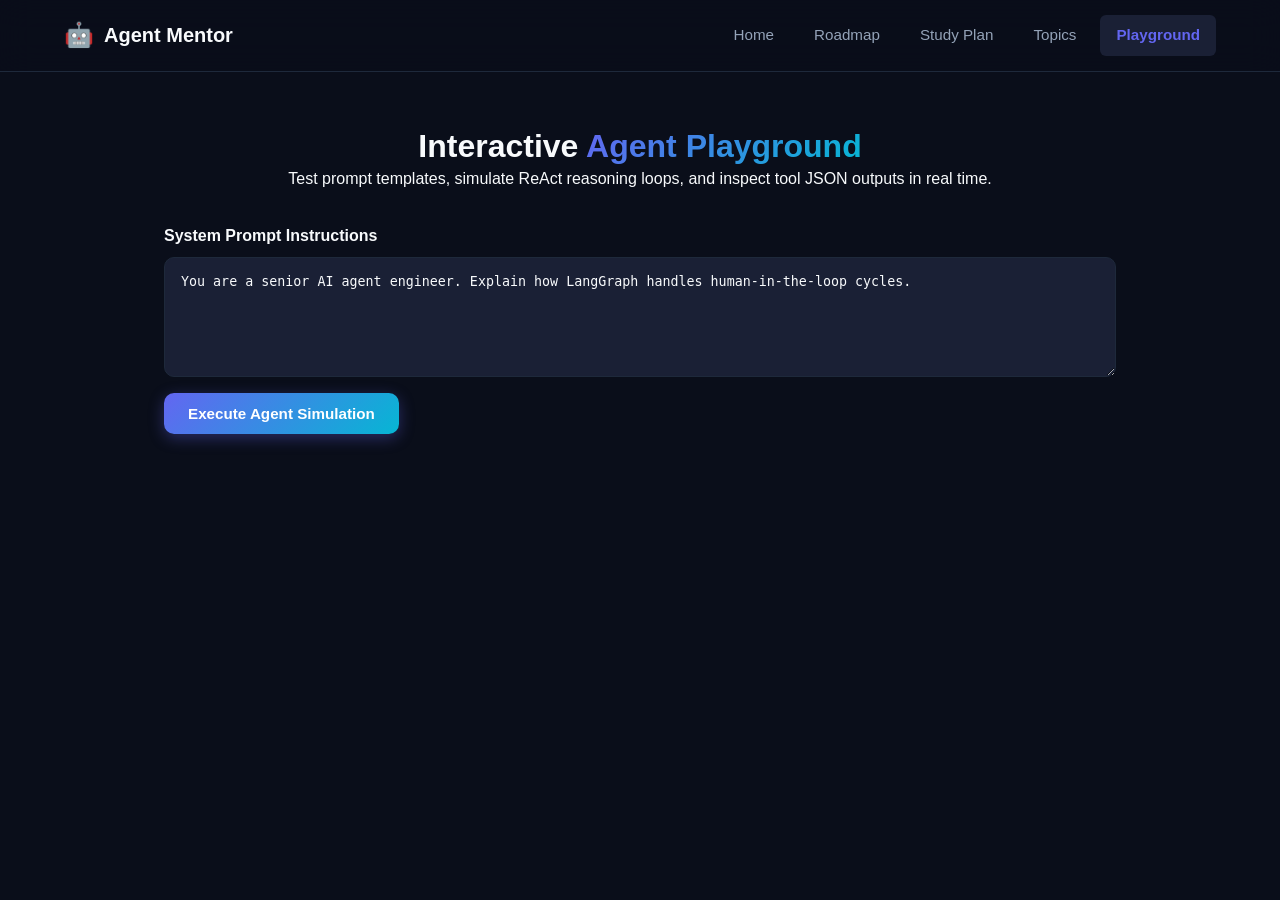
<file: playground.html>
&#65279;<!DOCTYPE html>
<html lang="en" data-theme="dark">
<head>
    <meta charset="UTF-8">
    <meta name="viewport" content="width=device-width, initial-scale=1.0">
    <title>Agent Prompt & Tool Playground | Agent Mentor</title>
    <link rel="stylesheet" href="css/variables.css">
    <link rel="stylesheet" href="css/reset.css">
    <link rel="stylesheet" href="css/base.css">
    <link rel="stylesheet" href="css/components.css">
    <link rel="stylesheet" href="css/layout.css">
    <link rel="stylesheet" href="css/responsive.css">
</head>
<body>
    <nav class="navbar" id="navbar">
        <div class="nav-container">
            <a href="index.html" class="nav-logo">
                <span class="logo-icon">&#129302;</span>
                <span class="logo-text">Agent Mentor</span>
            </a>
            <ul class="nav-links">
                <li><a href="index.html" class="nav-link">Home</a></li>
                <li><a href="roadmap.html" class="nav-link">Roadmap</a></li>
                <li><a href="studyplan.html" class="nav-link">Study Plan</a></li>
                <li><a href="topics.html" class="nav-link">Topics</a></li>
                <li><a href="playground.html" class="nav-link active">Playground</a></li>
            </ul>
        </div>
    </nav>
    <main style="padding-top: 100px; max-width: 1000px; margin: 0 auto; padding-left: 1.5rem; padding-right: 1.5rem;">
        <div class="text-center" style="margin-bottom: 2rem;">
            <h1>Interactive <span class="gradient-text">Agent Playground</span></h1>
            <p>Test prompt templates, simulate ReAct reasoning loops, and inspect tool JSON outputs in real time.</p>
        </div>
        <div class="card" style="margin-bottom: 2rem;">
            <label style="font-weight: 600; display: block; margin-bottom: 0.5rem;">System Prompt Instructions</label>
            <textarea id="promptInput" style="width: 100%; min-height: 120px; background: var(--bg-tertiary); color: var(--text-primary); border: 1px solid var(--border); border-radius: var(--radius-md); padding: 1rem; font-family: var(--font-code); margin-bottom: 1rem;">You are a senior AI agent engineer. Explain how LangGraph handles human-in-the-loop cycles.</textarea>
            <button class="btn btn-primary" onclick="simulateAgent()">Execute Agent Simulation</button>
        </div>
        <div class="card" id="outputCard" style="display: none;">
            <h3>Simulation Trajectory Log</h3>
            <pre style="background: var(--bg-code); padding: 1rem; border-radius: var(--radius-md); margin-top: 1rem; overflow-x: auto;"><code id="outputLog"></code></pre>
        </div>
    </main>
    <script>
    function simulateAgent() {
        const out = document.getElementById('outputCard');
        const log = document.getElementById('outputLog');
        out.style.display = 'block';
        log.textContent = '&#128640; Booting Agent Loop...\\n[Step 1] Reasoning over system prompt...\\n[Step 2] Selected Tool: query_knowledge_graph()\\n[Step 3] Observation: LangGraph uses checkpointers (MemorySaver) and interrupts.\\n[Step 4] Final Synthesis Complete.';
    }
    </script>
</body>
</html>
</file>
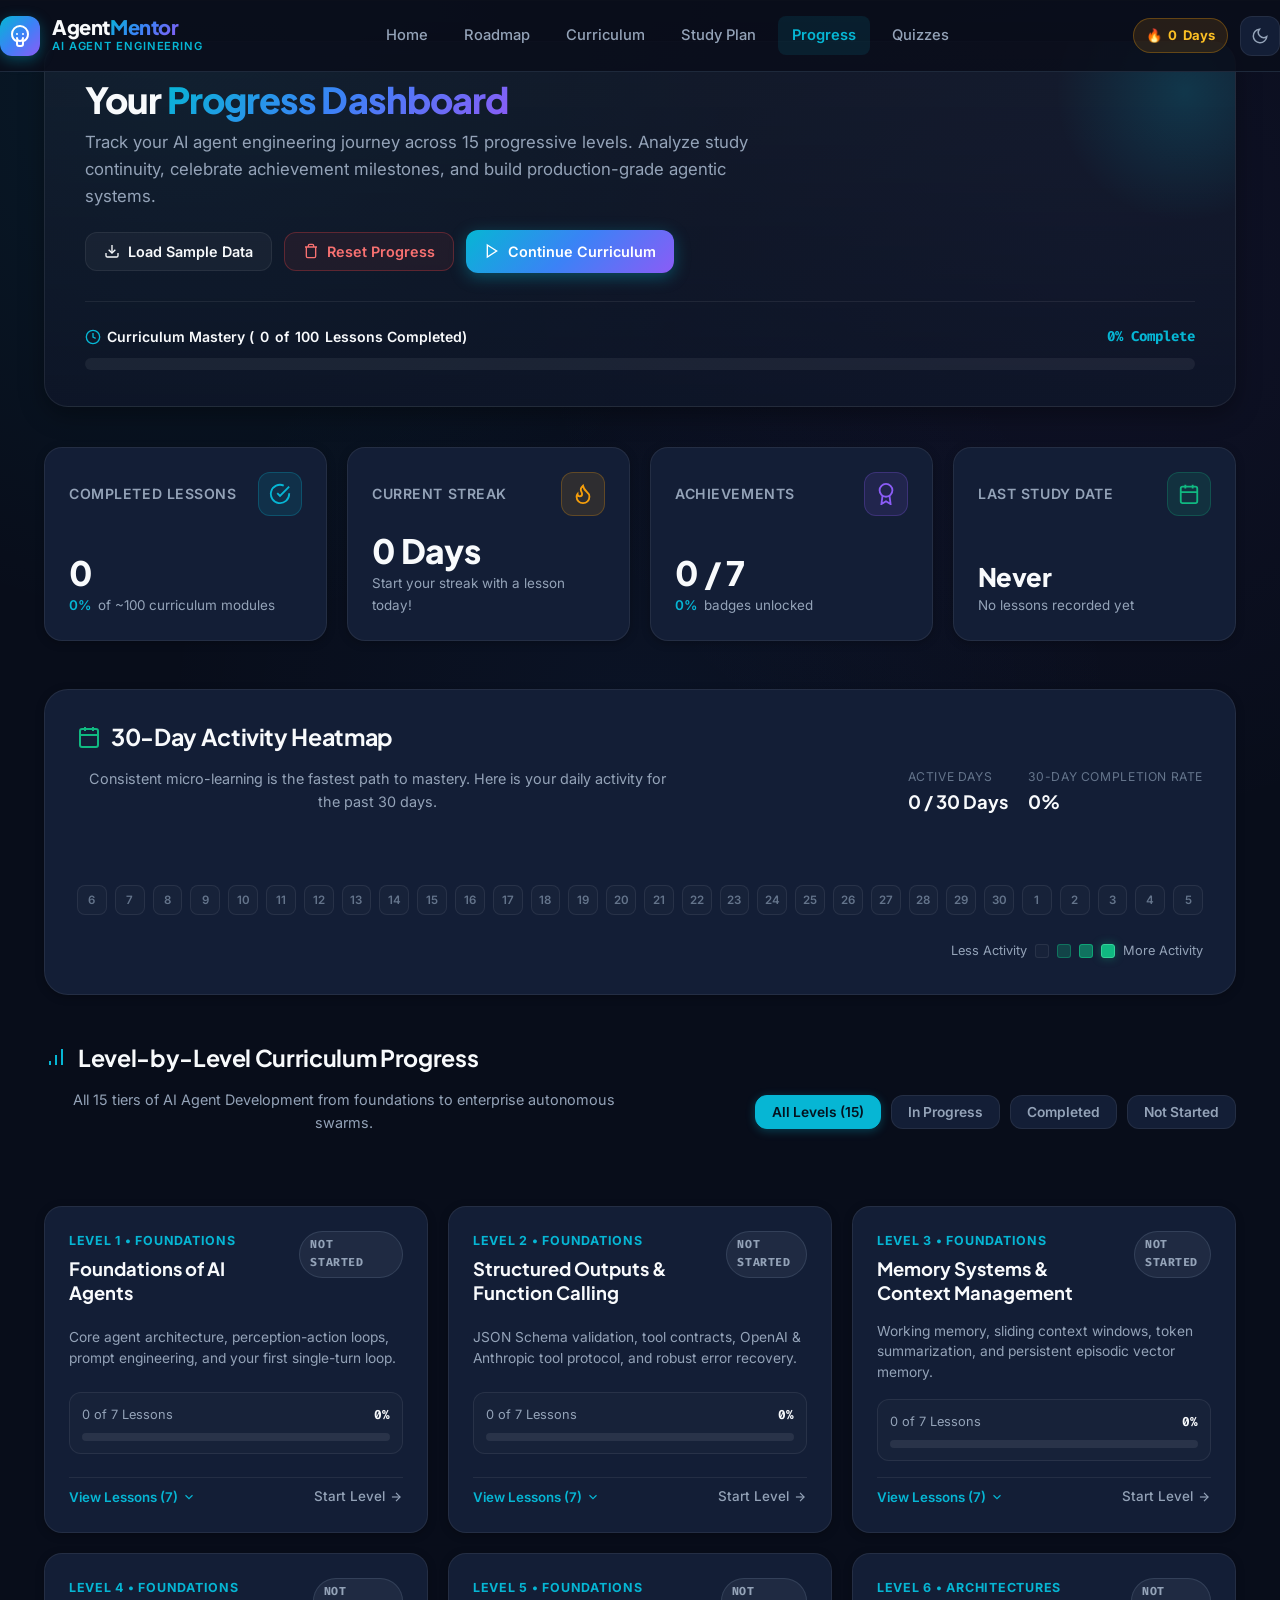
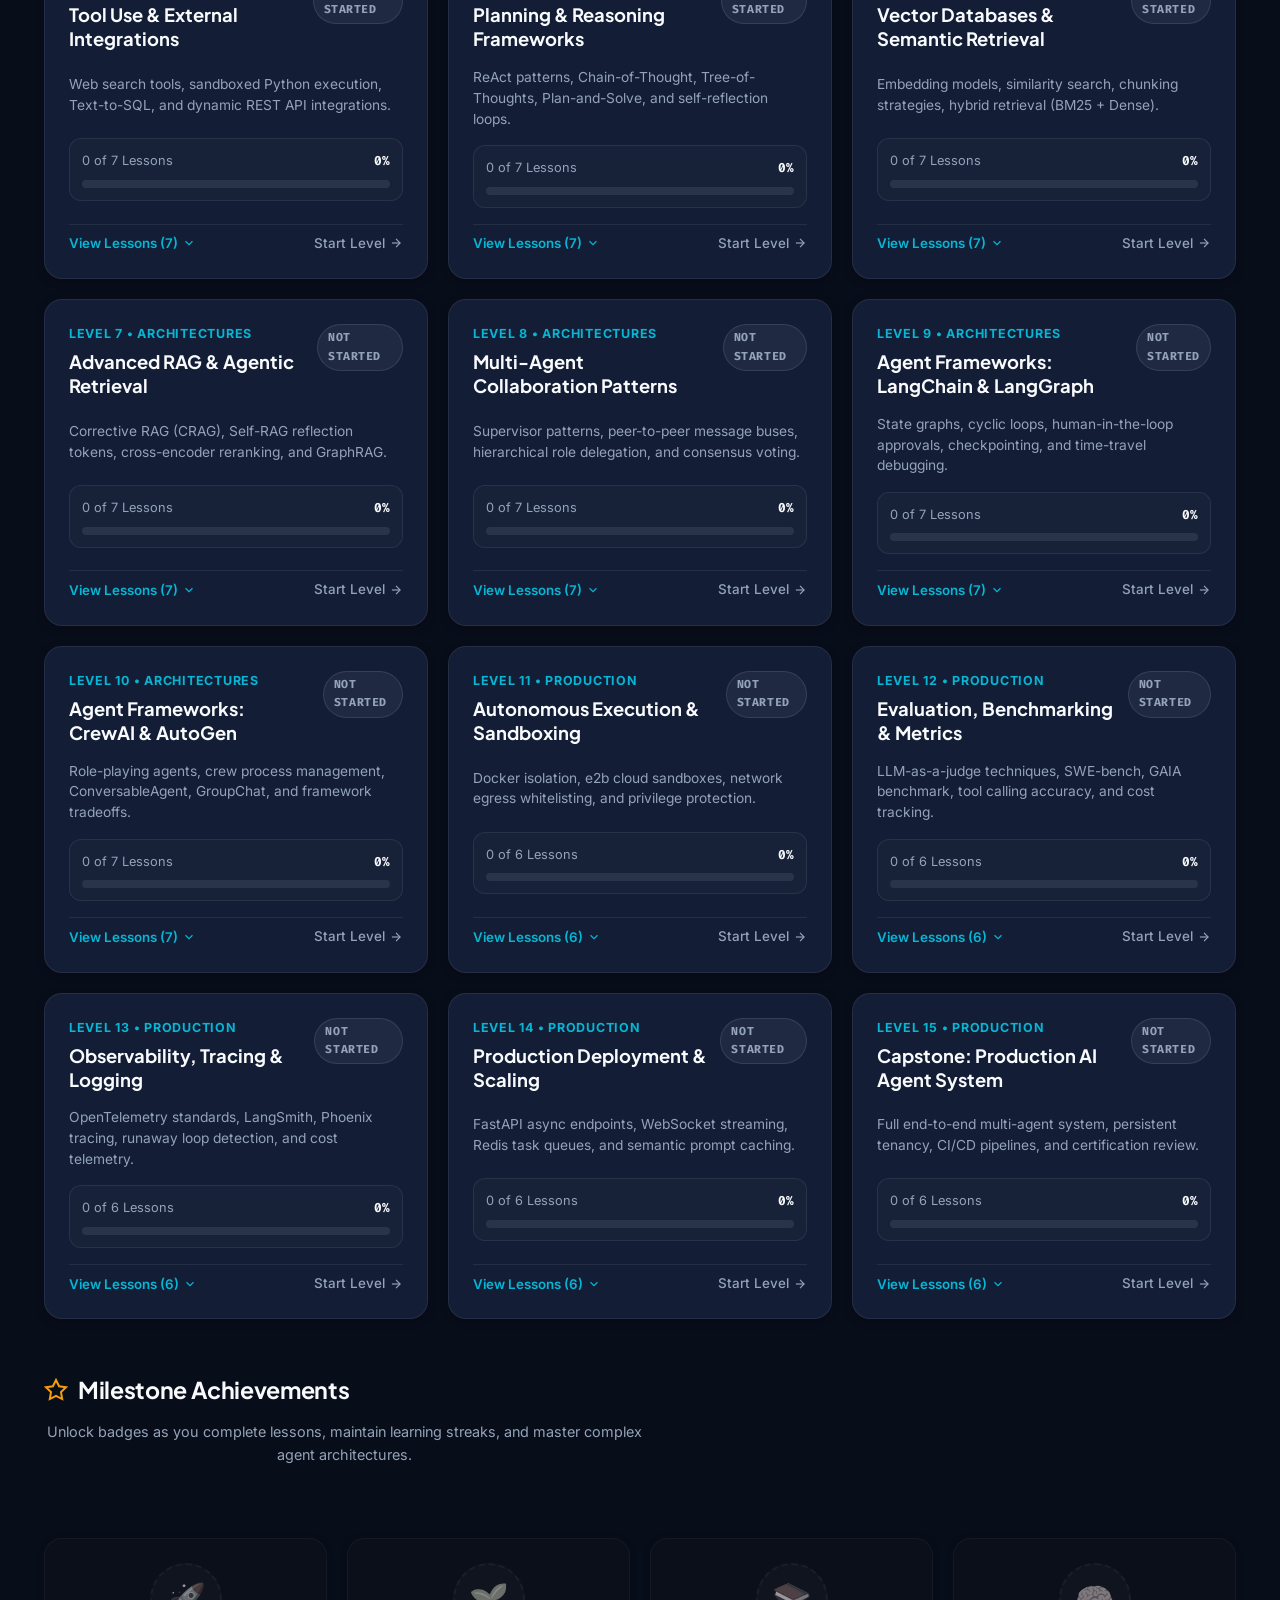
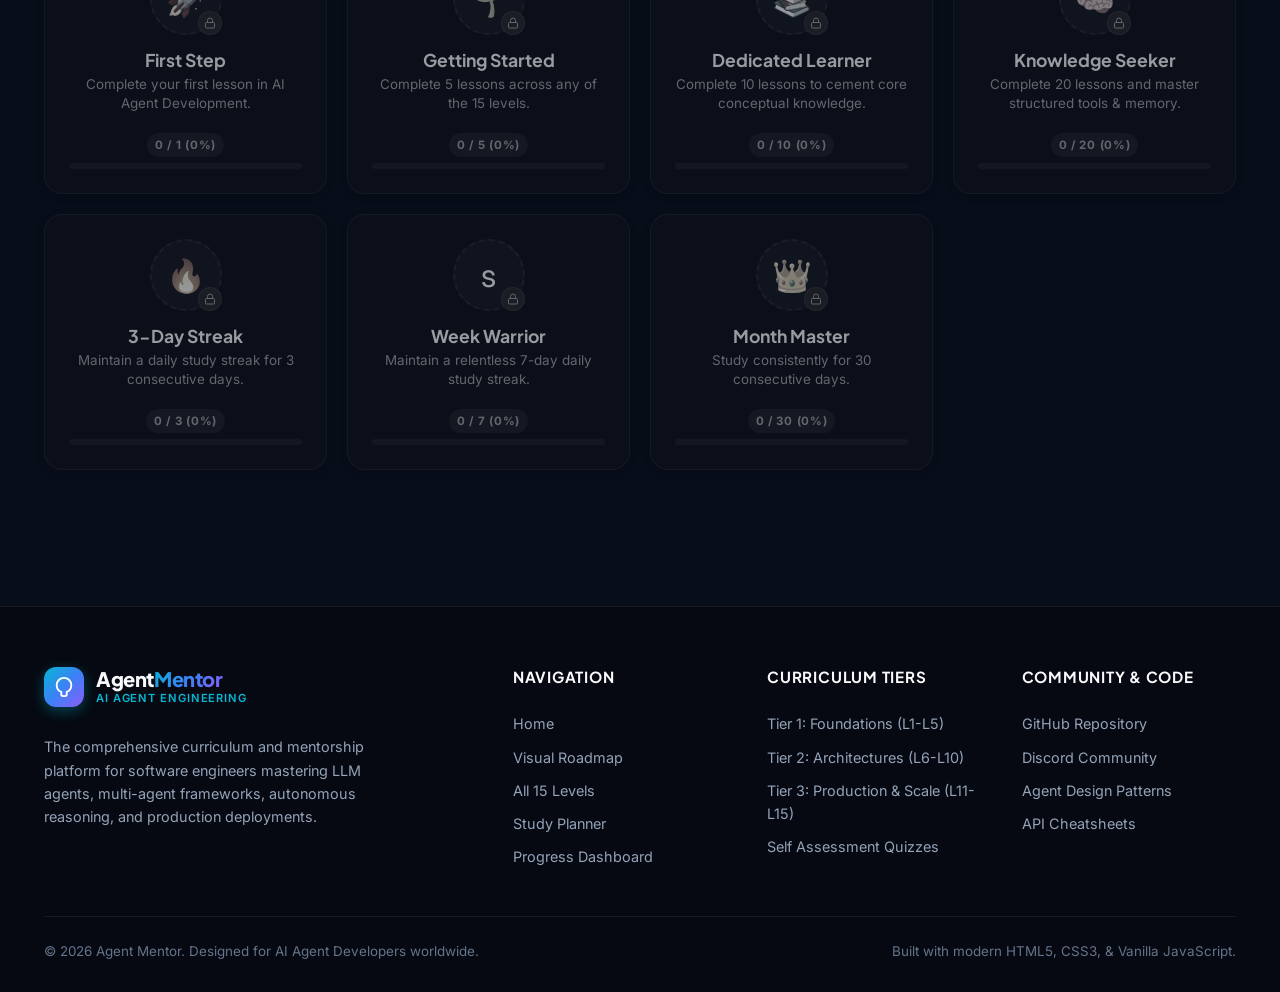
<file: progress.html>
<!DOCTYPE html>
<html lang="en" data-theme="dark">
<head>
  <meta charset="UTF-8">
  <meta name="viewport" content="width=device-width, initial-scale=1.0">
  <meta name="description" content="Track your AI Agent Developer learning journey across all 15 curriculum levels. Monitor completed lessons, streaks, achievements, and study heatmap.">
  <meta name="theme-color" content="#0B0F19">
  <title>Progress Dashboard | Agent Mentor - AI Agent Developer Curriculum</title>

  <!-- Google Fonts Preconnect -->
  <link rel="preconnect" href="https://fonts.googleapis.com">
  <link rel="preconnect" href="https://fonts.gstatic.com" crossorigin>
  <link href="https://fonts.googleapis.com/css2?family=Fira+Code:wght@400;500;600&family=Inter:wght@300;400;500;600;700;800&family=Plus+Jakarta+Sans:wght@600;700;800&display=swap" rel="stylesheet">

  <!-- Project Core Stylesheets -->
  <link rel="stylesheet" href="css/variables.css">
  <link rel="stylesheet" href="css/reset.css">
  <link rel="stylesheet" href="css/base.css">
  <link rel="stylesheet" href="css/components.css">
  <link rel="stylesheet" href="css/layout.css">
  <link rel="stylesheet" href="css/responsive.css">

  <!-- Self-contained production-grade fallback styles for standalone resilience -->
  <style>
    :root {
      --bg-primary: #080D1A;
      --bg-secondary: #0F172A;
      --bg-card: #131E36;
      --bg-card-hover: #182645;
      --bg-card-subtle: rgba(255, 255, 255, 0.02);
      --border-subtle: rgba(255, 255, 255, 0.07);
      --border-focus: rgba(6, 182, 212, 0.4);
      --text-main: #F8FAFC;
      --text-muted: #94A3B8;
      --text-dim: #64748B;
      --accent-cyan: #06B6D4;
      --accent-blue: #3B82F6;
      --accent-purple: #8B5CF6;
      --accent-gold: #F59E0B;
      --accent-emerald: #10B981;
      --accent-rose: #F43F5E;
      --gradient-brand: linear-gradient(135deg, #06B6D4 0%, #3B82F6 50%, #8B5CF6 100%);
      --gradient-gold: linear-gradient(135deg, #F59E0B 0%, #FBBF24 50%, #D97706 100%);
      --gradient-card: linear-gradient(180deg, rgba(30, 41, 59, 0.45) 0%, rgba(15, 23, 42, 0.75) 100%);
      --font-sans: 'Inter', -apple-system, BlinkMacSystemFont, 'Segoe UI', Roboto, sans-serif;
      --font-display: 'Plus Jakarta Sans', var(--font-sans);
      --font-mono: 'Fira Code', monospace;
      --radius-sm: 8px;
      --radius-md: 12px;
      --radius-lg: 18px;
      --radius-xl: 24px;
      --shadow-sm: 0 2px 8px rgba(0, 0, 0, 0.25);
      --shadow-md: 0 8px 24px rgba(0, 0, 0, 0.35);
      --shadow-lg: 0 16px 40px rgba(0, 0, 0, 0.45);
      --shadow-glow-cyan: 0 0 25px rgba(6, 182, 212, 0.25);
      --shadow-glow-gold: 0 0 25px rgba(245, 158, 11, 0.3);
      --transition: all 0.25s cubic-bezier(0.16, 1, 0.3, 1);
    }

    [data-theme="light"] {
      --bg-primary: #F8FAFC;
      --bg-secondary: #FFFFFF;
      --bg-card: #FFFFFF;
      --bg-card-hover: #F1F5F9;
      --bg-card-subtle: rgba(0, 0, 0, 0.02);
      --border-subtle: #E2E8F0;
      --border-focus: rgba(6, 182, 212, 0.5);
      --text-main: #0F172A;
      --text-muted: #475569;
      --text-dim: #94A3B8;
      --gradient-card: linear-gradient(180deg, #FFFFFF 0%, #F8FAFC 100%);
      --shadow-sm: 0 2px 8px rgba(15, 23, 42, 0.06);
      --shadow-md: 0 8px 24px rgba(15, 23, 42, 0.08);
      --shadow-lg: 0 16px 40px rgba(15, 23, 42, 0.12);
    }

    /* Core Page Styling */
    *, *::before, *::after {
      box-sizing: border-box;
      margin: 0;
      padding: 0;
    }

    body {
      background-color: var(--bg-primary);
      color: var(--text-main);
      font-family: var(--font-sans);
      line-height: 1.6;
      min-height: 100vh;
      display: flex;
      flex-direction: column;
      overflow-x: hidden;
      -webkit-font-smoothing: antialiased;
      background-image: 
        radial-gradient(circle at 15% 10%, rgba(6, 182, 212, 0.08) 0%, transparent 40%),
        radial-gradient(circle at 85% 30%, rgba(139, 92, 246, 0.06) 0%, transparent 45%),
        radial-gradient(circle at 50% 80%, rgba(59, 130, 246, 0.05) 0%, transparent 50%);
      background-attachment: fixed;
    }

    a {
      color: inherit;
      text-decoration: none;
    }

    button {
      font-family: inherit;
      cursor: pointer;
      border: none;
      background: none;
    }

    .container {
      width: 100%;
      max-width: 1240px;
      margin: 0 auto;
      padding: 0 24px;
    }

    /* Navbar */
    .site-header {
      position: sticky;
      top: 0;
      z-index: 100;
      background: rgba(8, 13, 26, 0.85);
      backdrop-filter: blur(16px);
      -webkit-backdrop-filter: blur(16px);
      border-bottom: 1px solid var(--border-subtle);
      transition: var(--transition);
    }
    [data-theme="light"] .site-header {
      background: rgba(255, 255, 255, 0.88);
    }

    .navbar {
      display: flex;
      align-items: center;
      justify-content: space-between;
      height: 72px;
      gap: 16px;
    }

    .brand-link {
      display: flex;
      align-items: center;
      gap: 12px;
      text-decoration: none;
    }

    .brand-logo-icon {
      width: 40px;
      height: 40px;
      border-radius: var(--radius-md);
      background: var(--gradient-brand);
      display: flex;
      align-items: center;
      justify-content: center;
      box-shadow: 0 4px 14px rgba(6, 182, 212, 0.35);
      color: #FFFFFF;
      flex-shrink: 0;
    }

    .brand-meta {
      display: flex;
      flex-direction: column;
    }

    .brand-title {
      font-family: var(--font-display);
      font-size: 1.25rem;
      font-weight: 800;
      letter-spacing: -0.02em;
      color: var(--text-main);
      line-height: 1.1;
    }

    .brand-title span {
      background: var(--gradient-brand);
      -webkit-background-clip: text;
      -webkit-text-fill-color: transparent;
    }

    .brand-tag {
      font-size: 0.7rem;
      font-weight: 600;
      text-transform: uppercase;
      letter-spacing: 0.08em;
      color: var(--accent-cyan);
    }

    .nav-menu {
      display: flex;
      align-items: center;
      gap: 8px;
      list-style: none;
    }

    .nav-item a {
      display: block;
      padding: 8px 14px;
      font-size: 0.92rem;
      font-weight: 500;
      color: var(--text-muted);
      border-radius: var(--radius-sm);
      transition: var(--transition);
    }

    .nav-item a:hover {
      color: var(--text-main);
      background: rgba(255, 255, 255, 0.05);
    }
    [data-theme="light"] .nav-item a:hover {
      background: rgba(0, 0, 0, 0.05);
    }

    .nav-item a.active {
      color: var(--accent-cyan);
      background: rgba(6, 182, 212, 0.1);
      font-weight: 600;
    }

    .nav-actions {
      display: flex;
      align-items: center;
      gap: 12px;
    }

    .streak-badge {
      display: inline-flex;
      align-items: center;
      gap: 6px;
      padding: 6px 12px;
      background: rgba(245, 158, 11, 0.12);
      border: 1px solid rgba(245, 158, 11, 0.3);
      border-radius: 999px;
      font-size: 0.82rem;
      font-weight: 700;
      color: #FBBF24;
      white-space: nowrap;
    }

    .streak-badge .flame-icon {
      animation: pulseFlame 1.8s infinite ease-in-out;
    }

    @keyframes pulseFlame {
      0%, 100% { transform: scale(1); filter: drop-shadow(0 0 2px rgba(245, 158, 11, 0.4)); }
      50% { transform: scale(1.18); filter: drop-shadow(0 0 8px rgba(245, 158, 11, 0.8)); }
    }

    .theme-toggle-btn {
      width: 40px;
      height: 40px;
      border-radius: var(--radius-md);
      border: 1px solid var(--border-subtle);
      background: var(--bg-card);
      color: var(--text-muted);
      display: flex;
      align-items: center;
      justify-content: center;
      transition: var(--transition);
    }

    .theme-toggle-btn:hover {
      color: var(--text-main);
      border-color: var(--border-focus);
      background: var(--bg-card-hover);
    }

    .mobile-toggle {
      display: none;
      width: 40px;
      height: 40px;
      border-radius: var(--radius-md);
      border: 1px solid var(--border-subtle);
      background: var(--bg-card);
      color: var(--text-main);
      align-items: center;
      justify-content: center;
    }

    /* Main Content Layout */
    .main-content {
      flex: 1;
      padding: 40px 0 80px;
    }

    /* Hero Section */
    .dashboard-hero {
      position: relative;
      margin-bottom: 40px;
    }

    .hero-wrapper {
      display: flex;
      flex-direction: column;
      gap: 16px;
      border-radius: var(--radius-xl);
      background: var(--gradient-card);
      border: 1px solid var(--border-subtle);
      padding: 36px 40px;
      box-shadow: var(--shadow-md);
      position: relative;
      overflow: hidden;
    }

    .hero-wrapper::before {
      content: '';
      position: absolute;
      top: -80px;
      right: -80px;
      width: 260px;
      height: 260px;
      border-radius: 50%;
      background: radial-gradient(circle, rgba(6, 182, 212, 0.18) 0%, transparent 70%);
      pointer-events: none;
    }

    .hero-top-row {
      display: flex;
      align-items: center;
      justify-content: space-between;
      flex-wrap: wrap;
      gap: 20px;
    }

    .hero-header-text h1 {
      font-family: var(--font-display);
      font-size: 2.25rem;
      font-weight: 800;
      letter-spacing: -0.025em;
      line-height: 1.2;
      color: var(--text-main);
      margin-bottom: 8px;
    }

    .hero-header-text h1 span {
      background: var(--gradient-brand);
      -webkit-background-clip: text;
      -webkit-text-fill-color: transparent;
    }

    .hero-header-text p {
      color: var(--text-muted);
      font-size: 1.05rem;
      max-width: 680px;
    }

    .hero-actions {
      display: flex;
      align-items: center;
      gap: 12px;
      flex-wrap: wrap;
    }

    .btn {
      display: inline-flex;
      align-items: center;
      justify-content: center;
      gap: 8px;
      padding: 10px 18px;
      font-size: 0.9rem;
      font-weight: 600;
      border-radius: var(--radius-md);
      transition: var(--transition);
      white-space: nowrap;
    }

    .btn-primary {
      background: var(--gradient-brand);
      color: #FFFFFF;
      box-shadow: 0 4px 16px rgba(6, 182, 212, 0.35);
    }
    .btn-primary:hover {
      opacity: 0.94;
      transform: translateY(-1px);
      box-shadow: 0 6px 20px rgba(6, 182, 212, 0.45);
    }

    .btn-outline {
      background: rgba(255, 255, 255, 0.04);
      border: 1px solid var(--border-subtle);
      color: var(--text-main);
    }
    .btn-outline:hover {
      background: rgba(255, 255, 255, 0.08);
      border-color: var(--border-focus);
    }

    .btn-danger-outline {
      background: rgba(239, 68, 68, 0.08);
      border: 1px solid rgba(239, 68, 68, 0.3);
      color: #F87171;
    }
    .btn-danger-outline:hover {
      background: rgba(239, 68, 68, 0.16);
      border-color: #EF4444;
      color: #FCA5A5;
    }

    /* Overall Completion Bar inside Hero */
    .hero-progress-banner {
      margin-top: 12px;
      padding-top: 24px;
      border-top: 1px solid var(--border-subtle);
      display: flex;
      flex-direction: column;
      gap: 10px;
    }

    .hero-progress-labels {
      display: flex;
      align-items: center;
      justify-content: space-between;
      font-size: 0.88rem;
    }

    .hero-progress-labels .curr-status {
      font-weight: 600;
      color: var(--text-main);
      display: flex;
      align-items: center;
      gap: 6px;
    }

    .hero-progress-labels .percentage-val {
      font-family: var(--font-mono);
      font-weight: 700;
      color: var(--accent-cyan);
    }

    .progress-track {
      width: 100%;
      height: 12px;
      background: rgba(255, 255, 255, 0.06);
      border-radius: 999px;
      overflow: hidden;
      position: relative;
    }
    [data-theme="light"] .progress-track {
      background: rgba(0, 0, 0, 0.08);
    }

    .progress-fill {
      height: 100%;
      border-radius: 999px;
      background: var(--gradient-brand);
      transition: width 0.8s cubic-bezier(0.16, 1, 0.3, 1);
      position: relative;
    }

    .progress-fill::after {
      content: '';
      position: absolute;
      top: 0;
      left: 0;
      right: 0;
      bottom: 0;
      background: linear-gradient(90deg, transparent, rgba(255, 255, 255, 0.25), transparent);
      animation: progressGleam 2.5s infinite;
    }

    @keyframes progressGleam {
      0% { transform: translateX(-100%); }
      100% { transform: translateX(100%); }
    }

    /* Section Headers */
    .section-header {
      display: flex;
      align-items: center;
      justify-content: space-between;
      margin-bottom: 24px;
      flex-wrap: wrap;
      gap: 16px;
    }

    .section-title-group {
      display: flex;
      flex-direction: column;
      gap: 4px;
    }

    .section-title {
      font-family: var(--font-display);
      font-size: 1.45rem;
      font-weight: 700;
      letter-spacing: -0.015em;
      color: var(--text-main);
      display: flex;
      align-items: center;
      gap: 10px;
    }

    .section-subtitle {
      font-size: 0.9rem;
      color: var(--text-muted);
    }

    /* Stats Cards Grid */
    .stats-grid {
      display: grid;
      grid-template-columns: repeat(4, 1fr);
      gap: 20px;
      margin-bottom: 48px;
    }

    .stat-card {
      background: var(--bg-card);
      border: 1px solid var(--border-subtle);
      border-radius: var(--radius-lg);
      padding: 24px;
      display: flex;
      flex-direction: column;
      justify-content: space-between;
      gap: 16px;
      box-shadow: var(--shadow-sm);
      position: relative;
      overflow: hidden;
      transition: var(--transition);
    }

    .stat-card:hover {
      transform: translateY(-3px);
      box-shadow: var(--shadow-md);
      border-color: var(--border-focus);
    }

    .stat-card-header {
      display: flex;
      align-items: center;
      justify-content: space-between;
    }

    .stat-card-title {
      font-size: 0.88rem;
      font-weight: 600;
      color: var(--text-muted);
      text-transform: uppercase;
      letter-spacing: 0.04em;
    }

    .stat-icon-wrapper {
      width: 44px;
      height: 44px;
      border-radius: var(--radius-md);
      display: flex;
      align-items: center;
      justify-content: center;
      font-size: 1.25rem;
    }

    .stat-icon-cyan {
      background: rgba(6, 182, 212, 0.12);
      color: var(--accent-cyan);
      border: 1px solid rgba(6, 182, 212, 0.25);
    }

    .stat-icon-amber {
      background: rgba(245, 158, 11, 0.12);
      color: var(--accent-gold);
      border: 1px solid rgba(245, 158, 11, 0.25);
    }

    .stat-icon-purple {
      background: rgba(139, 92, 246, 0.12);
      color: var(--accent-purple);
      border: 1px solid rgba(139, 92, 246, 0.25);
    }

    .stat-icon-emerald {
      background: rgba(16, 185, 129, 0.12);
      color: var(--accent-emerald);
      border: 1px solid rgba(16, 185, 129, 0.25);
    }

    .stat-body {
      display: flex;
      flex-direction: column;
      gap: 4px;
    }

    .stat-number {
      font-family: var(--font-display);
      font-size: 2.1rem;
      font-weight: 800;
      color: var(--text-main);
      line-height: 1.1;
      letter-spacing: -0.02em;
    }

    .stat-meta {
      font-size: 0.84rem;
      color: var(--text-muted);
      display: flex;
      align-items: center;
      gap: 6px;
    }

    .stat-meta .stat-subtag {
      font-weight: 600;
      color: var(--accent-cyan);
    }

    /* Study Calendar Heatmap */
    .heatmap-section {
      background: var(--bg-card);
      border: 1px solid var(--border-subtle);
      border-radius: var(--radius-xl);
      padding: 32px;
      margin-bottom: 48px;
      box-shadow: var(--shadow-sm);
    }

    .heatmap-controls-row {
      display: flex;
      align-items: center;
      justify-content: space-between;
      margin-bottom: 24px;
      flex-wrap: wrap;
      gap: 16px;
    }

    .heatmap-stats-summary {
      display: flex;
      align-items: center;
      gap: 20px;
      flex-wrap: wrap;
    }

    .heatmap-stat-item {
      display: flex;
      flex-direction: column;
    }

    .heatmap-stat-label {
      font-size: 0.76rem;
      color: var(--text-dim);
      text-transform: uppercase;
      letter-spacing: 0.05em;
    }

    .heatmap-stat-value {
      font-family: var(--font-display);
      font-size: 1.15rem;
      font-weight: 700;
      color: var(--text-main);
    }

    .heatmap-grid-container {
      width: 100%;
      overflow-x: auto;
      padding-bottom: 8px;
    }

    .heatmap-grid {
      display: grid;
      grid-template-columns: repeat(30, minmax(28px, 1fr));
      gap: 8px;
      min-width: 840px;
    }

    .heatmap-cell {
      aspect-ratio: 1;
      border-radius: var(--radius-sm);
      border: 1px solid var(--border-subtle);
      position: relative;
      cursor: pointer;
      transition: var(--transition);
      display: flex;
      align-items: center;
      justify-content: center;
      font-size: 0.72rem;
      font-weight: 600;
      color: var(--text-dim);
    }

    .heatmap-cell:hover {
      transform: scale(1.15);
      z-index: 10;
      box-shadow: 0 4px 12px rgba(0, 0, 0, 0.4);
      border-color: var(--accent-cyan);
    }

    .heatmap-cell.level-0 {
      background: rgba(255, 255, 255, 0.02);
      color: var(--text-dim);
    }
    .heatmap-cell.level-1 {
      background: rgba(16, 185, 129, 0.25);
      border-color: rgba(16, 185, 129, 0.4);
      color: #A7F3D0;
    }
    .heatmap-cell.level-2 {
      background: rgba(16, 185, 129, 0.55);
      border-color: rgba(16, 185, 129, 0.7);
      color: #ECFDF5;
    }
    .heatmap-cell.level-3 {
      background: #10B981;
      border-color: #34D399;
      color: #022C22;
      box-shadow: 0 0 10px rgba(16, 185, 129, 0.4);
    }

    .heatmap-legend {
      display: flex;
      align-items: center;
      justify-content: flex-end;
      gap: 8px;
      margin-top: 18px;
      font-size: 0.8rem;
      color: var(--text-muted);
    }

    .legend-box {
      width: 14px;
      height: 14px;
      border-radius: 3px;
    }

    /* Level-by-Level Section */
    .levels-section {
      margin-bottom: 56px;
    }

    .filter-bar {
      display: flex;
      align-items: center;
      gap: 10px;
      flex-wrap: wrap;
    }

    .filter-btn {
      padding: 8px 16px;
      border-radius: var(--radius-md);
      font-size: 0.86rem;
      font-weight: 600;
      border: 1px solid var(--border-subtle);
      background: var(--bg-card);
      color: var(--text-muted);
      transition: var(--transition);
    }

    .filter-btn:hover {
      color: var(--text-main);
      background: var(--bg-card-hover);
    }

    .filter-btn.active {
      background: var(--accent-cyan);
      color: #04121F;
      border-color: var(--accent-cyan);
      box-shadow: 0 2px 10px rgba(6, 182, 212, 0.3);
    }

    .levels-grid {
      display: grid;
      grid-template-columns: repeat(auto-fill, minmax(360px, 1fr));
      gap: 20px;
      margin-top: 20px;
    }

    .level-card {
      background: var(--bg-card);
      border: 1px solid var(--border-subtle);
      border-radius: var(--radius-lg);
      padding: 24px;
      display: flex;
      flex-direction: column;
      justify-content: space-between;
      gap: 16px;
      box-shadow: var(--shadow-sm);
      transition: var(--transition);
      position: relative;
    }

    .level-card:hover {
      transform: translateY(-2px);
      box-shadow: var(--shadow-md);
      border-color: rgba(6, 182, 212, 0.35);
    }

    .level-card.status-completed {
      border-color: rgba(16, 185, 129, 0.35);
    }

    .level-card.status-in-progress {
      border-color: rgba(6, 182, 212, 0.4);
    }

    .level-card-header {
      display: flex;
      align-items: flex-start;
      justify-content: space-between;
      gap: 12px;
    }

    .level-badge-pill {
      font-size: 0.72rem;
      font-family: var(--font-mono);
      font-weight: 700;
      padding: 4px 10px;
      border-radius: 999px;
      text-transform: uppercase;
      letter-spacing: 0.05em;
    }

    .status-badge-not-started {
      background: rgba(100, 116, 139, 0.15);
      color: #94A3B8;
      border: 1px solid rgba(100, 116, 139, 0.3);
    }

    .status-badge-in-progress {
      background: rgba(6, 182, 212, 0.15);
      color: #38BDF8;
      border: 1px solid rgba(6, 182, 212, 0.35);
    }

    .status-badge-completed {
      background: rgba(16, 185, 129, 0.15);
      color: #34D399;
      border: 1px solid rgba(16, 185, 129, 0.35);
    }

    .level-info {
      display: flex;
      flex-direction: column;
      gap: 6px;
    }

    .level-number-tag {
      font-size: 0.78rem;
      font-weight: 700;
      color: var(--accent-cyan);
      text-transform: uppercase;
      letter-spacing: 0.06em;
    }

    .level-title {
      font-family: var(--font-display);
      font-size: 1.15rem;
      font-weight: 700;
      color: var(--text-main);
      line-height: 1.3;
    }

    .level-description {
      font-size: 0.86rem;
      color: var(--text-muted);
      line-height: 1.5;
    }

    .level-progress-block {
      display: flex;
      flex-direction: column;
      gap: 8px;
      background: var(--bg-card-subtle);
      padding: 12px;
      border-radius: var(--radius-md);
      border: 1px solid var(--border-subtle);
    }

    .level-progress-meta {
      display: flex;
      align-items: center;
      justify-content: space-between;
      font-size: 0.8rem;
    }

    .level-lesson-count {
      color: var(--text-muted);
    }

    .level-percentage {
      font-family: var(--font-mono);
      font-weight: 700;
      color: var(--text-main);
    }

    .level-track {
      width: 100%;
      height: 8px;
      background: rgba(255, 255, 255, 0.08);
      border-radius: 999px;
      overflow: hidden;
    }
    [data-theme="light"] .level-track {
      background: rgba(0, 0, 0, 0.08);
    }

    .level-fill {
      height: 100%;
      border-radius: 999px;
      transition: width 0.6s ease;
    }

    .level-fill.completed {
      background: #10B981;
    }

    .level-fill.in-progress {
      background: var(--gradient-brand);
    }

    .level-fill.not-started {
      background: transparent;
    }

    .level-actions {
      display: flex;
      align-items: center;
      justify-content: space-between;
      padding-top: 8px;
      border-top: 1px solid var(--border-subtle);
      font-size: 0.84rem;
    }

    .toggle-lessons-btn {
      color: var(--accent-cyan);
      font-weight: 600;
      display: flex;
      align-items: center;
      gap: 4px;
      transition: var(--transition);
    }

    .toggle-lessons-btn:hover {
      text-decoration: underline;
    }

    .open-level-link {
      display: inline-flex;
      align-items: center;
      gap: 4px;
      color: var(--text-muted);
      font-weight: 500;
      transition: var(--transition);
    }

    .open-level-link:hover {
      color: var(--text-main);
    }

    /* Collapsible lesson item list */
    .level-lessons-drawer {
      display: none;
      flex-direction: column;
      gap: 6px;
      margin-top: 10px;
      padding-top: 12px;
      border-top: 1px dashed var(--border-subtle);
      max-height: 240px;
      overflow-y: auto;
    }

    .level-lessons-drawer.open {
      display: flex;
    }

    .lesson-item-row {
      display: flex;
      align-items: center;
      justify-content: space-between;
      padding: 6px 10px;
      border-radius: var(--radius-sm);
      background: rgba(255, 255, 255, 0.02);
      font-size: 0.82rem;
      transition: var(--transition);
    }

    .lesson-item-row:hover {
      background: rgba(255, 255, 255, 0.05);
    }

    .lesson-item-title {
      display: flex;
      align-items: center;
      gap: 8px;
      color: var(--text-main);
    }

    .lesson-checkbox-btn {
      width: 18px;
      height: 18px;
      border-radius: 4px;
      border: 1px solid var(--border-subtle);
      display: flex;
      align-items: center;
      justify-content: center;
      transition: var(--transition);
      flex-shrink: 0;
    }

    .lesson-checkbox-btn.checked {
      background: #10B981;
      border-color: #10B981;
      color: #FFFFFF;
    }

    /* Achievements Grid */
    .achievements-section {
      margin-bottom: 56px;
    }

    .achievements-grid {
      display: grid;
      grid-template-columns: repeat(auto-fill, minmax(280px, 1fr));
      gap: 20px;
      margin-top: 20px;
    }

    .badge-card {
      background: var(--bg-card);
      border: 1px solid var(--border-subtle);
      border-radius: var(--radius-lg);
      padding: 24px;
      display: flex;
      flex-direction: column;
      align-items: center;
      text-align: center;
      gap: 14px;
      position: relative;
      transition: var(--transition);
      box-shadow: var(--shadow-sm);
      overflow: hidden;
    }

    /* Locked Achievement */
    .badge-card.locked {
      opacity: 0.6;
      filter: grayscale(85%);
      background: rgba(15, 23, 42, 0.4);
    }

    .badge-card.locked:hover {
      opacity: 0.85;
      filter: grayscale(40%);
    }

    /* Unlocked Achievement */
    .badge-card.unlocked {
      border: 1px solid rgba(245, 158, 11, 0.45);
      background: linear-gradient(180deg, rgba(245, 158, 11, 0.06) 0%, rgba(19, 30, 54, 0.95) 100%);
      box-shadow: 0 4px 20px rgba(245, 158, 11, 0.15);
      animation: badgeGlowPulse 4s infinite ease-in-out;
    }

    @keyframes badgeGlowPulse {
      0%, 100% {
        box-shadow: 0 4px 20px rgba(245, 158, 11, 0.12);
        border-color: rgba(245, 158, 11, 0.4);
      }
      50% {
        box-shadow: 0 4px 30px rgba(245, 158, 11, 0.3);
        border-color: rgba(245, 158, 11, 0.7);
      }
    }

    .badge-card.unlocked::before {
      content: '';
      position: absolute;
      top: -50%;
      left: -50%;
      width: 200%;
      height: 200%;
      background: radial-gradient(circle, rgba(245, 158, 11, 0.12) 0%, transparent 60%);
      pointer-events: none;
    }

    .badge-icon-box {
      width: 72px;
      height: 72px;
      border-radius: 50%;
      display: flex;
      align-items: center;
      justify-content: center;
      font-size: 2rem;
      position: relative;
      background: rgba(255, 255, 255, 0.04);
      border: 2px dashed var(--border-subtle);
    }

    .badge-card.unlocked .badge-icon-box {
      background: var(--gradient-gold);
      border: 3px solid #FDE68A;
      box-shadow: var(--shadow-glow-gold);
      color: #000;
      animation: bounceMedal 2.5s infinite ease-in-out;
    }

    @keyframes bounceMedal {
      0%, 100% { transform: translateY(0); }
      50% { transform: translateY(-4px); }
    }

    .badge-lock-indicator {
      position: absolute;
      bottom: -2px;
      right: -2px;
      width: 24px;
      height: 24px;
      border-radius: 50%;
      background: #1E293B;
      border: 1px solid var(--border-subtle);
      display: flex;
      align-items: center;
      justify-content: center;
      font-size: 0.75rem;
      color: #94A3B8;
    }

    .badge-card.unlocked .badge-lock-indicator {
      background: #10B981;
      border-color: #A7F3D0;
      color: #FFFFFF;
    }

    .badge-info {
      display: flex;
      flex-direction: column;
      gap: 4px;
      width: 100%;
    }

    .badge-name {
      font-family: var(--font-display);
      font-size: 1.1rem;
      font-weight: 700;
      color: var(--text-main);
    }

    .badge-description {
      font-size: 0.84rem;
      color: var(--text-muted);
      line-height: 1.4;
    }

    .badge-progress-box {
      width: 100%;
      margin-top: 6px;
      display: flex;
      flex-direction: column;
      gap: 6px;
    }

    .badge-status-tag {
      font-size: 0.72rem;
      font-weight: 700;
      text-transform: uppercase;
      letter-spacing: 0.06em;
      padding: 3px 8px;
      border-radius: 999px;
      align-self: center;
    }

    .badge-card.locked .badge-status-tag {
      background: rgba(100, 116, 139, 0.15);
      color: #94A3B8;
    }

    .badge-card.unlocked .badge-status-tag {
      background: rgba(245, 158, 11, 0.15);
      color: #FBBF24;
      border: 1px solid rgba(245, 158, 11, 0.35);
    }

    /* Modal Backdrop & Dialog */
    .modal-backdrop {
      display: none;
      position: fixed;
      top: 0;
      left: 0;
      width: 100vw;
      height: 100vh;
      background: rgba(4, 7, 15, 0.8);
      backdrop-filter: blur(8px);
      -webkit-backdrop-filter: blur(8px);
      z-index: 1000;
      align-items: center;
      justify-content: center;
      padding: 20px;
      opacity: 0;
      transition: opacity 0.25s ease;
    }

    .modal-backdrop.open {
      display: flex;
      opacity: 1;
    }

    .modal-card {
      background: #0F172A;
      border: 1px solid rgba(239, 68, 68, 0.3);
      border-radius: var(--radius-xl);
      max-width: 480px;
      width: 100%;
      padding: 32px;
      box-shadow: 0 20px 50px rgba(0, 0, 0, 0.7);
      display: flex;
      flex-direction: column;
      gap: 20px;
      transform: translateY(20px) scale(0.96);
      transition: transform 0.25s ease;
    }

    .modal-backdrop.open .modal-card {
      transform: translateY(0) scale(1);
    }

    .modal-icon-header {
      width: 56px;
      height: 56px;
      border-radius: 50%;
      background: rgba(239, 68, 68, 0.15);
      border: 1px solid rgba(239, 68, 68, 0.3);
      color: #EF4444;
      display: flex;
      align-items: center;
      justify-content: center;
      font-size: 1.75rem;
    }

    .modal-text h3 {
      font-family: var(--font-display);
      font-size: 1.35rem;
      font-weight: 700;
      color: var(--text-main);
      margin-bottom: 8px;
    }

    .modal-text p {
      color: var(--text-muted);
      font-size: 0.92rem;
      line-height: 1.5;
    }

    .modal-actions {
      display: flex;
      align-items: center;
      justify-content: flex-end;
      gap: 12px;
      margin-top: 8px;
    }

    .btn-danger {
      background: #EF4444;
      color: #FFFFFF;
      box-shadow: 0 4px 14px rgba(239, 68, 68, 0.4);
    }
    .btn-danger:hover {
      background: #DC2626;
      box-shadow: 0 6px 18px rgba(239, 68, 68, 0.5);
    }

    /* Toast Notification */
    .toast-container {
      position: fixed;
      bottom: 24px;
      right: 24px;
      z-index: 1100;
      display: flex;
      flex-direction: column;
      gap: 10px;
      pointer-events: none;
    }

    .toast {
      pointer-events: auto;
      background: #1E293B;
      color: var(--text-main);
      border: 1px solid var(--border-subtle);
      border-left: 4px solid var(--accent-cyan);
      border-radius: var(--radius-md);
      padding: 12px 20px;
      font-size: 0.9rem;
      font-weight: 500;
      box-shadow: var(--shadow-lg);
      display: flex;
      align-items: center;
      gap: 10px;
      transform: translateX(120%);
      transition: transform 0.3s cubic-bezier(0.16, 1, 0.3, 1);
    }

    .toast.show {
      transform: translateX(0);
    }

    .toast.toast-danger {
      border-left-color: #EF4444;
    }

    .toast.toast-gold {
      border-left-color: #F59E0B;
    }

    /* Footer */
    .site-footer {
      background: #060911;
      border-top: 1px solid var(--border-subtle);
      padding: 60px 0 30px;
      color: var(--text-muted);
      font-size: 0.9rem;
      margin-top: auto;
    }

    .footer-grid {
      display: grid;
      grid-template-columns: 2fr 1fr 1fr 1fr;
      gap: 40px;
      margin-bottom: 48px;
    }

    .footer-brand {
      display: flex;
      flex-direction: column;
      gap: 16px;
    }

    .footer-desc {
      color: var(--text-dim);
      line-height: 1.6;
      max-width: 320px;
    }

    .footer-col h4 {
      font-family: var(--font-display);
      font-size: 0.95rem;
      font-weight: 700;
      color: var(--text-main);
      margin-bottom: 16px;
      text-transform: uppercase;
      letter-spacing: 0.05em;
    }

    .footer-links {
      list-style: none;
      display: flex;
      flex-direction: column;
      gap: 10px;
    }

    .footer-links a {
      color: var(--text-muted);
      transition: var(--transition);
    }

    .footer-links a:hover {
      color: var(--accent-cyan);
      padding-left: 3px;
    }

    .footer-bottom {
      padding-top: 24px;
      border-top: 1px solid var(--border-subtle);
      display: flex;
      align-items: center;
      justify-content: space-between;
      flex-wrap: wrap;
      gap: 16px;
      color: var(--text-dim);
      font-size: 0.84rem;
    }

    /* Responsive adjustments */
    @media (max-width: 1024px) {
      .stats-grid {
        grid-template-columns: repeat(2, 1fr);
      }
      .footer-grid {
        grid-template-columns: 1fr 1fr;
      }
    }

    @media (max-width: 768px) {
      .navbar {
        height: 64px;
      }
      .nav-menu {
        display: none;
        position: absolute;
        top: 72px;
        left: 0;
        width: 100%;
        background: var(--bg-secondary);
        flex-direction: column;
        padding: 20px;
        border-bottom: 1px solid var(--border-subtle);
        box-shadow: var(--shadow-lg);
      }
      .nav-menu.mobile-open {
        display: flex;
      }
      .mobile-toggle {
        display: flex;
      }
      .hero-wrapper {
        padding: 24px;
      }
      .stats-grid {
        grid-template-columns: 1fr;
      }
      .levels-grid {
        grid-template-columns: 1fr;
      }
      .footer-grid {
        grid-template-columns: 1fr;
      }
    }
  </style>
</head>
<body>

  <!-- Site Navigation -->
  <header class="site-header" role="banner">
    <div class="container">
      <nav class="navbar" aria-label="Main Navigation">
        <!-- Brand Link -->
        <a href="index.html" class="brand-link" aria-label="Agent Mentor Home">
          <div class="brand-logo-icon">
            <!-- Brain / Robot Architecture SVG -->
            <svg width="24" height="24" viewBox="0 0 24 24" fill="none" stroke="currentColor" stroke-width="2" stroke-linecap="round" stroke-linejoin="round">
              <path d="M12 2a8 8 0 0 0-8 8c0 3.3 2 6.1 5 7.4V20a2 2 0 0 0 2 2h2a2 2 0 0 0 2-2v-2.6c3-1.3 5-4.1 5-7.4a8 8 0 0 0-8-8z"/>
              <path d="M9 10h.01"/>
              <path d="M15 10h.01"/>
              <path d="M9 14a3 3 0 0 0 6 0"/>
            </svg>
          </div>
          <div class="brand-meta">
            <span class="brand-title">Agent<span>Mentor</span></span>
            <span class="brand-tag">AI Agent Engineering</span>
          </div>
        </a>

        <!-- Main Navigation Links -->
        <ul class="nav-menu" id="primary-nav-menu">
          <li class="nav-item"><a href="index.html">Home</a></li>
          <li class="nav-item"><a href="roadmap.html">Roadmap</a></li>
          <li class="nav-item"><a href="topics.html">Curriculum</a></li>
          <li class="nav-item"><a href="studyplan.html">Study Plan</a></li>
          <li class="nav-item"><a href="progress.html" class="active" aria-current="page">Progress</a></li>
          <li class="nav-item"><a href="quiz.html">Quizzes</a></li>
        </ul>

        <!-- Action Controls -->
        <div class="nav-actions">
          <!-- Study Streak Pill -->
          <div class="streak-badge" id="nav-streak-pill" title="Current Daily Study Streak">
            <span class="flame-icon">&#128293;</span>
            <span id="nav-streak-count">0</span> Days
          </div>

          <!-- Theme Toggle -->
          <button type="button" class="theme-toggle-btn" id="theme-toggle" aria-label="Toggle light and dark mode">
            <!-- Sun / Moon SVG icons -->
            <svg id="theme-icon-sun" width="18" height="18" viewBox="0 0 24 24" fill="none" stroke="currentColor" stroke-width="2" style="display:none;">
              <circle cx="12" cy="12" r="5"></circle>
              <line x1="12" y1="1" x2="12" y2="3"></line>
              <line x1="12" y1="21" x2="12" y2="23"></line>
              <line x1="4.22" y1="4.22" x2="5.64" y2="5.64"></line>
              <line x1="18.36" y1="18.36" x2="19.78" y2="19.78"></line>
              <line x1="1" y1="12" x2="3" y2="12"></line>
              <line x1="21" y1="12" x2="23" y2="12"></line>
              <line x1="4.22" y1="19.78" x2="5.64" y2="18.36"></line>
              <line x1="18.36" y1="5.64" x2="19.78" y2="4.22"></line>
            </svg>
            <svg id="theme-icon-moon" width="18" height="18" viewBox="0 0 24 24" fill="none" stroke="currentColor" stroke-width="2">
              <path d="M21 12.79A9 9 0 1 1 11.21 3 7 7 0 0 0 21 12.79z"></path>
            </svg>
          </button>

          <!-- Mobile Hamburger Toggle -->
          <button type="button" class="mobile-toggle" id="mobile-toggle-btn" aria-label="Toggle navigation menu">
            <svg width="22" height="22" viewBox="0 0 24 24" fill="none" stroke="currentColor" stroke-width="2">
              <line x1="3" y1="12" x2="21" y2="12"></line>
              <line x1="3" y1="6" x2="21" y2="6"></line>
              <line x1="3" y1="18" x2="21" y2="18"></line>
            </svg>
          </button>
        </div>
      </nav>
    </div>
  </header>

  <!-- Main Container -->
  <main class="main-content" id="main-content">
    <div class="container">

      <!-- Hero Header Section -->
      <section class="dashboard-hero" aria-labelledby="hero-dashboard-heading">
        <div class="hero-wrapper">
          <div class="hero-top-row">
            <div class="hero-header-text">
              <h1 id="hero-dashboard-heading">Your <span>Progress Dashboard</span></h1>
              <p>Track your AI agent engineering journey across 15 progressive levels. Analyze study continuity, celebrate achievement milestones, and build production-grade agentic systems.</p>
            </div>
            <div class="hero-actions">
              <!-- Quick Demo Data Population for testing & preview -->
              <button type="button" class="btn btn-outline" id="load-sample-btn" title="Populate simulated sample data for preview">
                <svg width="16" height="16" viewBox="0 0 24 24" fill="none" stroke="currentColor" stroke-width="2">
                  <path d="M21 15v4a2 2 0 0 1-2 2H5a2 2 0 0 1-2-2v-4"></path>
                  <polyline points="7 10 12 15 17 10"></polyline>
                  <line x1="12" y1="15" x2="12" y2="3"></line>
                </svg>
                Load Sample Data
              </button>
              
              <!-- Reset Progress Trigger Button -->
              <button type="button" class="btn btn-danger-outline" id="open-reset-modal-btn">
                <svg width="16" height="16" viewBox="0 0 24 24" fill="none" stroke="currentColor" stroke-width="2">
                  <path d="M3 6h18"></path>
                  <path d="M19 6v14a2 2 0 0 1-2 2H7a2 2 0 0 1-2-2V6m3 0V4a2 2 0 0 1 2-2h4a2 2 0 0 1 2 2v2"></path>
                </svg>
                Reset Progress
              </button>

              <!-- Continue Learning CTA -->
              <a href="topics.html" class="btn btn-primary">
                <svg width="16" height="16" viewBox="0 0 24 24" fill="none" stroke="currentColor" stroke-width="2">
                  <polygon points="5 3 19 12 5 21 5 3"></polygon>
                </svg>
                Continue Curriculum
              </a>
            </div>
          </div>

          <!-- Overall Progress Bar Banner -->
          <div class="hero-progress-banner">
            <div class="hero-progress-labels">
              <span class="curr-status">
                <svg width="16" height="16" viewBox="0 0 24 24" fill="none" stroke="var(--accent-cyan)" stroke-width="2">
                  <circle cx="12" cy="12" r="10"></circle>
                  <polyline points="12 6 12 12 16 14"></polyline>
                </svg>
                Curriculum Mastery (<span id="total-completed-text">0</span> of <span id="total-lessons-text">100</span> Lessons Completed)
              </span>
              <span class="percentage-val" id="overall-percentage-badge">0% Complete</span>
            </div>
            <div class="progress-track">
              <div class="progress-fill" id="overall-progress-fill" style="width: 0%;"></div>
            </div>
          </div>
        </div>
      </section>

      <!-- Stats Overview Cards Row -->
      <section class="stats-section" aria-label="Key Performance Statistics">
        <div class="stats-grid">
          
          <!-- Card 1: Completed Lessons -->
          <div class="stat-card">
            <div class="stat-card-header">
              <span class="stat-card-title">Completed Lessons</span>
              <div class="stat-icon-wrapper stat-icon-cyan">
                <svg width="22" height="22" viewBox="0 0 24 24" fill="none" stroke="currentColor" stroke-width="2">
                  <path d="M22 11.08V12a10 10 0 1 1-5.93-9.14"></path>
                  <polyline points="22 4 12 14.01 9 11.01"></polyline>
                </svg>
              </div>
            </div>
            <div class="stat-body">
              <div class="stat-number" id="stat-lessons-count">0</div>
              <div class="stat-meta">
                <span class="stat-subtag" id="stat-lessons-pct">0%</span> of ~100 curriculum modules
              </div>
            </div>
          </div>

          <!-- Card 2: Current Streak -->
          <div class="stat-card">
            <div class="stat-card-header">
              <span class="stat-card-title">Current Streak</span>
              <div class="stat-icon-wrapper stat-icon-amber">
                <svg width="22" height="22" viewBox="0 0 24 24" fill="none" stroke="currentColor" stroke-width="2">
                  <path d="M8.5 14.5A2.5 2.5 0 0 0 11 12c0-1.38-.5-2-1-3-1.072-2.143-.224-4.054 2-6 .5 2.5 2 4.9 4 6.5 2 1.6 3 3.5 3 5.5a7 7 0 1 1-14 0c0-1.153.433-2.294 1-3a2.5 2.5 0 0 0 2.5 2.5z"></path>
                </svg>
              </div>
            </div>
            <div class="stat-body">
              <div class="stat-number" id="stat-streak-days">0 Days</div>
              <div class="stat-meta" id="stat-streak-note">
                Keep the momentum alive today!
              </div>
            </div>
          </div>

          <!-- Card 3: Achievements Earned -->
          <div class="stat-card">
            <div class="stat-card-header">
              <span class="stat-card-title">Achievements</span>
              <div class="stat-icon-wrapper stat-icon-purple">
                <svg width="22" height="22" viewBox="0 0 24 24" fill="none" stroke="currentColor" stroke-width="2">
                  <circle cx="12" cy="8" r="7"></circle>
                  <polyline points="8.21 13.89 7 23 12 20 17 23 15.79 13.88"></polyline>
                </svg>
              </div>
            </div>
            <div class="stat-body">
              <div class="stat-number" id="stat-achievements-count">0 / 7</div>
              <div class="stat-meta">
                <span class="stat-subtag" id="stat-achievements-pct">0%</span> badges unlocked
              </div>
            </div>
          </div>

          <!-- Card 4: Last Study Date -->
          <div class="stat-card">
            <div class="stat-card-header">
              <span class="stat-card-title">Last Study Date</span>
              <div class="stat-icon-wrapper stat-icon-emerald">
                <svg width="22" height="22" viewBox="0 0 24 24" fill="none" stroke="currentColor" stroke-width="2">
                  <rect x="3" y="4" width="18" height="18" rx="2" ry="2"></rect>
                  <line x1="16" y1="2" x2="16" y2="6"></line>
                  <line x1="8" y1="2" x2="8" y2="6"></line>
                  <line x1="3" y1="10" x2="21" y2="10"></line>
                </svg>
              </div>
            </div>
            <div class="stat-body">
              <div class="stat-number" id="stat-last-study" style="font-size: 1.6rem;">Never</div>
              <div class="stat-meta" id="stat-last-study-sub">
                No activity recorded yet
              </div>
            </div>
          </div>

        </div>
      </section>

      <!-- 30-Day Study Calendar / Activity Heatmap Section -->
      <section class="heatmap-section" aria-labelledby="heatmap-heading">
        <div class="heatmap-controls-row">
          <div class="section-title-group">
            <h2 class="section-title" id="heatmap-heading">
              <svg width="24" height="24" viewBox="0 0 24 24" fill="none" stroke="var(--accent-emerald)" stroke-width="2">
                <rect x="3" y="4" width="18" height="18" rx="2" ry="2"></rect>
                <line x1="16" y1="2" x2="16" y2="6"></line>
                <line x1="8" y1="2" x2="8" y2="6"></line>
                <line x1="3" y1="10" x2="21" y2="10"></line>
              </svg>
              30-Day Activity Heatmap
            </h2>
            <p class="section-subtitle">Consistent micro-learning is the fastest path to mastery. Here is your daily activity for the past 30 days.</p>
          </div>

          <div class="heatmap-stats-summary">
            <div class="heatmap-stat-item">
              <span class="heatmap-stat-label">Active Days</span>
              <span class="heatmap-stat-value" id="heatmap-active-days">0 / 30</span>
            </div>
            <div class="heatmap-stat-item">
              <span class="heatmap-stat-label">30-Day Completion Rate</span>
              <span class="heatmap-stat-value" id="heatmap-consistency">0%</span>
            </div>
          </div>
        </div>

        <!-- 30-Day Square Grid -->
        <div class="heatmap-grid-container">
          <div class="heatmap-grid" id="heatmap-grid-cells">
            <!-- Dynamically generated 30 days -->
          </div>
        </div>

        <!-- Heatmap Intensity Legend -->
        <div class="heatmap-legend">
          <span>Less Activity</span>
          <div class="legend-box heatmap-cell level-0" title="0 lessons"></div>
          <div class="legend-box heatmap-cell level-1" title="1 lesson"></div>
          <div class="legend-box heatmap-cell level-2" title="2-3 lessons"></div>
          <div class="legend-box heatmap-cell level-3" title="4+ lessons"></div>
          <span>More Activity</span>
        </div>
      </section>

      <!-- Level-by-Level Progress Section (15 Levels) -->
      <section class="levels-section" aria-labelledby="levels-heading">
        <div class="section-header">
          <div class="section-title-group">
            <h2 class="section-title" id="levels-heading">
              <svg width="24" height="24" viewBox="0 0 24 24" fill="none" stroke="var(--accent-cyan)" stroke-width="2">
                <line x1="12" y1="20" x2="12" y2="10"></line>
                <line x1="18" y1="20" x2="18" y2="4"></line>
                <line x1="6" y1="20" x2="6" y2="16"></line>
              </svg>
              Level-by-Level Curriculum Progress
            </h2>
            <p class="section-subtitle">All 15 tiers of AI Agent Development from foundations to enterprise autonomous swarms.</p>
          </div>

          <!-- Status Filters -->
          <div class="filter-bar" role="tablist">
            <button type="button" class="filter-btn active" data-filter="all">All Levels (15)</button>
            <button type="button" class="filter-btn" data-filter="in-progress">In Progress</button>
            <button type="button" class="filter-btn" data-filter="completed">Completed</button>
            <button type="button" class="filter-btn" data-filter="not-started">Not Started</button>
          </div>
        </div>

        <!-- Levels Responsive Grid -->
        <div class="levels-grid" id="levels-container">
          <!-- Dynamically populated 15 levels -->
        </div>
      </section>

      <!-- Achievements Section -->
      <section class="achievements-section" aria-labelledby="achievements-heading">
        <div class="section-header">
          <div class="section-title-group">
            <h2 class="section-title" id="achievements-heading">
              <svg width="24" height="24" viewBox="0 0 24 24" fill="none" stroke="var(--accent-gold)" stroke-width="2">
                <polygon points="12 2 15.09 8.26 22 9.27 17 14.14 18.18 21.02 12 17.77 5.82 21.02 7 14.14 2 9.27 8.91 8.26 12 2"></polygon>
              </svg>
              Milestone Achievements
            </h2>
            <p class="section-subtitle">Unlock badges as you complete lessons, maintain learning streaks, and master complex agent architectures.</p>
          </div>
        </div>

        <!-- Badges Grid -->
        <div class="achievements-grid" id="achievements-container">
          <!-- Dynamically populated badges -->
        </div>
      </section>

    </div>
  </main>

  <!-- Reset Progress Confirmation Modal -->
  <div class="modal-backdrop" id="reset-confirmation-modal" role="dialog" aria-modal="true" aria-labelledby="modal-reset-title">
    <div class="modal-card">
      <div class="modal-icon-header">
        <svg width="28" height="28" viewBox="0 0 24 24" fill="none" stroke="currentColor" stroke-width="2">
          <path d="M10.29 3.86L1.82 18a2 2 0 0 0 1.71 3h16.94a2 2 0 0 0 1.71-3L13.71 3.86a2 2 0 0 0-3.42 0z"></path>
          <line x1="12" y1="9" x2="12" y2="13"></line>
          <line x1="12" y1="17" x2="12.01" y2="17"></line>
        </svg>
      </div>
      <div class="modal-text">
        <h3 id="modal-reset-title">Reset All Learning Progress?</h3>
        <p>This action is irreversible. It will erase all <strong>completed lesson records</strong>, reset your <strong>streak counters</strong>, clear your <strong>30-day heatmap history</strong>, and lock all <strong>achievements</strong> back to their initial state.</p>
      </div>
      <div class="modal-actions">
        <button type="button" class="btn btn-outline" id="cancel-reset-btn">Cancel</button>
        <button type="button" class="btn btn-danger" id="confirm-reset-btn">Yes, Reset Everything</button>
      </div>
    </div>
  </div>

  <!-- Toast Notification Container -->
  <div class="toast-container" id="toast-container" aria-live="polite"></div>

  <!-- Site Footer -->
  <footer class="site-footer" role="contentinfo">
    <div class="container">
      <div class="footer-grid">
        <div class="footer-brand">
          <a href="index.html" class="brand-link">
            <div class="brand-logo-icon">
              <svg width="22" height="22" viewBox="0 0 24 24" fill="none" stroke="currentColor" stroke-width="2">
                <path d="M12 2a8 8 0 0 0-8 8c0 3.3 2 6.1 5 7.4V20a2 2 0 0 0 2 2h2a2 2 0 0 0 2-2v-2.6c3-1.3 5-4.1 5-7.4a8 8 0 0 0-8-8z"/>
              </svg>
            </div>
            <div class="brand-meta">
              <span class="brand-title">Agent<span>Mentor</span></span>
              <span class="brand-tag">AI Agent Engineering</span>
            </div>
          </a>
          <p class="footer-desc">The comprehensive curriculum and mentorship platform for software engineers mastering LLM agents, multi-agent frameworks, autonomous reasoning, and production deployments.</p>
        </div>

        <div class="footer-col">
          <h4>Navigation</h4>
          <ul class="footer-links">
            <li><a href="index.html">Home</a></li>
            <li><a href="roadmap.html">Visual Roadmap</a></li>
            <li><a href="topics.html">All 15 Levels</a></li>
            <li><a href="studyplan.html">Study Planner</a></li>
            <li><a href="progress.html">Progress Dashboard</a></li>
          </ul>
        </div>

        <div class="footer-col">
          <h4>Curriculum Tiers</h4>
          <ul class="footer-links">
            <li><a href="topics.html#tier-foundations">Tier 1: Foundations (L1-L5)</a></li>
            <li><a href="topics.html#tier-architectures">Tier 2: Architectures (L6-L10)</a></li>
            <li><a href="topics.html#tier-production">Tier 3: Production & Scale (L11-L15)</a></li>
            <li><a href="quiz.html">Self Assessment Quizzes</a></li>
          </ul>
        </div>

        <div class="footer-col">
          <h4>Community & Code</h4>
          <ul class="footer-links">
            <li><a href="https://github.com" target="_blank" rel="noopener">GitHub Repository</a></li>
            <li><a href="https://discord.com" target="_blank" rel="noopener">Discord Community</a></li>
            <li><a href="#">Agent Design Patterns</a></li>
            <li><a href="#">API Cheatsheets</a></li>
          </ul>
        </div>
      </div>

      <div class="footer-bottom">
        <p>&copy; 2026 Agent Mentor. Designed for AI Agent Developers worldwide.</p>
        <p>Built with modern HTML5, CSS3, &amp; Vanilla JavaScript.</p>
      </div>
    </div>
  </footer>

  <!-- External Scripts Integration (with fallback handling) -->
  <script src="js/utils.js"></script>
  <script src="js/theme.js"></script>
  <script src="js/progress.js"></script>
  <script src="js/app.js"></script>

  <!-- Inline Dashboard Logic & Controller -->
  <script>
    /**
     * Agent Mentor - Progress Dashboard Controller
     * Reads and writes progress state using localStorage or ProgressManager interface.
     */
    (function () {
      'use strict';

      // 1. Curriculum Definition (15 Levels totaling exactly 100 Lessons)
      const CURRICULUM_LEVELS = [
        {
          id: 1,
          title: "Foundations of AI Agents",
          tier: "Foundations",
          description: "Core agent architecture, perception-action loops, prompt engineering, and your first single-turn loop.",
          totalLessons: 7,
          lessons: [
            "1.1 What is an AI Agent? Core Definitions",
            "1.2 Anatomy of an Agent: Sensors, Actuators & Policies",
            "1.3 LLM as the Central Reasoning Engine",
            "1.4 Direct Prompting vs Agentic Loops",
            "1.5 Perception-Action Cycle in Python",
            "1.6 First Single-Turn Agent with Fallbacks",
            "1.7 Hands-on Lab: Echo Agent with Guardrails"
          ]
        },
        {
          id: 2,
          title: "Structured Outputs & Function Calling",
          tier: "Foundations",
          description: "JSON Schema validation, tool contracts, OpenAI & Anthropic tool protocol, and robust error recovery.",
          totalLessons: 7,
          lessons: [
            "2.1 Understanding Structured JSON Schemas",
            "2.2 OpenAI Function Calling Architecture",
            "2.3 Anthropic Tool Use Protocol",
            "2.4 Pydantic Models for Response Enforcement",
            "2.5 Handling Malformed Function Arguments",
            "2.6 Multi-step Function Call Sequences",
            "2.7 Hands-on Lab: Schema-Constrained Query Agent"
          ]
        },
        {
          id: 3,
          title: "Memory Systems & Context Management",
          tier: "Foundations",
          description: "Working memory, sliding context windows, token summarization, and persistent episodic vector memory.",
          totalLessons: 7,
          lessons: [
            "3.1 Working vs Short-Term vs Long-Term Memory",
            "3.2 Sliding Window Context Management",
            "3.3 Conversation Token Summarization Patterns",
            "3.4 Semantic Episodic Memory Systems",
            "3.5 Entity Memory & Knowledge Graphs",
            "3.6 Memory Eviction & Salience Policies",
            "3.7 Hands-on Lab: Stateful Chat Agent"
          ]
        },
        {
          id: 4,
          title: "Tool Use & External Integrations",
          tier: "Foundations",
          description: "Web search tools, sandboxed Python execution, Text-to-SQL, and dynamic REST API integrations.",
          totalLessons: 7,
          lessons: [
            "4.1 Web Search Tools & Result Parsers",
            "4.2 Sandboxed Python Code Execution",
            "4.3 Database Querying via Text-to-SQL",
            "4.4 Filesystem I/O & Document Extractors",
            "4.5 REST API Dynamic Invocations",
            "4.6 Error Recovery & Tool Retries",
            "4.7 Hands-on Lab: Multi-Tool Research Assistant"
          ]
        },
        {
          id: 5,
          title: "Planning & Reasoning Frameworks",
          tier: "Foundations",
          description: "ReAct patterns, Chain-of-Thought, Tree-of-Thoughts, Plan-and-Solve, and self-reflection loops.",
          totalLessons: 7,
          lessons: [
            "5.1 ReAct: Reasoning + Acting Pattern",
            "5.2 Chain-of-Thought (CoT) Decomposition",
            "5.3 Tree-of-Thoughts (ToT) Exploration",
            "5.4 Plan-and-Solve (Self-Correction Loops)",
            "5.5 Reflection & Reflexion Architectures",
            "5.6 Handling Deadlocks & Stalled Plans",
            "5.7 Hands-on Lab: ReAct Agent from Scratch"
          ]
        },
        {
          id: 6,
          title: "Vector Databases & Semantic Retrieval",
          tier: "Architectures",
          description: "Embedding models, similarity search, chunking strategies, hybrid retrieval (BM25 + Dense).",
          totalLessons: 7,
          lessons: [
            "6.1 Vector Embeddings & Similarity Metrics",
            "6.2 Vector DB Selection (Chroma, Pinecone, Qdrant)",
            "6.3 Chunking Strategies: Semantic, Recursive, Fixed",
            "6.4 Hybrid Retrieval: Keyword (BM25) + Semantic",
            "6.5 Contextual Compression & Document Filters",
            "6.6 Query Expansion & Multi-Query Generation",
            "6.7 Hands-on Lab: Document QA RAG Agent"
          ]
        },
        {
          id: 7,
          title: "Advanced RAG & Agentic Retrieval",
          tier: "Architectures",
          description: "Corrective RAG (CRAG), Self-RAG reflection tokens, cross-encoder reranking, and GraphRAG.",
          totalLessons: 7,
          lessons: [
            "7.1 Agentic RAG vs Traditional RAG",
            "7.2 Corrective RAG (CRAG) with Fallbacks",
            "7.3 Self-RAG: Reflection Tokens & Critiques",
            "7.4 Cohere & Cross-Encoder Reranking",
            "7.5 Routing Queries Across Domain Stores",
            "7.6 GraphRAG: Knowledge Graphs + Vector Spaces",
            "7.7 Hands-on Lab: Self-Correcting RAG System"
          ]
        },
        {
          id: 8,
          title: "Multi-Agent Collaboration Patterns",
          tier: "Architectures",
          description: "Supervisor patterns, peer-to-peer message buses, hierarchical role delegation, and consensus voting.",
          totalLessons: 7,
          lessons: [
            "8.1 Single-Agent Limits & Multi-Agent Value",
            "8.2 Supervisor / Orchestrator Architecture",
            "8.3 Peer-to-Peer Agent Messaging Protocols",
            "8.4 Hierarchical Delegation & Specialist Roles",
            "8.5 Debate & Consensus Protocols",
            "8.6 Agent Conflict Resolution & Voting",
            "8.7 Hands-on Lab: Collaborative Research Team"
          ]
        },
        {
          id: 9,
          title: "Agent Frameworks: LangChain & LangGraph",
          tier: "Architectures",
          description: "State graphs, cyclic loops, human-in-the-loop approvals, checkpointing, and time-travel debugging.",
          totalLessons: 7,
          lessons: [
            "9.1 LangChain Core Architecture & Runnables (LCEL)",
            "9.2 LangGraph Fundamentals: Nodes, Edges, State",
            "9.3 Cycles & State Machines in Agent Loops",
            "9.4 Human-in-the-Loop Interrupts & Approvals",
            "9.5 Checkpointing & Time-Travel Debugging",
            "9.6 Multi-Agent Graphs with Shared State",
            "9.7 Hands-on Lab: Resilient Customer Support Graph"
          ]
        },
        {
          id: 10,
          title: "Agent Frameworks: CrewAI & AutoGen",
          tier: "Architectures",
          description: "Role-playing agents, crew process management, ConversableAgent, GroupChat, and framework tradeoffs.",
          totalLessons: 7,
          lessons: [
            "10.1 CrewAI Concepts: Agents, Tasks, Crews",
            "10.2 Role Playing, Goals & Backstories",
            "10.3 AutoGen Architecture: ConversableAgent",
            "10.4 GroupChat & GroupChatManager Coordination",
            "10.5 Tool Registration across Frameworks",
            "10.6 Benchmarking CrewAI vs AutoGen vs Custom",
            "10.7 Hands-on Lab: Automated Code Review Crew"
          ]
        },
        {
          id: 11,
          title: "Autonomous Execution & Sandboxing",
          tier: "Production",
          description: "Docker isolation, e2b cloud sandboxes, network egress whitelisting, and privilege protection.",
          totalLessons: 6,
          lessons: [
            "11.1 Security Risks of Code-Executing Agents",
            "11.2 Docker Container Isolation & Resource Limits",
            "11.3 WebAssembly (WASM) & e2b Cloud Sandboxes",
            "11.4 Network Sandboxing & Egress Whitelisting",
            "11.5 Privilege Escalation Prevention",
            "11.6 Hands-on Lab: Secure Code Execution Sandbox"
          ]
        },
        {
          id: 12,
          title: "Evaluation, Benchmarking & Metrics",
          tier: "Production",
          description: "LLM-as-a-judge techniques, SWE-bench, GAIA benchmark, tool calling accuracy, and cost tracking.",
          totalLessons: 6,
          lessons: [
            "12.1 The Challenge of Non-Deterministic Evaluation",
            "12.2 LLM-as-a-Judge Techniques & Bias Mitigation",
            "12.3 Agent Benchmarks: SWE-bench, GAIA, WebArena",
            "12.4 Trajectory Evaluation & Tool Accuracy Metrics",
            "12.5 Cost & Latency Tradeoff Scoring",
            "12.6 Hands-on Lab: Automated Benchmark Test Suite"
          ]
        },
        {
          id: 13,
          title: "Observability, Tracing & Logging",
          tier: "Production",
          description: "OpenTelemetry standards, LangSmith, Phoenix tracing, runaway loop detection, and cost telemetry.",
          totalLessons: 6,
          lessons: [
            "13.1 Tracing Agent Decision Trees & Tool Calls",
            "13.2 OpenTelemetry Standards for AI Workloads",
            "13.3 LangSmith & Phoenix Tracing Setup",
            "13.4 Token Consumption & Cost Budget Monitors",
            "13.5 Detecting Infinite Loops & Runaway Agents",
            "13.6 Hands-on Lab: Full Tracing Dashboard Setup"
          ]
        },
        {
          id: 14,
          title: "Production Deployment & Scaling",
          tier: "Production",
          description: "FastAPI async endpoints, WebSocket streaming, Redis task queues, and semantic prompt caching.",
          totalLessons: 6,
          lessons: [
            "14.1 FastAPI Async Microservice Architectures",
            "14.2 SSE & WebSocket Realtime Token Streaming",
            "14.3 Concurrency, Redis Queues & Background Workers",
            "14.4 Production Caching: Semantic & Exact",
            "14.5 Rate Limiting, Retries & Fallback Providers",
            "14.6 Hands-on Lab: High-Throughput Agent API"
          ]
        },
        {
          id: 15,
          title: "Capstone: Production AI Agent System",
          tier: "Production",
          description: "Full end-to-end multi-agent system, persistent tenancy, CI/CD pipelines, and certification review.",
          totalLessons: 6,
          lessons: [
            "15.1 System Architecture & Requirement Specification",
            "15.2 End-to-End Orchestration & Guardrails",
            "15.3 Persistent Multi-Tenant Storage & Sessions",
            "15.4 Deployment, Dockerization & CI/CD Pipelines",
            "15.5 Automated Self-Healing & Alerting",
            "15.6 Final Capstone Showcase & Certification"
          ]
        }
      ];

      // Calculate total lessons in curriculum (7*10 + 6*5 = 100)
      const TOTAL_CURRICULUM_LESSONS = CURRICULUM_LEVELS.reduce((acc, lvl) => acc + lvl.totalLessons, 0);

      // 2. Achievements Definitions (7 core requested + 3 advanced)
      const ACHIEVEMENTS_LIST = [
        {
          id: "first_step",
          name: "First Step",
          icon: "&#128640;",
          description: "Complete your first lesson in AI Agent Development.",
          requirementText: "1 Lesson completed",
          target: 1,
          type: "lessons"
        },
        {
          id: "getting_started",
          name: "Getting Started",
          icon: "&#127793;",
          description: "Complete 5 lessons across any of the 15 levels.",
          requirementText: "5 Lessons completed",
          target: 5,
          type: "lessons"
        },
        {
          id: "dedicated_learner",
          name: "Dedicated Learner",
          icon: "&#128218;",
          description: "Complete 10 lessons to cement core conceptual knowledge.",
          requirementText: "10 Lessons completed",
          target: 10,
          type: "lessons"
        },
        {
          id: "knowledge_seeker",
          name: "Knowledge Seeker",
          icon: "&#129504;",
          description: "Complete 20 lessons and master structured tools & memory.",
          requirementText: "20 Lessons completed",
          target: 20,
          type: "lessons"
        },
        {
          id: "streak_3",
          name: "3-Day Streak",
          icon: "&#128293;",
          description: "Maintain a daily study streak for 3 consecutive days.",
          requirementText: "3-Day Study Streak",
          target: 3,
          type: "streak"
        },
        {
          id: "week_warrior",
          name: "Week Warrior",
          icon: "s",
          description: "Maintain a relentless 7-day daily study streak.",
          requirementText: "7-Day Study Streak",
          target: 7,
          type: "streak"
        },
        {
          id: "month_master",
          name: "Month Master",
          icon: "&#128081;",
          description: "Study consistently for 30 consecutive days.",
          requirementText: "30-Day Study Streak",
          target: 30,
          type: "streak"
        }
      ];

      // 3. Storage Adapter & Local State Manager
      const STORAGE_KEYS = {
        COMPLETED_LESSONS: 'agentmentor_completed_lessons',
        STREAK_COUNT: 'agentmentor_streak_days',
        LAST_STUDY_DATE: 'agentmentor_last_study_date',
        STUDY_HISTORY: 'agentmentor_study_history',
        UNLOCKED_ACHIEVEMENTS: 'agentmentor_achievements'
      };

      /**
       * Retrieve stored or computed user progress
       */
      function loadUserData() {
        // Fallback or integration with window.ProgressManager
        let completedLessons = [];
        let streak = 0;
        let lastStudyDate = null;
        let studyHistory = {}; // Format: { "YYYY-MM-DD": lessonCount }
        let unlockedBadges = [];

        try {
          if (window.ProgressManager && typeof window.ProgressManager.getCompletedLessons === 'function') {
            completedLessons = window.ProgressManager.getCompletedLessons() || [];
          } else {
            const rawLessons = localStorage.getItem(STORAGE_KEYS.COMPLETED_LESSONS) || localStorage.getItem('completed_lessons');
            if (rawLessons) completedLessons = JSON.parse(rawLessons);
          }

          if (window.ProgressManager && typeof window.ProgressManager.getStreak === 'function') {
            streak = window.ProgressManager.getStreak() || 0;
          } else {
            const rawStreak = localStorage.getItem(STORAGE_KEYS.STREAK_COUNT) || localStorage.getItem('streak');
            if (rawStreak) streak = parseInt(rawStreak, 10) || 0;
          }

          if (window.ProgressManager && typeof window.ProgressManager.getLastStudyDate === 'function') {
            lastStudyDate = window.ProgressManager.getLastStudyDate();
          } else {
            lastStudyDate = localStorage.getItem(STORAGE_KEYS.LAST_STUDY_DATE) || localStorage.getItem('last_study_date');
          }

          const rawHistory = localStorage.getItem(STORAGE_KEYS.STUDY_HISTORY);
          if (rawHistory) {
            studyHistory = JSON.parse(rawHistory);
          }

          const rawBadges = localStorage.getItem(STORAGE_KEYS.UNLOCKED_ACHIEVEMENTS);
          if (rawBadges) {
            unlockedBadges = JSON.parse(rawBadges);
          }
        } catch (err) {
          console.warn("Error loading data from localStorage:", err);
        }

        return {
          completedLessons: Array.isArray(completedLessons) ? completedLessons : [],
          streak: streak || 0,
          lastStudyDate: lastStudyDate || null,
          studyHistory: studyHistory || {},
          unlockedBadges: Array.isArray(unlockedBadges) ? unlockedBadges : []
        };
      }

      /**
       * Save progress state to localStorage
       */
      function saveUserData(data) {
        try {
          localStorage.setItem(STORAGE_KEYS.COMPLETED_LESSONS, JSON.stringify(data.completedLessons));
          localStorage.setItem('completed_lessons', JSON.stringify(data.completedLessons));
          localStorage.setItem(STORAGE_KEYS.STREAK_COUNT, data.streak.toString());
          localStorage.setItem('streak', data.streak.toString());
          if (data.lastStudyDate) {
            localStorage.setItem(STORAGE_KEYS.LAST_STUDY_DATE, data.lastStudyDate);
            localStorage.setItem('last_study_date', data.lastStudyDate);
          } else {
            localStorage.removeItem(STORAGE_KEYS.LAST_STUDY_DATE);
            localStorage.removeItem('last_study_date');
          }
          localStorage.setItem(STORAGE_KEYS.STUDY_HISTORY, JSON.stringify(data.studyHistory));
          localStorage.setItem(STORAGE_KEYS.UNLOCKED_ACHIEVEMENTS, JSON.stringify(data.unlockedBadges));

          // Also trigger window custom event for other components
          window.dispatchEvent(new CustomEvent('agentmentor:progress-updated', { detail: data }));
        } catch (err) {
          console.error("Error saving data to localStorage:", err);
        }
      }

      /**
       * Evaluate and update achievements status based on current counts
       */
      function evaluateAchievements(data) {
        const totalCompleted = data.completedLessons.length;
        const currentStreak = data.streak;
        const unlockedIds = new Set(data.unlockedBadges);
        let newlyUnlocked = false;

        ACHIEVEMENTS_LIST.forEach(achievement => {
          let earned = false;
          if (achievement.type === 'lessons' && totalCompleted >= achievement.target) {
            earned = true;
          } else if (achievement.type === 'streak' && currentStreak >= achievement.target) {
            earned = true;
          }

          if (earned && !unlockedIds.has(achievement.id)) {
            unlockedIds.add(achievement.id);
            newlyUnlocked = true;
          }
        });

        data.unlockedBadges = Array.from(unlockedIds);
        return newlyUnlocked;
      }

      // 4. UI Rendering Functions

      /**
       * Render top stats cards & hero progress
       */
      function renderOverview(data) {
        const totalCompleted = data.completedLessons.length;
        const totalLessons = TOTAL_CURRICULUM_LESSONS;
        const percent = Math.min(100, Math.round((totalCompleted / totalLessons) * 100));

        // Hero bar elements
        const totalCompletedEl = document.getElementById('total-completed-text');
        const totalLessonsEl = document.getElementById('total-lessons-text');
        const overallPercentageEl = document.getElementById('overall-percentage-badge');
        const overallProgressFillEl = document.getElementById('overall-progress-fill');

        if (totalCompletedEl) totalCompletedEl.textContent = totalCompleted;
        if (totalLessonsEl) totalLessonsEl.textContent = totalLessons;
        if (overallPercentageEl) overallPercentageEl.textContent = `${percent}% Complete`;
        if (overallProgressFillEl) overallProgressFillEl.style.width = `${percent}%`;

        // Card 1: Completed lessons
        const statLessonsCountEl = document.getElementById('stat-lessons-count');
        const statLessonsPctEl = document.getElementById('stat-lessons-pct');
        if (statLessonsCountEl) statLessonsCountEl.textContent = totalCompleted;
        if (statLessonsPctEl) statLessonsPctEl.textContent = `${percent}%`;

        // Card 2: Streak
        const statStreakDaysEl = document.getElementById('stat-streak-days');
        const statStreakNoteEl = document.getElementById('stat-streak-note');
        const navStreakCountEl = document.getElementById('nav-streak-count');
        if (statStreakDaysEl) statStreakDaysEl.textContent = `${data.streak} Day${data.streak === 1 ? '' : 's'}`;
        if (navStreakCountEl) navStreakCountEl.textContent = data.streak;

        if (statStreakNoteEl) {
          if (data.streak === 0) {
            statStreakNoteEl.textContent = "Start your streak with a lesson today!";
          } else if (data.streak < 3) {
            statStreakNoteEl.textContent = "Great start! Keep learning daily.";
          } else if (data.streak < 7) {
            statStreakNoteEl.textContent = "&#128293; On fire! Keep building momentum!";
          } else {
            statStreakNoteEl.textContent = "s Masterclass dedication! Unstoppable!";
          }
        }

        // Card 3: Achievements
        const unlockedCount = data.unlockedBadges.length;
        const totalBadges = ACHIEVEMENTS_LIST.length;
        const badgePct = Math.round((unlockedCount / totalBadges) * 100);
        const statAchievementsCountEl = document.getElementById('stat-achievements-count');
        const statAchievementsPctEl = document.getElementById('stat-achievements-pct');
        if (statAchievementsCountEl) statAchievementsCountEl.textContent = `${unlockedCount} / ${totalBadges}`;
        if (statAchievementsPctEl) statAchievementsPctEl.textContent = `${badgePct}%`;

        // Card 4: Last Study Date
        const statLastStudyEl = document.getElementById('stat-last-study');
        const statLastStudySubEl = document.getElementById('stat-last-study-sub');
        if (statLastStudyEl && statLastStudySubEl) {
          if (!data.lastStudyDate) {
            statLastStudyEl.textContent = "Never";
            statLastStudySubEl.textContent = "No lessons recorded yet";
          } else {
            const lastDate = new Date(data.lastStudyDate);
            const today = new Date();
            const isToday = lastDate.toDateString() === today.toDateString();
            
            const yesterday = new Date();
            yesterday.setDate(today.getDate() - 1);
            const isYesterday = lastDate.toDateString() === yesterday.toDateString();

            if (isToday) {
              statLastStudyEl.textContent = "Today";
              statLastStudySubEl.textContent = "Active in the last 24 hours";
            } else if (isYesterday) {
              statLastStudyEl.textContent = "Yesterday";
              statLastStudySubEl.textContent = "Ready for today's session";
            } else {
              statLastStudyEl.textContent = lastDate.toLocaleDateString(undefined, { month: 'short', day: 'numeric' });
              statLastStudySubEl.textContent = `Last studied on ${data.lastStudyDate}`;
            }
          }
        }
      }

      /**
       * Render the 30-day activity calendar heatmap
       */
      function renderHeatmap(data) {
        const grid = document.getElementById('heatmap-grid-cells');
        const activeDaysEl = document.getElementById('heatmap-active-days');
        const consistencyEl = document.getElementById('heatmap-consistency');
        if (!grid) return;

        grid.innerHTML = '';
        const today = new Date();
        const days = [];
        let activeDaysCount = 0;

        // Generate past 30 days
        for (let i = 29; i >= 0; i--) {
          const d = new Date();
          d.setDate(today.getDate() - i);
          const dateStr = d.toISOString().split('T')[0];
          const count = data.studyHistory[dateStr] || 0;
          if (count > 0) activeDaysCount++;
          days.push({
            date: dateStr,
            displayDate: d.toLocaleDateString(undefined, { month: 'short', day: 'numeric' }),
            count: count,
            dayOfWeek: d.toLocaleDateString(undefined, { weekday: 'narrow' }),
            dayNum: d.getDate()
          });
        }

        days.forEach(day => {
          const cell = document.createElement('div');
          let levelClass = 'level-0';
          if (day.count === 1) levelClass = 'level-1';
          else if (day.count >= 2 && day.count < 4) levelClass = 'level-2';
          else if (day.count >= 4) levelClass = 'level-3';

          cell.className = `heatmap-cell ${levelClass}`;
          cell.textContent = day.dayNum;
          cell.title = `${day.displayDate}: ${day.count} lesson${day.count === 1 ? '' : 's'} completed`;
          grid.appendChild(cell);
        });

        if (activeDaysEl) activeDaysEl.textContent = `${activeDaysCount} / 30 Days`;
        if (consistencyEl) {
          const consistency = Math.round((activeDaysCount / 30) * 100);
          consistencyEl.textContent = `${consistency}%`;
        }
      }

      /**
       * Render all 15 curriculum level cards
       */
      function renderLevels(data, activeFilter = 'all') {
        const container = document.getElementById('levels-container');
        if (!container) return;

        container.innerHTML = '';
        const completedSet = new Set(data.completedLessons);

        CURRICULUM_LEVELS.forEach(lvl => {
          // Count completed lessons in this level
          let lvlCompletedCount = 0;
          lvl.lessons.forEach(lessonName => {
            if (completedSet.has(lessonName)) {
              lvlCompletedCount++;
            }
          });

          const pct = Math.round((lvlCompletedCount / lvl.totalLessons) * 100);
          let status = 'not-started';
          let statusLabel = 'Not Started';
          let statusBadgeClass = 'status-badge-not-started';
          let fillClass = 'not-started';

          if (lvlCompletedCount === lvl.totalLessons) {
            status = 'completed';
            statusLabel = 'Completed';
            statusBadgeClass = 'status-badge-completed';
            fillClass = 'completed';
          } else if (lvlCompletedCount > 0) {
            status = 'in-progress';
            statusLabel = 'In Progress';
            statusBadgeClass = 'status-badge-in-progress';
            fillClass = 'in-progress';
          }

          // Apply Filter check
          if (activeFilter !== 'all' && activeFilter !== status) {
            return;
          }

          // Create Level Card
          const card = document.createElement('div');
          card.className = `level-card status-${status}`;
          card.dataset.levelId = lvl.id;
          card.dataset.status = status;

          card.innerHTML = `
            <div class="level-card-header">
              <div class="level-info">
                <span class="level-number-tag">Level ${lvl.id} &bull; ${lvl.tier}</span>
                <h3 class="level-title">${lvl.title}</h3>
              </div>
              <span class="level-badge-pill ${statusBadgeClass}">${statusLabel}</span>
            </div>

            <p class="level-description">${lvl.description}</p>

            <div class="level-progress-block">
              <div class="level-progress-meta">
                <span class="level-lesson-count">${lvlCompletedCount} of ${lvl.totalLessons} Lessons</span>
                <span class="level-percentage">${pct}%</span>
              </div>
              <div class="level-track">
                <div class="level-fill ${fillClass}" style="width: ${pct}%;"></div>
              </div>
            </div>

            <div class="level-actions">
              <button type="button" class="toggle-lessons-btn" data-toggle-id="drawer-${lvl.id}">
                <span>View Lessons (${lvl.totalLessons})</span>
                <svg width="14" height="14" viewBox="0 0 24 24" fill="none" stroke="currentColor" stroke-width="2">
                  <polyline points="6 9 12 15 18 9"></polyline>
                </svg>
              </button>
              <a href="topics.html#level-${lvl.id}" class="open-level-link" title="Open Level Details">
                <span>Start Level</span>
                <svg width="14" height="14" viewBox="0 0 24 24" fill="none" stroke="currentColor" stroke-width="2">
                  <line x1="5" y1="12" x2="19" y2="12"></line>
                  <polyline points="12 5 19 12 12 19"></polyline>
                </svg>
              </a>
            </div>

            <!-- Expandable Drawer for Interactive Lesson Checklist -->
            <div class="level-lessons-drawer" id="drawer-${lvl.id}">
              ${lvl.lessons.map(lesson => {
                const isChecked = completedSet.has(lesson);
                return `
                  <div class="lesson-item-row">
                    <div class="lesson-item-title">
                      <button type="button" class="lesson-checkbox-btn ${isChecked ? 'checked' : ''}" data-lesson-name="${encodeURIComponent(lesson)}" title="${isChecked ? 'Mark incomplete' : 'Mark complete'}">
                        ${isChecked ? '&#10003;' : ''}
                      </button>
                      <span>${lesson}</span>
                    </div>
                  </div>
                `;
              }).join('')}
            </div>
          `;

          container.appendChild(card);
        });

        // Attach lesson toggle accordion listeners
        container.querySelectorAll('.toggle-lessons-btn').forEach(btn => {
          btn.addEventListener('click', function () {
            const drawerId = this.getAttribute('data-toggle-id');
            const drawer = document.getElementById(drawerId);
            if (drawer) {
              const isOpen = drawer.classList.contains('open');
              drawer.classList.toggle('open');
              this.querySelector('span').textContent = isOpen 
                ? `View Lessons (${drawer.children.length})` 
                : `Hide Lessons`;
            }
          });
        });

        // Attach interactive lesson complete/incomplete checkbox listeners
        container.querySelectorAll('.lesson-checkbox-btn').forEach(chk => {
          chk.addEventListener('click', function () {
            const lessonName = decodeURIComponent(this.getAttribute('data-lesson-name'));
            toggleLessonCompletion(lessonName);
          });
        });
      }

      /**
       * Render Achievements Badges Grid
       */
      function renderAchievements(data) {
        const container = document.getElementById('achievements-container');
        if (!container) return;

        container.innerHTML = '';
        const unlockedSet = new Set(data.unlockedBadges);
        const totalCompleted = data.completedLessons.length;
        const currentStreak = data.streak;

        ACHIEVEMENTS_LIST.forEach(badge => {
          const isUnlocked = unlockedSet.has(badge.id);
          const currentVal = badge.type === 'lessons' ? totalCompleted : currentStreak;
          const progressPct = Math.min(100, Math.round((currentVal / badge.target) * 100));

          const card = document.createElement('div');
          card.className = `badge-card ${isUnlocked ? 'unlocked' : 'locked'}`;

          card.innerHTML = `
            <div class="badge-icon-box">
              <span>${badge.icon}</span>
              <div class="badge-lock-indicator">
                ${isUnlocked 
                  ? '<svg width="12" height="12" viewBox="0 0 24 24" fill="none" stroke="currentColor" stroke-width="3"><polyline points="20 6 9 17 4 12"></polyline></svg>'
                  : '<svg width="12" height="12" viewBox="0 0 24 24" fill="none" stroke="currentColor" stroke-width="2"><rect x="3" y="11" width="18" height="11" rx="2" ry="2"></rect><path d="M7 11V7a5 5 0 0 1 10 0v4"></path></svg>'
                }
              </div>
            </div>

            <div class="badge-info">
              <h3 class="badge-name">${badge.name}</h3>
              <p class="badge-description">${badge.description}</p>
            </div>

            <div class="badge-progress-box">
              <span class="badge-status-tag">
                ${isUnlocked ? '&#9733; Unlocked Milestone' : `${Math.min(currentVal, badge.target)} / ${badge.target} (${progressPct}%)`}
              </span>
              <div class="progress-track" style="height: 6px;">
                <div class="progress-fill" style="width: ${progressPct}%; background: ${isUnlocked ? 'var(--gradient-gold)' : 'rgba(255,255,255,0.2)'};"></div>
              </div>
            </div>
          `;

          container.appendChild(card);
        });
      }

      /**
       * Toggle a single lesson completion and trigger dashboard re-render
       */
      function toggleLessonCompletion(lessonName) {
        const data = loadUserData();
        const index = data.completedLessons.indexOf(lessonName);
        const todayStr = new Date().toISOString().split('T')[0];

        if (index > -1) {
          // Remove completion
          data.completedLessons.splice(index, 1);
          if (data.studyHistory[todayStr] && data.studyHistory[todayStr] > 0) {
            data.studyHistory[todayStr]--;
          }
          showToast(`Lesson marked incomplete: "${lessonName.substring(0, 32)}..."`);
        } else {
          // Add completion
          data.completedLessons.push(lessonName);
          data.studyHistory[todayStr] = (data.studyHistory[todayStr] || 0) + 1;
          data.lastStudyDate = todayStr;
          
          // Increment streak if not studied yet today
          if (data.streak === 0) {
            data.streak = 1;
          }
          showToast(`Completed: "${lessonName.substring(0, 32)}..."`, 'toast-gold');
        }

        // Check achievements
        const newlyUnlocked = evaluateAchievements(data);
        if (newlyUnlocked) {
          showToast("&#127881; New Achievement Unlocked!", "toast-gold");
        }

        saveUserData(data);
        refreshDashboard();
      }

      /**
       * Load sample mock data for demonstration
       */
      function loadSampleData() {
        const sampleCompleted = [
          "1.1 What is an AI Agent? Core Definitions",
          "1.2 Anatomy of an Agent: Sensors, Actuators & Policies",
          "1.3 LLM as the Central Reasoning Engine",
          "1.4 Direct Prompting vs Agentic Loops",
          "1.5 Perception-Action Cycle in Python",
          "1.6 First Single-Turn Agent with Fallbacks",
          "1.7 Hands-on Lab: Echo Agent with Guardrails", // Level 1 (7/7)
          "2.1 Understanding Structured JSON Schemas",
          "2.2 OpenAI Function Calling Architecture",
          "2.3 Anthropic Tool Use Protocol",
          "2.4 Pydantic Models for Response Enforcement", // Level 2 (4/7)
          "3.1 Working vs Short-Term vs Long-Term Memory",
          "3.2 Sliding Window Context Management", // Level 3 (2/7)
          "5.1 ReAct: Reasoning + Acting Pattern",
          "5.2 Chain-of-Thought (CoT) Decomposition" // Level 5 (2/7)
        ];

        const history = {};
        const today = new Date();
        // Generate pseudo activity over last 14 days
        for (let i = 0; i < 14; i++) {
          const d = new Date();
          d.setDate(today.getDate() - i);
          const dateStr = d.toISOString().split('T')[0];
          if (i % 2 === 0 || i < 5) {
            history[dateStr] = (i % 3) + 1;
          }
        }

        const sampleData = {
          completedLessons: sampleCompleted,
          streak: 5,
          lastStudyDate: today.toISOString().split('T')[0],
          studyHistory: history,
          unlockedBadges: []
        };

        evaluateAchievements(sampleData);
        saveUserData(sampleData);
        refreshDashboard();
        showToast("Sample learning data loaded successfully!", "toast-gold");
      }

      /**
       * Reset all user progress data to clean initial state
       */
      function resetAllProgress() {
        const cleanData = {
          completedLessons: [],
          streak: 0,
          lastStudyDate: null,
          studyHistory: {},
          unlockedBadges: []
        };

        // Also call ProgressManager reset if present in window
        if (window.ProgressManager && typeof window.ProgressManager.resetProgress === 'function') {
          try {
            window.ProgressManager.resetProgress();
          } catch (e) {
            console.warn("ProgressManager.resetProgress call error:", e);
          }
        }

        saveUserData(cleanData);
        refreshDashboard();
        showToast("All progress has been reset to zer&#9989;", "toast-danger");
      }

      /**
       * Toast Notification Helper
       */
      function showToast(message, variant = '') {
        const container = document.getElementById('toast-container');
        if (!container) return;

        const toast = document.createElement('div');
        toast.className = `toast ${variant}`;
        toast.innerHTML = `
          <svg width="18" height="18" viewBox="0 0 24 24" fill="none" stroke="currentColor" stroke-width="2">
            <circle cx="12" cy="12" r="10"></circle>
            <line x1="12" y1="16" x2="12" y2="12"></line>
            <line x1="12" y1="8" x2="12.01" y2="8"></line>
          </svg>
          <span>${message}</span>
        `;

        container.appendChild(toast);
        // Force reflow for CSS transition
        void toast.offsetWidth;
        toast.classList.add('show');

        setTimeout(() => {
          toast.classList.remove('show');
          setTimeout(() => toast.remove(), 350);
        }, 3200);
      }

      /**
       * Full Dashboard Refresh Coordinator
       */
      let currentLevelFilter = 'all';

      function refreshDashboard() {
        const data = loadUserData();
        evaluateAchievements(data);
        renderOverview(data);
        renderHeatmap(data);
        renderLevels(data, currentLevelFilter);
        renderAchievements(data);
      }

      // 5. Initial Event Bindings & Lifecycle Setup
      document.addEventListener('DOMContentLoaded', function () {
        // Initial render
        refreshDashboard();

        // Level Filter buttons
        document.querySelectorAll('.filter-btn').forEach(btn => {
          btn.addEventListener('click', function () {
            document.querySelectorAll('.filter-btn').forEach(b => b.classList.remove('active'));
            this.classList.add('active');
            currentLevelFilter = this.getAttribute('data-filter') || 'all';
            const data = loadUserData();
            renderLevels(data, currentLevelFilter);
          });
        });

        // Sample Data Button
        const sampleBtn = document.getElementById('load-sample-btn');
        if (sampleBtn) {
          sampleBtn.addEventListener('click', loadSampleData);
        }

        // Modal Controls
        const resetModal = document.getElementById('reset-confirmation-modal');
        const openResetBtn = document.getElementById('open-reset-modal-btn');
        const cancelResetBtn = document.getElementById('cancel-reset-btn');
        const confirmResetBtn = document.getElementById('confirm-reset-btn');

        if (openResetBtn && resetModal) {
          openResetBtn.addEventListener('click', () => {
            resetModal.classList.add('open');
          });
        }

        function closeModal() {
          if (resetModal) resetModal.classList.remove('open');
        }

        if (cancelResetBtn) cancelResetBtn.addEventListener('click', closeModal);

        if (confirmResetBtn) {
          confirmResetBtn.addEventListener('click', () => {
            resetAllProgress();
            closeModal();
          });
        }

        // Close on backdrop click
        if (resetModal) {
          resetModal.addEventListener('click', (e) => {
            if (e.target === resetModal) closeModal();
          });
        }

        // Close on Escape key
        document.addEventListener('keydown', (e) => {
          if (e.key === 'Escape' && resetModal && resetModal.classList.contains('open')) {
            closeModal();
          }
        });

        // Theme Toggle Setup
        const themeBtn = document.getElementById('theme-toggle');
        const sunIcon = document.getElementById('theme-icon-sun');
        const moonIcon = document.getElementById('theme-icon-moon');

        function applyTheme(theme) {
          document.documentElement.setAttribute('data-theme', theme);
          localStorage.setItem('agentmentor_theme', theme);
          if (sunIcon && moonIcon) {
            if (theme === 'light') {
              sunIcon.style.display = 'block';
              moonIcon.style.display = 'none';
            } else {
              sunIcon.style.display = 'none';
              moonIcon.style.display = 'block';
            }
          }
        }

        const savedTheme = localStorage.getItem('agentmentor_theme') || 'dark';
        applyTheme(savedTheme);

        if (themeBtn) {
          themeBtn.addEventListener('click', () => {
            const current = document.documentElement.getAttribute('data-theme') || 'dark';
            const target = current === 'dark' ? 'light' : 'dark';
            applyTheme(target);
          });
        }

        // Mobile Nav Toggle
        const mobileBtn = document.getElementById('mobile-toggle-btn');
        const navMenu = document.getElementById('primary-nav-menu');
        if (mobileBtn && navMenu) {
          mobileBtn.addEventListener('click', () => {
            navMenu.classList.toggle('mobile-open');
          });
        }

        // Listen for external storage events (cross-tab sync)
        window.addEventListener('storage', function (e) {
          if (e.key && (e.key.includes('lesson') || e.key.includes('streak') || e.key.includes('progress'))) {
            refreshDashboard();
          }
        });
      });

      // Expose helper on window for ProgressManager compatibility
      window.ProgressDashboard = {
        refresh: refreshDashboard,
        loadSampleData: loadSampleData,
        reset: resetAllProgress
      };

    })();
  </script>
</body>
</html>
</file>
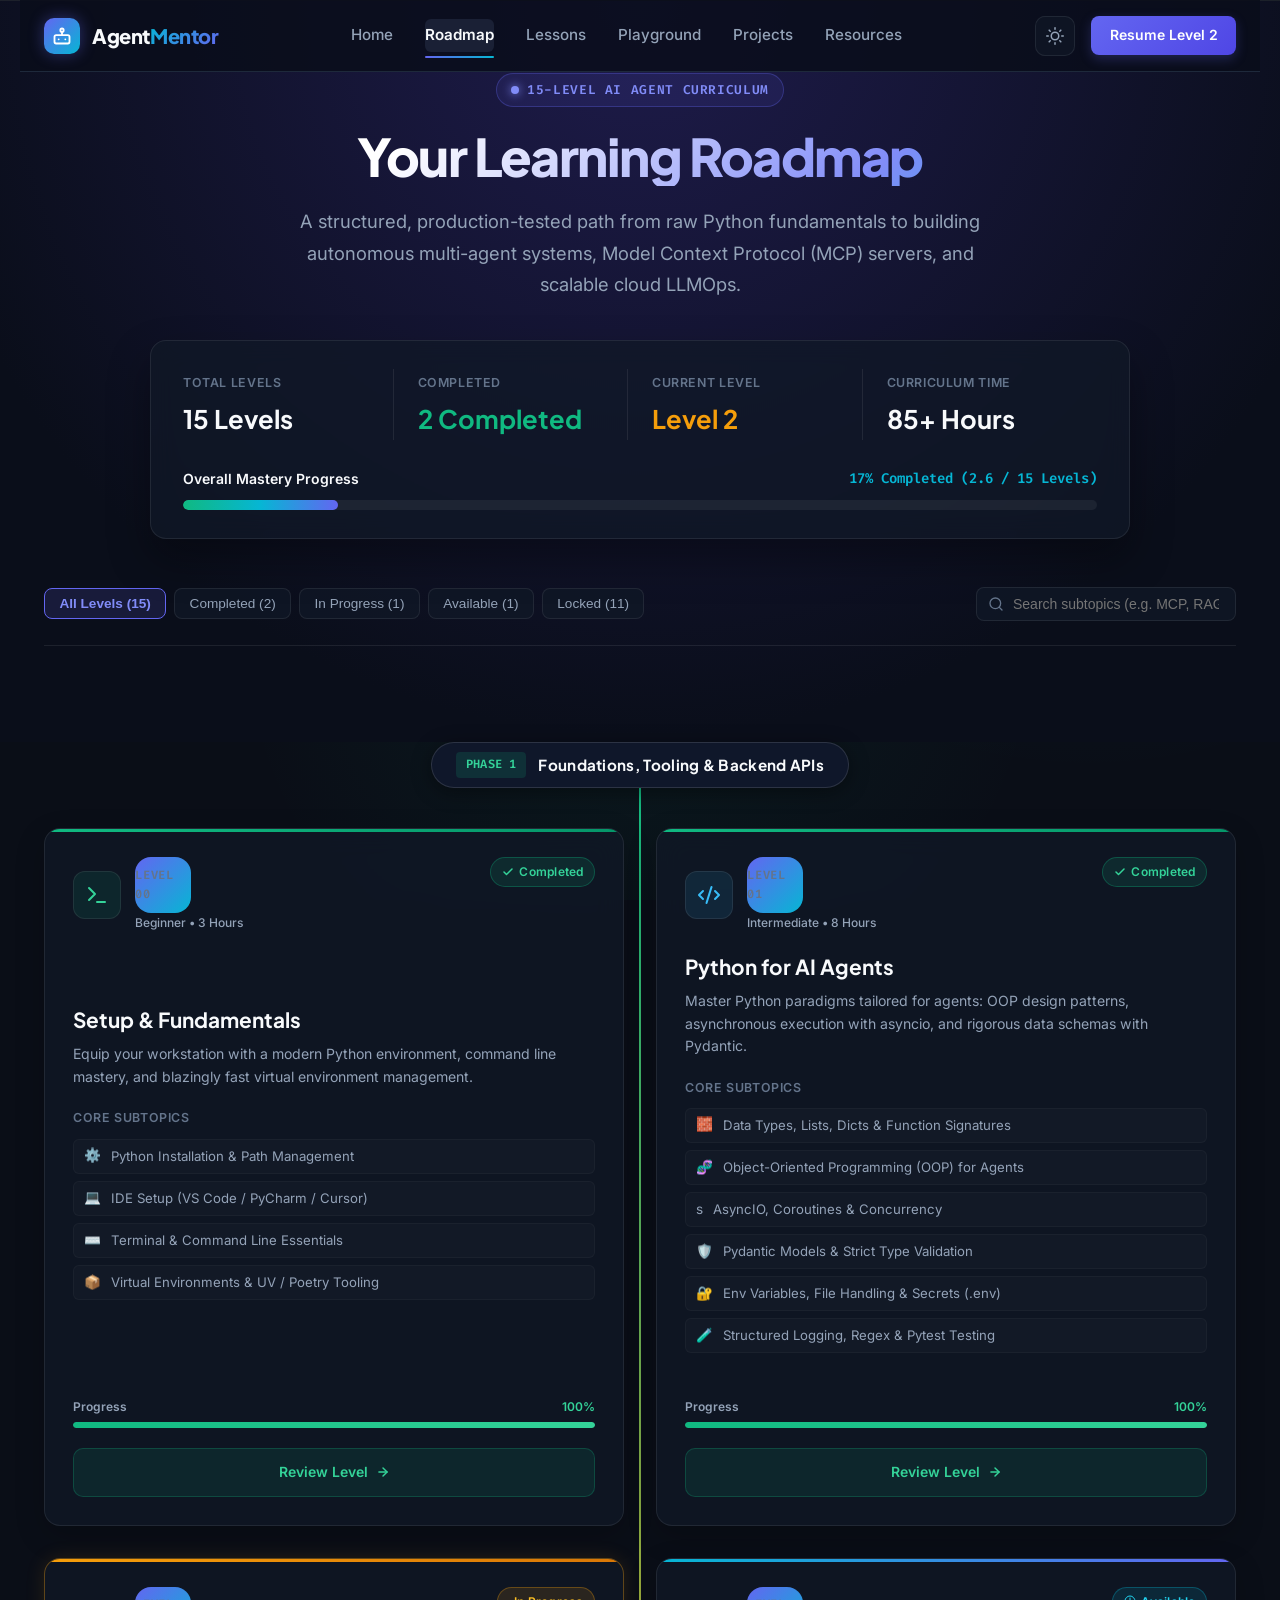
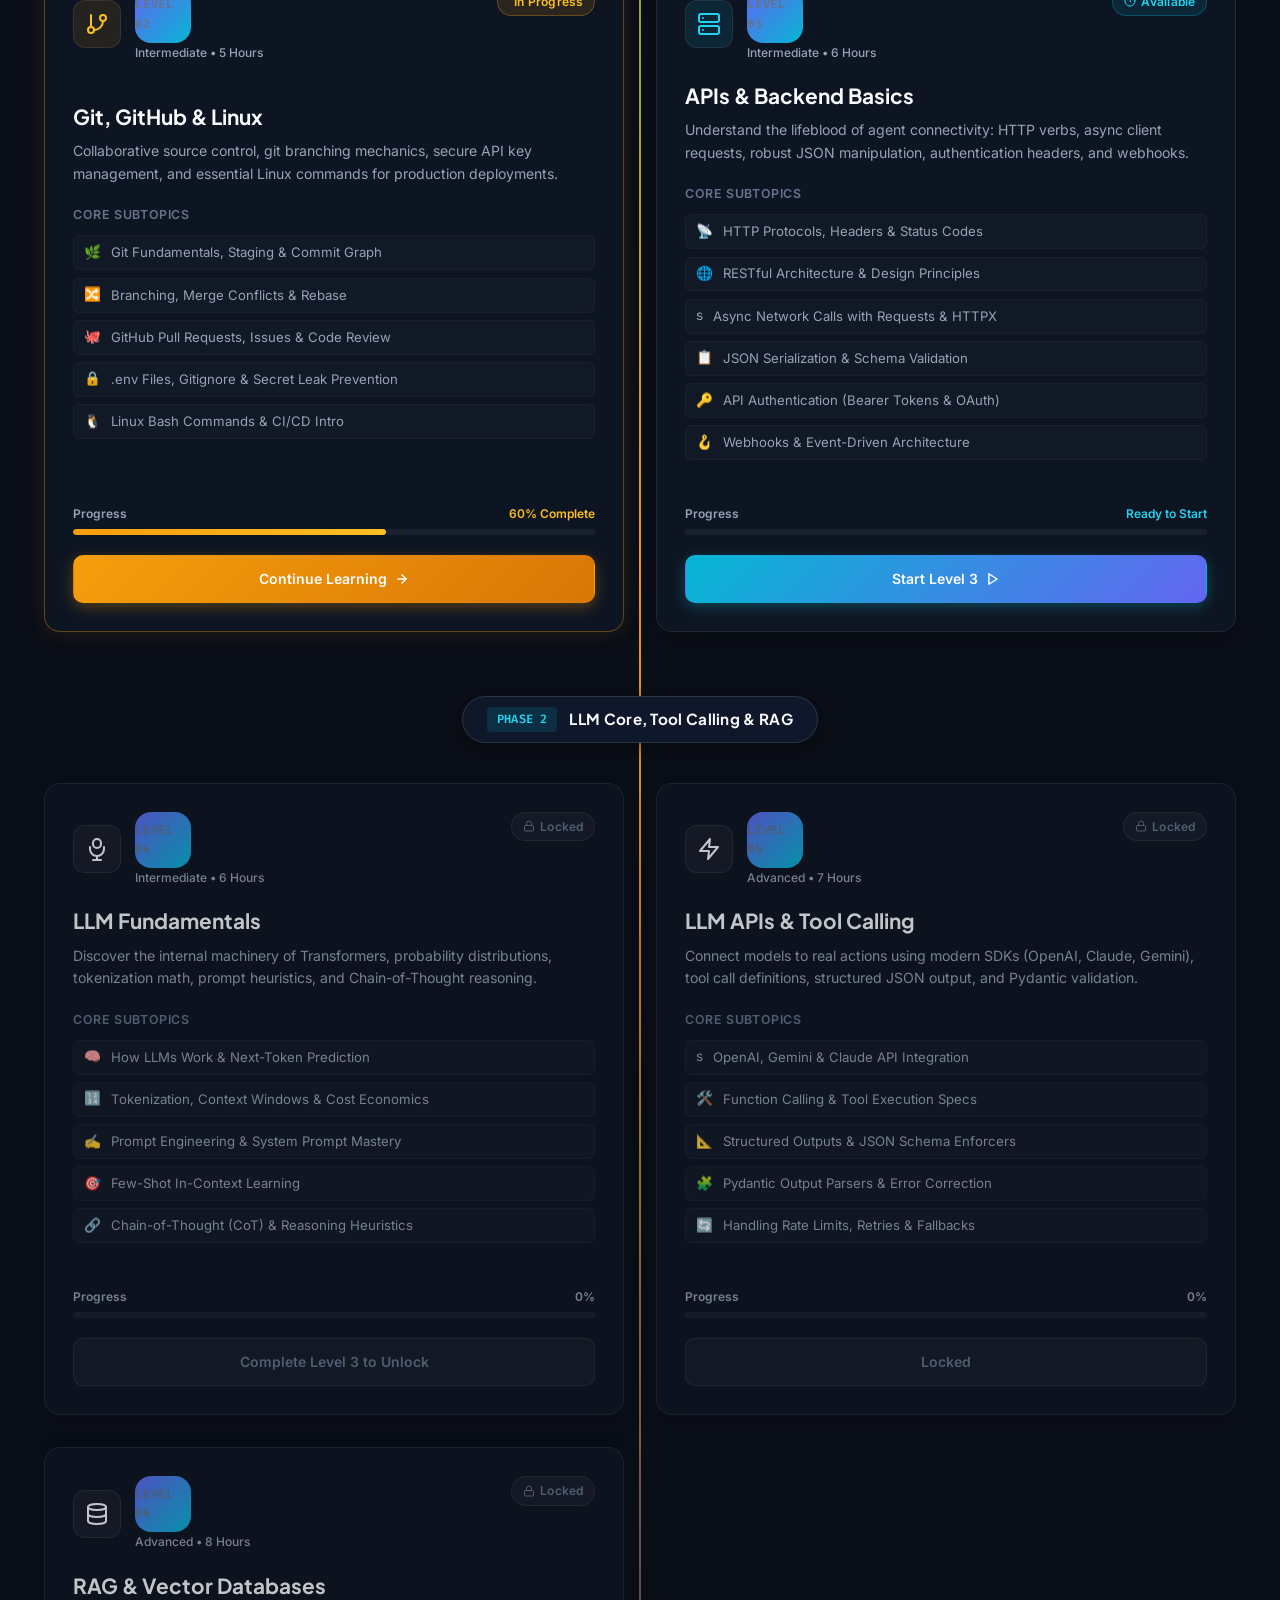
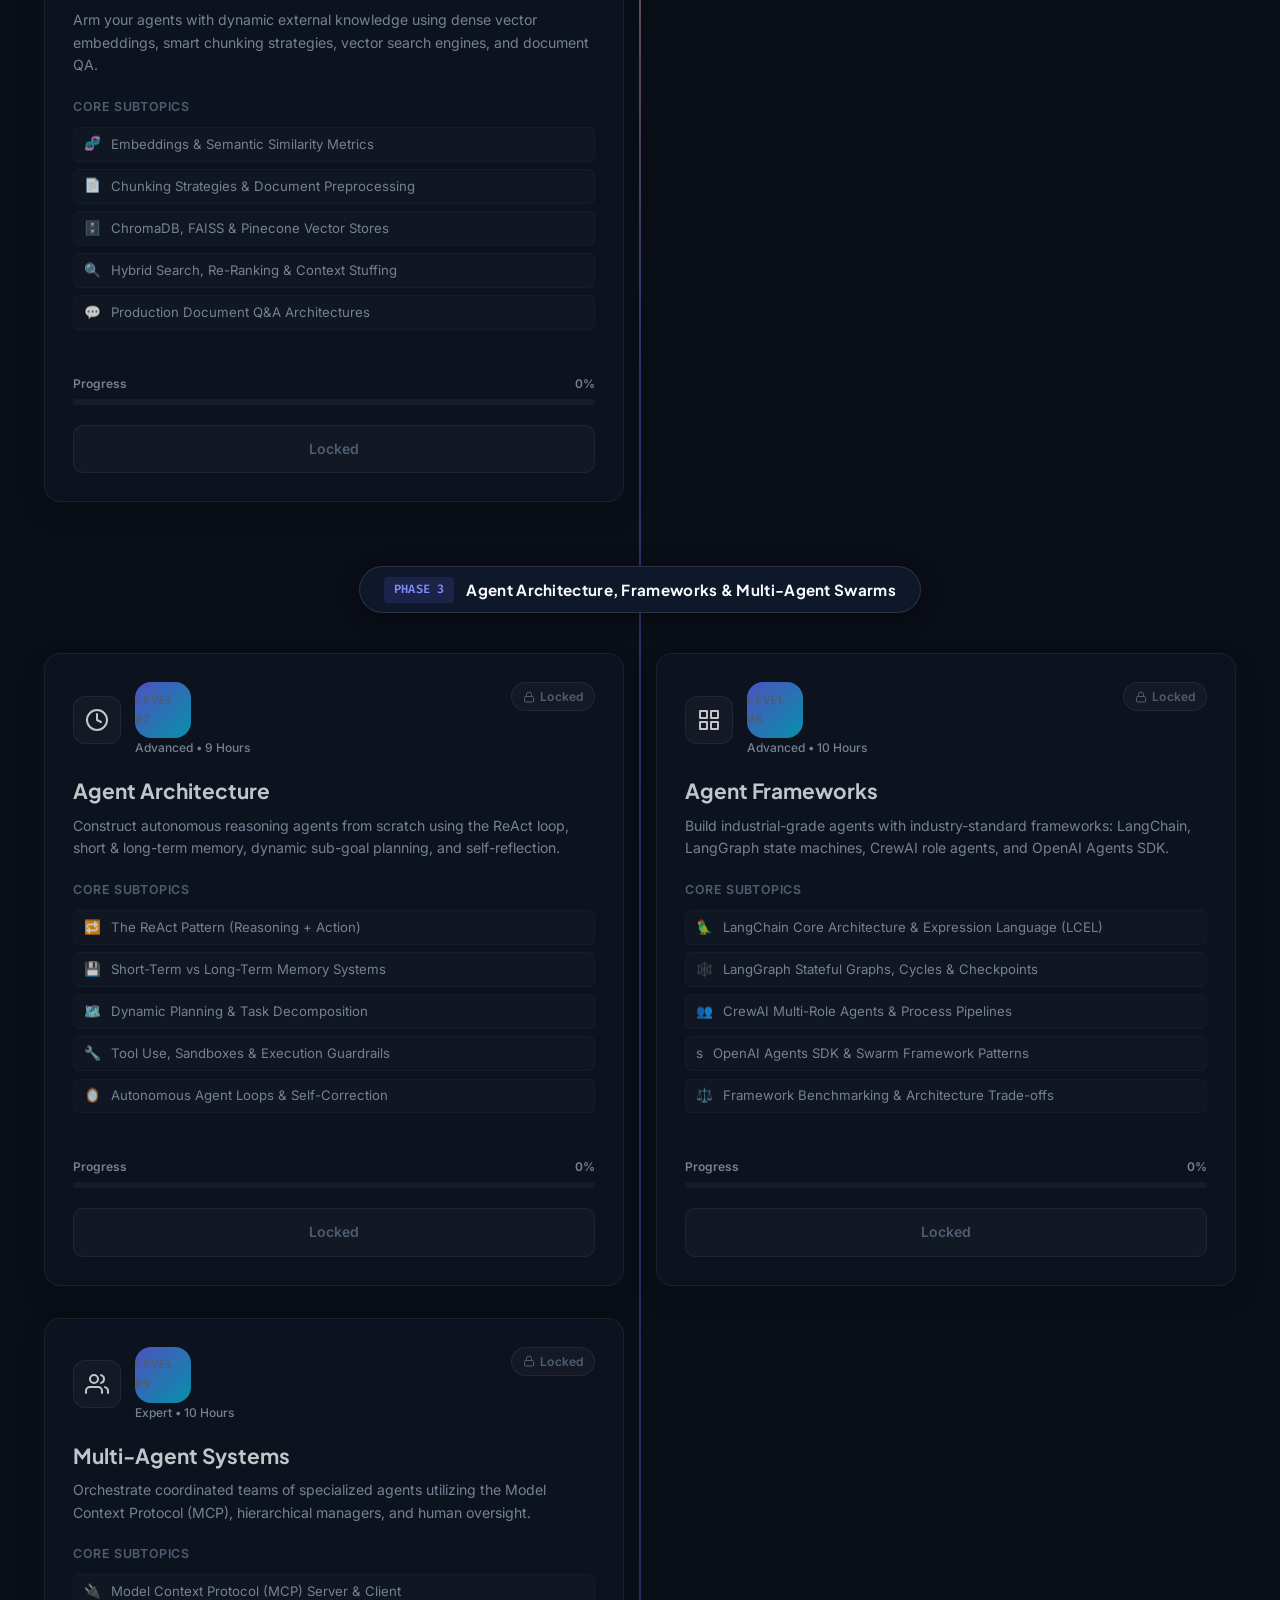
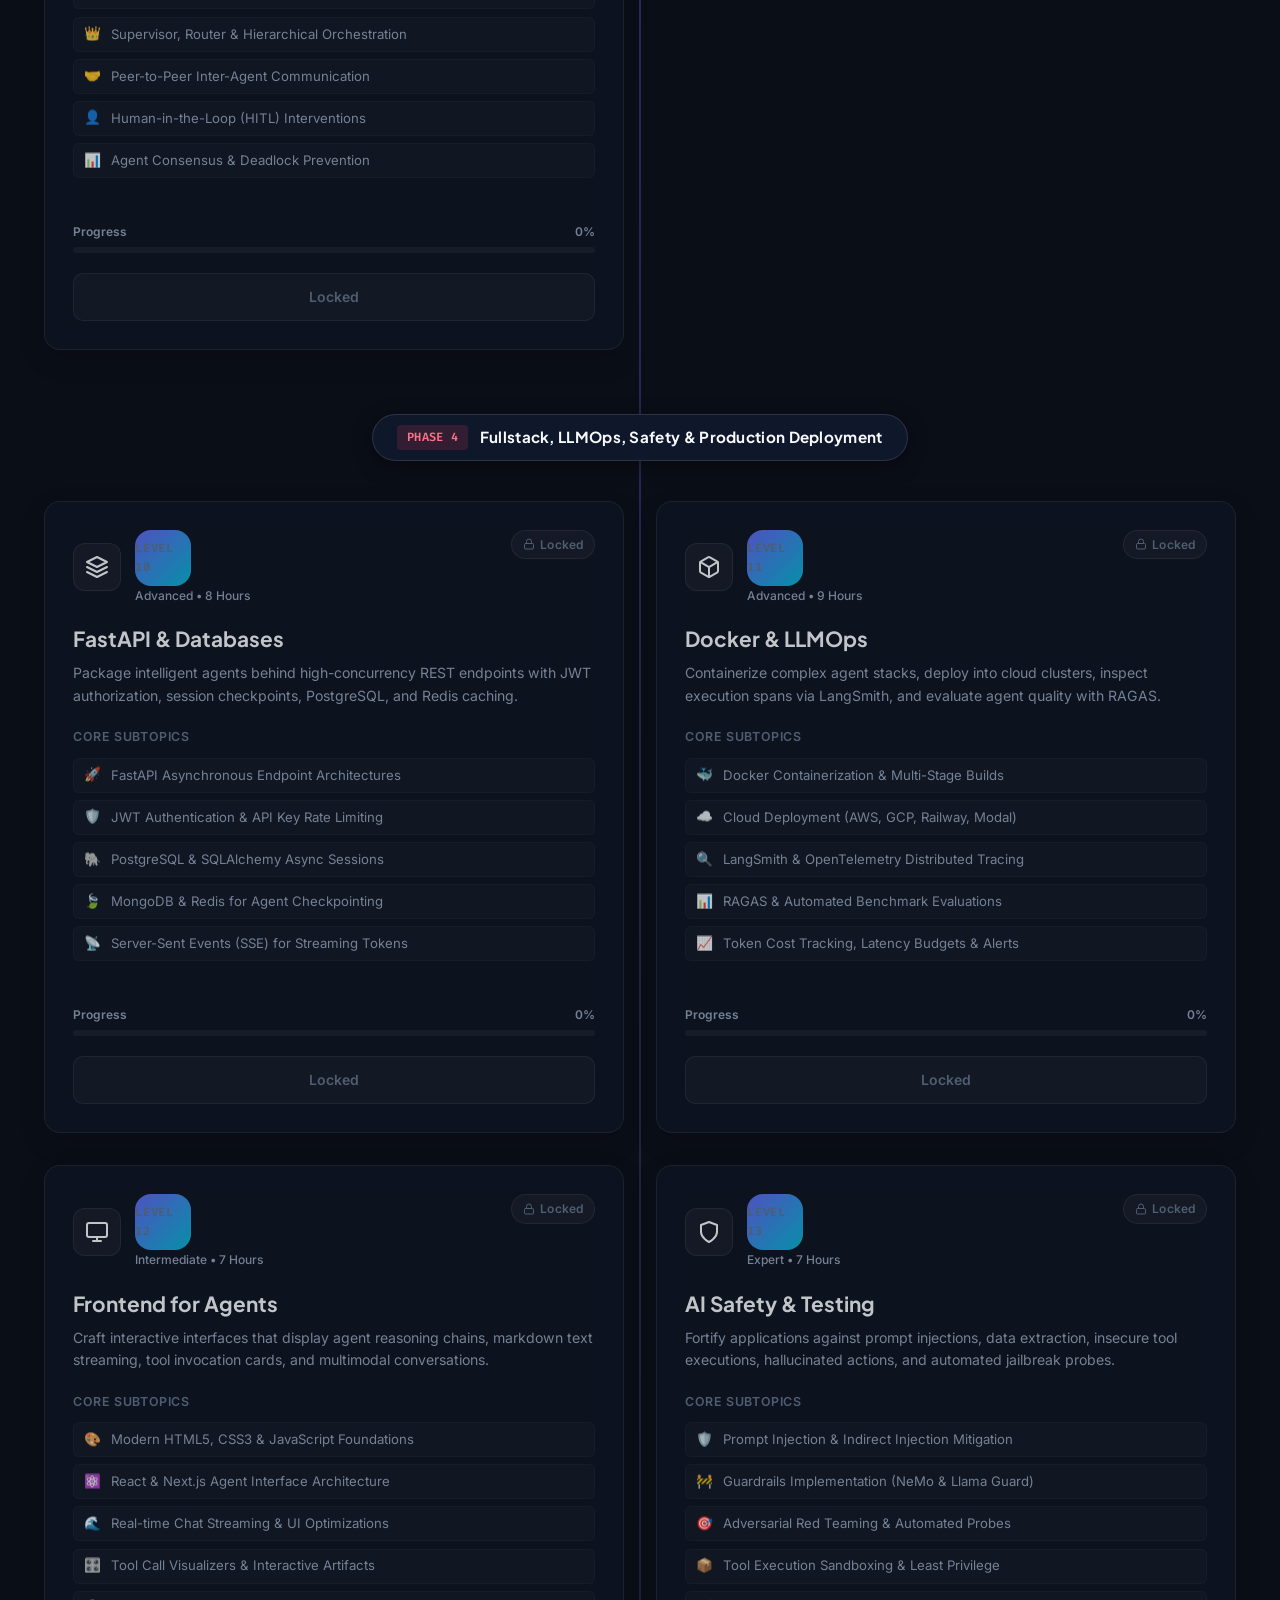
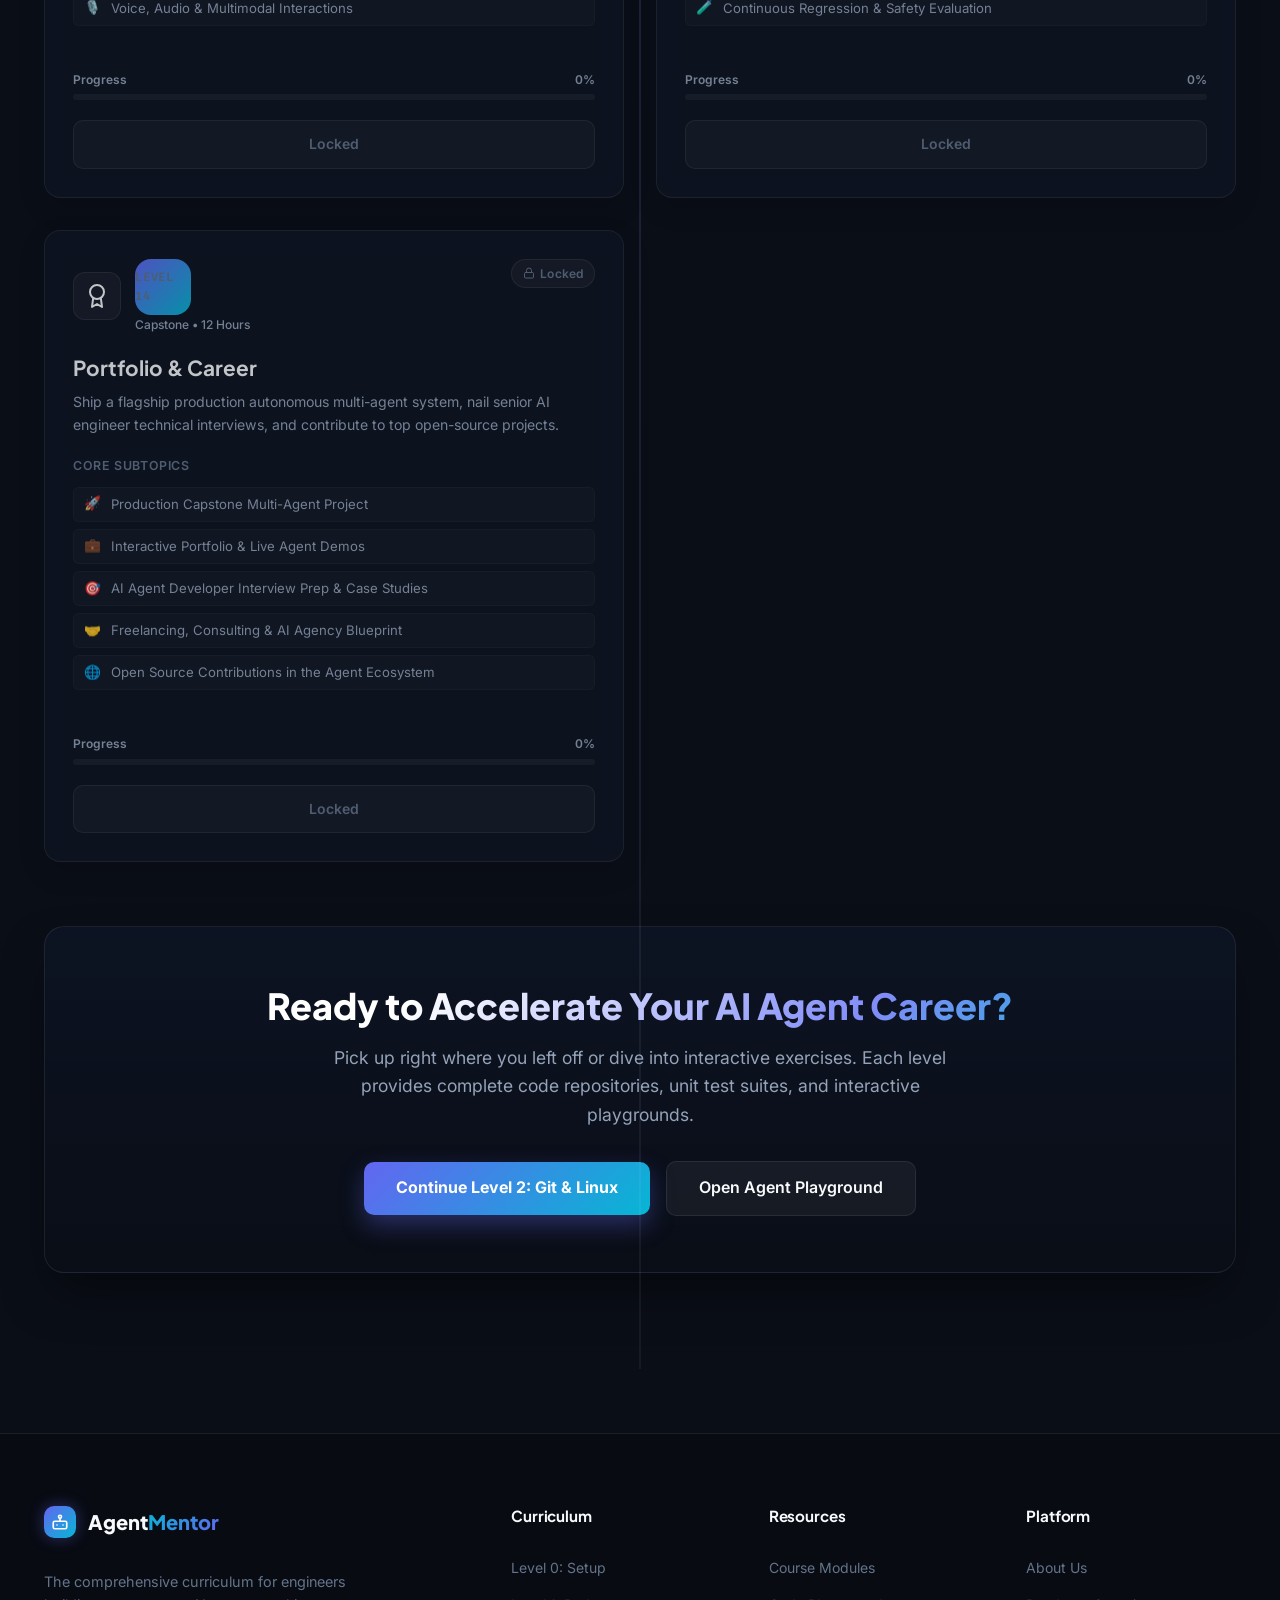
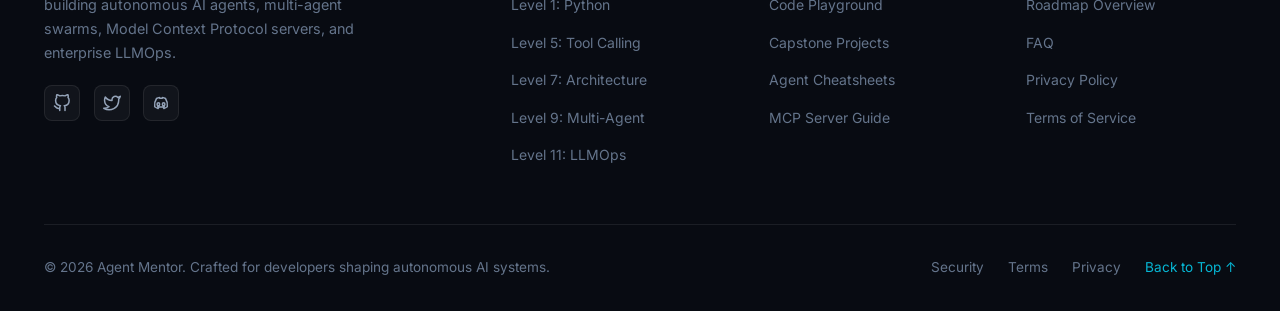
<file: roadmap.html>
<!DOCTYPE html>
<html lang="en" data-theme="dark">
<head>
    <meta charset="UTF-8">
    <meta name="viewport" content="width=device-width, initial-scale=1.0">
    <meta name="description" content="Agent Mentor - Complete 15-Level AI Agent Developer Learning Roadmap. From Python fundamentals to autonomous multi-agent systems and production LLMOps.">
    <meta name="keywords" content="AI Agent, Roadmap, LangChain, LangGraph, CrewAI, MCP, LLMOps, RAG, Autonomous Agents, Python">
    <meta name="author" content="Agent Mentor">
    <title>Learning Roadmap | Agent Mentor &#8212; AI Agent Developer Platform</title>

    <!-- Google Fonts -->
    <link rel="preconnect" href="https://fonts.googleapis.com">
    <link rel="preconnect" href="https://fonts.gstatic.com" crossorigin>
    <link href="https://fonts.googleapis.com/css2?family=Fira+Code:wght@400;500;600&family=Inter:wght@300;400;500;600;700;800&family=Plus+Jakarta+Sans:wght@600;700;800&display=swap" rel="stylesheet">

    <!-- Stylesheets -->
    <link rel="stylesheet" href="css/variables.css">
    <link rel="stylesheet" href="css/reset.css">
    <link rel="stylesheet" href="css/base.css">
    <link rel="stylesheet" href="css/components.css">
    <link rel="stylesheet" href="css/layout.css">
    <link rel="stylesheet" href="css/roadmap.css">
    <link rel="stylesheet" href="css/responsive.css">

    <!-- Embedded Theme & Fallback Styling to ensure flawless presentation -->
    <style>
        :root {
            --bg-primary: #0a0e17;
            --bg-secondary: #0f172a;
            --bg-card: rgba(17, 24, 39, 0.75);
            --bg-card-hover: rgba(30, 41, 59, 0.85);
            --border-color: rgba(255, 255, 255, 0.08);
            --border-hover: rgba(99, 102, 241, 0.4);
            --text-primary: #f8fafc;
            --text-secondary: #94a3b8;
            --text-muted: #64748b;
            --accent-primary: #6366f1;
            --accent-secondary: #06b6d4;
            --accent-tertiary: #10b981;
            --accent-warning: #f59e0b;
            --accent-danger: #ef4444;
            --font-main: 'Inter', -apple-system, BlinkMacSystemFont, sans-serif;
            --font-heading: 'Plus Jakarta Sans', sans-serif;
            --font-mono: 'Fira Code', monospace;
            --glow-indigo: 0 0 25px rgba(99, 102, 241, 0.25);
            --glow-cyan: 0 0 25px rgba(6, 182, 212, 0.25);
            --glow-emerald: 0 0 25px rgba(16, 185, 129, 0.25);
            --transition: all 0.25s cubic-bezier(0.4, 0, 0.2, 1);
        }

        [data-theme="light"] {
            --bg-primary: #f8fafc;
            --bg-secondary: #f1f5f9;
            --bg-card: rgba(255, 255, 255, 0.85);
            --bg-card-hover: rgba(255, 255, 255, 0.98);
            --border-color: rgba(0, 0, 0, 0.08);
            --border-hover: rgba(99, 102, 241, 0.4);
            --text-primary: #0f172a;
            --text-secondary: #475569;
            --text-muted: #94a3b8;
        }

        body {
            background-color: var(--bg-primary);
            color: var(--text-primary);
            font-family: var(--font-main);
            margin: 0;
            padding: 0;
            line-height: 1.6;
            overflow-x: hidden;
            background-image: 
                radial-gradient(circle at 15% 10%, rgba(99, 102, 241, 0.12) 0%, transparent 40%),
                radial-gradient(circle at 85% 30%, rgba(6, 182, 212, 0.1) 0%, transparent 40%),
                radial-gradient(circle at 50% 70%, rgba(16, 185, 129, 0.08) 0%, transparent 45%);
            background-attachment: fixed;
        }

        /* Container */
        .container {
            width: 100%;
            max-width: 1240px;
            margin: 0 auto;
            padding: 0 1.5rem;
            box-sizing: border-box;
        }

        /* Navbar */
        .site-header {
            position: sticky;
            top: 0;
            z-index: 1000;
            backdrop-filter: blur(16px);
            -webkit-backdrop-filter: blur(16px);
            background: rgba(10, 14, 23, 0.82);
            border-bottom: 1px solid var(--border-color);
            transition: var(--transition);
        }

        .navbar {
            display: flex;
            align-items: center;
            justify-content: space-between;
            height: 72px;
        }

        .nav-brand {
            display: flex;
            align-items: center;
            gap: 0.75rem;
            text-decoration: none;
            color: var(--text-primary);
            font-family: var(--font-heading);
            font-weight: 800;
            font-size: 1.25rem;
            letter-spacing: -0.02em;
        }

        .brand-logo-glow {
            width: 36px;
            height: 36px;
            border-radius: 10px;
            background: linear-gradient(135deg, var(--accent-primary), var(--accent-secondary));
            display: flex;
            align-items: center;
            justify-content: center;
            box-shadow: 0 0 15px rgba(99, 102, 241, 0.4);
            color: #fff;
        }

        .brand-text span {
            background: linear-gradient(135deg, var(--accent-secondary), var(--accent-primary));
            -webkit-background-clip: text;
            -webkit-text-fill-color: transparent;
        }

        .nav-links {
            display: flex;
            align-items: center;
            gap: 2rem;
            list-style: none;
            margin: 0;
            padding: 0;
        }

        .nav-link {
            text-decoration: none;
            color: var(--text-secondary);
            font-weight: 500;
            font-size: 0.95rem;
            transition: var(--transition);
            position: relative;
            padding: 0.25rem 0;
        }

        .nav-link:hover, .nav-link.active {
            color: var(--text-primary);
        }

        .nav-link.active::after {
            content: '';
            position: absolute;
            bottom: -6px;
            left: 0;
            width: 100%;
            height: 2px;
            background: linear-gradient(90deg, var(--accent-primary), var(--accent-secondary));
            border-radius: 2px;
        }

        .nav-actions {
            display: flex;
            align-items: center;
            gap: 1rem;
        }

        .theme-toggle-btn {
            background: var(--bg-card);
            border: 1px solid var(--border-color);
            color: var(--text-secondary);
            width: 40px;
            height: 40px;
            border-radius: 10px;
            display: flex;
            align-items: center;
            justify-content: center;
            cursor: pointer;
            transition: var(--transition);
        }

        .theme-toggle-btn:hover {
            border-color: var(--accent-primary);
            color: var(--text-primary);
        }

        .nav-cta {
            display: inline-flex;
            align-items: center;
            gap: 0.5rem;
            background: linear-gradient(135deg, var(--accent-primary), #4f46e5);
            color: #ffffff;
            padding: 0.55rem 1.15rem;
            border-radius: 8px;
            font-size: 0.875rem;
            font-weight: 600;
            text-decoration: none;
            transition: var(--transition);
            box-shadow: 0 4px 12px rgba(99, 102, 241, 0.25);
        }

        .nav-cta:hover {
            transform: translateY(-1px);
            box-shadow: 0 6px 18px rgba(99, 102, 241, 0.35);
        }

        .mobile-toggle {
            display: none;
            background: none;
            border: none;
            color: var(--text-primary);
            cursor: pointer;
            padding: 0.5rem;
        }

        /* Hero Header Section */
        .roadmap-hero {
            padding: 4.5rem 0 3rem;
            position: relative;
            text-align: center;
        }

        .hero-badge {
            display: inline-flex;
            align-items: center;
            gap: 0.5rem;
            padding: 0.35rem 0.85rem;
            border-radius: 9999px;
            background: rgba(99, 102, 241, 0.1);
            border: 1px solid rgba(99, 102, 241, 0.3);
            color: #818cf8;
            font-family: var(--font-mono);
            font-size: 0.8rem;
            font-weight: 600;
            margin-bottom: 1.25rem;
            text-transform: uppercase;
            letter-spacing: 0.05em;
        }

        .hero-badge .pulse-dot {
            width: 8px;
            height: 8px;
            border-radius: 50%;
            background-color: #818cf8;
            box-shadow: 0 0 10px #818cf8;
            animation: pulse 2s infinite;
        }

        @keyframes pulse {
            0%, 100% { opacity: 1; transform: scale(1); }
            50% { opacity: 0.5; transform: scale(0.85); }
        }

        .roadmap-hero h1 {
            font-family: var(--font-heading);
            font-size: 3.25rem;
            font-weight: 800;
            line-height: 1.15;
            letter-spacing: -0.03em;
            margin: 0 0 1.25rem;
        }

        .text-gradient {
            background: linear-gradient(135deg, #ffffff 30%, #818cf8 70%, #06b6d4 100%);
            -webkit-background-clip: text;
            -webkit-text-fill-color: transparent;
        }

        .roadmap-hero p.subtitle {
            font-size: 1.15rem;
            color: var(--text-secondary);
            max-width: 720px;
            margin: 0 auto 2.5rem;
            line-height: 1.7;
        }

        /* Overview & Stats Dashboard Card */
        .roadmap-dashboard {
            background: var(--bg-card);
            backdrop-filter: blur(12px);
            border: 1px solid var(--border-color);
            border-radius: 16px;
            padding: 1.75rem 2rem;
            margin: 0 auto 3rem;
            max-width: 980px;
            box-shadow: 0 20px 40px rgba(0, 0, 0, 0.35);
        }

        .dashboard-grid {
            display: grid;
            grid-template-columns: repeat(4, 1fr);
            gap: 1.5rem;
            margin-bottom: 1.75rem;
        }

        .stat-item {
            display: flex;
            flex-direction: column;
            gap: 0.35rem;
            text-align: left;
            border-right: 1px solid var(--border-color);
            padding-right: 1rem;
        }

        .stat-item:last-child {
            border-right: none;
            padding-right: 0;
        }

        .stat-label {
            font-size: 0.775rem;
            text-transform: uppercase;
            letter-spacing: 0.05em;
            color: var(--text-muted);
            font-weight: 600;
        }

        .stat-value {
            font-family: var(--font-heading);
            font-size: 1.6rem;
            font-weight: 700;
            color: var(--text-primary);
        }

        .stat-value.highlight-completed {
            color: var(--accent-tertiary);
        }

        .stat-value.highlight-active {
            color: var(--accent-warning);
        }

        .overall-progress-wrap {
            display: flex;
            flex-direction: column;
            gap: 0.6rem;
            text-align: left;
        }

        .progress-header {
            display: flex;
            justify-content: space-between;
            align-items: center;
            font-size: 0.875rem;
        }

        .progress-bar-bg {
            height: 10px;
            background: rgba(255, 255, 255, 0.06);
            border-radius: 9999px;
            overflow: hidden;
            position: relative;
        }

        .progress-bar-fill {
            height: 100%;
            background: linear-gradient(90deg, #10b981, #06b6d4, #6366f1);
            border-radius: 9999px;
            transition: width 1s ease-in-out;
        }

        /* Filters & Controls */
        .controls-bar {
            display: flex;
            align-items: center;
            justify-content: space-between;
            flex-wrap: wrap;
            gap: 1rem;
            margin-bottom: 3rem;
            padding-bottom: 1.5rem;
            border-bottom: 1px solid var(--border-color);
        }

        .filter-group {
            display: flex;
            align-items: center;
            gap: 0.5rem;
            flex-wrap: wrap;
        }

        .filter-btn {
            background: var(--bg-card);
            border: 1px solid var(--border-color);
            color: var(--text-secondary);
            padding: 0.45rem 0.9rem;
            border-radius: 8px;
            font-size: 0.85rem;
            font-weight: 500;
            cursor: pointer;
            transition: var(--transition);
        }

        .filter-btn:hover {
            color: var(--text-primary);
            border-color: rgba(255, 255, 255, 0.2);
        }

        .filter-btn.active {
            background: rgba(99, 102, 241, 0.15);
            border-color: var(--accent-primary);
            color: #818cf8;
            font-weight: 600;
        }

        .search-box {
            position: relative;
            min-width: 260px;
        }

        .search-input {
            width: 100%;
            background: var(--bg-card);
            border: 1px solid var(--border-color);
            border-radius: 8px;
            padding: 0.5rem 1rem 0.5rem 2.25rem;
            font-size: 0.875rem;
            color: var(--text-primary);
            outline: none;
            transition: var(--transition);
            box-sizing: border-box;
        }

        .search-input:focus {
            border-color: var(--accent-primary);
            box-shadow: 0 0 0 2px rgba(99, 102, 241, 0.2);
        }

        .search-icon {
            position: absolute;
            left: 0.75rem;
            top: 50%;
            transform: translateY(-50%);
            color: var(--text-muted);
            pointer-events: none;
            width: 16px;
            height: 16px;
        }

        /* Timeline Flow Section */
        .timeline-section {
            position: relative;
            padding-bottom: 6rem;
        }

        /* Vertical Connector Spine */
        .timeline-spine {
            position: absolute;
            left: 50%;
            top: 2rem;
            bottom: 4rem;
            width: 2px;
            background: linear-gradient(180deg, 
                var(--accent-tertiary) 0%, 
                var(--accent-warning) 20%, 
                rgba(99, 102, 241, 0.4) 40%, 
                rgba(255, 255, 255, 0.05) 100%);
            transform: translateX(-50%);
            z-index: 1;
        }

        /* Phase Section Headers */
        .phase-block {
            margin-bottom: 4rem;
            position: relative;
            z-index: 2;
        }

        .phase-header-wrap {
            display: flex;
            align-items: center;
            justify-content: center;
            margin-bottom: 2.5rem;
        }

        .phase-pill {
            display: inline-flex;
            align-items: center;
            gap: 0.75rem;
            background: #0f172a;
            border: 1px solid rgba(255, 255, 255, 0.12);
            padding: 0.6rem 1.5rem;
            border-radius: 9999px;
            box-shadow: 0 4px 20px rgba(0, 0, 0, 0.4);
            font-family: var(--font-heading);
            font-weight: 700;
            font-size: 0.95rem;
            letter-spacing: 0.02em;
        }

        .phase-tag {
            font-family: var(--font-mono);
            font-size: 0.75rem;
            padding: 0.2rem 0.6rem;
            border-radius: 4px;
            text-transform: uppercase;
            font-weight: 600;
        }

        .phase-tag-1 { background: rgba(16, 185, 129, 0.15); color: #34d399; }
        .phase-tag-2 { background: rgba(6, 182, 212, 0.15); color: #22d3ee; }
        .phase-tag-3 { background: rgba(99, 102, 241, 0.15); color: #818cf8; }
        .phase-tag-4 { background: rgba(244, 63, 94, 0.15); color: #fb7185; }

        /* Roadmap Grid of Level Cards */
        .level-cards-grid {
            display: grid;
            grid-template-columns: repeat(2, 1fr);
            gap: 2rem;
            position: relative;
            z-index: 2;
        }

        /* Level Card Component */
        .level-card {
            background: var(--bg-card);
            backdrop-filter: blur(14px);
            -webkit-backdrop-filter: blur(14px);
            border: 1px solid var(--border-color);
            border-radius: 16px;
            padding: 1.75rem;
            display: flex;
            flex-direction: column;
            justify-content: space-between;
            position: relative;
            transition: var(--transition);
            box-shadow: 0 10px 30px rgba(0, 0, 0, 0.2);
            overflow: hidden;
        }

        .level-card::before {
            content: '';
            position: absolute;
            top: 0;
            left: 0;
            right: 0;
            height: 3px;
            background: transparent;
            transition: var(--transition);
        }

        .level-card:hover {
            transform: translateY(-4px);
            border-color: var(--border-hover);
            box-shadow: 0 20px 40px rgba(0, 0, 0, 0.35);
        }

        /* Status-specific card accents */
        .level-card.status-completed::before {
            background: linear-gradient(90deg, #10b981, #059669);
        }
        .level-card.status-completed:hover {
            border-color: rgba(16, 185, 129, 0.4);
            box-shadow: var(--glow-emerald);
        }

        .level-card.status-in-progress::before {
            background: linear-gradient(90deg, #f59e0b, #d97706);
        }
        .level-card.status-in-progress {
            border-color: rgba(245, 158, 11, 0.35);
            box-shadow: 0 0 20px rgba(245, 158, 11, 0.12);
        }

        .level-card.status-available::before {
            background: linear-gradient(90deg, #06b6d4, #6366f1);
        }
        .level-card.status-available:hover {
            border-color: rgba(6, 182, 212, 0.4);
            box-shadow: var(--glow-cyan);
        }

        .level-card.status-locked {
            opacity: 0.78;
        }
        .level-card.status-locked:hover {
            opacity: 0.95;
            border-color: rgba(255, 255, 255, 0.15);
        }

        /* Card Header */
        .card-top {
            display: flex;
            align-items: flex-start;
            justify-content: space-between;
            margin-bottom: 1.25rem;
        }

        .level-meta {
            display: flex;
            align-items: center;
            gap: 0.85rem;
        }

        .level-icon-wrap {
            width: 48px;
            height: 48px;
            border-radius: 12px;
            display: flex;
            align-items: center;
            justify-content: center;
            font-size: 1.5rem;
            background: rgba(255, 255, 255, 0.04);
            border: 1px solid var(--border-color);
            transition: var(--transition);
        }

        .level-card:hover .level-icon-wrap {
            transform: scale(1.05);
        }

        .level-num-wrap {
            display: flex;
            flex-direction: column;
        }

        .level-number {
            font-family: var(--font-mono);
            font-size: 0.75rem;
            font-weight: 600;
            color: var(--text-muted);
            letter-spacing: 0.08em;
            text-transform: uppercase;
        }

        .level-duration {
            font-size: 0.75rem;
            color: var(--text-secondary);
            font-weight: 500;
        }

        /* Status Badges */
        .status-badge {
            display: inline-flex;
            align-items: center;
            gap: 0.35rem;
            padding: 0.25rem 0.65rem;
            border-radius: 9999px;
            font-size: 0.75rem;
            font-weight: 600;
            letter-spacing: 0.02em;
        }

        .badge-completed {
            background: rgba(16, 185, 129, 0.12);
            color: #34d399;
            border: 1px solid rgba(16, 185, 129, 0.3);
        }

        .badge-in-progress {
            background: rgba(245, 158, 11, 0.12);
            color: #fbbf24;
            border: 1px solid rgba(245, 158, 11, 0.3);
        }

        .badge-available {
            background: rgba(6, 182, 212, 0.12);
            color: #22d3ee;
            border: 1px solid rgba(6, 182, 212, 0.3);
        }

        .badge-locked {
            background: rgba(255, 255, 255, 0.04);
            color: var(--text-muted);
            border: 1px solid rgba(255, 255, 255, 0.08);
        }

        /* Card Content */
        .card-body {
            margin-bottom: 1.5rem;
        }

        .level-title {
            font-family: var(--font-heading);
            font-size: 1.3rem;
            font-weight: 700;
            margin: 0 0 0.65rem;
            color: var(--text-primary);
            line-height: 1.3;
        }

        .level-desc {
            font-size: 0.88rem;
            color: var(--text-secondary);
            margin: 0 0 1.25rem;
            line-height: 1.6;
        }

        /* Subtopics list */
        .subtopics-title {
            font-size: 0.775rem;
            font-weight: 600;
            text-transform: uppercase;
            letter-spacing: 0.05em;
            color: var(--text-muted);
            margin: 0 0 0.65rem;
        }

        .subtopics-list {
            list-style: none;
            padding: 0;
            margin: 0;
            display: grid;
            grid-template-columns: 1fr;
            gap: 0.45rem;
        }

        .subtopic-item {
            display: flex;
            align-items: center;
            gap: 0.6rem;
            font-size: 0.825rem;
            color: var(--text-secondary);
            background: rgba(255, 255, 255, 0.02);
            padding: 0.35rem 0.65rem;
            border-radius: 6px;
            border: 1px solid rgba(255, 255, 255, 0.03);
            transition: var(--transition);
        }

        .subtopic-item:hover {
            color: var(--text-primary);
            background: rgba(255, 255, 255, 0.05);
            border-color: rgba(255, 255, 255, 0.08);
        }

        .subtopic-icon {
            flex-shrink: 0;
            font-size: 0.85rem;
        }

        /* Progress in Card */
        .card-progress {
            margin: 1.25rem 0 1.25rem;
        }

        .card-progress-meta {
            display: flex;
            justify-content: space-between;
            font-size: 0.75rem;
            margin-bottom: 0.35rem;
            font-weight: 600;
            color: var(--text-secondary);
        }

        .card-progress-bar {
            height: 6px;
            background: rgba(255, 255, 255, 0.05);
            border-radius: 9999px;
            overflow: hidden;
        }

        .card-progress-fill {
            height: 100%;
            border-radius: 9999px;
            transition: width 0.8s ease-in-out;
        }

        .fill-completed {
            background: linear-gradient(90deg, #10b981, #34d399);
        }

        .fill-in-progress {
            background: linear-gradient(90deg, #f59e0b, #fbbf24);
        }

        .fill-available {
            background: linear-gradient(90deg, #06b6d4, #6366f1);
        }

        .fill-locked {
            background: rgba(255, 255, 255, 0.1);
        }

        /* Card Action Button */
        .card-action {
            display: inline-flex;
            align-items: center;
            justify-content: center;
            gap: 0.5rem;
            width: 100%;
            padding: 0.75rem 1rem;
            border-radius: 10px;
            font-size: 0.875rem;
            font-weight: 600;
            text-decoration: none;
            transition: var(--transition);
            box-sizing: border-box;
            cursor: pointer;
        }

        .btn-completed {
            background: rgba(16, 185, 129, 0.1);
            color: #34d399;
            border: 1px solid rgba(16, 185, 129, 0.25);
        }
        .btn-completed:hover {
            background: rgba(16, 185, 129, 0.2);
            border-color: #34d399;
        }

        .btn-in-progress {
            background: linear-gradient(135deg, #f59e0b, #d97706);
            color: #ffffff;
            border: 1px solid transparent;
            box-shadow: 0 4px 14px rgba(245, 158, 11, 0.3);
        }
        .btn-in-progress:hover {
            transform: translateY(-2px);
            box-shadow: 0 6px 20px rgba(245, 158, 11, 0.4);
        }

        .btn-available {
            background: linear-gradient(135deg, #06b6d4, #6366f1);
            color: #ffffff;
            border: 1px solid transparent;
            box-shadow: 0 4px 14px rgba(6, 182, 212, 0.3);
        }
        .btn-available:hover {
            transform: translateY(-2px);
            box-shadow: 0 6px 20px rgba(6, 182, 212, 0.4);
        }

        .btn-locked {
            background: rgba(255, 255, 255, 0.03);
            color: var(--text-muted);
            border: 1px solid var(--border-color);
            cursor: not-allowed;
            pointer-events: none;
        }

        /* Call to Action Section at bottom */
        .roadmap-cta-section {
            background: linear-gradient(180deg, rgba(15, 23, 42, 0.6) 0%, rgba(10, 14, 23, 0.9) 100%);
            border: 1px solid var(--border-color);
            border-radius: 20px;
            padding: 3.5rem 2rem;
            text-align: center;
            margin: 4rem auto;
            position: relative;
            overflow: hidden;
            box-shadow: 0 25px 50px -12px rgba(0, 0, 0, 0.5);
        }

        .roadmap-cta-section h2 {
            font-family: var(--font-heading);
            font-size: 2.25rem;
            font-weight: 800;
            margin: 0 0 1rem;
        }

        .roadmap-cta-section p {
            color: var(--text-secondary);
            font-size: 1.1rem;
            max-width: 620px;
            margin: 0 auto 2rem;
        }

        .cta-btn-group {
            display: flex;
            align-items: center;
            justify-content: center;
            gap: 1rem;
            flex-wrap: wrap;
        }

        .btn-lg-primary {
            background: linear-gradient(135deg, var(--accent-primary), var(--accent-secondary));
            color: #ffffff;
            padding: 0.85rem 2rem;
            border-radius: 10px;
            font-weight: 700;
            font-size: 1rem;
            text-decoration: none;
            transition: var(--transition);
            box-shadow: 0 10px 25px rgba(99, 102, 241, 0.35);
        }

        .btn-lg-primary:hover {
            transform: translateY(-2px);
            box-shadow: 0 12px 30px rgba(99, 102, 241, 0.5);
        }

        .btn-lg-secondary {
            background: rgba(255, 255, 255, 0.05);
            color: var(--text-primary);
            border: 1px solid var(--border-color);
            padding: 0.85rem 2rem;
            border-radius: 10px;
            font-weight: 600;
            font-size: 1rem;
            text-decoration: none;
            transition: var(--transition);
        }

        .btn-lg-secondary:hover {
            background: rgba(255, 255, 255, 0.1);
            border-color: rgba(255, 255, 255, 0.2);
        }

        /* Site Footer */
        .site-footer {
            background: #080b12;
            border-top: 1px solid var(--border-color);
            padding: 4.5rem 0 2rem;
            color: var(--text-secondary);
        }

        .footer-grid {
            display: grid;
            grid-template-columns: 2fr 1fr 1fr 1fr;
            gap: 3rem;
            margin-bottom: 3.5rem;
        }

        .footer-brand {
            display: flex;
            flex-direction: column;
            gap: 1.25rem;
        }

        .footer-logo {
            display: flex;
            align-items: center;
            gap: 0.75rem;
            text-decoration: none;
            color: var(--text-primary);
            font-family: var(--font-heading);
            font-weight: 800;
            font-size: 1.25rem;
        }

        .footer-desc {
            font-size: 0.9rem;
            line-height: 1.65;
            color: var(--text-muted);
            max-width: 320px;
        }

        .footer-socials {
            display: flex;
            align-items: center;
            gap: 0.85rem;
        }

        .social-link {
            width: 36px;
            height: 36px;
            border-radius: 8px;
            background: rgba(255, 255, 255, 0.04);
            border: 1px solid var(--border-color);
            display: flex;
            align-items: center;
            justify-content: center;
            color: var(--text-secondary);
            text-decoration: none;
            transition: var(--transition);
        }

        .social-link:hover {
            color: var(--text-primary);
            border-color: var(--accent-primary);
            transform: translateY(-2px);
        }

        .footer-col h4 {
            font-family: var(--font-heading);
            font-size: 0.95rem;
            font-weight: 700;
            color: var(--text-primary);
            margin: 0 0 1.25rem;
            letter-spacing: -0.01em;
        }

        .footer-links {
            list-style: none;
            padding: 0;
            margin: 0;
            display: flex;
            flex-direction: column;
            gap: 0.75rem;
        }

        .footer-links a {
            text-decoration: none;
            color: var(--text-muted);
            font-size: 0.875rem;
            transition: var(--transition);
        }

        .footer-links a:hover {
            color: var(--text-primary);
            padding-left: 3px;
        }

        .footer-bottom {
            display: flex;
            align-items: center;
            justify-content: space-between;
            padding-top: 2rem;
            border-top: 1px solid var(--border-color);
            font-size: 0.85rem;
            color: var(--text-muted);
            flex-wrap: wrap;
            gap: 1rem;
        }

        .footer-legal-links {
            display: flex;
            gap: 1.5rem;
        }

        .footer-legal-links a {
            color: var(--text-muted);
            text-decoration: none;
            transition: var(--transition);
        }

        .footer-legal-links a:hover {
            color: var(--text-primary);
        }

        /* Responsive Breakpoints */
        @media (max-width: 992px) {
            .level-cards-grid {
                grid-template-columns: 1fr;
            }
            .timeline-spine {
                left: 2rem;
            }
            .phase-header-wrap {
                justify-content: flex-start;
                padding-left: 0.5rem;
            }
            .footer-grid {
                grid-template-columns: 1fr 1fr;
                gap: 2rem;
            }
            .dashboard-grid {
                grid-template-columns: repeat(2, 1fr);
                gap: 1.25rem;
            }
            .stat-item:nth-child(2) {
                border-right: none;
            }
        }

        @media (max-width: 768px) {
            .navbar {
                height: 64px;
            }
            .nav-links {
                display: none;
            }
            .nav-links.active {
                display: flex;
                flex-direction: column;
                position: absolute;
                top: 64px;
                left: 0;
                right: 0;
                background: #0a0e17;
                padding: 1.5rem;
                border-bottom: 1px solid var(--border-color);
                gap: 1.25rem;
            }
            .mobile-toggle {
                display: block;
            }
            .roadmap-hero h1 {
                font-size: 2.3rem;
            }
            .dashboard-grid {
                grid-template-columns: 1fr;
            }
            .stat-item {
                border-right: none;
                border-bottom: 1px solid var(--border-color);
                padding-bottom: 0.75rem;
            }
            .stat-item:last-child {
                border-bottom: none;
            }
            .footer-grid {
                grid-template-columns: 1fr;
            }
            .footer-bottom {
                flex-direction: column;
                text-align: center;
            }
            .controls-bar {
                flex-direction: column;
                align-items: stretch;
            }
            .search-box {
                width: 100%;
            }
        }
    </style>
</head>
<body>

    <!-- Site Header & Global Navigation -->
    <header class="site-header">
        <div class="container navbar">
            <a href="index.html" class="nav-brand" aria-label="Agent Mentor Home">
                <div class="brand-logo-glow">
                    <svg width="20" height="20" viewBox="0 0 24 24" fill="none" stroke="currentColor" stroke-width="2.2" stroke-linecap="round" stroke-linejoin="round">
                        <rect x="3" y="11" width="18" height="10" rx="2"></rect>
                        <circle cx="12" cy="5" r="2"></circle>
                        <path d="M12 7v4"></path>
                        <line x1="8" y1="16" x2="8.01" y2="16"></line>
                        <line x1="16" y1="16" x2="16.01" y2="16"></line>
                    </svg>
                </div>
                <div class="brand-text">Agent<span>Mentor</span></div>
            </a>

            <nav>
                <ul class="nav-links" id="primary-nav">
                    <li><a href="index.html" class="nav-link">Home</a></li>
                    <li><a href="roadmap.html" class="nav-link active">Roadmap</a></li>
                    <li><a href="lessons.html" class="nav-link">Lessons</a></li>
                    <li><a href="playground.html" class="nav-link">Playground</a></li>
                    <li><a href="projects.html" class="nav-link">Projects</a></li>
                    <li><a href="resources.html" class="nav-link">Resources</a></li>
                </ul>
            </nav>

            <div class="nav-actions">
                <button class="theme-toggle-btn" id="theme-toggle" aria-label="Toggle Dark and Light Mode" title="Toggle theme">
                    <svg class="sun-icon" width="18" height="18" viewBox="0 0 24 24" fill="none" stroke="currentColor" stroke-width="2" stroke-linecap="round" stroke-linejoin="round">
                        <circle cx="12" cy="12" r="5"></circle>
                        <line x1="12" y1="1" x2="12" y2="3"></line>
                        <line x1="12" y1="21" x2="12" y2="23"></line>
                        <line x1="4.22" y1="4.22" x2="5.64" y2="5.64"></line>
                        <line x1="18.36" y1="18.36" x2="19.78" y2="19.78"></line>
                        <line x1="1" y1="12" x2="3" y2="12"></line>
                        <line x1="21" y1="12" x2="23" y2="12"></line>
                        <line x1="4.22" y1="19.78" x2="5.64" y2="18.36"></line>
                        <line x1="18.36" y1="5.64" x2="19.78" y2="4.22"></line>
                    </svg>
                </button>
                <a href="#level-2" class="nav-cta">Resume Level 2</a>
                <button class="mobile-toggle" id="mobile-menu-btn" aria-label="Open Navigation Menu">
                    <svg width="24" height="24" viewBox="0 0 24 24" fill="none" stroke="currentColor" stroke-width="2" stroke-linecap="round" stroke-linejoin="round">
                        <line x1="3" y1="12" x2="21" y2="12"></line>
                        <line x1="3" y1="6" x2="21" y2="6"></line>
                        <line x1="3" y1="18" x2="21" y2="18"></line>
                    </svg>
                </button>
            </div>
        </div>
    </header>

    <!-- Main Content -->
    <main>
        <!-- Hero Header Section -->
        <section class="roadmap-hero">
            <div class="container">
                <div class="hero-badge">
                    <span class="pulse-dot"></span>
                    <span>15-Level AI Agent Curriculum</span>
                </div>
                <h1 class="text-gradient">Your Learning Roadmap</h1>
                <p class="subtitle">
                    A structured, production-tested path from raw Python fundamentals to building autonomous multi-agent systems, Model Context Protocol (MCP) servers, and scalable cloud LLMOps.
                </p>

                <!-- Overview & Stats Dashboard Card -->
                <div class="roadmap-dashboard">
                    <div class="dashboard-grid">
                        <div class="stat-item">
                            <span class="stat-label">Total Levels</span>
                            <span class="stat-value">15 Levels</span>
                        </div>
                        <div class="stat-item">
                            <span class="stat-label">Completed</span>
                            <span class="stat-value highlight-completed">2 Completed</span>
                        </div>
                        <div class="stat-item">
                            <span class="stat-label">Current Level</span>
                            <span class="stat-value highlight-active">Level 2</span>
                        </div>
                        <div class="stat-item">
                            <span class="stat-label">Curriculum Time</span>
                            <span class="stat-value">85+ Hours</span>
                        </div>
                    </div>

                    <div class="overall-progress-wrap">
                        <div class="progress-header">
                            <span style="font-weight: 600; color: var(--text-primary);">Overall Mastery Progress</span>
                            <span style="font-family: var(--font-mono); font-weight: 600; color: var(--accent-secondary);" id="overall-progress-text">17% Completed (2.6 / 15 Levels)</span>
                        </div>
                        <div class="progress-bar-bg">
                            <div class="progress-bar-fill" style="width: 17%;" id="overall-progress-bar"></div>
                        </div>
                    </div>
                </div>

                <!-- Filters & Topic Search Bar -->
                <div class="controls-bar">
                    <div class="filter-group" id="filter-buttons">
                        <button class="filter-btn active" data-filter="all">All Levels (15)</button>
                        <button class="filter-btn" data-filter="completed">Completed (2)</button>
                        <button class="filter-btn" data-filter="in-progress">In Progress (1)</button>
                        <button class="filter-btn" data-filter="available">Available (1)</button>
                        <button class="filter-btn" data-filter="locked">Locked (11)</button>
                    </div>

                    <div class="search-box">
                        <svg class="search-icon" viewBox="0 0 24 24" fill="none" stroke="currentColor" stroke-width="2" stroke-linecap="round" stroke-linejoin="round">
                            <circle cx="11" cy="11" r="8"></circle>
                            <line x1="21" y1="21" x2="16.65" y2="16.65"></line>
                        </svg>
                        <input type="text" class="search-input" id="roadmap-search" placeholder="Search subtopics (e.g. MCP, RAG, Pydantic)..." aria-label="Search roadmap levels">
                    </div>
                </div>
            </div>
        </section>

        <!-- Timeline Section -->
        <section class="timeline-section">
            <div class="container">
                <!-- Vertical Timeline Spine -->
                <div class="timeline-spine"></div>

                <!-- ================= PHASE 1 ================= -->
                <div class="phase-block" data-phase="1">
                    <div class="phase-header-wrap">
                        <div class="phase-pill">
                            <span class="phase-tag phase-tag-1">Phase 1</span>
                            <span>Foundations, Tooling & Backend APIs</span>
                        </div>
                    </div>

                    <div class="level-cards-grid">
                        
                        <!-- Level 0 -->
                        <article class="level-card status-completed" id="level-0" data-status="completed" data-level="0">
                            <div class="card-top">
                                <div class="level-meta">
                                    <div class="level-icon-wrap" style="color: #34d399; background: rgba(16, 185, 129, 0.1);">
                                        <svg width="24" height="24" viewBox="0 0 24 24" fill="none" stroke="currentColor" stroke-width="2" stroke-linecap="round" stroke-linejoin="round">
                                            <polyline points="4 17 10 11 4 5"></polyline>
                                            <line x1="12" y1="19" x2="20" y2="19"></line>
                                        </svg>
                                    </div>
                                    <div class="level-num-wrap">
                                        <span class="level-number">Level 00</span>
                                        <span class="level-duration">Beginner &#8226; 3 Hours</span>
                                    </div>
                                </div>
                                <span class="status-badge badge-completed">
                                    <svg width="12" height="12" viewBox="0 0 24 24" fill="none" stroke="currentColor" stroke-width="3" stroke-linecap="round" stroke-linejoin="round"><polyline points="20 6 9 17 4 12"></polyline></svg>
                                    Completed
                                </span>
                            </div>

                            <div class="card-body">
                                <h3 class="level-title">Setup & Fundamentals</h3>
                                <p class="level-desc">
                                    Equip your workstation with a modern Python environment, command line mastery, and blazingly fast virtual environment management.
                                </p>

                                <div class="subtopics-title">Core Subtopics</div>
                                <ul class="subtopics-list">
                                    <li class="subtopic-item">
                                        <span class="subtopic-icon">&#9881;&#65039;</span>
                                        <span>Python Installation & Path Management</span>
                                    </li>
                                    <li class="subtopic-item">
                                        <span class="subtopic-icon">&#128187;</span>
                                        <span>IDE Setup (VS Code / PyCharm / Cursor)</span>
                                    </li>
                                    <li class="subtopic-item">
                                        <span class="subtopic-icon">&#9000;&#65039;</span>
                                        <span>Terminal & Command Line Essentials</span>
                                    </li>
                                    <li class="subtopic-item">
                                        <span class="subtopic-icon">&#128230;</span>
                                        <span>Virtual Environments & UV / Poetry Tooling</span>
                                    </li>
                                </ul>
                            </div>

                            <div class="card-footer-wrap">
                                <div class="card-progress">
                                    <div class="card-progress-meta">
                                        <span>Progress</span>
                                        <span style="color: #34d399;">100%</span>
                                    </div>
                                    <div class="card-progress-bar">
                                        <div class="card-progress-fill fill-completed" style="width: 100%;"></div>
                                    </div>
                                </div>
                                <a href="lessons.html?level=0" class="card-action btn-completed">
                                    <span>Review Level</span>
                                    <svg width="14" height="14" viewBox="0 0 24 24" fill="none" stroke="currentColor" stroke-width="2.5" stroke-linecap="round" stroke-linejoin="round"><path d="M5 12h14"></path><path d="m12 5 7 7-7 7"></path></svg>
                                </a>
                            </div>
                        </article>

                        <!-- Level 1 -->
                        <article class="level-card status-completed" id="level-1" data-status="completed" data-level="1">
                            <div class="card-top">
                                <div class="level-meta">
                                    <div class="level-icon-wrap" style="color: #38bdf8; background: rgba(56, 189, 248, 0.1);">
                                        <svg width="24" height="24" viewBox="0 0 24 24" fill="none" stroke="currentColor" stroke-width="2" stroke-linecap="round" stroke-linejoin="round">
                                            <path d="m18 16 4-4-4-4"></path>
                                            <path d="m6 8-4 4 4 4"></path>
                                            <path d="m14.5 4-5 16"></path>
                                        </svg>
                                    </div>
                                    <div class="level-num-wrap">
                                        <span class="level-number">Level 01</span>
                                        <span class="level-duration">Intermediate &#8226; 8 Hours</span>
                                    </div>
                                </div>
                                <span class="status-badge badge-completed">
                                    <svg width="12" height="12" viewBox="0 0 24 24" fill="none" stroke="currentColor" stroke-width="3" stroke-linecap="round" stroke-linejoin="round"><polyline points="20 6 9 17 4 12"></polyline></svg>
                                    Completed
                                </span>
                            </div>

                            <div class="card-body">
                                <h3 class="level-title">Python for AI Agents</h3>
                                <p class="level-desc">
                                    Master Python paradigms tailored for agents: OOP design patterns, asynchronous execution with asyncio, and rigorous data schemas with Pydantic.
                                </p>

                                <div class="subtopics-title">Core Subtopics</div>
                                <ul class="subtopics-list">
                                    <li class="subtopic-item">
                                        <span class="subtopic-icon">&#129521;</span>
                                        <span>Data Types, Lists, Dicts & Function Signatures</span>
                                    </li>
                                    <li class="subtopic-item">
                                        <span class="subtopic-icon">&#129516;</span>
                                        <span>Object-Oriented Programming (OOP) for Agents</span>
                                    </li>
                                    <li class="subtopic-item">
                                        <span class="subtopic-icon">s</span>
                                        <span>AsyncIO, Coroutines & Concurrency</span>
                                    </li>
                                    <li class="subtopic-item">
                                        <span class="subtopic-icon">&#128737;&#65039;</span>
                                        <span>Pydantic Models & Strict Type Validation</span>
                                    </li>
                                    <li class="subtopic-item">
                                        <span class="subtopic-icon">&#128272;</span>
                                        <span>Env Variables, File Handling & Secrets (.env)</span>
                                    </li>
                                    <li class="subtopic-item">
                                        <span class="subtopic-icon">&#129514;</span>
                                        <span>Structured Logging, Regex & Pytest Testing</span>
                                    </li>
                                </ul>
                            </div>

                            <div class="card-footer-wrap">
                                <div class="card-progress">
                                    <div class="card-progress-meta">
                                        <span>Progress</span>
                                        <span style="color: #34d399;">100%</span>
                                    </div>
                                    <div class="card-progress-bar">
                                        <div class="card-progress-fill fill-completed" style="width: 100%;"></div>
                                    </div>
                                </div>
                                <a href="lessons.html?level=1" class="card-action btn-completed">
                                    <span>Review Level</span>
                                    <svg width="14" height="14" viewBox="0 0 24 24" fill="none" stroke="currentColor" stroke-width="2.5" stroke-linecap="round" stroke-linejoin="round"><path d="M5 12h14"></path><path d="m12 5 7 7-7 7"></path></svg>
                                </a>
                            </div>
                        </article>

                        <!-- Level 2 -->
                        <article class="level-card status-in-progress" id="level-2" data-status="in-progress" data-level="2">
                            <div class="card-top">
                                <div class="level-meta">
                                    <div class="level-icon-wrap" style="color: #fbbf24; background: rgba(245, 158, 11, 0.1);">
                                        <svg width="24" height="24" viewBox="0 0 24 24" fill="none" stroke="currentColor" stroke-width="2" stroke-linecap="round" stroke-linejoin="round">
                                            <line x1="6" y1="3" x2="6" y2="15"></line>
                                            <circle cx="18" cy="6" r="3"></circle>
                                            <circle cx="6" cy="18" r="3"></circle>
                                            <path d="M18 9a9 9 0 0 1-9 9"></path>
                                        </svg>
                                    </div>
                                    <div class="level-num-wrap">
                                        <span class="level-number">Level 02</span>
                                        <span class="level-duration">Intermediate &#8226; 5 Hours</span>
                                    </div>
                                </div>
                                <span class="status-badge badge-in-progress">
                                    <span class="pulse-dot" style="background:#fbbf24; box-shadow:0 0 8px #fbbf24;"></span>
                                    In Progress
                                </span>
                            </div>

                            <div class="card-body">
                                <h3 class="level-title">Git, GitHub & Linux</h3>
                                <p class="level-desc">
                                    Collaborative source control, git branching mechanics, secure API key management, and essential Linux commands for production deployments.
                                </p>

                                <div class="subtopics-title">Core Subtopics</div>
                                <ul class="subtopics-list">
                                    <li class="subtopic-item">
                                        <span class="subtopic-icon">&#127807;</span>
                                        <span>Git Fundamentals, Staging & Commit Graph</span>
                                    </li>
                                    <li class="subtopic-item">
                                        <span class="subtopic-icon">&#128256;</span>
                                        <span>Branching, Merge Conflicts & Rebase</span>
                                    </li>
                                    <li class="subtopic-item">
                                        <span class="subtopic-icon">&#128025;</span>
                                        <span>GitHub Pull Requests, Issues & Code Review</span>
                                    </li>
                                    <li class="subtopic-item">
                                        <span class="subtopic-icon">&#128274;</span>
                                        <span>.env Files, Gitignore & Secret Leak Prevention</span>
                                    </li>
                                    <li class="subtopic-item">
                                        <span class="subtopic-icon">&#128039;</span>
                                        <span>Linux Bash Commands & CI/CD Intro</span>
                                    </li>
                                </ul>
                            </div>

                            <div class="card-footer-wrap">
                                <div class="card-progress">
                                    <div class="card-progress-meta">
                                        <span>Progress</span>
                                        <span style="color: #fbbf24;">60% Complete</span>
                                    </div>
                                    <div class="card-progress-bar">
                                        <div class="card-progress-fill fill-in-progress" style="width: 60%;"></div>
                                    </div>
                                </div>
                                <a href="lessons.html?level=2" class="card-action btn-in-progress">
                                    <span>Continue Learning</span>
                                    <svg width="14" height="14" viewBox="0 0 24 24" fill="none" stroke="currentColor" stroke-width="2.5" stroke-linecap="round" stroke-linejoin="round"><path d="M5 12h14"></path><path d="m12 5 7 7-7 7"></path></svg>
                                </a>
                            </div>
                        </article>

                        <!-- Level 3 -->
                        <article class="level-card status-available" id="level-3" data-status="available" data-level="3">
                            <div class="card-top">
                                <div class="level-meta">
                                    <div class="level-icon-wrap" style="color: #22d3ee; background: rgba(6, 182, 212, 0.1);">
                                        <svg width="24" height="24" viewBox="0 0 24 24" fill="none" stroke="currentColor" stroke-width="2" stroke-linecap="round" stroke-linejoin="round">
                                            <rect x="2" y="2" width="20" height="8" rx="2" ry="2"></rect>
                                            <rect x="2" y="14" width="20" height="8" rx="2" ry="2"></rect>
                                            <line x1="6" y1="6" x2="6.01" y2="6"></line>
                                            <line x1="6" y1="18" x2="6.01" y2="18"></line>
                                        </svg>
                                    </div>
                                    <div class="level-num-wrap">
                                        <span class="level-number">Level 03</span>
                                        <span class="level-duration">Intermediate &#8226; 6 Hours</span>
                                    </div>
                                </div>
                                <span class="status-badge badge-available">
                                    <svg width="12" height="12" viewBox="0 0 24 24" fill="none" stroke="currentColor" stroke-width="2" stroke-linecap="round" stroke-linejoin="round"><circle cx="12" cy="12" r="10"></circle><polyline points="12 6 12 12 14 14"></polyline></svg>
                                    Available
                                </span>
                            </div>

                            <div class="card-body">
                                <h3 class="level-title">APIs & Backend Basics</h3>
                                <p class="level-desc">
                                    Understand the lifeblood of agent connectivity: HTTP verbs, async client requests, robust JSON manipulation, authentication headers, and webhooks.
                                </p>

                                <div class="subtopics-title">Core Subtopics</div>
                                <ul class="subtopics-list">
                                    <li class="subtopic-item">
                                        <span class="subtopic-icon">&#128225;</span>
                                        <span>HTTP Protocols, Headers & Status Codes</span>
                                    </li>
                                    <li class="subtopic-item">
                                        <span class="subtopic-icon">&#127760;</span>
                                        <span>RESTful Architecture & Design Principles</span>
                                    </li>
                                    <li class="subtopic-item">
                                        <span class="subtopic-icon">s</span>
                                        <span>Async Network Calls with Requests & HTTPX</span>
                                    </li>
                                    <li class="subtopic-item">
                                        <span class="subtopic-icon">&#128203;</span>
                                        <span>JSON Serialization & Schema Validation</span>
                                    </li>
                                    <li class="subtopic-item">
                                        <span class="subtopic-icon">&#128273;</span>
                                        <span>API Authentication (Bearer Tokens & OAuth)</span>
                                    </li>
                                    <li class="subtopic-item">
                                        <span class="subtopic-icon">&#129693;</span>
                                        <span>Webhooks & Event-Driven Architecture</span>
                                    </li>
                                </ul>
                            </div>

                            <div class="card-footer-wrap">
                                <div class="card-progress">
                                    <div class="card-progress-meta">
                                        <span>Progress</span>
                                        <span style="color: #22d3ee;">Ready to Start</span>
                                    </div>
                                    <div class="card-progress-bar">
                                        <div class="card-progress-fill fill-available" style="width: 0%;"></div>
                                    </div>
                                </div>
                                <a href="lessons.html?level=3" class="card-action btn-available">
                                    <span>Start Level 3</span>
                                    <svg width="14" height="14" viewBox="0 0 24 24" fill="none" stroke="currentColor" stroke-width="2.5" stroke-linecap="round" stroke-linejoin="round"><polygon points="5 3 19 12 5 21 5 3"></polygon></svg>
                                </a>
                            </div>
                        </article>

                    </div>
                </div>

                <!-- ================= PHASE 2 ================= -->
                <div class="phase-block" data-phase="2">
                    <div class="phase-header-wrap">
                        <div class="phase-pill">
                            <span class="phase-tag phase-tag-2">Phase 2</span>
                            <span>LLM Core, Tool Calling & RAG</span>
                        </div>
                    </div>

                    <div class="level-cards-grid">

                        <!-- Level 4 -->
                        <article class="level-card status-locked" id="level-4" data-status="locked" data-level="4">
                            <div class="card-top">
                                <div class="level-meta">
                                    <div class="level-icon-wrap">
                                        <svg width="24" height="24" viewBox="0 0 24 24" fill="none" stroke="currentColor" stroke-width="2" stroke-linecap="round" stroke-linejoin="round">
                                            <path d="M12 2a4 4 0 0 1 4 4v1a4 4 0 0 1-8 0V6a4 4 0 0 1 4-4z"></path>
                                            <path d="M19 10v2a7 7 0 0 1-14 0v-2"></path>
                                            <line x1="12" y1="19" x2="12" y2="23"></line>
                                            <line x1="8" y1="23" x2="16" y2="23"></line>
                                        </svg>
                                    </div>
                                    <div class="level-num-wrap">
                                        <span class="level-number">Level 04</span>
                                        <span class="level-duration">Intermediate &#8226; 6 Hours</span>
                                    </div>
                                </div>
                                <span class="status-badge badge-locked">
                                    <svg width="12" height="12" viewBox="0 0 24 24" fill="none" stroke="currentColor" stroke-width="2" stroke-linecap="round" stroke-linejoin="round"><rect x="3" y="11" width="18" height="11" rx="2" ry="2"></rect><path d="M7 11V7a5 5 0 0 1 10 0v4"></path></svg>
                                    Locked
                                </span>
                            </div>

                            <div class="card-body">
                                <h3 class="level-title">LLM Fundamentals</h3>
                                <p class="level-desc">
                                    Discover the internal machinery of Transformers, probability distributions, tokenization math, prompt heuristics, and Chain-of-Thought reasoning.
                                </p>

                                <div class="subtopics-title">Core Subtopics</div>
                                <ul class="subtopics-list">
                                    <li class="subtopic-item">
                                        <span class="subtopic-icon">&#129504;</span>
                                        <span>How LLMs Work & Next-Token Prediction</span>
                                    </li>
                                    <li class="subtopic-item">
                                        <span class="subtopic-icon">&#128290;</span>
                                        <span>Tokenization, Context Windows & Cost Economics</span>
                                    </li>
                                    <li class="subtopic-item">
                                        <span class="subtopic-icon">&#9997;&#65039;</span>
                                        <span>Prompt Engineering & System Prompt Mastery</span>
                                    </li>
                                    <li class="subtopic-item">
                                        <span class="subtopic-icon">&#127919;</span>
                                        <span>Few-Shot In-Context Learning</span>
                                    </li>
                                    <li class="subtopic-item">
                                        <span class="subtopic-icon">&#128279;</span>
                                        <span>Chain-of-Thought (CoT) & Reasoning Heuristics</span>
                                    </li>
                                </ul>
                            </div>

                            <div class="card-footer-wrap">
                                <div class="card-progress">
                                    <div class="card-progress-meta">
                                        <span>Progress</span>
                                        <span>0%</span>
                                    </div>
                                    <div class="card-progress-bar">
                                        <div class="card-progress-fill fill-locked" style="width: 0%;"></div>
                                    </div>
                                </div>
                                <a href="lessons.html?level=4" class="card-action btn-locked">
                                    <span>Complete Level 3 to Unlock</span>
                                </a>
                            </div>
                        </article>

                        <!-- Level 5 -->
                        <article class="level-card status-locked" id="level-5" data-status="locked" data-level="5">
                            <div class="card-top">
                                <div class="level-meta">
                                    <div class="level-icon-wrap">
                                        <svg width="24" height="24" viewBox="0 0 24 24" fill="none" stroke="currentColor" stroke-width="2" stroke-linecap="round" stroke-linejoin="round">
                                            <polygon points="13 2 3 14 12 14 11 22 21 10 12 10 13 2"></polygon>
                                        </svg>
                                    </div>
                                    <div class="level-num-wrap">
                                        <span class="level-number">Level 05</span>
                                        <span class="level-duration">Advanced &#8226; 7 Hours</span>
                                    </div>
                                </div>
                                <span class="status-badge badge-locked">
                                    <svg width="12" height="12" viewBox="0 0 24 24" fill="none" stroke="currentColor" stroke-width="2" stroke-linecap="round" stroke-linejoin="round"><rect x="3" y="11" width="18" height="11" rx="2" ry="2"></rect><path d="M7 11V7a5 5 0 0 1 10 0v4"></path></svg>
                                    Locked
                                </span>
                            </div>

                            <div class="card-body">
                                <h3 class="level-title">LLM APIs & Tool Calling</h3>
                                <p class="level-desc">
                                    Connect models to real actions using modern SDKs (OpenAI, Claude, Gemini), tool call definitions, structured JSON output, and Pydantic validation.
                                </p>

                                <div class="subtopics-title">Core Subtopics</div>
                                <ul class="subtopics-list">
                                    <li class="subtopic-item">
                                        <span class="subtopic-icon">s</span>
                                        <span>OpenAI, Gemini & Claude API Integration</span>
                                    </li>
                                    <li class="subtopic-item">
                                        <span class="subtopic-icon">&#128736;&#65039;</span>
                                        <span>Function Calling & Tool Execution Specs</span>
                                    </li>
                                    <li class="subtopic-item">
                                        <span class="subtopic-icon">&#128208;</span>
                                        <span>Structured Outputs & JSON Schema Enforcers</span>
                                    </li>
                                    <li class="subtopic-item">
                                        <span class="subtopic-icon">&#129513;</span>
                                        <span>Pydantic Output Parsers & Error Correction</span>
                                    </li>
                                    <li class="subtopic-item">
                                        <span class="subtopic-icon">&#128260;</span>
                                        <span>Handling Rate Limits, Retries & Fallbacks</span>
                                    </li>
                                </ul>
                            </div>

                            <div class="card-footer-wrap">
                                <div class="card-progress">
                                    <div class="card-progress-meta">
                                        <span>Progress</span>
                                        <span>0%</span>
                                    </div>
                                    <div class="card-progress-bar">
                                        <div class="card-progress-fill fill-locked" style="width: 0%;"></div>
                                    </div>
                                </div>
                                <a href="lessons.html?level=5" class="card-action btn-locked">
                                    <span>Locked</span>
                                </a>
                            </div>
                        </article>

                        <!-- Level 6 -->
                        <article class="level-card status-locked" id="level-6" data-status="locked" data-level="6">
                            <div class="card-top">
                                <div class="level-meta">
                                    <div class="level-icon-wrap">
                                        <svg width="24" height="24" viewBox="0 0 24 24" fill="none" stroke="currentColor" stroke-width="2" stroke-linecap="round" stroke-linejoin="round">
                                            <ellipse cx="12" cy="5" rx="9" ry="3"></ellipse>
                                            <path d="M21 12c0 1.66-4 3-9 3s-9-1.34-9-3"></path>
                                            <path d="M3 5v14c0 1.66 4 3 9 3s9-1.34 9-3V5"></path>
                                        </svg>
                                    </div>
                                    <div class="level-num-wrap">
                                        <span class="level-number">Level 06</span>
                                        <span class="level-duration">Advanced &#8226; 8 Hours</span>
                                    </div>
                                </div>
                                <span class="status-badge badge-locked">
                                    <svg width="12" height="12" viewBox="0 0 24 24" fill="none" stroke="currentColor" stroke-width="2" stroke-linecap="round" stroke-linejoin="round"><rect x="3" y="11" width="18" height="11" rx="2" ry="2"></rect><path d="M7 11V7a5 5 0 0 1 10 0v4"></path></svg>
                                    Locked
                                </span>
                            </div>

                            <div class="card-body">
                                <h3 class="level-title">RAG & Vector Databases</h3>
                                <p class="level-desc">
                                    Arm your agents with dynamic external knowledge using dense vector embeddings, smart chunking strategies, vector search engines, and document QA.
                                </p>

                                <div class="subtopics-title">Core Subtopics</div>
                                <ul class="subtopics-list">
                                    <li class="subtopic-item">
                                        <span class="subtopic-icon">&#129516;</span>
                                        <span>Embeddings & Semantic Similarity Metrics</span>
                                    </li>
                                    <li class="subtopic-item">
                                        <span class="subtopic-icon">&#128196;</span>
                                        <span>Chunking Strategies & Document Preprocessing</span>
                                    </li>
                                    <li class="subtopic-item">
                                        <span class="subtopic-icon">&#128452;&#65039;</span>
                                        <span>ChromaDB, FAISS & Pinecone Vector Stores</span>
                                    </li>
                                    <li class="subtopic-item">
                                        <span class="subtopic-icon">&#128269;</span>
                                        <span>Hybrid Search, Re-Ranking & Context Stuffing</span>
                                    </li>
                                    <li class="subtopic-item">
                                        <span class="subtopic-icon">&#128172;</span>
                                        <span>Production Document Q&A Architectures</span>
                                    </li>
                                </ul>
                            </div>

                            <div class="card-footer-wrap">
                                <div class="card-progress">
                                    <div class="card-progress-meta">
                                        <span>Progress</span>
                                        <span>0%</span>
                                    </div>
                                    <div class="card-progress-bar">
                                        <div class="card-progress-fill fill-locked" style="width: 0%;"></div>
                                    </div>
                                </div>
                                <a href="lessons.html?level=6" class="card-action btn-locked">
                                    <span>Locked</span>
                                </a>
                            </div>
                        </article>

                    </div>
                </div>

                <!-- ================= PHASE 3 ================= -->
                <div class="phase-block" data-phase="3">
                    <div class="phase-header-wrap">
                        <div class="phase-pill">
                            <span class="phase-tag phase-tag-3">Phase 3</span>
                            <span>Agent Architecture, Frameworks & Multi-Agent Swarms</span>
                        </div>
                    </div>

                    <div class="level-cards-grid">

                        <!-- Level 7 -->
                        <article class="level-card status-locked" id="level-7" data-status="locked" data-level="7">
                            <div class="card-top">
                                <div class="level-meta">
                                    <div class="level-icon-wrap">
                                        <svg width="24" height="24" viewBox="0 0 24 24" fill="none" stroke="currentColor" stroke-width="2" stroke-linecap="round" stroke-linejoin="round">
                                            <circle cx="12" cy="12" r="10"></circle>
                                            <polyline points="12 6 12 12 16 14"></polyline>
                                        </svg>
                                    </div>
                                    <div class="level-num-wrap">
                                        <span class="level-number">Level 07</span>
                                        <span class="level-duration">Advanced &#8226; 9 Hours</span>
                                    </div>
                                </div>
                                <span class="status-badge badge-locked">
                                    <svg width="12" height="12" viewBox="0 0 24 24" fill="none" stroke="currentColor" stroke-width="2" stroke-linecap="round" stroke-linejoin="round"><rect x="3" y="11" width="18" height="11" rx="2" ry="2"></rect><path d="M7 11V7a5 5 0 0 1 10 0v4"></path></svg>
                                    Locked
                                </span>
                            </div>

                            <div class="card-body">
                                <h3 class="level-title">Agent Architecture</h3>
                                <p class="level-desc">
                                    Construct autonomous reasoning agents from scratch using the ReAct loop, short & long-term memory, dynamic sub-goal planning, and self-reflection.
                                </p>

                                <div class="subtopics-title">Core Subtopics</div>
                                <ul class="subtopics-list">
                                    <li class="subtopic-item">
                                        <span class="subtopic-icon">&#128257;</span>
                                        <span>The ReAct Pattern (Reasoning + Action)</span>
                                    </li>
                                    <li class="subtopic-item">
                                        <span class="subtopic-icon">&#128190;</span>
                                        <span>Short-Term vs Long-Term Memory Systems</span>
                                    </li>
                                    <li class="subtopic-item">
                                        <span class="subtopic-icon">&#128506;&#65039;</span>
                                        <span>Dynamic Planning & Task Decomposition</span>
                                    </li>
                                    <li class="subtopic-item">
                                        <span class="subtopic-icon">&#128295;</span>
                                        <span>Tool Use, Sandboxes & Execution Guardrails</span>
                                    </li>
                                    <li class="subtopic-item">
                                        <span class="subtopic-icon">&#129694;</span>
                                        <span>Autonomous Agent Loops & Self-Correction</span>
                                    </li>
                                </ul>
                            </div>

                            <div class="card-footer-wrap">
                                <div class="card-progress">
                                    <div class="card-progress-meta">
                                        <span>Progress</span>
                                        <span>0%</span>
                                    </div>
                                    <div class="card-progress-bar">
                                        <div class="card-progress-fill fill-locked" style="width: 0%;"></div>
                                    </div>
                                </div>
                                <a href="lessons.html?level=7" class="card-action btn-locked">
                                    <span>Locked</span>
                                </a>
                            </div>
                        </article>

                        <!-- Level 8 -->
                        <article class="level-card status-locked" id="level-8" data-status="locked" data-level="8">
                            <div class="card-top">
                                <div class="level-meta">
                                    <div class="level-icon-wrap">
                                        <svg width="24" height="24" viewBox="0 0 24 24" fill="none" stroke="currentColor" stroke-width="2" stroke-linecap="round" stroke-linejoin="round">
                                            <rect x="3" y="3" width="7" height="7"></rect>
                                            <rect x="14" y="3" width="7" height="7"></rect>
                                            <rect x="14" y="14" width="7" height="7"></rect>
                                            <rect x="3" y="14" width="7" height="7"></rect>
                                        </svg>
                                    </div>
                                    <div class="level-num-wrap">
                                        <span class="level-number">Level 08</span>
                                        <span class="level-duration">Advanced &#8226; 10 Hours</span>
                                    </div>
                                </div>
                                <span class="status-badge badge-locked">
                                    <svg width="12" height="12" viewBox="0 0 24 24" fill="none" stroke="currentColor" stroke-width="2" stroke-linecap="round" stroke-linejoin="round"><rect x="3" y="11" width="18" height="11" rx="2" ry="2"></rect><path d="M7 11V7a5 5 0 0 1 10 0v4"></path></svg>
                                    Locked
                                </span>
                            </div>

                            <div class="card-body">
                                <h3 class="level-title">Agent Frameworks</h3>
                                <p class="level-desc">
                                    Build industrial-grade agents with industry-standard frameworks: LangChain, LangGraph state machines, CrewAI role agents, and OpenAI Agents SDK.
                                </p>

                                <div class="subtopics-title">Core Subtopics</div>
                                <ul class="subtopics-list">
                                    <li class="subtopic-item">
                                        <span class="subtopic-icon">&#129436;</span>
                                        <span>LangChain Core Architecture & Expression Language (LCEL)</span>
                                    </li>
                                    <li class="subtopic-item">
                                        <span class="subtopic-icon">&#128376;&#65039;</span>
                                        <span>LangGraph Stateful Graphs, Cycles & Checkpoints</span>
                                    </li>
                                    <li class="subtopic-item">
                                        <span class="subtopic-icon">&#128101;</span>
                                        <span>CrewAI Multi-Role Agents & Process Pipelines</span>
                                    </li>
                                    <li class="subtopic-item">
                                        <span class="subtopic-icon">s</span>
                                        <span>OpenAI Agents SDK & Swarm Framework Patterns</span>
                                    </li>
                                    <li class="subtopic-item">
                                        <span class="subtopic-icon">&#9878;&#65039;</span>
                                        <span>Framework Benchmarking & Architecture Trade-offs</span>
                                    </li>
                                </ul>
                            </div>

                            <div class="card-footer-wrap">
                                <div class="card-progress">
                                    <div class="card-progress-meta">
                                        <span>Progress</span>
                                        <span>0%</span>
                                    </div>
                                    <div class="card-progress-bar">
                                        <div class="card-progress-fill fill-locked" style="width: 0%;"></div>
                                    </div>
                                </div>
                                <a href="lessons.html?level=8" class="card-action btn-locked">
                                    <span>Locked</span>
                                </a>
                            </div>
                        </article>

                        <!-- Level 9 -->
                        <article class="level-card status-locked" id="level-9" data-status="locked" data-level="9">
                            <div class="card-top">
                                <div class="level-meta">
                                    <div class="level-icon-wrap">
                                        <svg width="24" height="24" viewBox="0 0 24 24" fill="none" stroke="currentColor" stroke-width="2" stroke-linecap="round" stroke-linejoin="round">
                                            <path d="M17 21v-2a4 4 0 0 0-4-4H5a4 4 0 0 0-4 4v2"></path>
                                            <circle cx="9" cy="7" r="4"></circle>
                                            <path d="M23 21v-2a4 4 0 0 0-3-3.87"></path>
                                            <path d="M16 3.13a4 4 0 0 1 0 7.75"></path>
                                        </svg>
                                    </div>
                                    <div class="level-num-wrap">
                                        <span class="level-number">Level 09</span>
                                        <span class="level-duration">Expert &#8226; 10 Hours</span>
                                    </div>
                                </div>
                                <span class="status-badge badge-locked">
                                    <svg width="12" height="12" viewBox="0 0 24 24" fill="none" stroke="currentColor" stroke-width="2" stroke-linecap="round" stroke-linejoin="round"><rect x="3" y="11" width="18" height="11" rx="2" ry="2"></rect><path d="M7 11V7a5 5 0 0 1 10 0v4"></path></svg>
                                    Locked
                                </span>
                            </div>

                            <div class="card-body">
                                <h3 class="level-title">Multi-Agent Systems</h3>
                                <p class="level-desc">
                                    Orchestrate coordinated teams of specialized agents utilizing the Model Context Protocol (MCP), hierarchical managers, and human oversight.
                                </p>

                                <div class="subtopics-title">Core Subtopics</div>
                                <ul class="subtopics-list">
                                    <li class="subtopic-item">
                                        <span class="subtopic-icon">&#128268;</span>
                                        <span>Model Context Protocol (MCP) Server & Client</span>
                                    </li>
                                    <li class="subtopic-item">
                                        <span class="subtopic-icon">&#128081;</span>
                                        <span>Supervisor, Router & Hierarchical Orchestration</span>
                                    </li>
                                    <li class="subtopic-item">
                                        <span class="subtopic-icon">&#129309;</span>
                                        <span>Peer-to-Peer Inter-Agent Communication</span>
                                    </li>
                                    <li class="subtopic-item">
                                        <span class="subtopic-icon">&#128100;</span>
                                        <span>Human-in-the-Loop (HITL) Interventions</span>
                                    </li>
                                    <li class="subtopic-item">
                                        <span class="subtopic-icon">&#128202;</span>
                                        <span>Agent Consensus & Deadlock Prevention</span>
                                    </li>
                                </ul>
                            </div>

                            <div class="card-footer-wrap">
                                <div class="card-progress">
                                    <div class="card-progress-meta">
                                        <span>Progress</span>
                                        <span>0%</span>
                                    </div>
                                    <div class="card-progress-bar">
                                        <div class="card-progress-fill fill-locked" style="width: 0%;"></div>
                                    </div>
                                </div>
                                <a href="lessons.html?level=9" class="card-action btn-locked">
                                    <span>Locked</span>
                                </a>
                            </div>
                        </article>

                    </div>
                </div>

                <!-- ================= PHASE 4 ================= -->
                <div class="phase-block" data-phase="4">
                    <div class="phase-header-wrap">
                        <div class="phase-pill">
                            <span class="phase-tag phase-tag-4">Phase 4</span>
                            <span>Fullstack, LLMOps, Safety & Production Deployment</span>
                        </div>
                    </div>

                    <div class="level-cards-grid">

                        <!-- Level 10 -->
                        <article class="level-card status-locked" id="level-10" data-status="locked" data-level="10">
                            <div class="card-top">
                                <div class="level-meta">
                                    <div class="level-icon-wrap">
                                        <svg width="24" height="24" viewBox="0 0 24 24" fill="none" stroke="currentColor" stroke-width="2" stroke-linecap="round" stroke-linejoin="round">
                                            <polygon points="12 2 2 7 12 12 22 7 12 2"></polygon>
                                            <polyline points="2 17 12 22 22 17"></polyline>
                                            <polyline points="2 12 12 17 22 12"></polyline>
                                        </svg>
                                    </div>
                                    <div class="level-num-wrap">
                                        <span class="level-number">Level 10</span>
                                        <span class="level-duration">Advanced &#8226; 8 Hours</span>
                                    </div>
                                </div>
                                <span class="status-badge badge-locked">
                                    <svg width="12" height="12" viewBox="0 0 24 24" fill="none" stroke="currentColor" stroke-width="2" stroke-linecap="round" stroke-linejoin="round"><rect x="3" y="11" width="18" height="11" rx="2" ry="2"></rect><path d="M7 11V7a5 5 0 0 1 10 0v4"></path></svg>
                                    Locked
                                </span>
                            </div>

                            <div class="card-body">
                                <h3 class="level-title">FastAPI & Databases</h3>
                                <p class="level-desc">
                                    Package intelligent agents behind high-concurrency REST endpoints with JWT authorization, session checkpoints, PostgreSQL, and Redis caching.
                                </p>

                                <div class="subtopics-title">Core Subtopics</div>
                                <ul class="subtopics-list">
                                    <li class="subtopic-item">
                                        <span class="subtopic-icon">&#128640;</span>
                                        <span>FastAPI Asynchronous Endpoint Architectures</span>
                                    </li>
                                    <li class="subtopic-item">
                                        <span class="subtopic-icon">&#128737;&#65039;</span>
                                        <span>JWT Authentication & API Key Rate Limiting</span>
                                    </li>
                                    <li class="subtopic-item">
                                        <span class="subtopic-icon">&#128024;</span>
                                        <span>PostgreSQL & SQLAlchemy Async Sessions</span>
                                    </li>
                                    <li class="subtopic-item">
                                        <span class="subtopic-icon">&#127811;</span>
                                        <span>MongoDB & Redis for Agent Checkpointing</span>
                                    </li>
                                    <li class="subtopic-item">
                                        <span class="subtopic-icon">&#128225;</span>
                                        <span>Server-Sent Events (SSE) for Streaming Tokens</span>
                                    </li>
                                </ul>
                            </div>

                            <div class="card-footer-wrap">
                                <div class="card-progress">
                                    <div class="card-progress-meta">
                                        <span>Progress</span>
                                        <span>0%</span>
                                    </div>
                                    <div class="card-progress-bar">
                                        <div class="card-progress-fill fill-locked" style="width: 0%;"></div>
                                    </div>
                                </div>
                                <a href="lessons.html?level=10" class="card-action btn-locked">
                                    <span>Locked</span>
                                </a>
                            </div>
                        </article>

                        <!-- Level 11 -->
                        <article class="level-card status-locked" id="level-11" data-status="locked" data-level="11">
                            <div class="card-top">
                                <div class="level-meta">
                                    <div class="level-icon-wrap">
                                        <svg width="24" height="24" viewBox="0 0 24 24" fill="none" stroke="currentColor" stroke-width="2" stroke-linecap="round" stroke-linejoin="round">
                                            <path d="M21 16V8a2 2 0 0 0-1-1.73l-7-4a2 2 0 0 0-2 0l-7 4A2 2 0 0 0 3 8v8a2 2 0 0 0 1 1.73l7 4a2 2 0 0 0 2 0l7-4A2 2 0 0 0 21 16z"></path>
                                            <polyline points="3.27 6.96 12 12.01 20.73 6.96"></polyline>
                                            <line x1="12" y1="22.08" x2="12" y2="12"></line>
                                        </svg>
                                    </div>
                                    <div class="level-num-wrap">
                                        <span class="level-number">Level 11</span>
                                        <span class="level-duration">Advanced &#8226; 9 Hours</span>
                                    </div>
                                </div>
                                <span class="status-badge badge-locked">
                                    <svg width="12" height="12" viewBox="0 0 24 24" fill="none" stroke="currentColor" stroke-width="2" stroke-linecap="round" stroke-linejoin="round"><rect x="3" y="11" width="18" height="11" rx="2" ry="2"></rect><path d="M7 11V7a5 5 0 0 1 10 0v4"></path></svg>
                                    Locked
                                </span>
                            </div>

                            <div class="card-body">
                                <h3 class="level-title">Docker & LLMOps</h3>
                                <p class="level-desc">
                                    Containerize complex agent stacks, deploy into cloud clusters, inspect execution spans via LangSmith, and evaluate agent quality with RAGAS.
                                </p>

                                <div class="subtopics-title">Core Subtopics</div>
                                <ul class="subtopics-list">
                                    <li class="subtopic-item">
                                        <span class="subtopic-icon">&#128051;</span>
                                        <span>Docker Containerization & Multi-Stage Builds</span>
                                    </li>
                                    <li class="subtopic-item">
                                        <span class="subtopic-icon">&#9729;&#65039;</span>
                                        <span>Cloud Deployment (AWS, GCP, Railway, Modal)</span>
                                    </li>
                                    <li class="subtopic-item">
                                        <span class="subtopic-icon">&#128269;</span>
                                        <span>LangSmith & OpenTelemetry Distributed Tracing</span>
                                    </li>
                                    <li class="subtopic-item">
                                        <span class="subtopic-icon">&#128202;</span>
                                        <span>RAGAS & Automated Benchmark Evaluations</span>
                                    </li>
                                    <li class="subtopic-item">
                                        <span class="subtopic-icon">&#128200;</span>
                                        <span>Token Cost Tracking, Latency Budgets & Alerts</span>
                                    </li>
                                </ul>
                            </div>

                            <div class="card-footer-wrap">
                                <div class="card-progress">
                                    <div class="card-progress-meta">
                                        <span>Progress</span>
                                        <span>0%</span>
                                    </div>
                                    <div class="card-progress-bar">
                                        <div class="card-progress-fill fill-locked" style="width: 0%;"></div>
                                    </div>
                                </div>
                                <a href="lessons.html?level=11" class="card-action btn-locked">
                                    <span>Locked</span>
                                </a>
                            </div>
                        </article>

                        <!-- Level 12 -->
                        <article class="level-card status-locked" id="level-12" data-status="locked" data-level="12">
                            <div class="card-top">
                                <div class="level-meta">
                                    <div class="level-icon-wrap">
                                        <svg width="24" height="24" viewBox="0 0 24 24" fill="none" stroke="currentColor" stroke-width="2" stroke-linecap="round" stroke-linejoin="round">
                                            <rect x="2" y="3" width="20" height="14" rx="2" ry="2"></rect>
                                            <line x1="8" y1="21" x2="16" y2="21"></line>
                                            <line x1="12" y1="17" x2="12" y2="21"></line>
                                        </svg>
                                    </div>
                                    <div class="level-num-wrap">
                                        <span class="level-number">Level 12</span>
                                        <span class="level-duration">Intermediate &#8226; 7 Hours</span>
                                    </div>
                                </div>
                                <span class="status-badge badge-locked">
                                    <svg width="12" height="12" viewBox="0 0 24 24" fill="none" stroke="currentColor" stroke-width="2" stroke-linecap="round" stroke-linejoin="round"><rect x="3" y="11" width="18" height="11" rx="2" ry="2"></rect><path d="M7 11V7a5 5 0 0 1 10 0v4"></path></svg>
                                    Locked
                                </span>
                            </div>

                            <div class="card-body">
                                <h3 class="level-title">Frontend for Agents</h3>
                                <p class="level-desc">
                                    Craft interactive interfaces that display agent reasoning chains, markdown text streaming, tool invocation cards, and multimodal conversations.
                                </p>

                                <div class="subtopics-title">Core Subtopics</div>
                                <ul class="subtopics-list">
                                    <li class="subtopic-item">
                                        <span class="subtopic-icon">&#127912;</span>
                                        <span>Modern HTML5, CSS3 & JavaScript Foundations</span>
                                    </li>
                                    <li class="subtopic-item">
                                        <span class="subtopic-icon">&#9883;&#65039;</span>
                                        <span>React & Next.js Agent Interface Architecture</span>
                                    </li>
                                    <li class="subtopic-item">
                                        <span class="subtopic-icon">&#127754;</span>
                                        <span>Real-time Chat Streaming & UI Optimizations</span>
                                    </li>
                                    <li class="subtopic-item">
                                        <span class="subtopic-icon">&#127899;&#65039;</span>
                                        <span>Tool Call Visualizers & Interactive Artifacts</span>
                                    </li>
                                    <li class="subtopic-item">
                                        <span class="subtopic-icon">&#127897;&#65039;</span>
                                        <span>Voice, Audio & Multimodal Interactions</span>
                                    </li>
                                </ul>
                            </div>

                            <div class="card-footer-wrap">
                                <div class="card-progress">
                                    <div class="card-progress-meta">
                                        <span>Progress</span>
                                        <span>0%</span>
                                    </div>
                                    <div class="card-progress-bar">
                                        <div class="card-progress-fill fill-locked" style="width: 0%;"></div>
                                    </div>
                                </div>
                                <a href="lessons.html?level=12" class="card-action btn-locked">
                                    <span>Locked</span>
                                </a>
                            </div>
                        </article>

                        <!-- Level 13 -->
                        <article class="level-card status-locked" id="level-13" data-status="locked" data-level="13">
                            <div class="card-top">
                                <div class="level-meta">
                                    <div class="level-icon-wrap">
                                        <svg width="24" height="24" viewBox="0 0 24 24" fill="none" stroke="currentColor" stroke-width="2" stroke-linecap="round" stroke-linejoin="round">
                                            <path d="M12 22s8-4 8-10V5l-8-3-8 3v7c0 6 8 10 8 10z"></path>
                                        </svg>
                                    </div>
                                    <div class="level-num-wrap">
                                        <span class="level-number">Level 13</span>
                                        <span class="level-duration">Expert &#8226; 7 Hours</span>
                                    </div>
                                </div>
                                <span class="status-badge badge-locked">
                                    <svg width="12" height="12" viewBox="0 0 24 24" fill="none" stroke="currentColor" stroke-width="2" stroke-linecap="round" stroke-linejoin="round"><rect x="3" y="11" width="18" height="11" rx="2" ry="2"></rect><path d="M7 11V7a5 5 0 0 1 10 0v4"></path></svg>
                                    Locked
                                </span>
                            </div>

                            <div class="card-body">
                                <h3 class="level-title">AI Safety & Testing</h3>
                                <p class="level-desc">
                                    Fortify applications against prompt injections, data extraction, insecure tool executions, hallucinated actions, and automated jailbreak probes.
                                </p>

                                <div class="subtopics-title">Core Subtopics</div>
                                <ul class="subtopics-list">
                                    <li class="subtopic-item">
                                        <span class="subtopic-icon">&#128737;&#65039;</span>
                                        <span>Prompt Injection & Indirect Injection Mitigation</span>
                                    </li>
                                    <li class="subtopic-item">
                                        <span class="subtopic-icon">&#128679;</span>
                                        <span>Guardrails Implementation (NeMo & Llama Guard)</span>
                                    </li>
                                    <li class="subtopic-item">
                                        <span class="subtopic-icon">&#127919;</span>
                                        <span>Adversarial Red Teaming & Automated Probes</span>
                                    </li>
                                    <li class="subtopic-item">
                                        <span class="subtopic-icon">&#128230;</span>
                                        <span>Tool Execution Sandboxing & Least Privilege</span>
                                    </li>
                                    <li class="subtopic-item">
                                        <span class="subtopic-icon">&#129514;</span>
                                        <span>Continuous Regression & Safety Evaluation</span>
                                    </li>
                                </ul>
                            </div>

                            <div class="card-footer-wrap">
                                <div class="card-progress">
                                    <div class="card-progress-meta">
                                        <span>Progress</span>
                                        <span>0%</span>
                                    </div>
                                    <div class="card-progress-bar">
                                        <div class="card-progress-fill fill-locked" style="width: 0%;"></div>
                                    </div>
                                </div>
                                <a href="lessons.html?level=13" class="card-action btn-locked">
                                    <span>Locked</span>
                                </a>
                            </div>
                        </article>

                        <!-- Level 14 -->
                        <article class="level-card status-locked" id="level-14" data-status="locked" data-level="14">
                            <div class="card-top">
                                <div class="level-meta">
                                    <div class="level-icon-wrap">
                                        <svg width="24" height="24" viewBox="0 0 24 24" fill="none" stroke="currentColor" stroke-width="2" stroke-linecap="round" stroke-linejoin="round">
                                            <circle cx="12" cy="8" r="7"></circle>
                                            <polyline points="8.21 13.89 7 23 12 20 17 23 15.79 13.88"></polyline>
                                        </svg>
                                    </div>
                                    <div class="level-num-wrap">
                                        <span class="level-number">Level 14</span>
                                        <span class="level-duration">Capstone &#8226; 12 Hours</span>
                                    </div>
                                </div>
                                <span class="status-badge badge-locked">
                                    <svg width="12" height="12" viewBox="0 0 24 24" fill="none" stroke="currentColor" stroke-width="2" stroke-linecap="round" stroke-linejoin="round"><rect x="3" y="11" width="18" height="11" rx="2" ry="2"></rect><path d="M7 11V7a5 5 0 0 1 10 0v4"></path></svg>
                                    Locked
                                </span>
                            </div>

                            <div class="card-body">
                                <h3 class="level-title">Portfolio & Career</h3>
                                <p class="level-desc">
                                    Ship a flagship production autonomous multi-agent system, nail senior AI engineer technical interviews, and contribute to top open-source projects.
                                </p>

                                <div class="subtopics-title">Core Subtopics</div>
                                <ul class="subtopics-list">
                                    <li class="subtopic-item">
                                        <span class="subtopic-icon">&#128640;</span>
                                        <span>Production Capstone Multi-Agent Project</span>
                                    </li>
                                    <li class="subtopic-item">
                                        <span class="subtopic-icon">&#128188;</span>
                                        <span>Interactive Portfolio & Live Agent Demos</span>
                                    </li>
                                    <li class="subtopic-item">
                                        <span class="subtopic-icon">&#127919;</span>
                                        <span>AI Agent Developer Interview Prep & Case Studies</span>
                                    </li>
                                    <li class="subtopic-item">
                                        <span class="subtopic-icon">&#129309;</span>
                                        <span>Freelancing, Consulting & AI Agency Blueprint</span>
                                    </li>
                                    <li class="subtopic-item">
                                        <span class="subtopic-icon">&#127760;</span>
                                        <span>Open Source Contributions in the Agent Ecosystem</span>
                                    </li>
                                </ul>
                            </div>

                            <div class="card-footer-wrap">
                                <div class="card-progress">
                                    <div class="card-progress-meta">
                                        <span>Progress</span>
                                        <span>0%</span>
                                    </div>
                                    <div class="card-progress-bar">
                                        <div class="card-progress-fill fill-locked" style="width: 0%;"></div>
                                    </div>
                                </div>
                                <a href="lessons.html?level=14" class="card-action btn-locked">
                                    <span>Locked</span>
                                </a>
                            </div>
                        </article>

                    </div>
                </div>

                <!-- Call To Action Card -->
                <div class="roadmap-cta-section">
                    <h2 class="text-gradient">Ready to Accelerate Your AI Agent Career?</h2>
                    <p>
                        Pick up right where you left off or dive into interactive exercises. Each level provides complete code repositories, unit test suites, and interactive playgrounds.
                    </p>
                    <div class="cta-btn-group">
                        <a href="lessons.html?level=2" class="btn-lg-primary">Continue Level 2: Git & Linux</a>
                        <a href="playground.html" class="btn-lg-secondary">Open Agent Playground</a>
                    </div>
                </div>

            </div>
        </section>
    </main>

    <!-- Site Footer -->
    <footer class="site-footer">
        <div class="container">
            <div class="footer-grid">
                <!-- Column 1: Brand Info -->
                <div class="footer-brand">
                    <a href="index.html" class="footer-logo">
                        <div class="brand-logo-glow" style="width:32px; height:32px;">
                            <svg width="18" height="18" viewBox="0 0 24 24" fill="none" stroke="currentColor" stroke-width="2.2" stroke-linecap="round" stroke-linejoin="round">
                                <rect x="3" y="11" width="18" height="10" rx="2"></rect>
                                <circle cx="12" cy="5" r="2"></circle>
                                <path d="M12 7v4"></path>
                                <line x1="8" y1="16" x2="8.01" y2="16"></line>
                                <line x1="16" y1="16" x2="16.01" y2="16"></line>
                            </svg>
                        </div>
                        <span class="brand-text">Agent<span>Mentor</span></span>
                    </a>
                    <p class="footer-desc">
                        The comprehensive curriculum for engineers building autonomous AI agents, multi-agent swarms, Model Context Protocol servers, and enterprise LLMOps.
                    </p>
                    <div class="footer-socials">
                        <a href="https://github.com" target="_blank" rel="noopener noreferrer" class="social-link" aria-label="GitHub">
                            <svg width="18" height="18" viewBox="0 0 24 24" fill="none" stroke="currentColor" stroke-width="2" stroke-linecap="round" stroke-linejoin="round"><path d="M9 19c-5 1.5-5-2.5-7-3m14 6v-3.87a3.37 3.37 0 0 0-.94-2.61c3.14-.35 6.44-1.54 6.44-7A5.44 5.44 0 0 0 20 4.77 5.07 5.07 0 0 0 19.91 1S18.73.65 16 2.48a13.38 13.38 0 0 0-7 0C6.27.65 5.09 1 5.09 1A5.07 5.07 0 0 0 5 4.77a5.44 5.44 0 0 0-1.5 3.78c0 5.42 3.3 6.61 6.44 7A3.37 3.37 0 0 0 9 18.13V22"></path></svg>
                        </a>
                        <a href="https://twitter.com" target="_blank" rel="noopener noreferrer" class="social-link" aria-label="Twitter">
                            <svg width="18" height="18" viewBox="0 0 24 24" fill="none" stroke="currentColor" stroke-width="2" stroke-linecap="round" stroke-linejoin="round"><path d="M23 3a10.9 10.9 0 0 1-3.14 1.53 4.48 4.48 0 0 0-7.86 3v1A10.66 10.66 0 0 1 3 4s-4 9 5 13a11.64 11.64 0 0 1-7 2c9 5 20 0 20-11.5a4.5 4.5 0 0 0-.08-.83A7.72 7.72 0 0 0 23 3z"></path></svg>
                        </a>
                        <a href="https://discord.com" target="_blank" rel="noopener noreferrer" class="social-link" aria-label="Discord">
                            <svg width="18" height="18" viewBox="0 0 24 24" fill="none" stroke="currentColor" stroke-width="2" stroke-linecap="round" stroke-linejoin="round"><path d="M18 6h0a14.5 14.5 0 0 0-4-1.3 9.4 9.4 0 0 0-.4 1 12.6 12.6 0 0 0-3.2 0 9.4 9.4 0 0 0-.4-1A14.5 14.5 0 0 0 6 6a15.8 15.8 0 0 0-2.4 11 14.7 14.7 0 0 0 4.5 2.3 10.4 10.4 0 0 0 1-1.6 9.6 9.6 0 0 1-1.6-.8l.3-.2a11.9 11.9 0 0 0 8.4 0l.3.2a9.6 9.6 0 0 1-1.6.8 10.4 10.4 0 0 0 1 1.6 14.7 14.7 0 0 0 4.5-2.3A15.8 15.8 0 0 0 18 6zM8.5 15.5c-1 0-1.7-.9-1.7-2s.7-2 1.7-2c1 0 1.7.9 1.7 2s-.7 2-1.7 2zm7 0c-1 0-1.7-.9-1.7-2s.7-2 1.7-2c1 0 1.7.9 1.7 2s-.7 2-1.7 2z"></path></svg>
                        </a>
                    </div>
                </div>

                <!-- Column 2: Curriculum -->
                <div class="footer-col">
                    <h4>Curriculum</h4>
                    <ul class="footer-links">
                        <li><a href="#level-0">Level 0: Setup</a></li>
                        <li><a href="#level-1">Level 1: Python</a></li>
                        <li><a href="#level-5">Level 5: Tool Calling</a></li>
                        <li><a href="#level-7">Level 7: Architecture</a></li>
                        <li><a href="#level-9">Level 9: Multi-Agent</a></li>
                        <li><a href="#level-11">Level 11: LLMOps</a></li>
                    </ul>
                </div>

                <!-- Column 3: Resources -->
                <div class="footer-col">
                    <h4>Resources</h4>
                    <ul class="footer-links">
                        <li><a href="lessons.html">Course Modules</a></li>
                        <li><a href="playground.html">Code Playground</a></li>
                        <li><a href="projects.html">Capstone Projects</a></li>
                        <li><a href="resources.html">Agent Cheatsheets</a></li>
                        <li><a href="resources.html#docs">MCP Server Guide</a></li>
                    </ul>
                </div>

                <!-- Column 4: Platform -->
                <div class="footer-col">
                    <h4>Platform</h4>
                    <ul class="footer-links">
                        <li><a href="index.html#about">About Us</a></li>
                        <li><a href="roadmap.html">Roadmap Overview</a></li>
                        <li><a href="index.html#faq">FAQ</a></li>
                        <li><a href="#">Privacy Policy</a></li>
                        <li><a href="#">Terms of Service</a></li>
                    </ul>
                </div>
            </div>

            <!-- Bottom Legal Bar -->
            <div class="footer-bottom">
                <div>&copy; 2026 Agent Mentor. Crafted for developers shaping autonomous AI systems.</div>
                <div class="footer-legal-links">
                    <a href="#">Security</a>
                    <a href="#">Terms</a>
                    <a href="#">Privacy</a>
                    <a href="#top" style="color: var(--accent-secondary);">Back to Top &#8593;</a>
                </div>
            </div>
        </div>
    </footer>

    <!-- Core Scripts -->
    <script src="js/app.js"></script>
    <script src="js/theme.js"></script>
    <script src="js/progress.js"></script>

    <!-- Inline Filter, Search & Interactive Behavior -->
    <script>
        document.addEventListener('DOMContentLoaded', () => {
            // Mobile Menu Toggle
            const mobileBtn = document.getElementById('mobile-menu-btn');
            const primaryNav = document.getElementById('primary-nav');
            if (mobileBtn && primaryNav) {
                mobileBtn.addEventListener('click', () => {
                    primaryNav.classList.toggle('active');
                });
            }

            // Theme Toggle Support (if js/theme.js is loading or fallback)
            const themeBtn = document.getElementById('theme-toggle');
            if (themeBtn) {
                themeBtn.addEventListener('click', () => {
                    const currentTheme = document.documentElement.getAttribute('data-theme') || 'dark';
                    const nextTheme = currentTheme === 'dark' ? 'light' : 'dark';
                    document.documentElement.setAttribute('data-theme', nextTheme);
                    localStorage.setItem('agent-mentor-theme', nextTheme);
                });
                const savedTheme = localStorage.getItem('agent-mentor-theme');
                if (savedTheme) {
                    document.documentElement.setAttribute('data-theme', savedTheme);
                }
            }

            // Interactive Filtering by Status
            const filterButtons = document.querySelectorAll('#filter-buttons .filter-btn');
            const cards = document.querySelectorAll('.level-card');
            const searchInput = document.getElementById('roadmap-search');

            function applyFilter() {
                const activeFilterBtn = document.querySelector('#filter-buttons .filter-btn.active');
                const filterValue = activeFilterBtn ? activeFilterBtn.dataset.filter : 'all';
                const searchQuery = (searchInput ? searchInput.value : '').toLowerCase().trim();

                cards.forEach(card => {
                    const status = card.dataset.status;
                    const cardText = card.innerText.toLowerCase();
                    const matchesFilter = (filterValue === 'all') || (status === filterValue);
                    const matchesSearch = !searchQuery || cardText.includes(searchQuery);

                    if (matchesFilter && matchesSearch) {
                        card.style.display = 'flex';
                    } else {
                        card.style.display = 'none';
                    }
                });

                // Hide empty phase blocks if all cards inside are hidden
                document.querySelectorAll('.phase-block').forEach(phase => {
                    const visibleCards = phase.querySelectorAll('.level-card[style*="display: flex"], .level-card:not([style*="display: none"])');
                    const anyVisible = Array.from(visibleCards).some(c => c.style.display !== 'none');
                    phase.style.display = anyVisible ? 'block' : 'none';
                });
            }

            filterButtons.forEach(btn => {
                btn.addEventListener('click', () => {
                    filterButtons.forEach(b => b.classList.remove('active'));
                    btn.classList.add('active');
                    applyFilter();
                });
            });

            if (searchInput) {
                searchInput.addEventListener('input', applyFilter);
            }
        });
    </script>
</body>
</html>
</file>
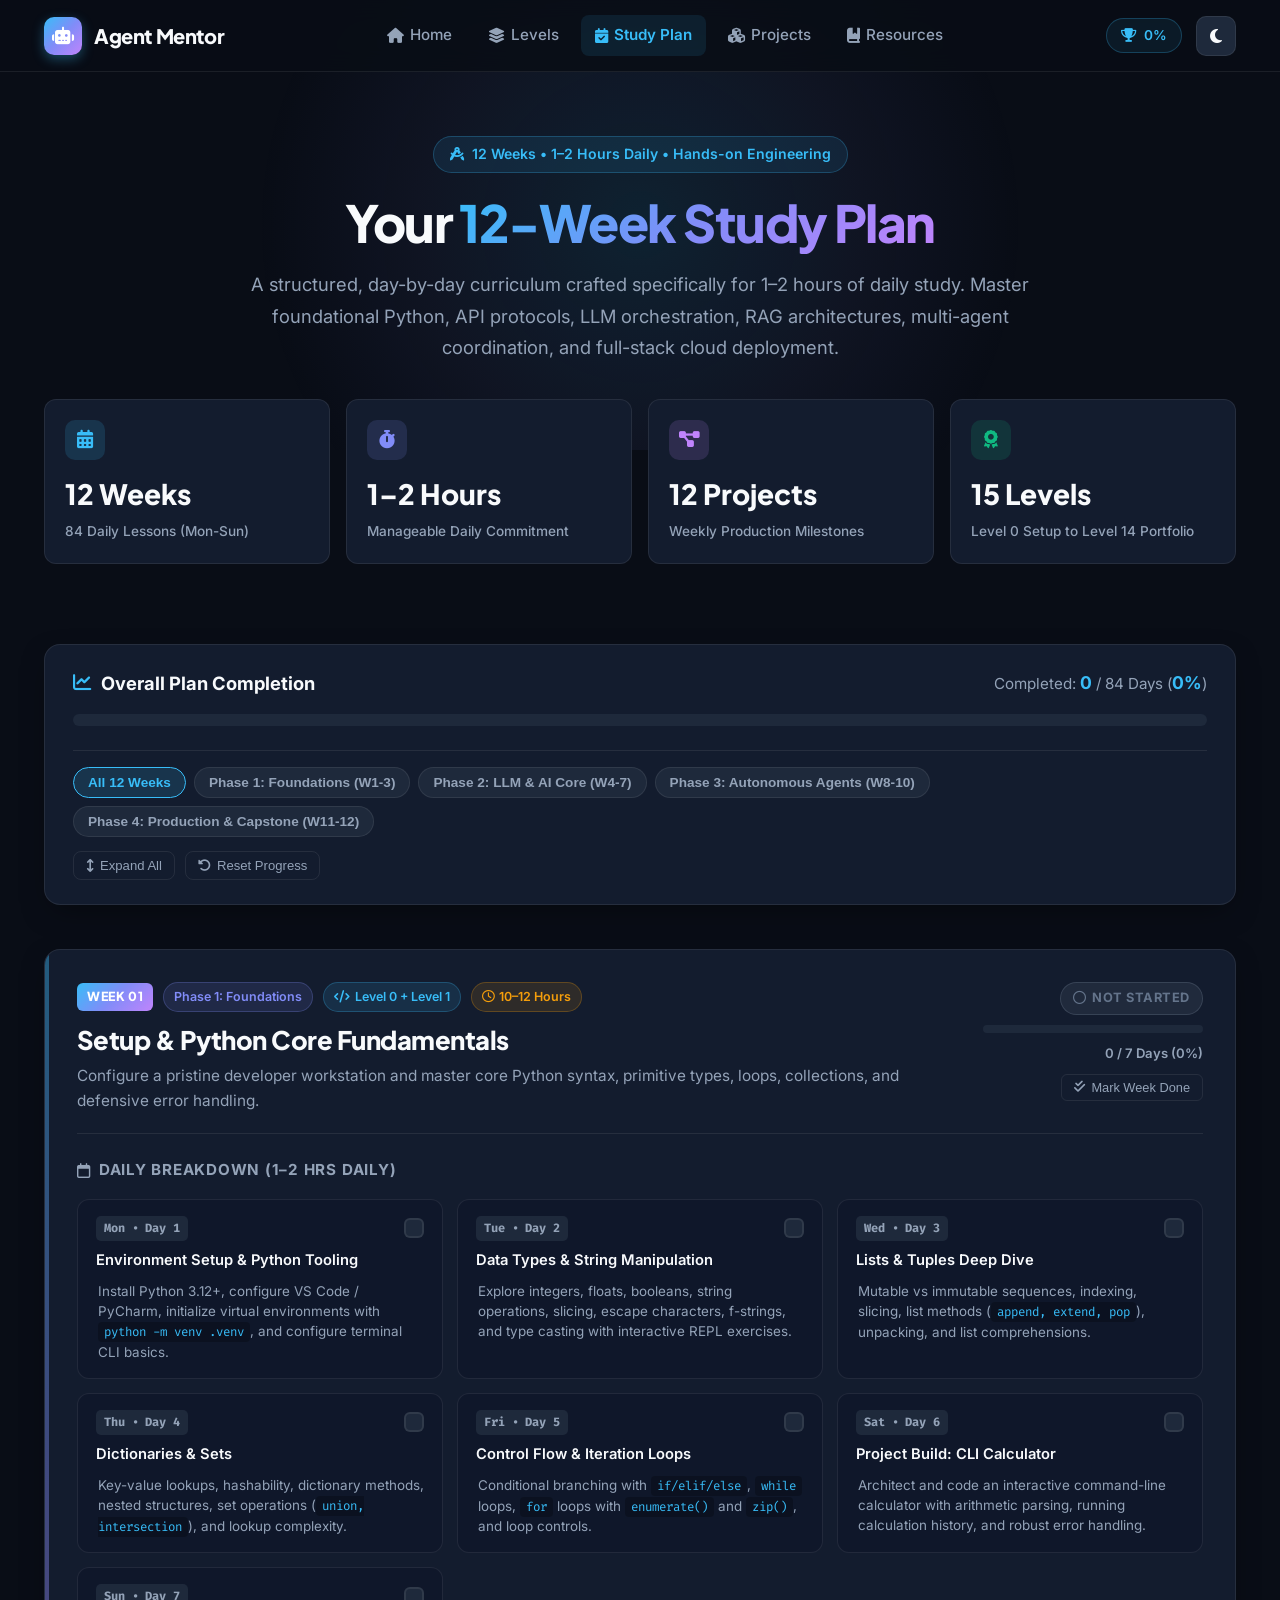
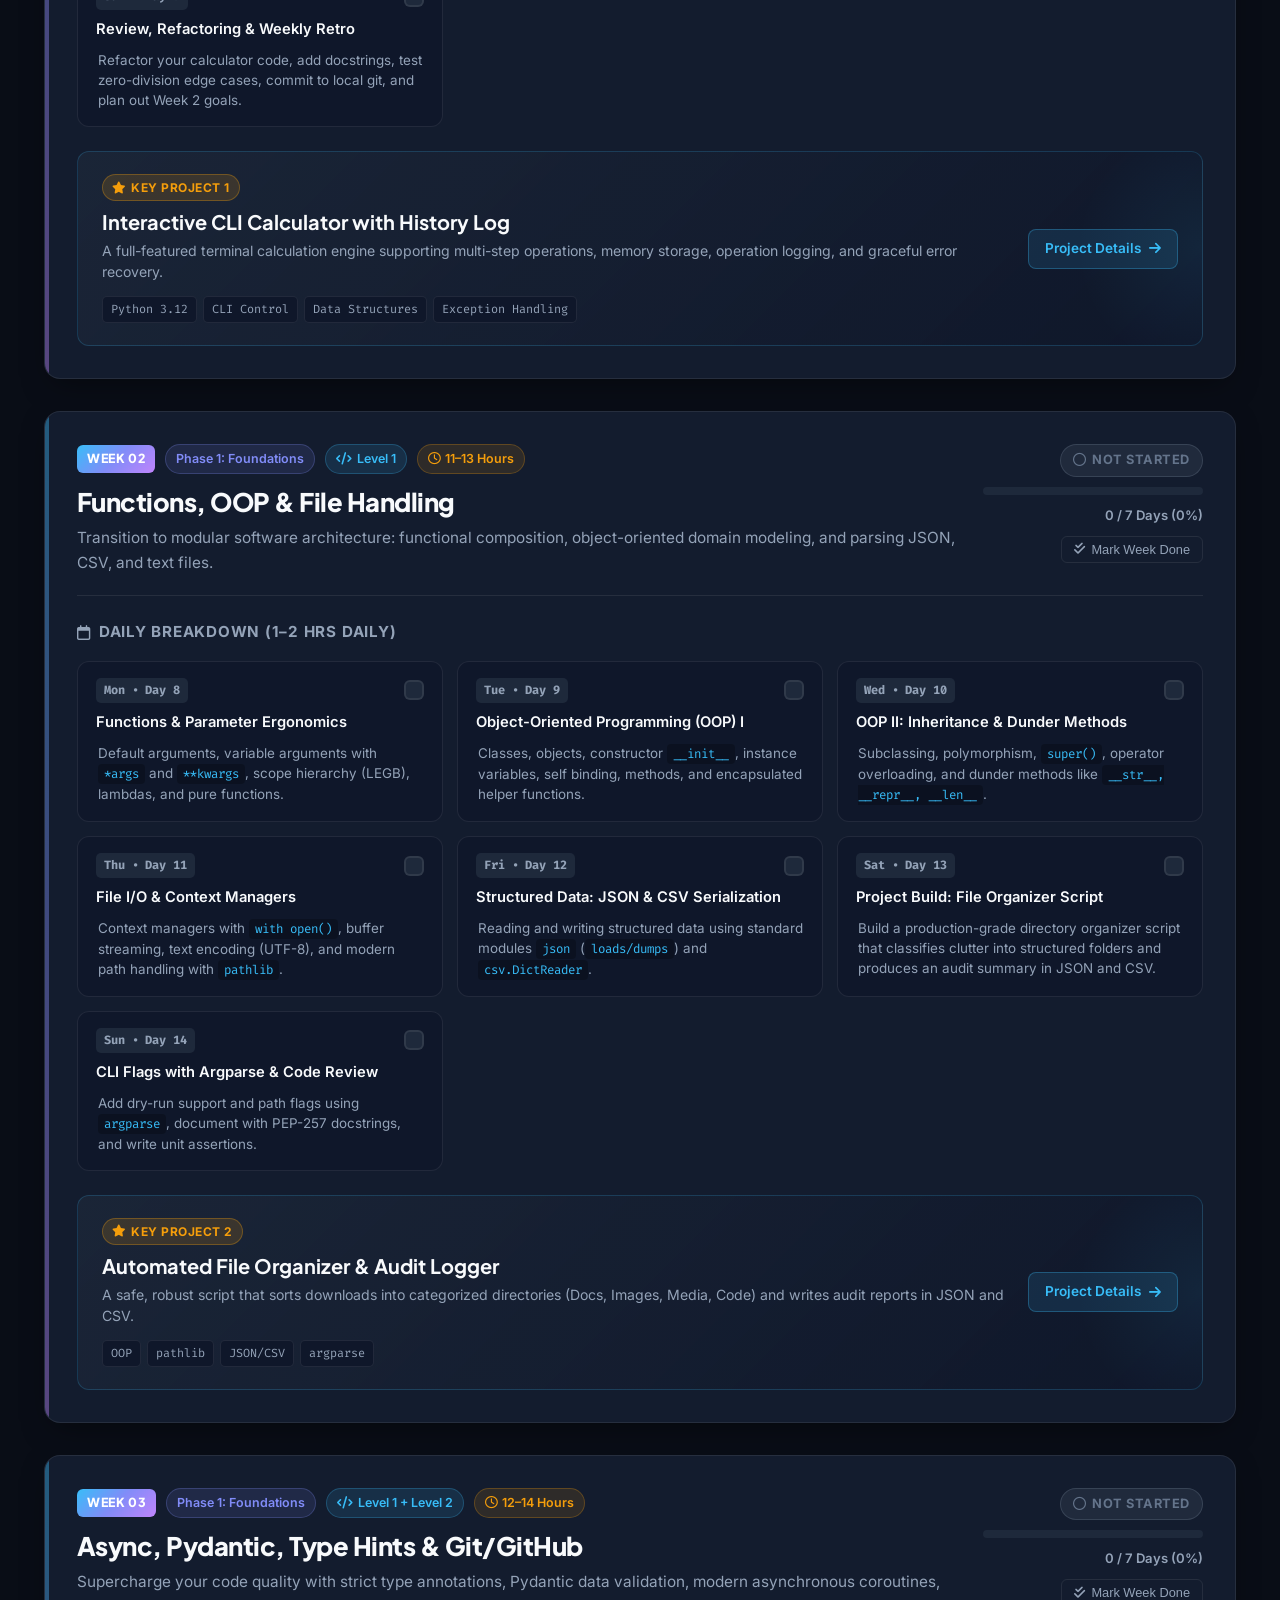
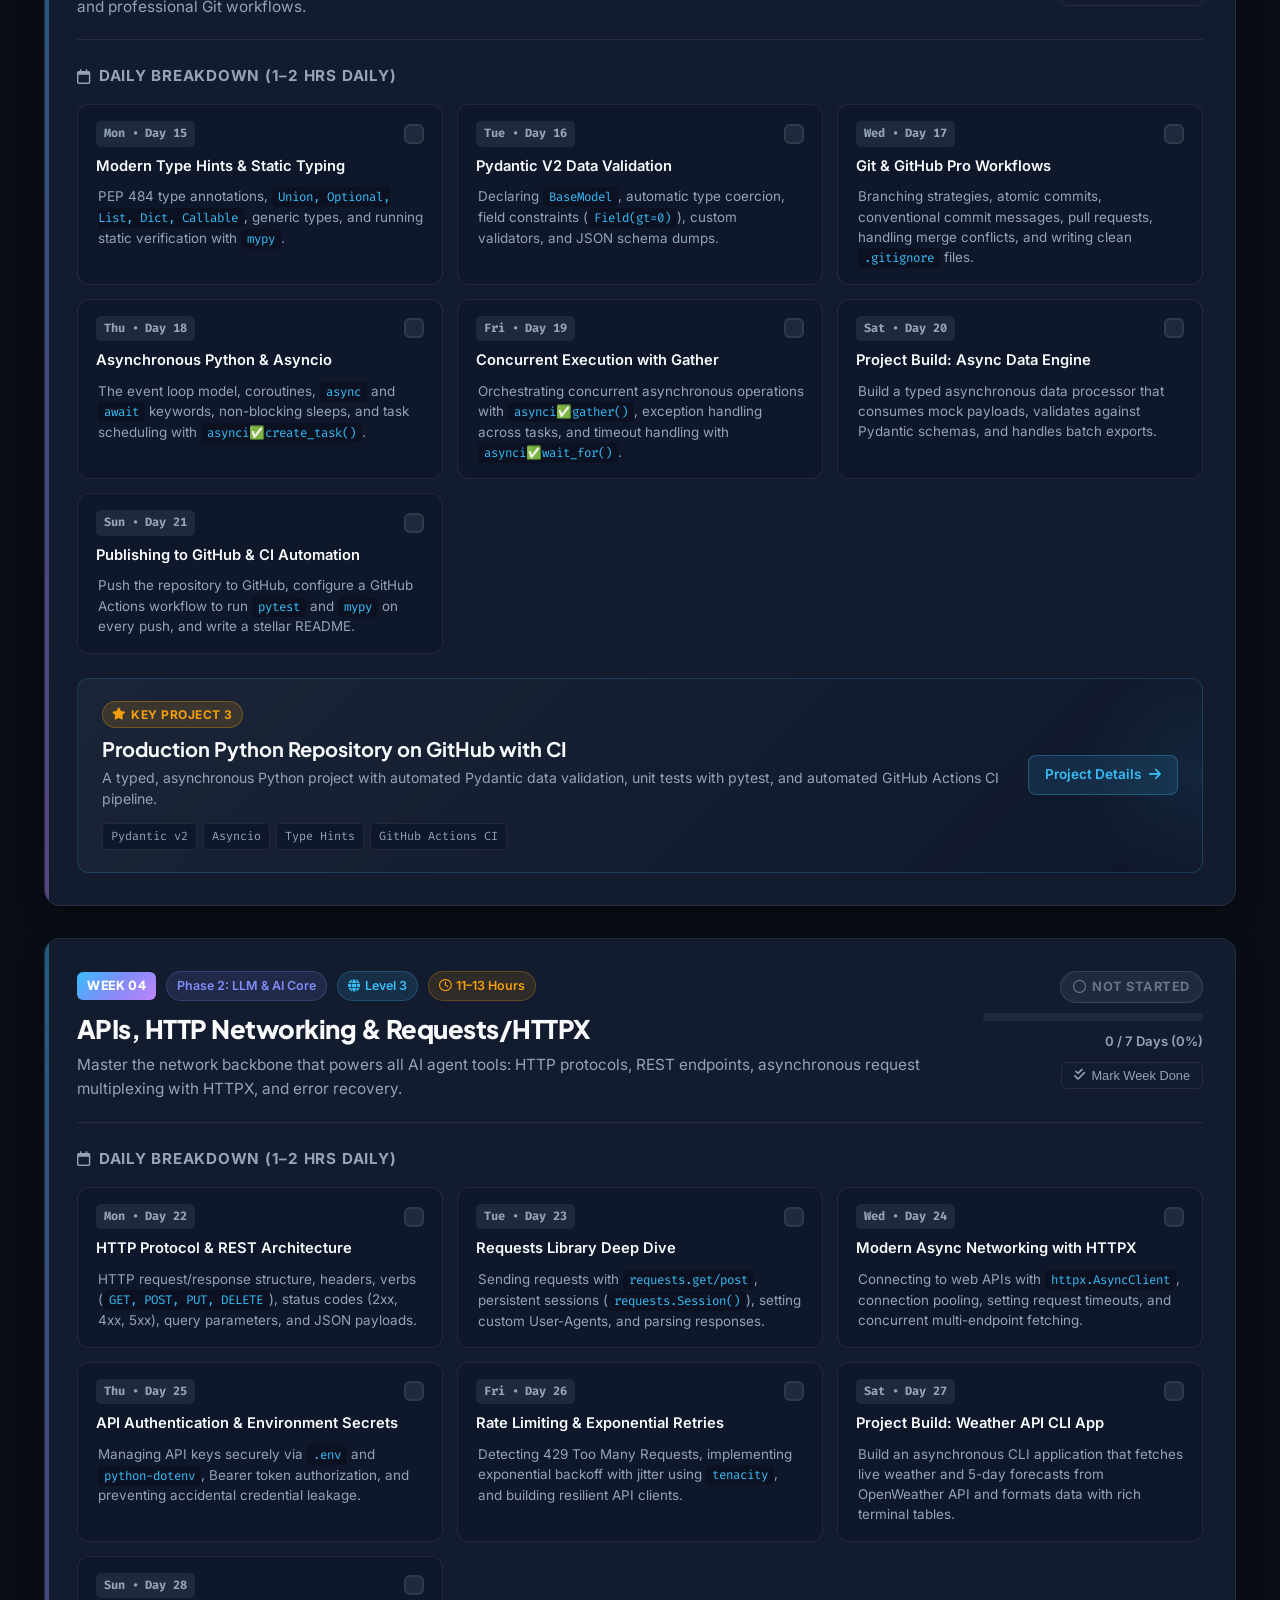
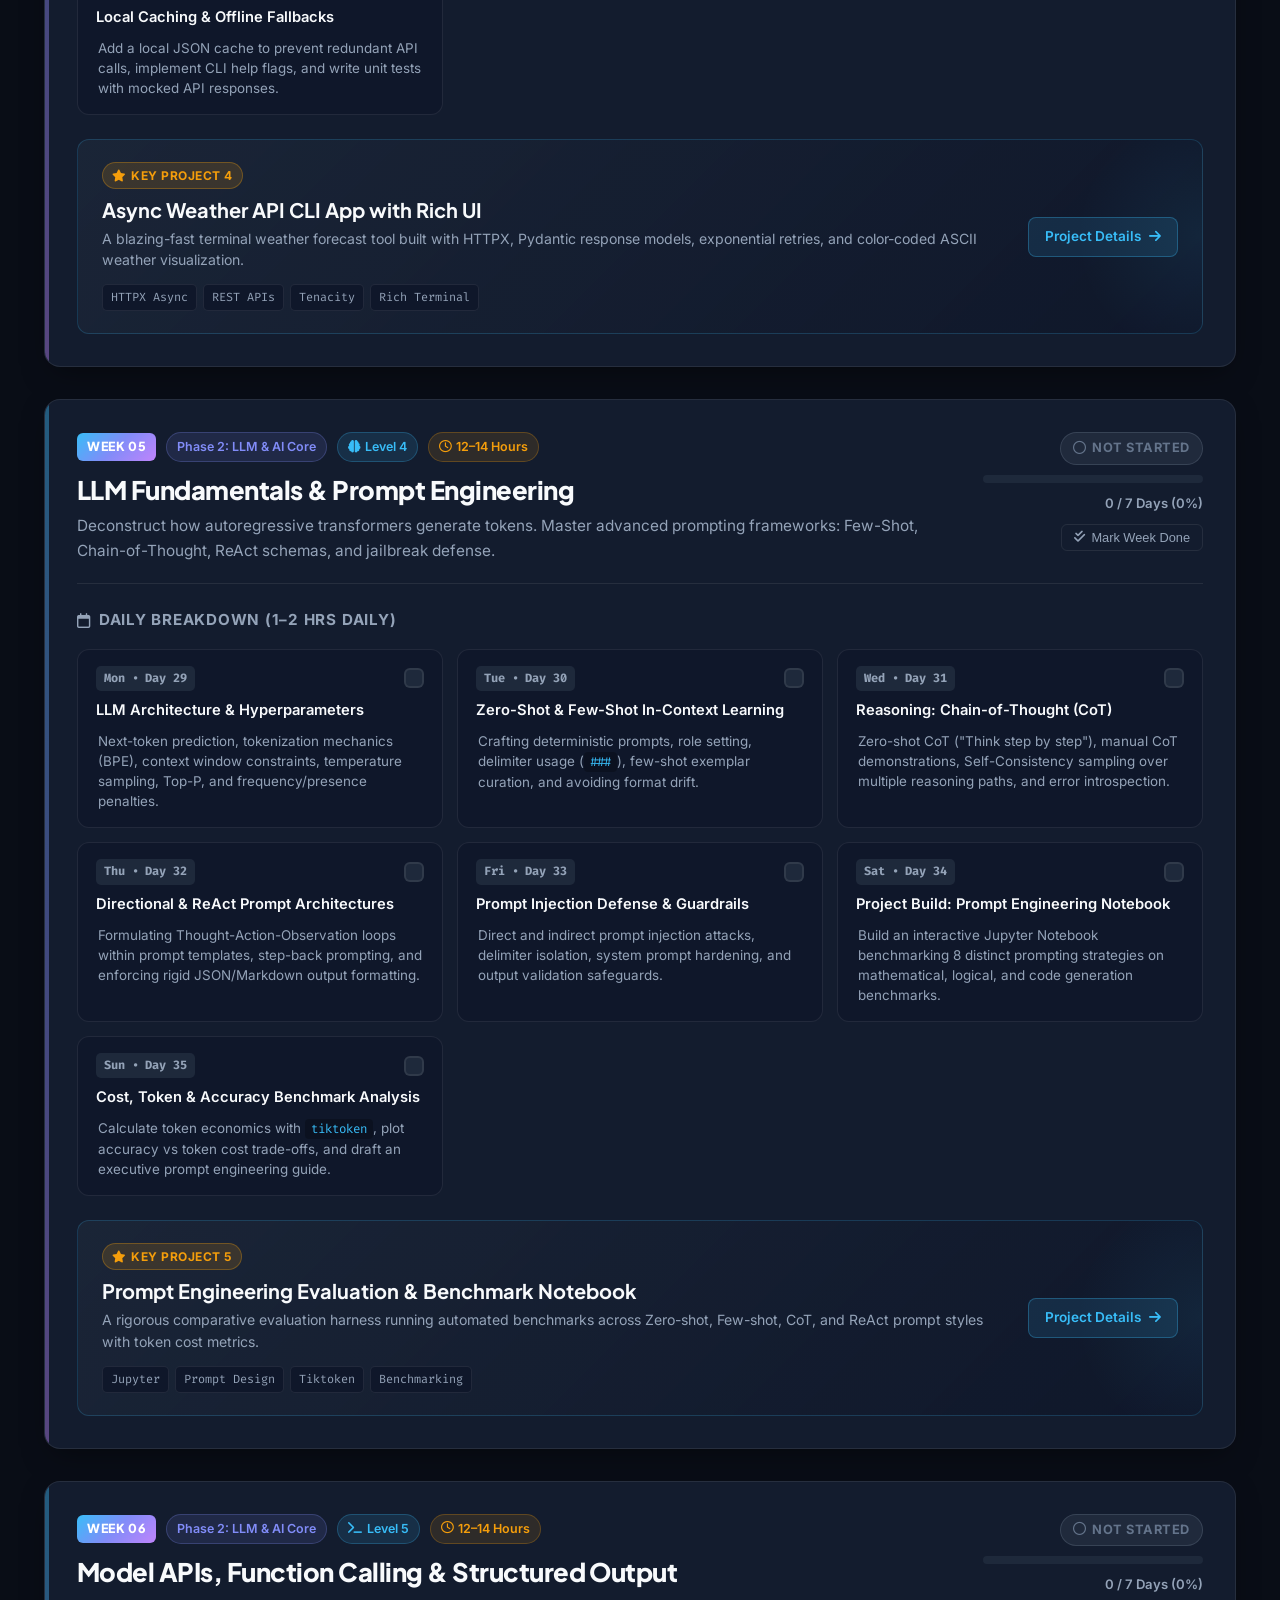
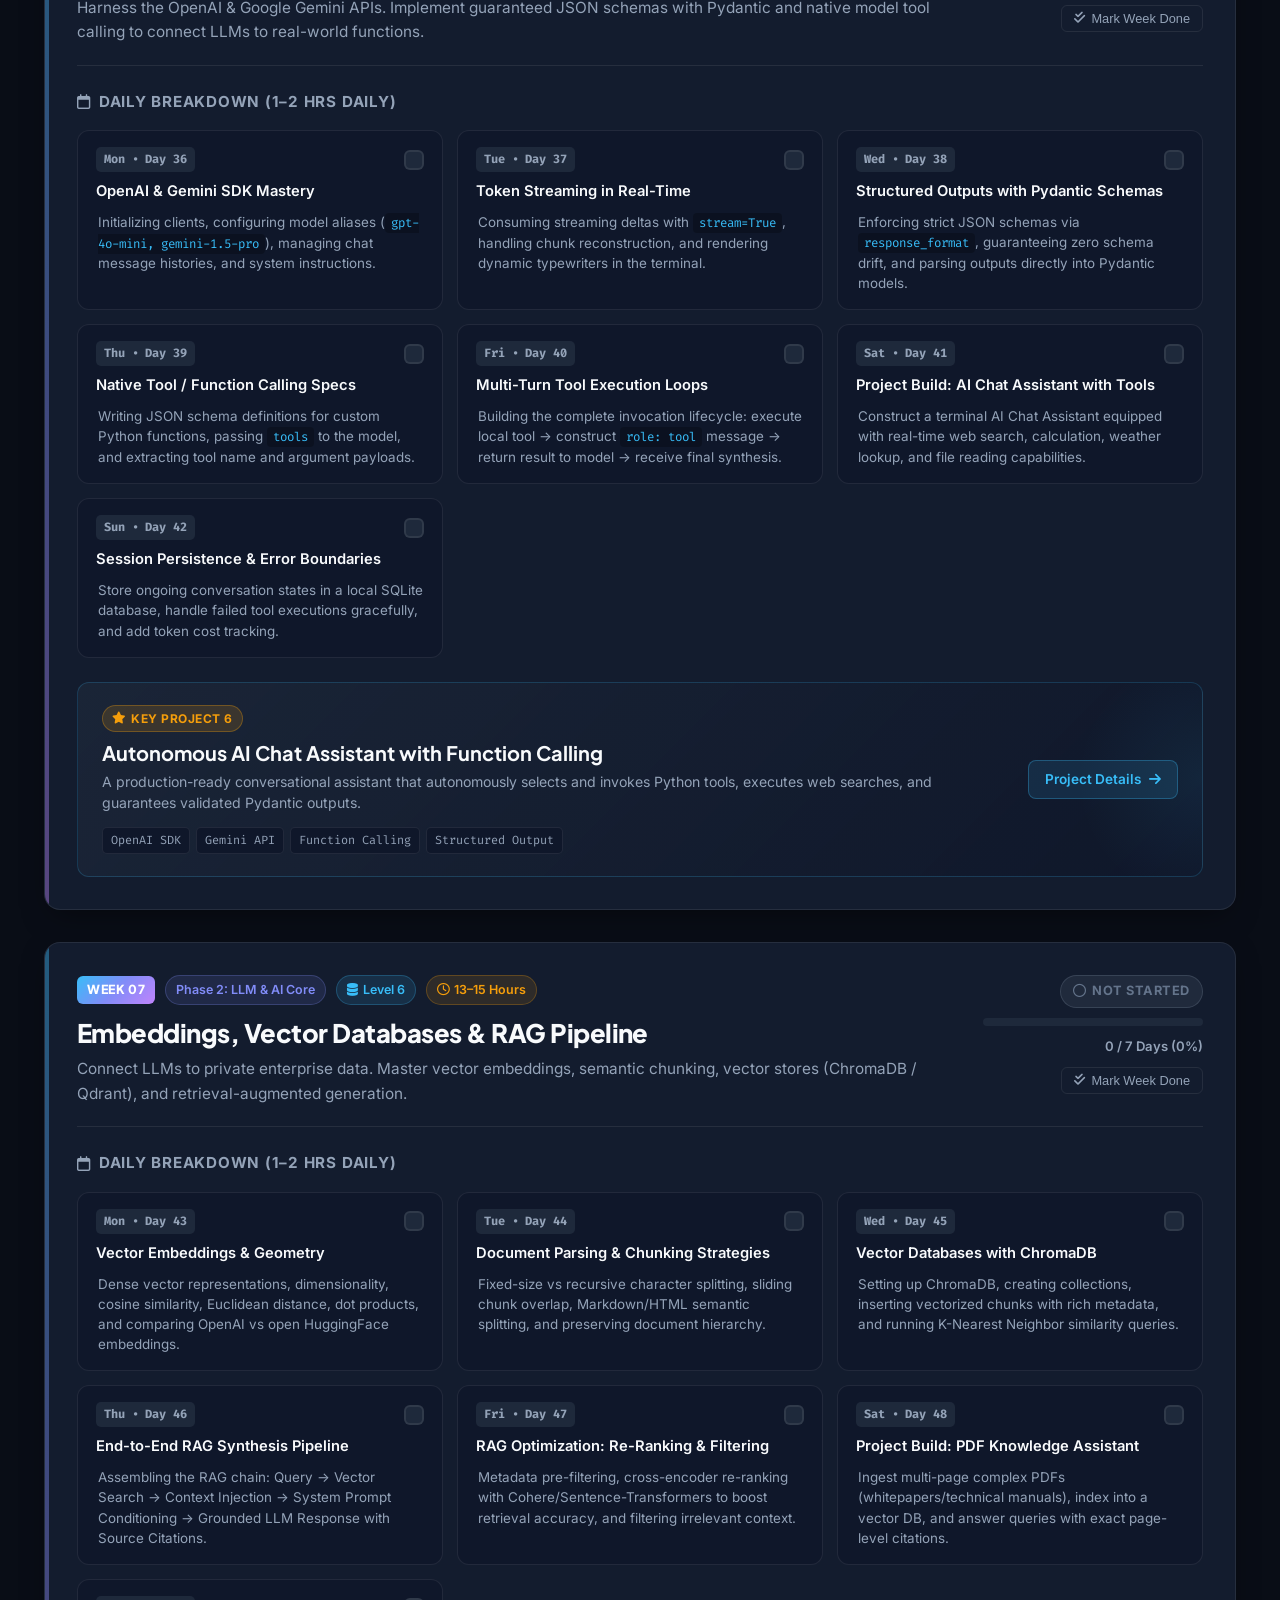
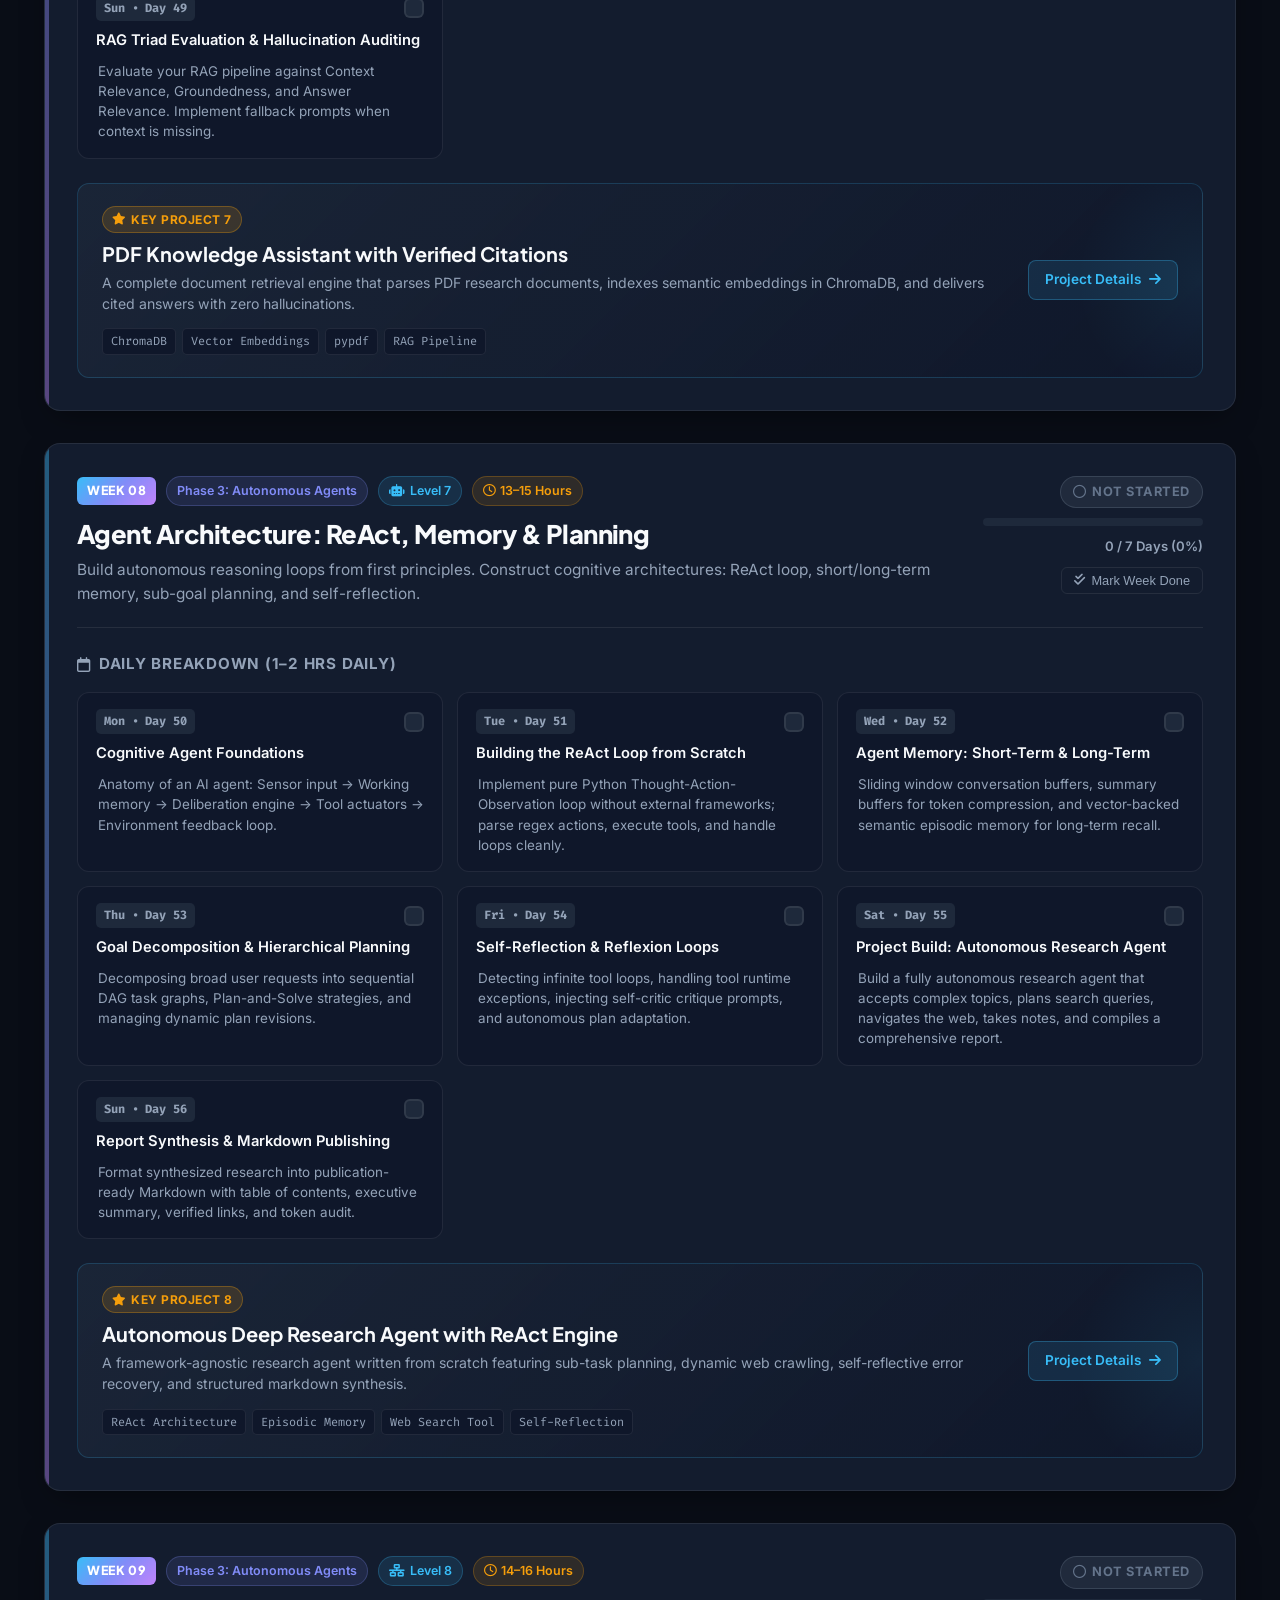
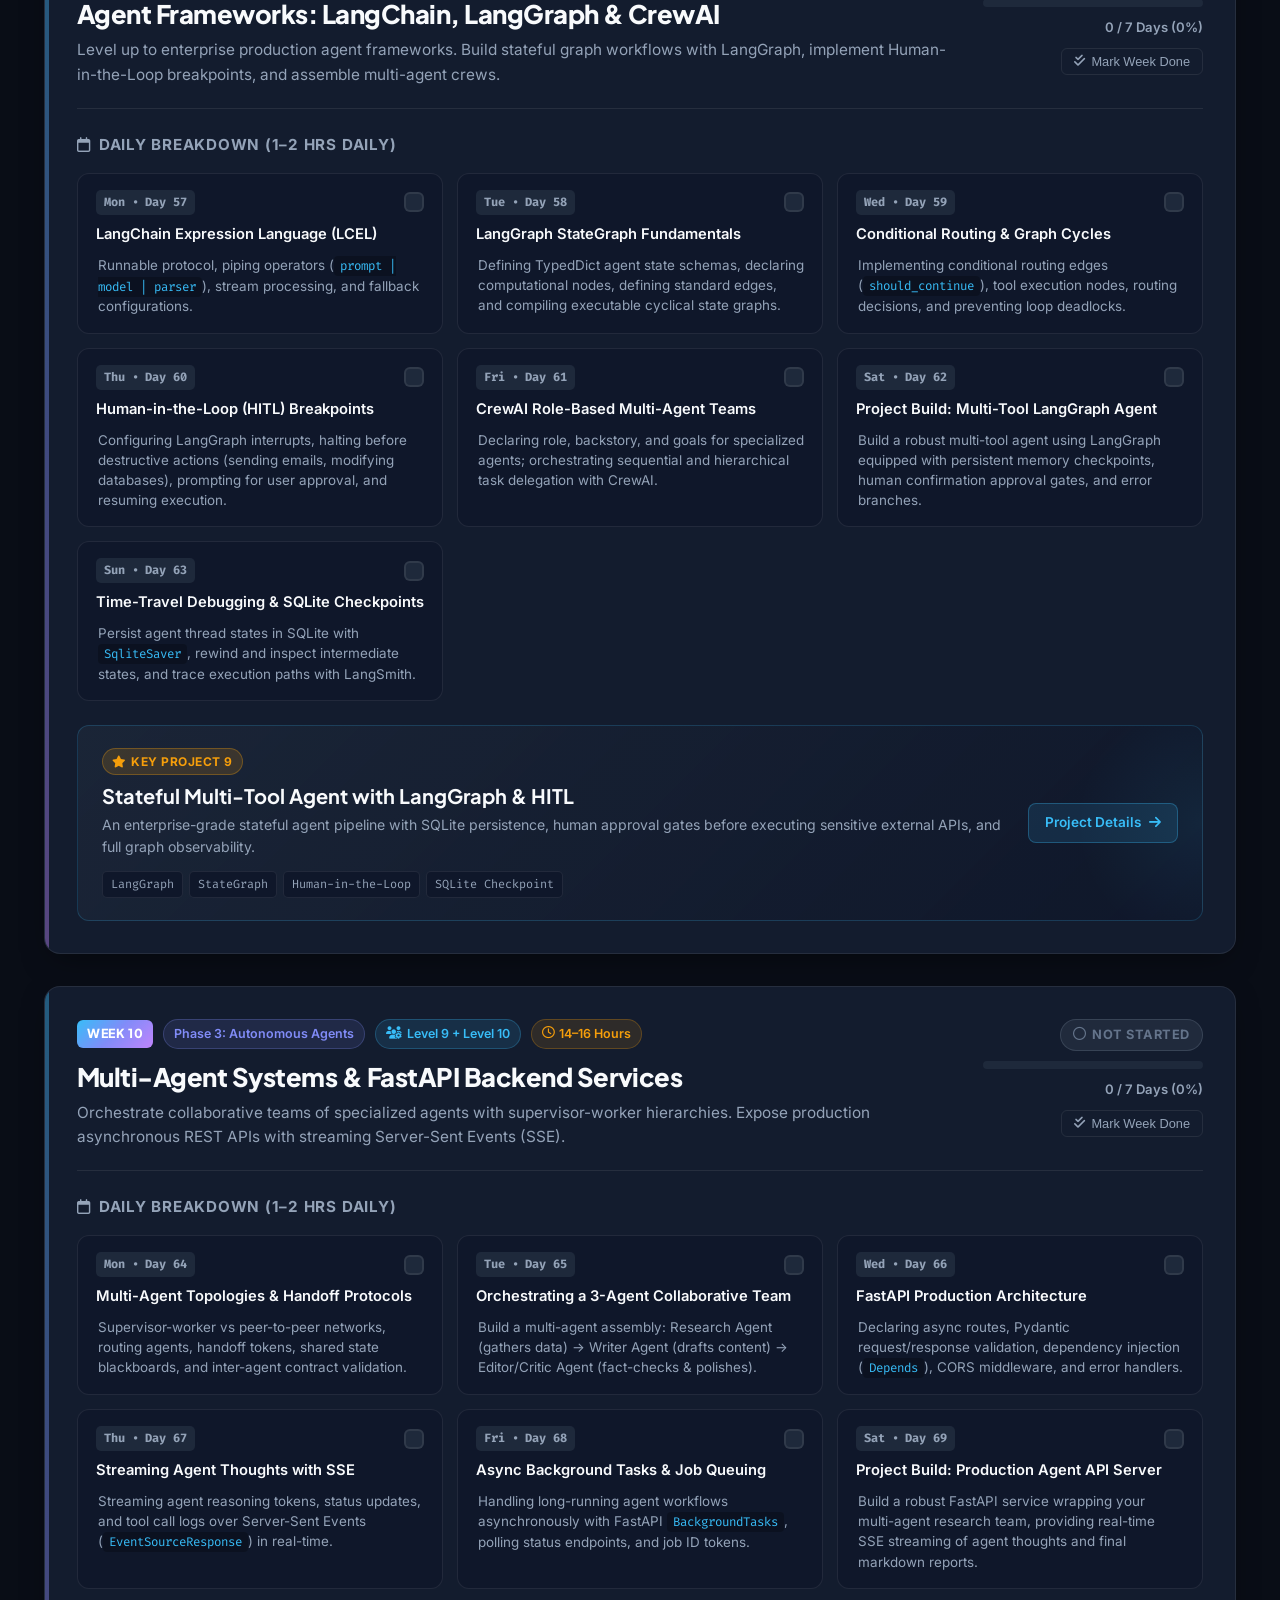
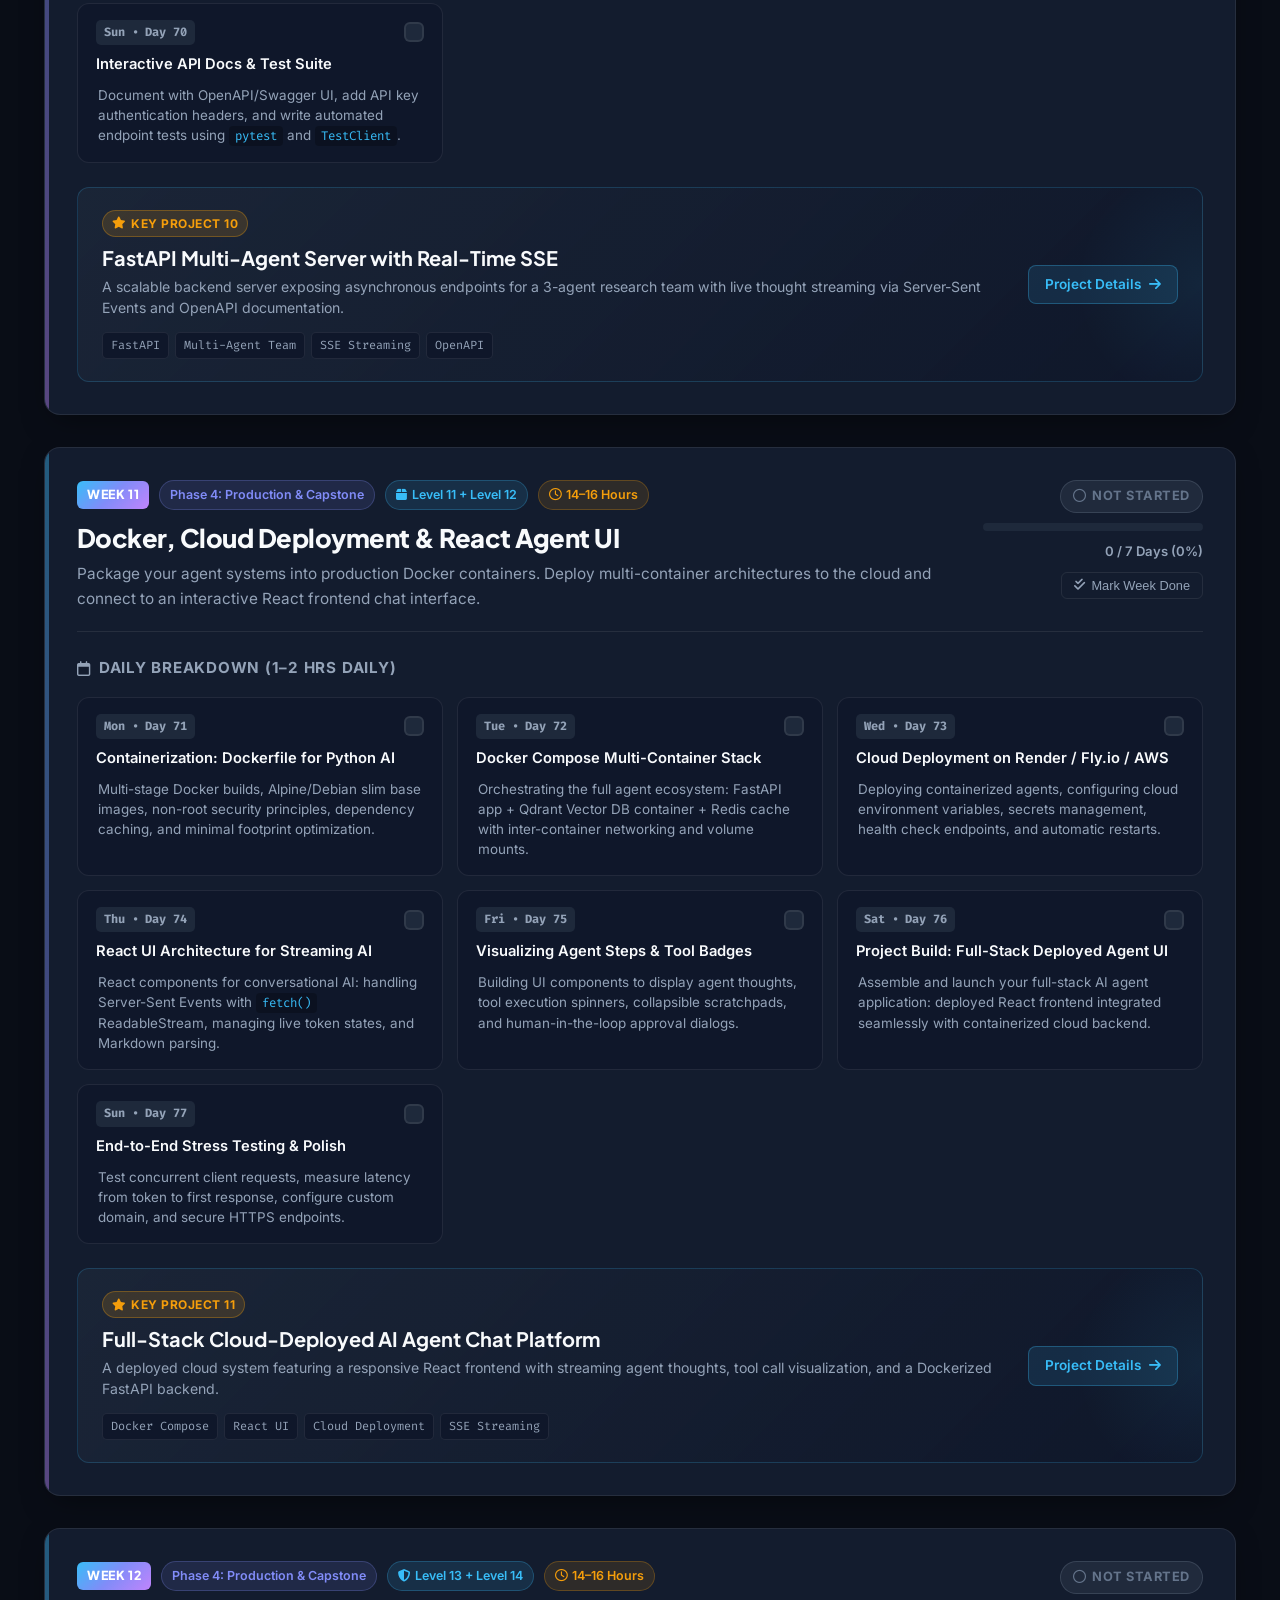
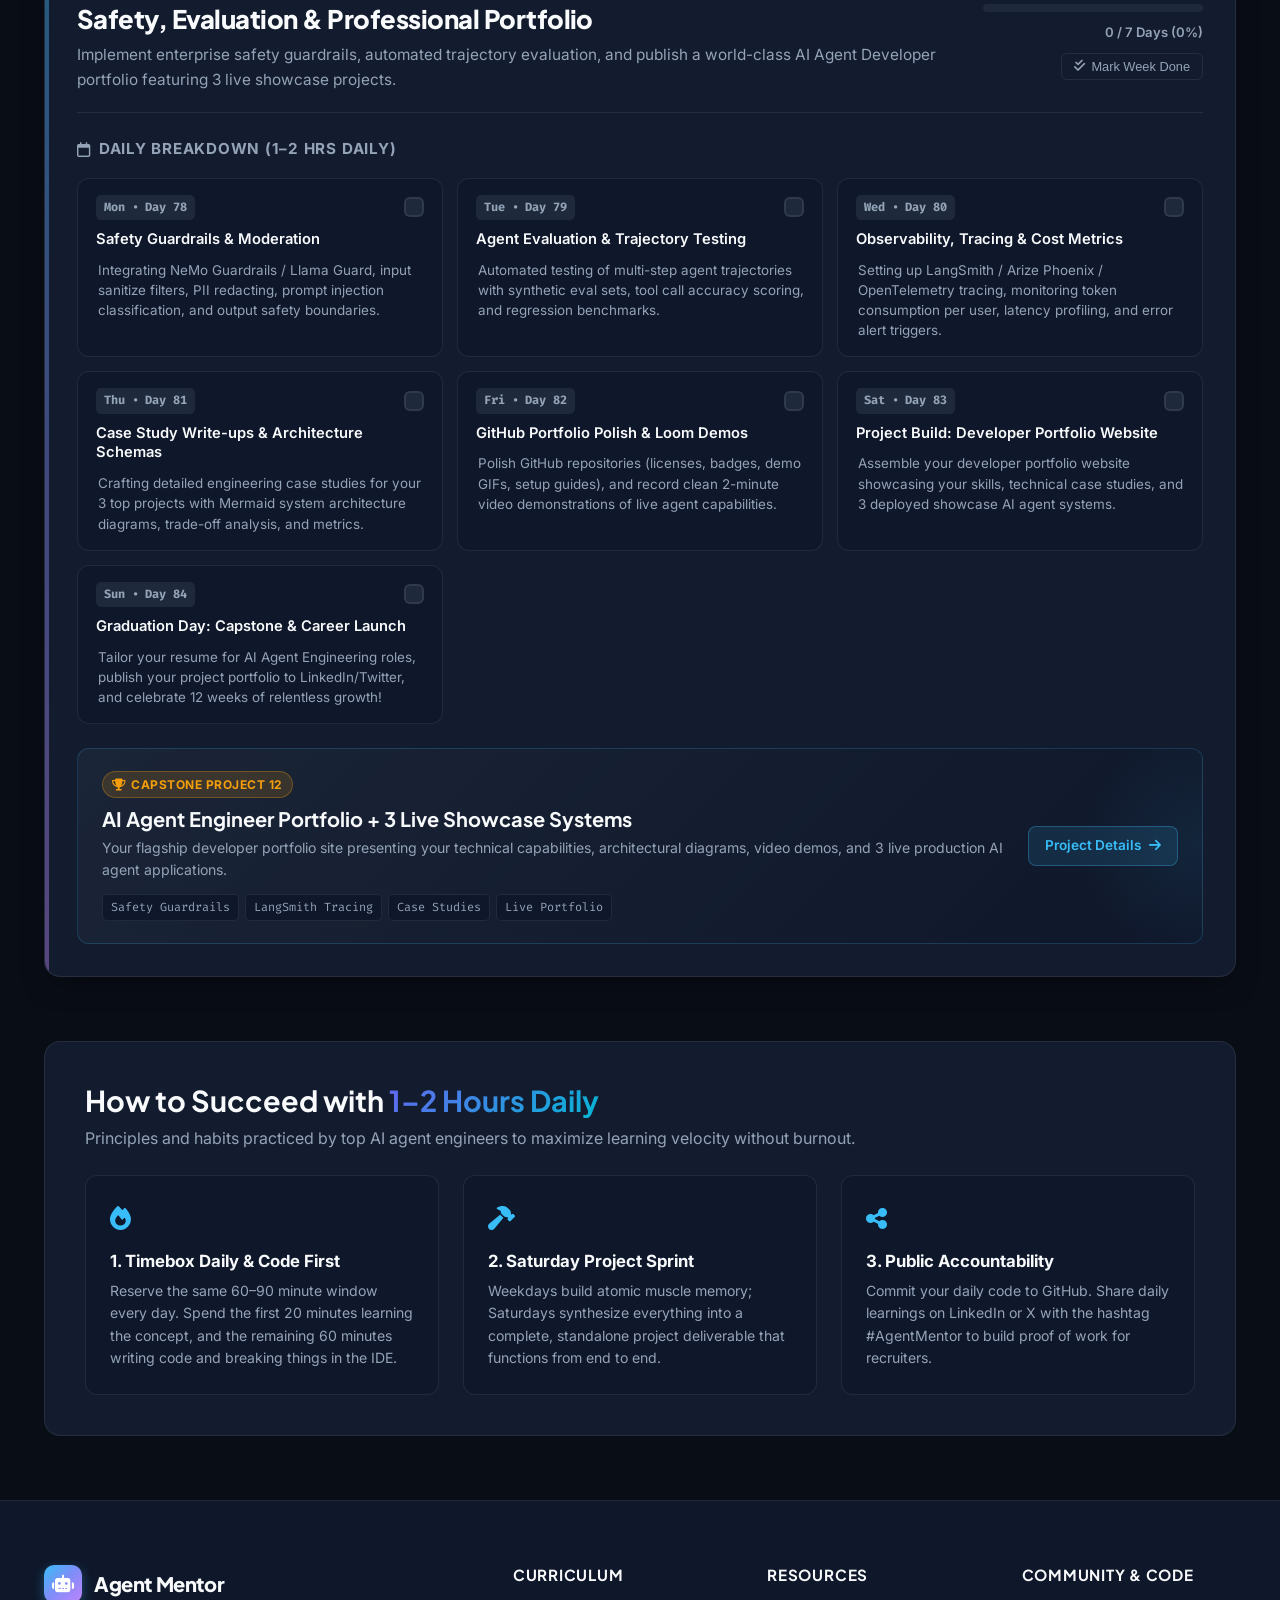
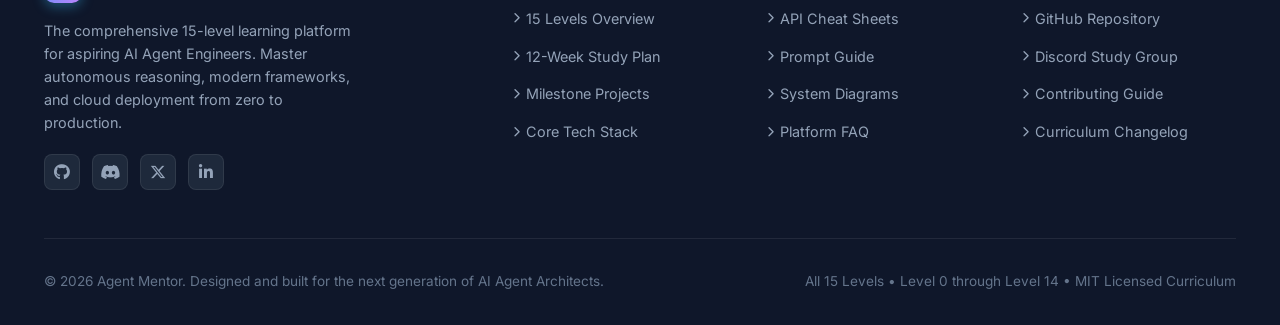
<file: studyplan.html>
<!DOCTYPE html>
<html lang="en" data-theme="dark">
<head>
    <meta charset="UTF-8">
    <meta name="viewport" content="width=device-width, initial-scale=1.0">
    <meta name="description" content="Master AI Agent Development with our comprehensive 12-Week Study Plan. 1-2 hours daily covering Python, APIs, LLMs, RAG, ReAct agents, LangGraph, FastAPI, and Docker.">
    <meta name="keywords" content="AI Agent, Study Plan, LangChain, LangGraph, Python, RAG, Vector DB, CrewAI, FastAPI, LLM">
    <title>12-Week Study Plan | Agent Mentor &#8212; AI Agent Developer Platform</title>

    <!-- Platform Stylesheets -->
    <link rel="stylesheet" href="css/variables.css">
    <link rel="stylesheet" href="css/reset.css">
    <link rel="stylesheet" href="css/base.css">
    <link rel="stylesheet" href="css/components.css">
    <link rel="stylesheet" href="css/layout.css">
    <link rel="stylesheet" href="css/responsive.css">

    <!-- Google Fonts & Font Awesome Icons -->
    <link rel="preconnect" href="https://fonts.googleapis.com">
    <link rel="preconnect" href="https://fonts.gstatic.com" crossorigin>
    <link href="https://fonts.googleapis.com/css2?family=Fira+Code:wght@400;500;600&family=Inter:wght@300;400;500;600;700;800&family=Plus+Jakarta+Sans:wght@600;700;800&display=swap" rel="stylesheet">
    <link rel="stylesheet" href="https://cdnjs.cloudflare.com/ajax/libs/font-awesome/6.5.1/css/all.min.css">

    <!-- Scoped Study Plan & Platform Fallback Styles -->
    <style>
        :root {
            --bg-base: #090d16;
            --bg-surface: #0f172a;
            --bg-surface-elevated: #1e293b;
            --bg-card: #131c2e;
            --bg-card-hover: #1a253c;
            --border-subtle: rgba(255, 255, 255, 0.08);
            --border-focus: rgba(56, 189, 248, 0.5);
            --text-main: #f8fafc;
            --text-secondary: #94a3b8;
            --text-muted: #64748b;
            --color-primary: #38bdf8;
            --color-secondary: #818cf8;
            --color-accent: #c084fc;
            --color-success: #10b981;
            --color-warning: #f59e0b;
            --color-danger: #f43f5e;
            --gradient-accent: linear-gradient(135deg, #38bdf8 0%, #818cf8 50%, #c084fc 100%);
            --gradient-card: linear-gradient(180deg, rgba(30, 41, 59, 0.6) 0%, rgba(15, 23, 42, 0.9) 100%);
            --shadow-card: 0 10px 30px -10px rgba(0, 0, 0, 0.5);
            --shadow-glow: 0 0 25px rgba(56, 189, 248, 0.2);
            --radius-md: 12px;
            --radius-lg: 16px;
            --radius-full: 9999px;
            --font-sans: 'Inter', system-ui, -apple-system, sans-serif;
            --font-display: 'Plus Jakarta Sans', var(--font-sans);
            --font-mono: 'Fira Code', monospace;
            --transition-smooth: all 0.25s cubic-bezier(0.4, 0, 0.2, 1);
        }

        [data-theme="light"] {
            --bg-base: #f8fafc;
            --bg-surface: #ffffff;
            --bg-surface-elevated: #f1f5f9;
            --bg-card: #ffffff;
            --bg-card-hover: #f8fafc;
            --border-subtle: rgba(0, 0, 0, 0.08);
            --border-focus: rgba(2, 132, 199, 0.5);
            --text-main: #0f172a;
            --text-secondary: #475569;
            --text-muted: #94a3b8;
            --shadow-card: 0 10px 25px -5px rgba(0, 0, 0, 0.05);
            --shadow-glow: 0 0 20px rgba(56, 189, 248, 0.15);
        }

        body {
            background-color: var(--bg-base);
            color: var(--text-main);
            font-family: var(--font-sans);
            line-height: 1.6;
            margin: 0;
            padding: 0;
            overflow-x: hidden;
            -webkit-font-smoothing: antialiased;
        }

        /* Ambient Glow Backdrop */
        .ambient-glow {
            position: fixed;
            top: 0;
            left: 50%;
            transform: translateX(-50%);
            width: 1000px;
            height: 450px;
            background: radial-gradient(circle, rgba(56, 189, 248, 0.12) 0%, rgba(129, 140, 248, 0.06) 40%, transparent 70%);
            pointer-events: none;
            z-index: 0;
        }

        /* Container */
        .container {
            width: 100%;
            max-width: 1240px;
            margin: 0 auto;
            padding: 0 24px;
            box-sizing: border-box;
            position: relative;
            z-index: 1;
        }

        /* Navigation Bar */
        .navbar {
            position: sticky;
            top: 0;
            z-index: 100;
            background: rgba(9, 13, 22, 0.85);
            backdrop-filter: blur(12px);
            -webkit-backdrop-filter: blur(12px);
            border-bottom: 1px solid var(--border-subtle);
            transition: var(--transition-smooth);
        }

        [data-theme="light"] .navbar {
            background: rgba(255, 255, 255, 0.85);
        }

        .navbar-content {
            display: flex;
            align-items: center;
            justify-content: space-between;
            height: 72px;
        }

        .brand-logo {
            display: flex;
            align-items: center;
            gap: 12px;
            text-decoration: none;
            color: var(--text-main);
            font-family: var(--font-display);
            font-weight: 800;
            font-size: 1.25rem;
            letter-spacing: -0.02em;
        }

        .brand-icon {
            width: 38px;
            height: 38px;
            border-radius: 10px;
            background: var(--gradient-accent);
            display: flex;
            align-items: center;
            justify-content: center;
            color: #ffffff;
            font-size: 1.1rem;
            box-shadow: 0 4px 12px rgba(56, 189, 248, 0.35);
        }

        .nav-links {
            display: flex;
            align-items: center;
            gap: 8px;
            list-style: none;
            margin: 0;
            padding: 0;
        }

        .nav-link {
            text-decoration: none;
            color: var(--text-secondary);
            font-weight: 500;
            font-size: 0.95rem;
            padding: 8px 14px;
            border-radius: 8px;
            transition: var(--transition-smooth);
            display: flex;
            align-items: center;
            gap: 6px;
        }

        .nav-link:hover {
            color: var(--text-main);
            background: rgba(255, 255, 255, 0.05);
        }

        [data-theme="light"] .nav-link:hover {
            background: rgba(0, 0, 0, 0.05);
        }

        .nav-link.active {
            color: var(--color-primary);
            background: rgba(56, 189, 248, 0.1);
            font-weight: 600;
        }

        .nav-actions {
            display: flex;
            align-items: center;
            gap: 14px;
        }

        .theme-toggle-btn {
            background: var(--bg-surface-elevated);
            border: 1px solid var(--border-subtle);
            color: var(--text-main);
            width: 40px;
            height: 40px;
            border-radius: 10px;
            display: flex;
            align-items: center;
            justify-content: center;
            cursor: pointer;
            transition: var(--transition-smooth);
            font-size: 1rem;
        }

        .theme-toggle-btn:hover {
            border-color: var(--color-primary);
            color: var(--color-primary);
            transform: translateY(-1px);
        }

        .header-progress-chip {
            display: flex;
            align-items: center;
            gap: 8px;
            background: rgba(56, 189, 248, 0.08);
            border: 1px solid rgba(56, 189, 248, 0.25);
            padding: 6px 14px;
            border-radius: var(--radius-full);
            font-size: 0.85rem;
            font-weight: 600;
            color: var(--color-primary);
        }

        .mobile-toggle {
            display: none;
            background: none;
            border: none;
            color: var(--text-main);
            font-size: 1.4rem;
            cursor: pointer;
        }

        /* Hero Header */
        .hero-section {
            padding: 64px 0 40px;
            text-align: center;
        }

        .hero-badge {
            display: inline-flex;
            align-items: center;
            gap: 8px;
            padding: 6px 16px;
            border-radius: var(--radius-full);
            background: rgba(56, 189, 248, 0.1);
            border: 1px solid rgba(56, 189, 248, 0.25);
            color: var(--color-primary);
            font-size: 0.88rem;
            font-weight: 600;
            margin-bottom: 20px;
        }

        .hero-title {
            font-family: var(--font-display);
            font-size: 3.2rem;
            font-weight: 800;
            line-height: 1.15;
            letter-spacing: -0.03em;
            margin: 0 0 18px 0;
            color: var(--text-main);
        }

        .hero-title .gradient-text {
            background: var(--gradient-accent);
            -webkit-background-clip: text;
            -webkit-text-fill-color: transparent;
        }

        .hero-description {
            font-size: 1.15rem;
            color: var(--text-secondary);
            max-width: 780px;
            margin: 0 auto 36px;
            line-height: 1.7;
        }

        /* Stats Overview */
        .stats-grid {
            display: grid;
            grid-template-columns: repeat(4, 1fr);
            gap: 16px;
            margin-bottom: 40px;
        }

        .stat-card {
            background: var(--bg-card);
            border: 1px solid var(--border-subtle);
            border-radius: var(--radius-md);
            padding: 20px;
            text-align: left;
            transition: var(--transition-smooth);
            position: relative;
            overflow: hidden;
        }

        .stat-card:hover {
            border-color: rgba(56, 189, 248, 0.3);
            transform: translateY(-2px);
            box-shadow: var(--shadow-card);
        }

        .stat-icon-wrapper {
            width: 40px;
            height: 40px;
            border-radius: 10px;
            display: flex;
            align-items: center;
            justify-content: center;
            margin-bottom: 12px;
            font-size: 1.15rem;
        }

        .stat-card:nth-child(1) .stat-icon-wrapper { background: rgba(56, 189, 248, 0.15); color: var(--color-primary); }
        .stat-card:nth-child(2) .stat-icon-wrapper { background: rgba(129, 140, 248, 0.15); color: var(--color-secondary); }
        .stat-card:nth-child(3) .stat-icon-wrapper { background: rgba(192, 132, 252, 0.15); color: var(--color-accent); }
        .stat-card:nth-child(4) .stat-icon-wrapper { background: rgba(16, 185, 129, 0.15); color: var(--color-success); }

        .stat-value {
            font-size: 1.75rem;
            font-weight: 800;
            font-family: var(--font-display);
            color: var(--text-main);
            margin-bottom: 4px;
        }

        .stat-label {
            font-size: 0.85rem;
            color: var(--text-secondary);
            font-weight: 500;
        }

        /* Overall Progress Tracker Hub */
        .progress-hub {
            background: var(--bg-card);
            border: 1px solid var(--border-subtle);
            border-radius: var(--radius-lg);
            padding: 24px 28px;
            margin-bottom: 44px;
            box-shadow: var(--shadow-card);
        }

        .progress-hub-header {
            display: flex;
            align-items: center;
            justify-content: space-between;
            flex-wrap: wrap;
            gap: 16px;
            margin-bottom: 16px;
        }

        .progress-hub-title {
            font-size: 1.15rem;
            font-weight: 700;
            display: flex;
            align-items: center;
            gap: 10px;
            color: var(--text-main);
        }

        .progress-metric-display {
            font-size: 0.95rem;
            color: var(--text-secondary);
        }

        .progress-metric-display strong {
            color: var(--color-primary);
            font-size: 1.1rem;
        }

        .master-progress-track {
            width: 100%;
            height: 12px;
            background: var(--bg-surface-elevated);
            border-radius: var(--radius-full);
            overflow: hidden;
            margin-bottom: 24px;
            position: relative;
        }

        .master-progress-fill {
            height: 100%;
            width: 0%;
            background: var(--gradient-accent);
            border-radius: var(--radius-full);
            transition: width 0.5s cubic-bezier(0.4, 0, 0.2, 1);
            position: relative;
        }

        /* Controls & Filter Bar */
        .controls-row {
            display: flex;
            align-items: center;
            justify-content: space-between;
            flex-wrap: wrap;
            gap: 14px;
            padding-top: 16px;
            border-top: 1px solid var(--border-subtle);
        }

        .phase-filters {
            display: flex;
            align-items: center;
            gap: 8px;
            flex-wrap: wrap;
        }

        .filter-btn {
            background: var(--bg-surface-elevated);
            border: 1px solid var(--border-subtle);
            color: var(--text-secondary);
            font-size: 0.85rem;
            font-weight: 600;
            padding: 7px 14px;
            border-radius: var(--radius-full);
            cursor: pointer;
            transition: var(--transition-smooth);
        }

        .filter-btn:hover {
            color: var(--text-main);
            border-color: rgba(56, 189, 248, 0.4);
        }

        .filter-btn.active {
            background: rgba(56, 189, 248, 0.15);
            border-color: var(--color-primary);
            color: var(--color-primary);
        }

        .action-btns {
            display: flex;
            align-items: center;
            gap: 10px;
        }

        .btn-sm-secondary {
            background: transparent;
            border: 1px solid var(--border-subtle);
            color: var(--text-secondary);
            font-size: 0.82rem;
            font-weight: 500;
            padding: 6px 12px;
            border-radius: 8px;
            cursor: pointer;
            transition: var(--transition-smooth);
            display: inline-flex;
            align-items: center;
            gap: 6px;
        }

        .btn-sm-secondary:hover {
            border-color: var(--text-muted);
            color: var(--text-main);
        }

        /* Study Plan Week Cards Grid / Timeline */
        .weeks-container {
            display: flex;
            flex-direction: column;
            gap: 32px;
            margin-bottom: 64px;
        }

        .week-card {
            background: var(--bg-card);
            border: 1px solid var(--border-subtle);
            border-radius: var(--radius-lg);
            padding: 32px;
            box-shadow: var(--shadow-card);
            transition: var(--transition-smooth);
            position: relative;
            overflow: hidden;
        }

        .week-card::before {
            content: '';
            position: absolute;
            top: 0;
            left: 0;
            bottom: 0;
            width: 4px;
            background: var(--gradient-accent);
            opacity: 0.4;
            transition: var(--transition-smooth);
        }

        .week-card:hover {
            border-color: rgba(56, 189, 248, 0.3);
            box-shadow: 0 16px 36px -12px rgba(0, 0, 0, 0.6);
        }

        .week-card:hover::before {
            opacity: 1;
            width: 6px;
        }

        .week-card.week-completed {
            border-color: rgba(16, 185, 129, 0.4);
        }

        .week-card.week-completed::before {
            background: var(--color-success);
            opacity: 1;
        }

        /* Week Header */
        .week-header {
            display: flex;
            align-items: flex-start;
            justify-content: space-between;
            flex-wrap: wrap;
            gap: 20px;
            margin-bottom: 24px;
            padding-bottom: 20px;
            border-bottom: 1px solid var(--border-subtle);
        }

        .week-title-area {
            flex: 1;
            min-width: 280px;
        }

        .week-meta-badges {
            display: flex;
            align-items: center;
            gap: 10px;
            flex-wrap: wrap;
            margin-bottom: 12px;
        }

        .badge-week-number {
            background: var(--gradient-accent);
            color: #ffffff;
            font-size: 0.78rem;
            font-weight: 800;
            padding: 4px 10px;
            border-radius: 6px;
            letter-spacing: 0.05em;
            text-transform: uppercase;
            font-family: var(--font-display);
        }

        .badge-phase {
            background: rgba(129, 140, 248, 0.12);
            color: var(--color-secondary);
            border: 1px solid rgba(129, 140, 248, 0.25);
            font-size: 0.78rem;
            font-weight: 600;
            padding: 4px 10px;
            border-radius: var(--radius-full);
        }

        .badge-level {
            background: rgba(56, 189, 248, 0.12);
            color: var(--color-primary);
            border: 1px solid rgba(56, 189, 248, 0.25);
            font-size: 0.78rem;
            font-weight: 600;
            padding: 4px 10px;
            border-radius: var(--radius-full);
            display: inline-flex;
            align-items: center;
            gap: 5px;
        }

        .badge-hours {
            background: rgba(245, 158, 11, 0.12);
            color: var(--color-warning);
            border: 1px solid rgba(245, 158, 11, 0.25);
            font-size: 0.78rem;
            font-weight: 600;
            padding: 4px 10px;
            border-radius: var(--radius-full);
            display: inline-flex;
            align-items: center;
            gap: 5px;
        }

        .week-title {
            font-family: var(--font-display);
            font-size: 1.6rem;
            font-weight: 800;
            color: var(--text-main);
            margin: 0 0 8px 0;
            letter-spacing: -0.02em;
        }

        .week-summary {
            font-size: 0.96rem;
            color: var(--text-secondary);
            margin: 0;
            line-height: 1.6;
        }

        /* Week Progress Widget */
        .week-status-widget {
            display: flex;
            flex-direction: column;
            align-items: flex-end;
            gap: 10px;
            min-width: 220px;
        }

        .week-status-badge {
            font-size: 0.8rem;
            font-weight: 700;
            padding: 5px 12px;
            border-radius: var(--radius-full);
            display: inline-flex;
            align-items: center;
            gap: 6px;
            text-transform: uppercase;
            letter-spacing: 0.04em;
        }

        .status-not-started {
            background: rgba(148, 163, 184, 0.1);
            color: var(--text-muted);
            border: 1px solid rgba(148, 163, 184, 0.2);
        }

        .status-in-progress {
            background: rgba(56, 189, 248, 0.12);
            color: var(--color-primary);
            border: 1px solid rgba(56, 189, 248, 0.3);
        }

        .status-completed {
            background: rgba(16, 185, 129, 0.12);
            color: var(--color-success);
            border: 1px solid rgba(16, 185, 129, 0.3);
        }

        .week-progress-bar-wrap {
            width: 100%;
            height: 8px;
            background: var(--bg-surface-elevated);
            border-radius: var(--radius-full);
            overflow: hidden;
        }

        .week-progress-fill {
            height: 100%;
            width: 0%;
            background: var(--color-primary);
            border-radius: var(--radius-full);
            transition: width 0.3s ease;
        }

        .week-progress-text {
            font-size: 0.82rem;
            color: var(--text-secondary);
            font-weight: 600;
        }

        .toggle-week-btn {
            background: transparent;
            border: 1px solid var(--border-subtle);
            color: var(--text-secondary);
            font-size: 0.8rem;
            padding: 5px 12px;
            border-radius: 6px;
            cursor: pointer;
            transition: var(--transition-smooth);
            display: inline-flex;
            align-items: center;
            gap: 6px;
        }

        .toggle-week-btn:hover {
            color: var(--text-main);
            border-color: var(--color-primary);
        }

        /* Daily Topics Schedule (Mon - Sun) */
        .schedule-section-title {
            font-size: 0.95rem;
            font-weight: 700;
            color: var(--text-secondary);
            text-transform: uppercase;
            letter-spacing: 0.05em;
            margin-bottom: 16px;
            display: flex;
            align-items: center;
            gap: 8px;
        }

        .days-grid {
            display: grid;
            grid-template-columns: repeat(auto-fill, minmax(320px, 1fr));
            gap: 14px;
            margin-bottom: 24px;
        }

        .day-item {
            background: var(--bg-surface);
            border: 1px solid var(--border-subtle);
            border-radius: var(--radius-md);
            padding: 16px 18px;
            display: flex;
            flex-direction: column;
            gap: 10px;
            transition: var(--transition-smooth);
            position: relative;
        }

        .day-item:hover {
            border-color: rgba(56, 189, 248, 0.25);
            background: var(--bg-card-hover);
        }

        .day-item.completed-day {
            border-color: rgba(16, 185, 129, 0.3);
            background: rgba(16, 185, 129, 0.03);
        }

        .day-header {
            display: flex;
            align-items: center;
            justify-content: space-between;
            gap: 10px;
        }

        .day-label {
            display: flex;
            align-items: center;
            gap: 8px;
        }

        .day-tag {
            font-size: 0.75rem;
            font-weight: 700;
            padding: 3px 8px;
            border-radius: 5px;
            background: var(--bg-surface-elevated);
            color: var(--text-secondary);
            font-family: var(--font-mono);
            letter-spacing: -0.01em;
        }

        .day-item.completed-day .day-tag {
            background: rgba(16, 185, 129, 0.15);
            color: var(--color-success);
        }

        .day-title {
            font-size: 0.92rem;
            font-weight: 600;
            color: var(--text-main);
            margin: 0;
            line-height: 1.35;
        }

        .day-checkbox-label {
            display: flex;
            align-items: center;
            gap: 8px;
            cursor: pointer;
            user-select: none;
        }

        .custom-checkbox {
            appearance: none;
            -webkit-appearance: none;
            width: 20px;
            height: 20px;
            border: 2px solid var(--border-subtle);
            border-radius: 6px;
            background: var(--bg-surface-elevated);
            cursor: pointer;
            display: grid;
            place-content: center;
            transition: var(--transition-smooth);
            margin: 0;
        }

        .custom-checkbox:hover {
            border-color: var(--color-primary);
        }

        .custom-checkbox:checked {
            background: var(--color-success);
            border-color: var(--color-success);
        }

        .custom-checkbox:checked::before {
            content: "&#10003;";
            color: #ffffff;
            font-size: 13px;
            font-weight: 900;
        }

        .day-details {
            font-size: 0.84rem;
            color: var(--text-secondary);
            margin: 0;
            line-height: 1.5;
            padding-left: 2px;
        }

        .day-task-code {
            font-family: var(--font-mono);
            font-size: 0.78rem;
            background: rgba(0, 0, 0, 0.25);
            padding: 2px 6px;
            border-radius: 4px;
            color: var(--color-primary);
        }

        /* Milestone Project Showcase Card */
        .project-showcase {
            background: linear-gradient(135deg, rgba(30, 41, 59, 0.7) 0%, rgba(15, 23, 42, 0.95) 100%);
            border: 1px solid rgba(56, 189, 248, 0.2);
            border-radius: var(--radius-md);
            padding: 22px 24px;
            display: flex;
            align-items: center;
            justify-content: space-between;
            flex-wrap: wrap;
            gap: 20px;
            position: relative;
            overflow: hidden;
        }

        .project-showcase::after {
            content: '';
            position: absolute;
            top: 0;
            right: 0;
            width: 150px;
            height: 100%;
            background: radial-gradient(circle at right, rgba(56, 189, 248, 0.08), transparent 70%);
            pointer-events: none;
        }

        .project-content {
            flex: 1;
            min-width: 280px;
        }

        .project-badge-row {
            display: flex;
            align-items: center;
            gap: 8px;
            margin-bottom: 8px;
        }

        .badge-project-type {
            background: rgba(245, 158, 11, 0.15);
            color: var(--color-warning);
            border: 1px solid rgba(245, 158, 11, 0.3);
            font-size: 0.75rem;
            font-weight: 700;
            padding: 3px 9px;
            border-radius: var(--radius-full);
            display: inline-flex;
            align-items: center;
            gap: 5px;
            text-transform: uppercase;
            letter-spacing: 0.04em;
        }

        .project-name {
            font-family: var(--font-display);
            font-size: 1.25rem;
            font-weight: 700;
            color: var(--text-main);
            margin: 0 0 6px 0;
        }

        .project-desc {
            font-size: 0.88rem;
            color: var(--text-secondary);
            margin: 0 0 14px 0;
            line-height: 1.5;
        }

        .project-tags {
            display: flex;
            align-items: center;
            gap: 6px;
            flex-wrap: wrap;
        }

        .tech-pill {
            font-family: var(--font-mono);
            font-size: 0.74rem;
            background: var(--bg-surface);
            color: var(--text-secondary);
            border: 1px solid var(--border-subtle);
            padding: 3px 8px;
            border-radius: 5px;
        }

        .project-cta-area {
            display: flex;
            flex-direction: column;
            align-items: flex-end;
            gap: 8px;
        }

        .btn-view-project {
            background: rgba(56, 189, 248, 0.12);
            color: var(--color-primary);
            border: 1px solid rgba(56, 189, 248, 0.3);
            font-size: 0.85rem;
            font-weight: 600;
            padding: 8px 16px;
            border-radius: 8px;
            text-decoration: none;
            display: inline-flex;
            align-items: center;
            gap: 8px;
            transition: var(--transition-smooth);
        }

        .btn-view-project:hover {
            background: var(--color-primary);
            color: #090d16;
            transform: translateX(2px);
        }

        /* Study Tips Section */
        .tips-section {
            background: var(--bg-card);
            border: 1px solid var(--border-subtle);
            border-radius: var(--radius-lg);
            padding: 40px;
            margin-bottom: 64px;
        }

        .tips-grid {
            display: grid;
            grid-template-columns: repeat(3, 1fr);
            gap: 24px;
            margin-top: 24px;
        }

        .tip-card {
            background: var(--bg-surface);
            border: 1px solid var(--border-subtle);
            border-radius: var(--radius-md);
            padding: 24px;
            transition: var(--transition-smooth);
        }

        .tip-card:hover {
            border-color: rgba(56, 189, 248, 0.3);
            transform: translateY(-2px);
        }

        .tip-icon {
            font-size: 1.5rem;
            color: var(--color-primary);
            margin-bottom: 12px;
        }

        .tip-title {
            font-size: 1.05rem;
            font-weight: 700;
            color: var(--text-main);
            margin: 0 0 8px 0;
        }

        .tip-desc {
            font-size: 0.88rem;
            color: var(--text-secondary);
            line-height: 1.6;
            margin: 0;
        }

        /* Footer */
        .footer {
            background: var(--bg-surface);
            border-top: 1px solid var(--border-subtle);
            padding: 64px 0 32px;
            margin-top: 60px;
        }

        .footer-grid {
            display: grid;
            grid-template-columns: 2fr 1fr 1fr 1fr;
            gap: 40px;
            margin-bottom: 48px;
        }

        .footer-brand p {
            color: var(--text-secondary);
            font-size: 0.9rem;
            line-height: 1.6;
            margin: 16px 0 20px;
            max-width: 320px;
        }

        .footer-heading {
            font-family: var(--font-display);
            font-size: 0.95rem;
            font-weight: 700;
            color: var(--text-main);
            text-transform: uppercase;
            letter-spacing: 0.05em;
            margin: 0 0 20px 0;
        }

        .footer-links {
            list-style: none;
            padding: 0;
            margin: 0;
            display: flex;
            flex-direction: column;
            gap: 12px;
        }

        .footer-links a {
            color: var(--text-secondary);
            text-decoration: none;
            font-size: 0.9rem;
            transition: var(--transition-smooth);
            display: inline-flex;
            align-items: center;
            gap: 6px;
        }

        .footer-links a:hover {
            color: var(--color-primary);
            transform: translateX(3px);
        }

        .social-row {
            display: flex;
            gap: 12px;
        }

        .social-link {
            width: 36px;
            height: 36px;
            border-radius: 8px;
            background: var(--bg-surface-elevated);
            color: var(--text-secondary);
            display: flex;
            align-items: center;
            justify-content: center;
            text-decoration: none;
            transition: var(--transition-smooth);
            border: 1px solid var(--border-subtle);
        }

        .social-link:hover {
            color: var(--color-primary);
            border-color: var(--color-primary);
            transform: translateY(-2px);
        }

        .footer-bottom {
            padding-top: 32px;
            border-top: 1px solid var(--border-subtle);
            display: flex;
            align-items: center;
            justify-content: space-between;
            flex-wrap: wrap;
            gap: 16px;
            color: var(--text-muted);
            font-size: 0.85rem;
        }

        /* Responsive Breakpoints */
        @media (max-width: 1024px) {
            .stats-grid {
                grid-template-columns: repeat(2, 1fr);
            }
            .tips-grid {
                grid-template-columns: 1fr;
            }
            .footer-grid {
                grid-template-columns: 1fr 1fr;
            }
        }

        @media (max-width: 768px) {
            .hero-title {
                font-size: 2.3rem;
            }
            .nav-links {
                display: none;
            }
            .nav-links.mobile-open {
                display: flex;
                flex-direction: column;
                position: absolute;
                top: 72px;
                left: 0;
                right: 0;
                background: var(--bg-surface);
                border-bottom: 1px solid var(--border-subtle);
                padding: 20px;
                gap: 12px;
            }
            .mobile-toggle {
                display: block;
            }
            .stats-grid {
                grid-template-columns: 1fr;
            }
            .week-header {
                flex-direction: column;
                align-items: flex-start;
            }
            .week-status-widget {
                align-items: flex-start;
                width: 100%;
            }
            .footer-grid {
                grid-template-columns: 1fr;
            }
            .days-grid {
                grid-template-columns: 1fr;
            }
        }
    </style>
</head>
<body>

    <!-- Ambient Visual Glow Background -->
    <div class="ambient-glow" aria-hidden="true"></div>

    <!-- Navigation Header -->
    <header class="navbar" id="main-nav">
        <div class="container navbar-content">
            <a href="index.html" class="brand-logo" aria-label="Agent Mentor Home">
                <div class="brand-icon">
                    <i class="fa-solid fa-robot"></i>
                </div>
                <span>Agent Mentor</span>
            </a>

            <!-- Navigation Links -->
            <ul class="nav-links" id="nav-menu">
                <li><a href="index.html" class="nav-link"><i class="fa-solid fa-house"></i> Home</a></li>
                <li><a href="index.html#levels" class="nav-link"><i class="fa-solid fa-layer-group"></i> Levels</a></li>
                <li><a href="studyplan.html" class="nav-link active"><i class="fa-solid fa-calendar-check"></i> Study Plan</a></li>
                <li><a href="projects.html" class="nav-link"><i class="fa-solid fa-cubes"></i> Projects</a></li>
                <li><a href="resources.html" class="nav-link"><i class="fa-solid fa-book-bookmark"></i> Resources</a></li>
            </ul>

            <!-- Actions & Controls -->
            <div class="nav-actions">
                <div class="header-progress-chip" title="Your overall study plan completion">
                    <i class="fa-solid fa-trophy"></i>
                    <span id="nav-progress-pct">0%</span>
                </div>

                <button class="theme-toggle-btn" id="theme-toggle" aria-label="Toggle Dark / Light Theme" title="Toggle Theme">
                    <i class="fa-solid fa-moon"></i>
                </button>

                <button class="mobile-toggle" id="mobile-menu-btn" aria-label="Toggle Navigation Menu">
                    <i class="fa-solid fa-bars"></i>
                </button>
            </div>
        </div>
    </header>

    <!-- Main Content Area -->
    <main class="container">

        <!-- Hero Section -->
        <section class="hero-section">
            <div class="hero-badge">
                <i class="fa-solid fa-compass-drafting"></i> 12 Weeks &#8226; 1&#8211;2 Hours Daily &#8226; Hands-on Engineering
            </div>
            <h1 class="hero-title">
                Your <span class="gradient-text">12-Week Study Plan</span>
            </h1>
            <p class="hero-description">
                A structured, day-by-day curriculum crafted specifically for 1&#8211;2 hours of daily study. Master foundational Python, API protocols, LLM orchestration, RAG architectures, multi-agent coordination, and full-stack cloud deployment.
            </p>

            <!-- Quick Stats Bar -->
            <div class="stats-grid">
                <div class="stat-card">
                    <div class="stat-icon-wrapper"><i class="fa-solid fa-calendar-days"></i></div>
                    <div class="stat-value">12 Weeks</div>
                    <div class="stat-label">84 Daily Lessons (Mon-Sun)</div>
                </div>
                <div class="stat-card">
                    <div class="stat-icon-wrapper"><i class="fa-solid fa-stopwatch"></i></div>
                    <div class="stat-value">1&#8211;2 Hours</div>
                    <div class="stat-label">Manageable Daily Commitment</div>
                </div>
                <div class="stat-card">
                    <div class="stat-icon-wrapper"><i class="fa-solid fa-diagram-project"></i></div>
                    <div class="stat-value">12 Projects</div>
                    <div class="stat-label">Weekly Production Milestones</div>
                </div>
                <div class="stat-card">
                    <div class="stat-icon-wrapper"><i class="fa-solid fa-award"></i></div>
                    <div class="stat-value">15 Levels</div>
                    <div class="stat-label">Level 0 Setup to Level 14 Portfolio</div>
                </div>
            </div>
        </section>

        <!-- Progress Tracking Control Center -->
        <section class="progress-hub" aria-label="Global Progress Center">
            <div class="progress-hub-header">
                <div class="progress-hub-title">
                    <i class="fa-solid fa-chart-line" style="color: var(--color-primary);"></i>
                    <span>Overall Plan Completion</span>
                </div>
                <div class="progress-metric-display">
                    Completed: <strong id="completed-days-count">0</strong> / 84 Days (<strong id="overall-pct">0%</strong>)
                </div>
            </div>

            <!-- Master Progress Track -->
            <div class="master-progress-track">
                <div class="master-progress-fill" id="master-progress-bar" style="width: 0%;"></div>
            </div>

            <!-- Filter Tabs & Actions -->
            <div class="controls-row">
                <div class="phase-filters" role="tablist">
                    <button class="filter-btn active" data-filter="all">All 12 Weeks</button>
                    <button class="filter-btn" data-filter="phase1">Phase 1: Foundations (W1-3)</button>
                    <button class="filter-btn" data-filter="phase2">Phase 2: LLM & AI Core (W4-7)</button>
                    <button class="filter-btn" data-filter="phase3">Phase 3: Autonomous Agents (W8-10)</button>
                    <button class="filter-btn" data-filter="phase4">Phase 4: Production & Capstone (W11-12)</button>
                </div>

                <div class="action-btns">
                    <button class="btn-sm-secondary" id="btn-expand-all"><i class="fa-solid fa-arrows-up-down"></i> Expand All</button>
                    <button class="btn-sm-secondary" id="btn-reset-progress"><i class="fa-solid fa-rotate-left"></i> Reset Progress</button>
                </div>
            </div>
        </section>

        <!-- 12-Week Curriculum Schedule -->
        <section class="weeks-container" id="study-plan-weeks">

            <!-- WEEK 1 -->
            <article class="week-card" data-week="1" data-phase="phase1">
                <div class="week-header">
                    <div class="week-title-area">
                        <div class="week-meta-badges">
                            <span class="badge-week-number">Week 01</span>
                            <span class="badge-phase">Phase 1: Foundations</span>
                            <span class="badge-level"><i class="fa-solid fa-code"></i> Level 0 + Level 1</span>
                            <span class="badge-hours"><i class="fa-regular fa-clock"></i> 10&#8211;12 Hours</span>
                        </div>
                        <h2 class="week-title">Setup & Python Core Fundamentals</h2>
                        <p class="week-summary">Configure a pristine developer workstation and master core Python syntax, primitive types, loops, collections, and defensive error handling.</p>
                    </div>
                    <div class="week-status-widget">
                        <span class="week-status-badge status-not-started" id="status-badge-1"><i class="fa-regular fa-circle"></i> Not Started</span>
                        <div class="week-progress-bar-wrap">
                            <div class="week-progress-fill" id="week-bar-1"></div>
                        </div>
                        <span class="week-progress-text" id="week-progress-text-1">0 / 7 Days (0%)</span>
                        <button class="toggle-week-btn" onclick="toggleWeekAll(1)"><i class="fa-solid fa-check-double"></i> Mark Week Done</button>
                    </div>
                </div>

                <div class="schedule-section-title"><i class="fa-regular fa-calendar"></i> Daily Breakdown (1&#8211;2 hrs daily)</div>
                <div class="days-grid">
                    <div class="day-item" id="day-card-1">
                        <div class="day-header">
                            <div class="day-label"><span class="day-tag">Mon &#8226; Day 1</span></div>
                            <label class="day-checkbox-label">
                                <input type="checkbox" class="custom-checkbox day-checkbox" data-day="1" data-week="1">
                            </label>
                        </div>
                        <h3 class="day-title">Environment Setup & Python Tooling</h3>
                        <p class="day-details">Install Python 3.12+, configure VS Code / PyCharm, initialize virtual environments with <span class="day-task-code">python -m venv .venv</span>, and configure terminal CLI basics.</p>
                    </div>

                    <div class="day-item" id="day-card-2">
                        <div class="day-header">
                            <div class="day-label"><span class="day-tag">Tue &#8226; Day 2</span></div>
                            <label class="day-checkbox-label">
                                <input type="checkbox" class="custom-checkbox day-checkbox" data-day="2" data-week="1">
                            </label>
                        </div>
                        <h3 class="day-title">Data Types & String Manipulation</h3>
                        <p class="day-details">Explore integers, floats, booleans, string operations, slicing, escape characters, f-strings, and type casting with interactive REPL exercises.</p>
                    </div>

                    <div class="day-item" id="day-card-3">
                        <div class="day-header">
                            <div class="day-label"><span class="day-tag">Wed &#8226; Day 3</span></div>
                            <label class="day-checkbox-label">
                                <input type="checkbox" class="custom-checkbox day-checkbox" data-day="3" data-week="1">
                            </label>
                        </div>
                        <h3 class="day-title">Lists & Tuples Deep Dive</h3>
                        <p class="day-details">Mutable vs immutable sequences, indexing, slicing, list methods (<span class="day-task-code">append, extend, pop</span>), unpacking, and list comprehensions.</p>
                    </div>

                    <div class="day-item" id="day-card-4">
                        <div class="day-header">
                            <div class="day-label"><span class="day-tag">Thu &#8226; Day 4</span></div>
                            <label class="day-checkbox-label">
                                <input type="checkbox" class="custom-checkbox day-checkbox" data-day="4" data-week="1">
                            </label>
                        </div>
                        <h3 class="day-title">Dictionaries & Sets</h3>
                        <p class="day-details">Key-value lookups, hashability, dictionary methods, nested structures, set operations (<span class="day-task-code">union, intersection</span>), and lookup complexity.</p>
                    </div>

                    <div class="day-item" id="day-card-5">
                        <div class="day-header">
                            <div class="day-label"><span class="day-tag">Fri &#8226; Day 5</span></div>
                            <label class="day-checkbox-label">
                                <input type="checkbox" class="custom-checkbox day-checkbox" data-day="5" data-week="1">
                            </label>
                        </div>
                        <h3 class="day-title">Control Flow & Iteration Loops</h3>
                        <p class="day-details">Conditional branching with <span class="day-task-code">if/elif/else</span>, <span class="day-task-code">while</span> loops, <span class="day-task-code">for</span> loops with <span class="day-task-code">enumerate()</span> and <span class="day-task-code">zip()</span>, and loop controls.</p>
                    </div>

                    <div class="day-item" id="day-card-6">
                        <div class="day-header">
                            <div class="day-label"><span class="day-tag">Sat &#8226; Day 6</span></div>
                            <label class="day-checkbox-label">
                                <input type="checkbox" class="custom-checkbox day-checkbox" data-day="6" data-week="1">
                            </label>
                        </div>
                        <h3 class="day-title">Project Build: CLI Calculator</h3>
                        <p class="day-details">Architect and code an interactive command-line calculator with arithmetic parsing, running calculation history, and robust error handling.</p>
                    </div>

                    <div class="day-item" id="day-card-7">
                        <div class="day-header">
                            <div class="day-label"><span class="day-tag">Sun &#8226; Day 7</span></div>
                            <label class="day-checkbox-label">
                                <input type="checkbox" class="custom-checkbox day-checkbox" data-day="7" data-week="1">
                            </label>
                        </div>
                        <h3 class="day-title">Review, Refactoring & Weekly Retro</h3>
                        <p class="day-details">Refactor your calculator code, add docstrings, test zero-division edge cases, commit to local git, and plan out Week 2 goals.</p>
                    </div>
                </div>

                <!-- Milestone Project -->
                <div class="project-showcase">
                    <div class="project-content">
                        <div class="project-badge-row">
                            <span class="badge-project-type"><i class="fa-solid fa-star"></i> Key Project 1</span>
                        </div>
                        <h4 class="project-name">Interactive CLI Calculator with History Log</h4>
                        <p class="project-desc">A full-featured terminal calculation engine supporting multi-step operations, memory storage, operation logging, and graceful error recovery.</p>
                        <div class="project-tags">
                            <span class="tech-pill">Python 3.12</span>
                            <span class="tech-pill">CLI Control</span>
                            <span class="tech-pill">Data Structures</span>
                            <span class="tech-pill">Exception Handling</span>
                        </div>
                    </div>
                    <div class="project-cta-area">
                        <a href="projects.html#cli-calculator" class="btn-view-project">Project Details <i class="fa-solid fa-arrow-right"></i></a>
                    </div>
                </div>
            </article>

            <!-- WEEK 2 -->
            <article class="week-card" data-week="2" data-phase="phase1">
                <div class="week-header">
                    <div class="week-title-area">
                        <div class="week-meta-badges">
                            <span class="badge-week-number">Week 02</span>
                            <span class="badge-phase">Phase 1: Foundations</span>
                            <span class="badge-level"><i class="fa-solid fa-code"></i> Level 1</span>
                            <span class="badge-hours"><i class="fa-regular fa-clock"></i> 11&#8211;13 Hours</span>
                        </div>
                        <h2 class="week-title">Functions, OOP & File Handling</h2>
                        <p class="week-summary">Transition to modular software architecture: functional composition, object-oriented domain modeling, and parsing JSON, CSV, and text files.</p>
                    </div>
                    <div class="week-status-widget">
                        <span class="week-status-badge status-not-started" id="status-badge-2"><i class="fa-regular fa-circle"></i> Not Started</span>
                        <div class="week-progress-bar-wrap">
                            <div class="week-progress-fill" id="week-bar-2"></div>
                        </div>
                        <span class="week-progress-text" id="week-progress-text-2">0 / 7 Days (0%)</span>
                        <button class="toggle-week-btn" onclick="toggleWeekAll(2)"><i class="fa-solid fa-check-double"></i> Mark Week Done</button>
                    </div>
                </div>

                <div class="schedule-section-title"><i class="fa-regular fa-calendar"></i> Daily Breakdown (1&#8211;2 hrs daily)</div>
                <div class="days-grid">
                    <div class="day-item" id="day-card-8">
                        <div class="day-header">
                            <div class="day-label"><span class="day-tag">Mon &#8226; Day 8</span></div>
                            <label class="day-checkbox-label">
                                <input type="checkbox" class="custom-checkbox day-checkbox" data-day="8" data-week="2">
                            </label>
                        </div>
                        <h3 class="day-title">Functions & Parameter Ergonomics</h3>
                        <p class="day-details">Default arguments, variable arguments with <span class="day-task-code">*args</span> and <span class="day-task-code">**kwargs</span>, scope hierarchy (LEGB), lambdas, and pure functions.</p>
                    </div>

                    <div class="day-item" id="day-card-9">
                        <div class="day-header">
                            <div class="day-label"><span class="day-tag">Tue &#8226; Day 9</span></div>
                            <label class="day-checkbox-label">
                                <input type="checkbox" class="custom-checkbox day-checkbox" data-day="9" data-week="2">
                            </label>
                        </div>
                        <h3 class="day-title">Object-Oriented Programming (OOP) I</h3>
                        <p class="day-details">Classes, objects, constructor <span class="day-task-code">__init__</span>, instance variables, self binding, methods, and encapsulated helper functions.</p>
                    </div>

                    <div class="day-item" id="day-card-10">
                        <div class="day-header">
                            <div class="day-label"><span class="day-tag">Wed &#8226; Day 10</span></div>
                            <label class="day-checkbox-label">
                                <input type="checkbox" class="custom-checkbox day-checkbox" data-day="10" data-week="2">
                            </label>
                        </div>
                        <h3 class="day-title">OOP II: Inheritance & Dunder Methods</h3>
                        <p class="day-details">Subclassing, polymorphism, <span class="day-task-code">super()</span>, operator overloading, and dunder methods like <span class="day-task-code">__str__, __repr__, __len__</span>.</p>
                    </div>

                    <div class="day-item" id="day-card-11">
                        <div class="day-header">
                            <div class="day-label"><span class="day-tag">Thu &#8226; Day 11</span></div>
                            <label class="day-checkbox-label">
                                <input type="checkbox" class="custom-checkbox day-checkbox" data-day="11" data-week="2">
                            </label>
                        </div>
                        <h3 class="day-title">File I/O & Context Managers</h3>
                        <p class="day-details">Context managers with <span class="day-task-code">with open()</span>, buffer streaming, text encoding (UTF-8), and modern path handling with <span class="day-task-code">pathlib</span>.</p>
                    </div>

                    <div class="day-item" id="day-card-12">
                        <div class="day-header">
                            <div class="day-label"><span class="day-tag">Fri &#8226; Day 12</span></div>
                            <label class="day-checkbox-label">
                                <input type="checkbox" class="custom-checkbox day-checkbox" data-day="12" data-week="2">
                            </label>
                        </div>
                        <h3 class="day-title">Structured Data: JSON & CSV Serialization</h3>
                        <p class="day-details">Reading and writing structured data using standard modules <span class="day-task-code">json</span> (<span class="day-task-code">loads/dumps</span>) and <span class="day-task-code">csv.DictReader</span>.</p>
                    </div>

                    <div class="day-item" id="day-card-13">
                        <div class="day-header">
                            <div class="day-label"><span class="day-tag">Sat &#8226; Day 13</span></div>
                            <label class="day-checkbox-label">
                                <input type="checkbox" class="custom-checkbox day-checkbox" data-day="13" data-week="2">
                            </label>
                        </div>
                        <h3 class="day-title">Project Build: File Organizer Script</h3>
                        <p class="day-details">Build a production-grade directory organizer script that classifies clutter into structured folders and produces an audit summary in JSON and CSV.</p>
                    </div>

                    <div class="day-item" id="day-card-14">
                        <div class="day-header">
                            <div class="day-label"><span class="day-tag">Sun &#8226; Day 14</span></div>
                            <label class="day-checkbox-label">
                                <input type="checkbox" class="custom-checkbox day-checkbox" data-day="14" data-week="2">
                            </label>
                        </div>
                        <h3 class="day-title">CLI Flags with Argparse & Code Review</h3>
                        <p class="day-details">Add dry-run support and path flags using <span class="day-task-code">argparse</span>, document with PEP-257 docstrings, and write unit assertions.</p>
                    </div>
                </div>

                <!-- Milestone Project -->
                <div class="project-showcase">
                    <div class="project-content">
                        <div class="project-badge-row">
                            <span class="badge-project-type"><i class="fa-solid fa-star"></i> Key Project 2</span>
                        </div>
                        <h4 class="project-name">Automated File Organizer & Audit Logger</h4>
                        <p class="project-desc">A safe, robust script that sorts downloads into categorized directories (Docs, Images, Media, Code) and writes audit reports in JSON and CSV.</p>
                        <div class="project-tags">
                            <span class="tech-pill">OOP</span>
                            <span class="tech-pill">pathlib</span>
                            <span class="tech-pill">JSON/CSV</span>
                            <span class="tech-pill">argparse</span>
                        </div>
                    </div>
                    <div class="project-cta-area">
                        <a href="projects.html#file-organizer" class="btn-view-project">Project Details <i class="fa-solid fa-arrow-right"></i></a>
                    </div>
                </div>
            </article>

            <!-- WEEK 3 -->
            <article class="week-card" data-week="3" data-phase="phase1">
                <div class="week-header">
                    <div class="week-title-area">
                        <div class="week-meta-badges">
                            <span class="badge-week-number">Week 03</span>
                            <span class="badge-phase">Phase 1: Foundations</span>
                            <span class="badge-level"><i class="fa-solid fa-code"></i> Level 1 + Level 2</span>
                            <span class="badge-hours"><i class="fa-regular fa-clock"></i> 12&#8211;14 Hours</span>
                        </div>
                        <h2 class="week-title">Async, Pydantic, Type Hints & Git/GitHub</h2>
                        <p class="week-summary">Supercharge your code quality with strict type annotations, Pydantic data validation, modern asynchronous coroutines, and professional Git workflows.</p>
                    </div>
                    <div class="week-status-widget">
                        <span class="week-status-badge status-not-started" id="status-badge-3"><i class="fa-regular fa-circle"></i> Not Started</span>
                        <div class="week-progress-bar-wrap">
                            <div class="week-progress-fill" id="week-bar-3"></div>
                        </div>
                        <span class="week-progress-text" id="week-progress-text-3">0 / 7 Days (0%)</span>
                        <button class="toggle-week-btn" onclick="toggleWeekAll(3)"><i class="fa-solid fa-check-double"></i> Mark Week Done</button>
                    </div>
                </div>

                <div class="schedule-section-title"><i class="fa-regular fa-calendar"></i> Daily Breakdown (1&#8211;2 hrs daily)</div>
                <div class="days-grid">
                    <div class="day-item" id="day-card-15">
                        <div class="day-header">
                            <div class="day-label"><span class="day-tag">Mon &#8226; Day 15</span></div>
                            <label class="day-checkbox-label">
                                <input type="checkbox" class="custom-checkbox day-checkbox" data-day="15" data-week="3">
                            </label>
                        </div>
                        <h3 class="day-title">Modern Type Hints & Static Typing</h3>
                        <p class="day-details">PEP 484 type annotations, <span class="day-task-code">Union, Optional, List, Dict, Callable</span>, generic types, and running static verification with <span class="day-task-code">mypy</span>.</p>
                    </div>

                    <div class="day-item" id="day-card-16">
                        <div class="day-header">
                            <div class="day-label"><span class="day-tag">Tue &#8226; Day 16</span></div>
                            <label class="day-checkbox-label">
                                <input type="checkbox" class="custom-checkbox day-checkbox" data-day="16" data-week="3">
                            </label>
                        </div>
                        <h3 class="day-title">Pydantic V2 Data Validation</h3>
                        <p class="day-details">Declaring <span class="day-task-code">BaseModel</span>, automatic type coercion, field constraints (<span class="day-task-code">Field(gt=0)</span>), custom validators, and JSON schema dumps.</p>
                    </div>

                    <div class="day-item" id="day-card-17">
                        <div class="day-header">
                            <div class="day-label"><span class="day-tag">Wed &#8226; Day 17</span></div>
                            <label class="day-checkbox-label">
                                <input type="checkbox" class="custom-checkbox day-checkbox" data-day="17" data-week="3">
                            </label>
                        </div>
                        <h3 class="day-title">Git & GitHub Pro Workflows</h3>
                        <p class="day-details">Branching strategies, atomic commits, conventional commit messages, pull requests, handling merge conflicts, and writing clean <span class="day-task-code">.gitignore</span> files.</p>
                    </div>

                    <div class="day-item" id="day-card-18">
                        <div class="day-header">
                            <div class="day-label"><span class="day-tag">Thu &#8226; Day 18</span></div>
                            <label class="day-checkbox-label">
                                <input type="checkbox" class="custom-checkbox day-checkbox" data-day="18" data-week="3">
                            </label>
                        </div>
                        <h3 class="day-title">Asynchronous Python & Asyncio</h3>
                        <p class="day-details">The event loop model, coroutines, <span class="day-task-code">async</span> and <span class="day-task-code">await</span> keywords, non-blocking sleeps, and task scheduling with <span class="day-task-code">asynci&#9989;create_task()</span>.</p>
                    </div>

                    <div class="day-item" id="day-card-19">
                        <div class="day-header">
                            <div class="day-label"><span class="day-tag">Fri &#8226; Day 19</span></div>
                            <label class="day-checkbox-label">
                                <input type="checkbox" class="custom-checkbox day-checkbox" data-day="19" data-week="3">
                            </label>
                        </div>
                        <h3 class="day-title">Concurrent Execution with Gather</h3>
                        <p class="day-details">Orchestrating concurrent asynchronous operations with <span class="day-task-code">asynci&#9989;gather()</span>, exception handling across tasks, and timeout handling with <span class="day-task-code">asynci&#9989;wait_for()</span>.</p>
                    </div>

                    <div class="day-item" id="day-card-20">
                        <div class="day-header">
                            <div class="day-label"><span class="day-tag">Sat &#8226; Day 20</span></div>
                            <label class="day-checkbox-label">
                                <input type="checkbox" class="custom-checkbox day-checkbox" data-day="20" data-week="3">
                            </label>
                        </div>
                        <h3 class="day-title">Project Build: Async Data Engine</h3>
                        <p class="day-details">Build a typed asynchronous data processor that consumes mock payloads, validates against Pydantic schemas, and handles batch exports.</p>
                    </div>

                    <div class="day-item" id="day-card-21">
                        <div class="day-header">
                            <div class="day-label"><span class="day-tag">Sun &#8226; Day 21</span></div>
                            <label class="day-checkbox-label">
                                <input type="checkbox" class="custom-checkbox day-checkbox" data-day="21" data-week="3">
                            </label>
                        </div>
                        <h3 class="day-title">Publishing to GitHub & CI Automation</h3>
                        <p class="day-details">Push the repository to GitHub, configure a GitHub Actions workflow to run <span class="day-task-code">pytest</span> and <span class="day-task-code">mypy</span> on every push, and write a stellar README.</p>
                    </div>
                </div>

                <!-- Milestone Project -->
                <div class="project-showcase">
                    <div class="project-content">
                        <div class="project-badge-row">
                            <span class="badge-project-type"><i class="fa-solid fa-star"></i> Key Project 3</span>
                        </div>
                        <h4 class="project-name">Production Python Repository on GitHub with CI</h4>
                        <p class="project-desc">A typed, asynchronous Python project with automated Pydantic data validation, unit tests with pytest, and automated GitHub Actions CI pipeline.</p>
                        <div class="project-tags">
                            <span class="tech-pill">Pydantic v2</span>
                            <span class="tech-pill">Asyncio</span>
                            <span class="tech-pill">Type Hints</span>
                            <span class="tech-pill">GitHub Actions CI</span>
                        </div>
                    </div>
                    <div class="project-cta-area">
                        <a href="projects.html#python-github-repo" class="btn-view-project">Project Details <i class="fa-solid fa-arrow-right"></i></a>
                    </div>
                </div>
            </article>

            <!-- WEEK 4 -->
            <article class="week-card" data-week="4" data-phase="phase2">
                <div class="week-header">
                    <div class="week-title-area">
                        <div class="week-meta-badges">
                            <span class="badge-week-number">Week 04</span>
                            <span class="badge-phase">Phase 2: LLM & AI Core</span>
                            <span class="badge-level"><i class="fa-solid fa-globe"></i> Level 3</span>
                            <span class="badge-hours"><i class="fa-regular fa-clock"></i> 11&#8211;13 Hours</span>
                        </div>
                        <h2 class="week-title">APIs, HTTP Networking & Requests/HTTPX</h2>
                        <p class="week-summary">Master the network backbone that powers all AI agent tools: HTTP protocols, REST endpoints, asynchronous request multiplexing with HTTPX, and error recovery.</p>
                    </div>
                    <div class="week-status-widget">
                        <span class="week-status-badge status-not-started" id="status-badge-4"><i class="fa-regular fa-circle"></i> Not Started</span>
                        <div class="week-progress-bar-wrap">
                            <div class="week-progress-fill" id="week-bar-4"></div>
                        </div>
                        <span class="week-progress-text" id="week-progress-text-4">0 / 7 Days (0%)</span>
                        <button class="toggle-week-btn" onclick="toggleWeekAll(4)"><i class="fa-solid fa-check-double"></i> Mark Week Done</button>
                    </div>
                </div>

                <div class="schedule-section-title"><i class="fa-regular fa-calendar"></i> Daily Breakdown (1&#8211;2 hrs daily)</div>
                <div class="days-grid">
                    <div class="day-item" id="day-card-22">
                        <div class="day-header">
                            <div class="day-label"><span class="day-tag">Mon &#8226; Day 22</span></div>
                            <label class="day-checkbox-label">
                                <input type="checkbox" class="custom-checkbox day-checkbox" data-day="22" data-week="4">
                            </label>
                        </div>
                        <h3 class="day-title">HTTP Protocol & REST Architecture</h3>
                        <p class="day-details">HTTP request/response structure, headers, verbs (<span class="day-task-code">GET, POST, PUT, DELETE</span>), status codes (2xx, 4xx, 5xx), query parameters, and JSON payloads.</p>
                    </div>

                    <div class="day-item" id="day-card-23">
                        <div class="day-header">
                            <div class="day-label"><span class="day-tag">Tue &#8226; Day 23</span></div>
                            <label class="day-checkbox-label">
                                <input type="checkbox" class="custom-checkbox day-checkbox" data-day="23" data-week="4">
                            </label>
                        </div>
                        <h3 class="day-title">Requests Library Deep Dive</h3>
                        <p class="day-details">Sending requests with <span class="day-task-code">requests.get/post</span>, persistent sessions (<span class="day-task-code">requests.Session()</span>), setting custom User-Agents, and parsing responses.</p>
                    </div>

                    <div class="day-item" id="day-card-24">
                        <div class="day-header">
                            <div class="day-label"><span class="day-tag">Wed &#8226; Day 24</span></div>
                            <label class="day-checkbox-label">
                                <input type="checkbox" class="custom-checkbox day-checkbox" data-day="24" data-week="4">
                            </label>
                        </div>
                        <h3 class="day-title">Modern Async Networking with HTTPX</h3>
                        <p class="day-details">Connecting to web APIs with <span class="day-task-code">httpx.AsyncClient</span>, connection pooling, setting request timeouts, and concurrent multi-endpoint fetching.</p>
                    </div>

                    <div class="day-item" id="day-card-25">
                        <div class="day-header">
                            <div class="day-label"><span class="day-tag">Thu &#8226; Day 25</span></div>
                            <label class="day-checkbox-label">
                                <input type="checkbox" class="custom-checkbox day-checkbox" data-day="25" data-week="4">
                            </label>
                        </div>
                        <h3 class="day-title">API Authentication & Environment Secrets</h3>
                        <p class="day-details">Managing API keys securely via <span class="day-task-code">.env</span> and <span class="day-task-code">python-dotenv</span>, Bearer token authorization, and preventing accidental credential leakage.</p>
                    </div>

                    <div class="day-item" id="day-card-26">
                        <div class="day-header">
                            <div class="day-label"><span class="day-tag">Fri &#8226; Day 26</span></div>
                            <label class="day-checkbox-label">
                                <input type="checkbox" class="custom-checkbox day-checkbox" data-day="26" data-week="4">
                            </label>
                        </div>
                        <h3 class="day-title">Rate Limiting & Exponential Retries</h3>
                        <p class="day-details">Detecting 429 Too Many Requests, implementing exponential backoff with jitter using <span class="day-task-code">tenacity</span>, and building resilient API clients.</p>
                    </div>

                    <div class="day-item" id="day-card-27">
                        <div class="day-header">
                            <div class="day-label"><span class="day-tag">Sat &#8226; Day 27</span></div>
                            <label class="day-checkbox-label">
                                <input type="checkbox" class="custom-checkbox day-checkbox" data-day="27" data-week="4">
                            </label>
                        </div>
                        <h3 class="day-title">Project Build: Weather API CLI App</h3>
                        <p class="day-details">Build an asynchronous CLI application that fetches live weather and 5-day forecasts from OpenWeather API and formats data with rich terminal tables.</p>
                    </div>

                    <div class="day-item" id="day-card-28">
                        <div class="day-header">
                            <div class="day-label"><span class="day-tag">Sun &#8226; Day 28</span></div>
                            <label class="day-checkbox-label">
                                <input type="checkbox" class="custom-checkbox day-checkbox" data-day="28" data-week="4">
                            </label>
                        </div>
                        <h3 class="day-title">Local Caching & Offline Fallbacks</h3>
                        <p class="day-details">Add a local JSON cache to prevent redundant API calls, implement CLI help flags, and write unit tests with mocked API responses.</p>
                    </div>
                </div>

                <!-- Milestone Project -->
                <div class="project-showcase">
                    <div class="project-content">
                        <div class="project-badge-row">
                            <span class="badge-project-type"><i class="fa-solid fa-star"></i> Key Project 4</span>
                        </div>
                        <h4 class="project-name">Async Weather API CLI App with Rich UI</h4>
                        <p class="project-desc">A blazing-fast terminal weather forecast tool built with HTTPX, Pydantic response models, exponential retries, and color-coded ASCII weather visualization.</p>
                        <div class="project-tags">
                            <span class="tech-pill">HTTPX Async</span>
                            <span class="tech-pill">REST APIs</span>
                            <span class="tech-pill">Tenacity</span>
                            <span class="tech-pill">Rich Terminal</span>
                        </div>
                    </div>
                    <div class="project-cta-area">
                        <a href="projects.html#weather-cli" class="btn-view-project">Project Details <i class="fa-solid fa-arrow-right"></i></a>
                    </div>
                </div>
            </article>

            <!-- WEEK 5 -->
            <article class="week-card" data-week="5" data-phase="phase2">
                <div class="week-header">
                    <div class="week-title-area">
                        <div class="week-meta-badges">
                            <span class="badge-week-number">Week 05</span>
                            <span class="badge-phase">Phase 2: LLM & AI Core</span>
                            <span class="badge-level"><i class="fa-solid fa-brain"></i> Level 4</span>
                            <span class="badge-hours"><i class="fa-regular fa-clock"></i> 12&#8211;14 Hours</span>
                        </div>
                        <h2 class="week-title">LLM Fundamentals & Prompt Engineering</h2>
                        <p class="week-summary">Deconstruct how autoregressive transformers generate tokens. Master advanced prompting frameworks: Few-Shot, Chain-of-Thought, ReAct schemas, and jailbreak defense.</p>
                    </div>
                    <div class="week-status-widget">
                        <span class="week-status-badge status-not-started" id="status-badge-5"><i class="fa-regular fa-circle"></i> Not Started</span>
                        <div class="week-progress-bar-wrap">
                            <div class="week-progress-fill" id="week-bar-5"></div>
                        </div>
                        <span class="week-progress-text" id="week-progress-text-5">0 / 7 Days (0%)</span>
                        <button class="toggle-week-btn" onclick="toggleWeekAll(5)"><i class="fa-solid fa-check-double"></i> Mark Week Done</button>
                    </div>
                </div>

                <div class="schedule-section-title"><i class="fa-regular fa-calendar"></i> Daily Breakdown (1&#8211;2 hrs daily)</div>
                <div class="days-grid">
                    <div class="day-item" id="day-card-29">
                        <div class="day-header">
                            <div class="day-label"><span class="day-tag">Mon &#8226; Day 29</span></div>
                            <label class="day-checkbox-label">
                                <input type="checkbox" class="custom-checkbox day-checkbox" data-day="29" data-week="5">
                            </label>
                        </div>
                        <h3 class="day-title">LLM Architecture & Hyperparameters</h3>
                        <p class="day-details">Next-token prediction, tokenization mechanics (BPE), context window constraints, temperature sampling, Top-P, and frequency/presence penalties.</p>
                    </div>

                    <div class="day-item" id="day-card-30">
                        <div class="day-header">
                            <div class="day-label"><span class="day-tag">Tue &#8226; Day 30</span></div>
                            <label class="day-checkbox-label">
                                <input type="checkbox" class="custom-checkbox day-checkbox" data-day="30" data-week="5">
                            </label>
                        </div>
                        <h3 class="day-title">Zero-Shot & Few-Shot In-Context Learning</h3>
                        <p class="day-details">Crafting deterministic prompts, role setting, delimiter usage (<span class="day-task-code">###</span>), few-shot exemplar curation, and avoiding format drift.</p>
                    </div>

                    <div class="day-item" id="day-card-31">
                        <div class="day-header">
                            <div class="day-label"><span class="day-tag">Wed &#8226; Day 31</span></div>
                            <label class="day-checkbox-label">
                                <input type="checkbox" class="custom-checkbox day-checkbox" data-day="31" data-week="5">
                            </label>
                        </div>
                        <h3 class="day-title">Reasoning: Chain-of-Thought (CoT)</h3>
                        <p class="day-details">Zero-shot CoT ("Think step by step"), manual CoT demonstrations, Self-Consistency sampling over multiple reasoning paths, and error introspection.</p>
                    </div>

                    <div class="day-item" id="day-card-32">
                        <div class="day-header">
                            <div class="day-label"><span class="day-tag">Thu &#8226; Day 32</span></div>
                            <label class="day-checkbox-label">
                                <input type="checkbox" class="custom-checkbox day-checkbox" data-day="32" data-week="5">
                            </label>
                        </div>
                        <h3 class="day-title">Directional & ReAct Prompt Architectures</h3>
                        <p class="day-details">Formulating Thought-Action-Observation loops within prompt templates, step-back prompting, and enforcing rigid JSON/Markdown output formatting.</p>
                    </div>

                    <div class="day-item" id="day-card-33">
                        <div class="day-header">
                            <div class="day-label"><span class="day-tag">Fri &#8226; Day 33</span></div>
                            <label class="day-checkbox-label">
                                <input type="checkbox" class="custom-checkbox day-checkbox" data-day="33" data-week="5">
                            </label>
                        </div>
                        <h3 class="day-title">Prompt Injection Defense & Guardrails</h3>
                        <p class="day-details">Direct and indirect prompt injection attacks, delimiter isolation, system prompt hardening, and output validation safeguards.</p>
                    </div>

                    <div class="day-item" id="day-card-34">
                        <div class="day-header">
                            <div class="day-label"><span class="day-tag">Sat &#8226; Day 34</span></div>
                            <label class="day-checkbox-label">
                                <input type="checkbox" class="custom-checkbox day-checkbox" data-day="34" data-week="5">
                            </label>
                        </div>
                        <h3 class="day-title">Project Build: Prompt Engineering Notebook</h3>
                        <p class="day-details">Build an interactive Jupyter Notebook benchmarking 8 distinct prompting strategies on mathematical, logical, and code generation benchmarks.</p>
                    </div>

                    <div class="day-item" id="day-card-35">
                        <div class="day-header">
                            <div class="day-label"><span class="day-tag">Sun &#8226; Day 35</span></div>
                            <label class="day-checkbox-label">
                                <input type="checkbox" class="custom-checkbox day-checkbox" data-day="35" data-week="5">
                            </label>
                        </div>
                        <h3 class="day-title">Cost, Token & Accuracy Benchmark Analysis</h3>
                        <p class="day-details">Calculate token economics with <span class="day-task-code">tiktoken</span>, plot accuracy vs token cost trade-offs, and draft an executive prompt engineering guide.</p>
                    </div>
                </div>

                <!-- Milestone Project -->
                <div class="project-showcase">
                    <div class="project-content">
                        <div class="project-badge-row">
                            <span class="badge-project-type"><i class="fa-solid fa-star"></i> Key Project 5</span>
                        </div>
                        <h4 class="project-name">Prompt Engineering Evaluation & Benchmark Notebook</h4>
                        <p class="project-desc">A rigorous comparative evaluation harness running automated benchmarks across Zero-shot, Few-shot, CoT, and ReAct prompt styles with token cost metrics.</p>
                        <div class="project-tags">
                            <span class="tech-pill">Jupyter</span>
                            <span class="tech-pill">Prompt Design</span>
                            <span class="tech-pill">Tiktoken</span>
                            <span class="tech-pill">Benchmarking</span>
                        </div>
                    </div>
                    <div class="project-cta-area">
                        <a href="projects.html#prompt-notebook" class="btn-view-project">Project Details <i class="fa-solid fa-arrow-right"></i></a>
                    </div>
                </div>
            </article>

            <!-- WEEK 6 -->
            <article class="week-card" data-week="6" data-phase="phase2">
                <div class="week-header">
                    <div class="week-title-area">
                        <div class="week-meta-badges">
                            <span class="badge-week-number">Week 06</span>
                            <span class="badge-phase">Phase 2: LLM & AI Core</span>
                            <span class="badge-level"><i class="fa-solid fa-terminal"></i> Level 5</span>
                            <span class="badge-hours"><i class="fa-regular fa-clock"></i> 12&#8211;14 Hours</span>
                        </div>
                        <h2 class="week-title">Model APIs, Function Calling & Structured Output</h2>
                        <p class="week-summary">Harness the OpenAI & Google Gemini APIs. Implement guaranteed JSON schemas with Pydantic and native model tool calling to connect LLMs to real-world functions.</p>
                    </div>
                    <div class="week-status-widget">
                        <span class="week-status-badge status-not-started" id="status-badge-6"><i class="fa-regular fa-circle"></i> Not Started</span>
                        <div class="week-progress-bar-wrap">
                            <div class="week-progress-fill" id="week-bar-6"></div>
                        </div>
                        <span class="week-progress-text" id="week-progress-text-6">0 / 7 Days (0%)</span>
                        <button class="toggle-week-btn" onclick="toggleWeekAll(6)"><i class="fa-solid fa-check-double"></i> Mark Week Done</button>
                    </div>
                </div>

                <div class="schedule-section-title"><i class="fa-regular fa-calendar"></i> Daily Breakdown (1&#8211;2 hrs daily)</div>
                <div class="days-grid">
                    <div class="day-item" id="day-card-36">
                        <div class="day-header">
                            <div class="day-label"><span class="day-tag">Mon &#8226; Day 36</span></div>
                            <label class="day-checkbox-label">
                                <input type="checkbox" class="custom-checkbox day-checkbox" data-day="36" data-week="6">
                            </label>
                        </div>
                        <h3 class="day-title">OpenAI & Gemini SDK Mastery</h3>
                        <p class="day-details">Initializing clients, configuring model aliases (<span class="day-task-code">gpt-4o-mini, gemini-1.5-pro</span>), managing chat message histories, and system instructions.</p>
                    </div>

                    <div class="day-item" id="day-card-37">
                        <div class="day-header">
                            <div class="day-label"><span class="day-tag">Tue &#8226; Day 37</span></div>
                            <label class="day-checkbox-label">
                                <input type="checkbox" class="custom-checkbox day-checkbox" data-day="37" data-week="6">
                            </label>
                        </div>
                        <h3 class="day-title">Token Streaming in Real-Time</h3>
                        <p class="day-details">Consuming streaming deltas with <span class="day-task-code">stream=True</span>, handling chunk reconstruction, and rendering dynamic typewriters in the terminal.</p>
                    </div>

                    <div class="day-item" id="day-card-38">
                        <div class="day-header">
                            <div class="day-label"><span class="day-tag">Wed &#8226; Day 38</span></div>
                            <label class="day-checkbox-label">
                                <input type="checkbox" class="custom-checkbox day-checkbox" data-day="38" data-week="6">
                            </label>
                        </div>
                        <h3 class="day-title">Structured Outputs with Pydantic Schemas</h3>
                        <p class="day-details">Enforcing strict JSON schemas via <span class="day-task-code">response_format</span>, guaranteeing zero schema drift, and parsing outputs directly into Pydantic models.</p>
                    </div>

                    <div class="day-item" id="day-card-39">
                        <div class="day-header">
                            <div class="day-label"><span class="day-tag">Thu &#8226; Day 39</span></div>
                            <label class="day-checkbox-label">
                                <input type="checkbox" class="custom-checkbox day-checkbox" data-day="39" data-week="6">
                            </label>
                        </div>
                        <h3 class="day-title">Native Tool / Function Calling Specs</h3>
                        <p class="day-details">Writing JSON schema definitions for custom Python functions, passing <span class="day-task-code">tools</span> to the model, and extracting tool name and argument payloads.</p>
                    </div>

                    <div class="day-item" id="day-card-40">
                        <div class="day-header">
                            <div class="day-label"><span class="day-tag">Fri &#8226; Day 40</span></div>
                            <label class="day-checkbox-label">
                                <input type="checkbox" class="custom-checkbox day-checkbox" data-day="40" data-week="6">
                            </label>
                        </div>
                        <h3 class="day-title">Multi-Turn Tool Execution Loops</h3>
                        <p class="day-details">Building the complete invocation lifecycle: execute local tool -> construct <span class="day-task-code">role: tool</span> message -> return result to model -> receive final synthesis.</p>
                    </div>

                    <div class="day-item" id="day-card-41">
                        <div class="day-header">
                            <div class="day-label"><span class="day-tag">Sat &#8226; Day 41</span></div>
                            <label class="day-checkbox-label">
                                <input type="checkbox" class="custom-checkbox day-checkbox" data-day="41" data-week="6">
                            </label>
                        </div>
                        <h3 class="day-title">Project Build: AI Chat Assistant with Tools</h3>
                        <p class="day-details">Construct a terminal AI Chat Assistant equipped with real-time web search, calculation, weather lookup, and file reading capabilities.</p>
                    </div>

                    <div class="day-item" id="day-card-42">
                        <div class="day-header">
                            <div class="day-label"><span class="day-tag">Sun &#8226; Day 42</span></div>
                            <label class="day-checkbox-label">
                                <input type="checkbox" class="custom-checkbox day-checkbox" data-day="42" data-week="6">
                            </label>
                        </div>
                        <h3 class="day-title">Session Persistence & Error Boundaries</h3>
                        <p class="day-details">Store ongoing conversation states in a local SQLite database, handle failed tool executions gracefully, and add token cost tracking.</p>
                    </div>
                </div>

                <!-- Milestone Project -->
                <div class="project-showcase">
                    <div class="project-content">
                        <div class="project-badge-row">
                            <span class="badge-project-type"><i class="fa-solid fa-star"></i> Key Project 6</span>
                        </div>
                        <h4 class="project-name">Autonomous AI Chat Assistant with Function Calling</h4>
                        <p class="project-desc">A production-ready conversational assistant that autonomously selects and invokes Python tools, executes web searches, and guarantees validated Pydantic outputs.</p>
                        <div class="project-tags">
                            <span class="tech-pill">OpenAI SDK</span>
                            <span class="tech-pill">Gemini API</span>
                            <span class="tech-pill">Function Calling</span>
                            <span class="tech-pill">Structured Output</span>
                        </div>
                    </div>
                    <div class="project-cta-area">
                        <a href="projects.html#ai-chat-assistant" class="btn-view-project">Project Details <i class="fa-solid fa-arrow-right"></i></a>
                    </div>
                </div>
            </article>

            <!-- WEEK 7 -->
            <article class="week-card" data-week="7" data-phase="phase2">
                <div class="week-header">
                    <div class="week-title-area">
                        <div class="week-meta-badges">
                            <span class="badge-week-number">Week 07</span>
                            <span class="badge-phase">Phase 2: LLM & AI Core</span>
                            <span class="badge-level"><i class="fa-solid fa-database"></i> Level 6</span>
                            <span class="badge-hours"><i class="fa-regular fa-clock"></i> 13&#8211;15 Hours</span>
                        </div>
                        <h2 class="week-title">Embeddings, Vector Databases & RAG Pipeline</h2>
                        <p class="week-summary">Connect LLMs to private enterprise data. Master vector embeddings, semantic chunking, vector stores (ChromaDB / Qdrant), and retrieval-augmented generation.</p>
                    </div>
                    <div class="week-status-widget">
                        <span class="week-status-badge status-not-started" id="status-badge-7"><i class="fa-regular fa-circle"></i> Not Started</span>
                        <div class="week-progress-bar-wrap">
                            <div class="week-progress-fill" id="week-bar-7"></div>
                        </div>
                        <span class="week-progress-text" id="week-progress-text-7">0 / 7 Days (0%)</span>
                        <button class="toggle-week-btn" onclick="toggleWeekAll(7)"><i class="fa-solid fa-check-double"></i> Mark Week Done</button>
                    </div>
                </div>

                <div class="schedule-section-title"><i class="fa-regular fa-calendar"></i> Daily Breakdown (1&#8211;2 hrs daily)</div>
                <div class="days-grid">
                    <div class="day-item" id="day-card-43">
                        <div class="day-header">
                            <div class="day-label"><span class="day-tag">Mon &#8226; Day 43</span></div>
                            <label class="day-checkbox-label">
                                <input type="checkbox" class="custom-checkbox day-checkbox" data-day="43" data-week="7">
                            </label>
                        </div>
                        <h3 class="day-title">Vector Embeddings & Geometry</h3>
                        <p class="day-details">Dense vector representations, dimensionality, cosine similarity, Euclidean distance, dot products, and comparing OpenAI vs open HuggingFace embeddings.</p>
                    </div>

                    <div class="day-item" id="day-card-44">
                        <div class="day-header">
                            <div class="day-label"><span class="day-tag">Tue &#8226; Day 44</span></div>
                            <label class="day-checkbox-label">
                                <input type="checkbox" class="custom-checkbox day-checkbox" data-day="44" data-week="7">
                            </label>
                        </div>
                        <h3 class="day-title">Document Parsing & Chunking Strategies</h3>
                        <p class="day-details">Fixed-size vs recursive character splitting, sliding chunk overlap, Markdown/HTML semantic splitting, and preserving document hierarchy.</p>
                    </div>

                    <div class="day-item" id="day-card-45">
                        <div class="day-header">
                            <div class="day-label"><span class="day-tag">Wed &#8226; Day 45</span></div>
                            <label class="day-checkbox-label">
                                <input type="checkbox" class="custom-checkbox day-checkbox" data-day="45" data-week="7">
                            </label>
                        </div>
                        <h3 class="day-title">Vector Databases with ChromaDB</h3>
                        <p class="day-details">Setting up ChromaDB, creating collections, inserting vectorized chunks with rich metadata, and running K-Nearest Neighbor similarity queries.</p>
                    </div>

                    <div class="day-item" id="day-card-46">
                        <div class="day-header">
                            <div class="day-label"><span class="day-tag">Thu &#8226; Day 46</span></div>
                            <label class="day-checkbox-label">
                                <input type="checkbox" class="custom-checkbox day-checkbox" data-day="46" data-week="7">
                            </label>
                        </div>
                        <h3 class="day-title">End-to-End RAG Synthesis Pipeline</h3>
                        <p class="day-details">Assembling the RAG chain: Query -> Vector Search -> Context Injection -> System Prompt Conditioning -> Grounded LLM Response with Source Citations.</p>
                    </div>

                    <div class="day-item" id="day-card-47">
                        <div class="day-header">
                            <div class="day-label"><span class="day-tag">Fri &#8226; Day 47</span></div>
                            <label class="day-checkbox-label">
                                <input type="checkbox" class="custom-checkbox day-checkbox" data-day="47" data-week="7">
                            </label>
                        </div>
                        <h3 class="day-title">RAG Optimization: Re-Ranking & Filtering</h3>
                        <p class="day-details">Metadata pre-filtering, cross-encoder re-ranking with Cohere/Sentence-Transformers to boost retrieval accuracy, and filtering irrelevant context.</p>
                    </div>

                    <div class="day-item" id="day-card-48">
                        <div class="day-header">
                            <div class="day-label"><span class="day-tag">Sat &#8226; Day 48</span></div>
                            <label class="day-checkbox-label">
                                <input type="checkbox" class="custom-checkbox day-checkbox" data-day="48" data-week="7">
                            </label>
                        </div>
                        <h3 class="day-title">Project Build: PDF Knowledge Assistant</h3>
                        <p class="day-details">Ingest multi-page complex PDFs (whitepapers/technical manuals), index into a vector DB, and answer queries with exact page-level citations.</p>
                    </div>

                    <div class="day-item" id="day-card-49">
                        <div class="day-header">
                            <div class="day-label"><span class="day-tag">Sun &#8226; Day 49</span></div>
                            <label class="day-checkbox-label">
                                <input type="checkbox" class="custom-checkbox day-checkbox" data-day="49" data-week="7">
                            </label>
                        </div>
                        <h3 class="day-title">RAG Triad Evaluation & Hallucination Auditing</h3>
                        <p class="day-details">Evaluate your RAG pipeline against Context Relevance, Groundedness, and Answer Relevance. Implement fallback prompts when context is missing.</p>
                    </div>
                </div>

                <!-- Milestone Project -->
                <div class="project-showcase">
                    <div class="project-content">
                        <div class="project-badge-row">
                            <span class="badge-project-type"><i class="fa-solid fa-star"></i> Key Project 7</span>
                        </div>
                        <h4 class="project-name">PDF Knowledge Assistant with Verified Citations</h4>
                        <p class="project-desc">A complete document retrieval engine that parses PDF research documents, indexes semantic embeddings in ChromaDB, and delivers cited answers with zero hallucinations.</p>
                        <div class="project-tags">
                            <span class="tech-pill">ChromaDB</span>
                            <span class="tech-pill">Vector Embeddings</span>
                            <span class="tech-pill">pypdf</span>
                            <span class="tech-pill">RAG Pipeline</span>
                        </div>
                    </div>
                    <div class="project-cta-area">
                        <a href="projects.html#pdf-assistant" class="btn-view-project">Project Details <i class="fa-solid fa-arrow-right"></i></a>
                    </div>
                </div>
            </article>

            <!-- WEEK 8 -->
            <article class="week-card" data-week="8" data-phase="phase3">
                <div class="week-header">
                    <div class="week-title-area">
                        <div class="week-meta-badges">
                            <span class="badge-week-number">Week 08</span>
                            <span class="badge-phase">Phase 3: Autonomous Agents</span>
                            <span class="badge-level"><i class="fa-solid fa-robot"></i> Level 7</span>
                            <span class="badge-hours"><i class="fa-regular fa-clock"></i> 13&#8211;15 Hours</span>
                        </div>
                        <h2 class="week-title">Agent Architecture: ReAct, Memory & Planning</h2>
                        <p class="week-summary">Build autonomous reasoning loops from first principles. Construct cognitive architectures: ReAct loop, short/long-term memory, sub-goal planning, and self-reflection.</p>
                    </div>
                    <div class="week-status-widget">
                        <span class="week-status-badge status-not-started" id="status-badge-8"><i class="fa-regular fa-circle"></i> Not Started</span>
                        <div class="week-progress-bar-wrap">
                            <div class="week-progress-fill" id="week-bar-8"></div>
                        </div>
                        <span class="week-progress-text" id="week-progress-text-8">0 / 7 Days (0%)</span>
                        <button class="toggle-week-btn" onclick="toggleWeekAll(8)"><i class="fa-solid fa-check-double"></i> Mark Week Done</button>
                    </div>
                </div>

                <div class="schedule-section-title"><i class="fa-regular fa-calendar"></i> Daily Breakdown (1&#8211;2 hrs daily)</div>
                <div class="days-grid">
                    <div class="day-item" id="day-card-50">
                        <div class="day-header">
                            <div class="day-label"><span class="day-tag">Mon &#8226; Day 50</span></div>
                            <label class="day-checkbox-label">
                                <input type="checkbox" class="custom-checkbox day-checkbox" data-day="50" data-week="8">
                            </label>
                        </div>
                        <h3 class="day-title">Cognitive Agent Foundations</h3>
                        <p class="day-details">Anatomy of an AI agent: Sensor input -> Working memory -> Deliberation engine -> Tool actuators -> Environment feedback loop.</p>
                    </div>

                    <div class="day-item" id="day-card-51">
                        <div class="day-header">
                            <div class="day-label"><span class="day-tag">Tue &#8226; Day 51</span></div>
                            <label class="day-checkbox-label">
                                <input type="checkbox" class="custom-checkbox day-checkbox" data-day="51" data-week="8">
                            </label>
                        </div>
                        <h3 class="day-title">Building the ReAct Loop from Scratch</h3>
                        <p class="day-details">Implement pure Python Thought-Action-Observation loop without external frameworks; parse regex actions, execute tools, and handle loops cleanly.</p>
                    </div>

                    <div class="day-item" id="day-card-52">
                        <div class="day-header">
                            <div class="day-label"><span class="day-tag">Wed &#8226; Day 52</span></div>
                            <label class="day-checkbox-label">
                                <input type="checkbox" class="custom-checkbox day-checkbox" data-day="52" data-week="8">
                            </label>
                        </div>
                        <h3 class="day-title">Agent Memory: Short-Term & Long-Term</h3>
                        <p class="day-details">Sliding window conversation buffers, summary buffers for token compression, and vector-backed semantic episodic memory for long-term recall.</p>
                    </div>

                    <div class="day-item" id="day-card-53">
                        <div class="day-header">
                            <div class="day-label"><span class="day-tag">Thu &#8226; Day 53</span></div>
                            <label class="day-checkbox-label">
                                <input type="checkbox" class="custom-checkbox day-checkbox" data-day="53" data-week="8">
                            </label>
                        </div>
                        <h3 class="day-title">Goal Decomposition & Hierarchical Planning</h3>
                        <p class="day-details">Decomposing broad user requests into sequential DAG task graphs, Plan-and-Solve strategies, and managing dynamic plan revisions.</p>
                    </div>

                    <div class="day-item" id="day-card-54">
                        <div class="day-header">
                            <div class="day-label"><span class="day-tag">Fri &#8226; Day 54</span></div>
                            <label class="day-checkbox-label">
                                <input type="checkbox" class="custom-checkbox day-checkbox" data-day="54" data-week="8">
                            </label>
                        </div>
                        <h3 class="day-title">Self-Reflection & Reflexion Loops</h3>
                        <p class="day-details">Detecting infinite tool loops, handling tool runtime exceptions, injecting self-critic critique prompts, and autonomous plan adaptation.</p>
                    </div>

                    <div class="day-item" id="day-card-55">
                        <div class="day-header">
                            <div class="day-label"><span class="day-tag">Sat &#8226; Day 55</span></div>
                            <label class="day-checkbox-label">
                                <input type="checkbox" class="custom-checkbox day-checkbox" data-day="55" data-week="8">
                            </label>
                        </div>
                        <h3 class="day-title">Project Build: Autonomous Research Agent</h3>
                        <p class="day-details">Build a fully autonomous research agent that accepts complex topics, plans search queries, navigates the web, takes notes, and compiles a comprehensive report.</p>
                    </div>

                    <div class="day-item" id="day-card-56">
                        <div class="day-header">
                            <div class="day-label"><span class="day-tag">Sun &#8226; Day 56</span></div>
                            <label class="day-checkbox-label">
                                <input type="checkbox" class="custom-checkbox day-checkbox" data-day="56" data-week="8">
                            </label>
                        </div>
                        <h3 class="day-title">Report Synthesis & Markdown Publishing</h3>
                        <p class="day-details">Format synthesized research into publication-ready Markdown with table of contents, executive summary, verified links, and token audit.</p>
                    </div>
                </div>

                <!-- Milestone Project -->
                <div class="project-showcase">
                    <div class="project-content">
                        <div class="project-badge-row">
                            <span class="badge-project-type"><i class="fa-solid fa-star"></i> Key Project 8</span>
                        </div>
                        <h4 class="project-name">Autonomous Deep Research Agent with ReAct Engine</h4>
                        <p class="project-desc">A framework-agnostic research agent written from scratch featuring sub-task planning, dynamic web crawling, self-reflective error recovery, and structured markdown synthesis.</p>
                        <div class="project-tags">
                            <span class="tech-pill">ReAct Architecture</span>
                            <span class="tech-pill">Episodic Memory</span>
                            <span class="tech-pill">Web Search Tool</span>
                            <span class="tech-pill">Self-Reflection</span>
                        </div>
                    </div>
                    <div class="project-cta-area">
                        <a href="projects.html#research-agent" class="btn-view-project">Project Details <i class="fa-solid fa-arrow-right"></i></a>
                    </div>
                </div>
            </article>

            <!-- WEEK 9 -->
            <article class="week-card" data-week="9" data-phase="phase3">
                <div class="week-header">
                    <div class="week-title-area">
                        <div class="week-meta-badges">
                            <span class="badge-week-number">Week 09</span>
                            <span class="badge-phase">Phase 3: Autonomous Agents</span>
                            <span class="badge-level"><i class="fa-solid fa-network-wired"></i> Level 8</span>
                            <span class="badge-hours"><i class="fa-regular fa-clock"></i> 14&#8211;16 Hours</span>
                        </div>
                        <h2 class="week-title">Agent Frameworks: LangChain, LangGraph & CrewAI</h2>
                        <p class="week-summary">Level up to enterprise production agent frameworks. Build stateful graph workflows with LangGraph, implement Human-in-the-Loop breakpoints, and assemble multi-agent crews.</p>
                    </div>
                    <div class="week-status-widget">
                        <span class="week-status-badge status-not-started" id="status-badge-9"><i class="fa-regular fa-circle"></i> Not Started</span>
                        <div class="week-progress-bar-wrap">
                            <div class="week-progress-fill" id="week-bar-9"></div>
                        </div>
                        <span class="week-progress-text" id="week-progress-text-9">0 / 7 Days (0%)</span>
                        <button class="toggle-week-btn" onclick="toggleWeekAll(9)"><i class="fa-solid fa-check-double"></i> Mark Week Done</button>
                    </div>
                </div>

                <div class="schedule-section-title"><i class="fa-regular fa-calendar"></i> Daily Breakdown (1&#8211;2 hrs daily)</div>
                <div class="days-grid">
                    <div class="day-item" id="day-card-57">
                        <div class="day-header">
                            <div class="day-label"><span class="day-tag">Mon &#8226; Day 57</span></div>
                            <label class="day-checkbox-label">
                                <input type="checkbox" class="custom-checkbox day-checkbox" data-day="57" data-week="9">
                            </label>
                        </div>
                        <h3 class="day-title">LangChain Expression Language (LCEL)</h3>
                        <p class="day-details">Runnable protocol, piping operators (<span class="day-task-code">prompt | model | parser</span>), stream processing, and fallback configurations.</p>
                    </div>

                    <div class="day-item" id="day-card-58">
                        <div class="day-header">
                            <div class="day-label"><span class="day-tag">Tue &#8226; Day 58</span></div>
                            <label class="day-checkbox-label">
                                <input type="checkbox" class="custom-checkbox day-checkbox" data-day="58" data-week="9">
                            </label>
                        </div>
                        <h3 class="day-title">LangGraph StateGraph Fundamentals</h3>
                        <p class="day-details">Defining TypedDict agent state schemas, declaring computational nodes, defining standard edges, and compiling executable cyclical state graphs.</p>
                    </div>

                    <div class="day-item" id="day-card-59">
                        <div class="day-header">
                            <div class="day-label"><span class="day-tag">Wed &#8226; Day 59</span></div>
                            <label class="day-checkbox-label">
                                <input type="checkbox" class="custom-checkbox day-checkbox" data-day="59" data-week="9">
                            </label>
                        </div>
                        <h3 class="day-title">Conditional Routing & Graph Cycles</h3>
                        <p class="day-details">Implementing conditional routing edges (<span class="day-task-code">should_continue</span>), tool execution nodes, routing decisions, and preventing loop deadlocks.</p>
                    </div>

                    <div class="day-item" id="day-card-60">
                        <div class="day-header">
                            <div class="day-label"><span class="day-tag">Thu &#8226; Day 60</span></div>
                            <label class="day-checkbox-label">
                                <input type="checkbox" class="custom-checkbox day-checkbox" data-day="60" data-week="9">
                            </label>
                        </div>
                        <h3 class="day-title">Human-in-the-Loop (HITL) Breakpoints</h3>
                        <p class="day-details">Configuring LangGraph interrupts, halting before destructive actions (sending emails, modifying databases), prompting for user approval, and resuming execution.</p>
                    </div>

                    <div class="day-item" id="day-card-61">
                        <div class="day-header">
                            <div class="day-label"><span class="day-tag">Fri &#8226; Day 61</span></div>
                            <label class="day-checkbox-label">
                                <input type="checkbox" class="custom-checkbox day-checkbox" data-day="61" data-week="9">
                            </label>
                        </div>
                        <h3 class="day-title">CrewAI Role-Based Multi-Agent Teams</h3>
                        <p class="day-details">Declaring role, backstory, and goals for specialized agents; orchestrating sequential and hierarchical task delegation with CrewAI.</p>
                    </div>

                    <div class="day-item" id="day-card-62">
                        <div class="day-header">
                            <div class="day-label"><span class="day-tag">Sat &#8226; Day 62</span></div>
                            <label class="day-checkbox-label">
                                <input type="checkbox" class="custom-checkbox day-checkbox" data-day="62" data-week="9">
                            </label>
                        </div>
                        <h3 class="day-title">Project Build: Multi-Tool LangGraph Agent</h3>
                        <p class="day-details">Build a robust multi-tool agent using LangGraph equipped with persistent memory checkpoints, human confirmation approval gates, and error branches.</p>
                    </div>

                    <div class="day-item" id="day-card-63">
                        <div class="day-header">
                            <div class="day-label"><span class="day-tag">Sun &#8226; Day 63</span></div>
                            <label class="day-checkbox-label">
                                <input type="checkbox" class="custom-checkbox day-checkbox" data-day="63" data-week="9">
                            </label>
                        </div>
                        <h3 class="day-title">Time-Travel Debugging & SQLite Checkpoints</h3>
                        <p class="day-details">Persist agent thread states in SQLite with <span class="day-task-code">SqliteSaver</span>, rewind and inspect intermediate states, and trace execution paths with LangSmith.</p>
                    </div>
                </div>

                <!-- Milestone Project -->
                <div class="project-showcase">
                    <div class="project-content">
                        <div class="project-badge-row">
                            <span class="badge-project-type"><i class="fa-solid fa-star"></i> Key Project 9</span>
                        </div>
                        <h4 class="project-name">Stateful Multi-Tool Agent with LangGraph & HITL</h4>
                        <p class="project-desc">An enterprise-grade stateful agent pipeline with SQLite persistence, human approval gates before executing sensitive external APIs, and full graph observability.</p>
                        <div class="project-tags">
                            <span class="tech-pill">LangGraph</span>
                            <span class="tech-pill">StateGraph</span>
                            <span class="tech-pill">Human-in-the-Loop</span>
                            <span class="tech-pill">SQLite Checkpoint</span>
                        </div>
                    </div>
                    <div class="project-cta-area">
                        <a href="projects.html#langgraph-agent" class="btn-view-project">Project Details <i class="fa-solid fa-arrow-right"></i></a>
                    </div>
                </div>
            </article>

            <!-- WEEK 10 -->
            <article class="week-card" data-week="10" data-phase="phase3">
                <div class="week-header">
                    <div class="week-title-area">
                        <div class="week-meta-badges">
                            <span class="badge-week-number">Week 10</span>
                            <span class="badge-phase">Phase 3: Autonomous Agents</span>
                            <span class="badge-level"><i class="fa-solid fa-users-gear"></i> Level 9 + Level 10</span>
                            <span class="badge-hours"><i class="fa-regular fa-clock"></i> 14&#8211;16 Hours</span>
                        </div>
                        <h2 class="week-title">Multi-Agent Systems & FastAPI Backend Services</h2>
                        <p class="week-summary">Orchestrate collaborative teams of specialized agents with supervisor-worker hierarchies. Expose production asynchronous REST APIs with streaming Server-Sent Events (SSE).</p>
                    </div>
                    <div class="week-status-widget">
                        <span class="week-status-badge status-not-started" id="status-badge-10"><i class="fa-regular fa-circle"></i> Not Started</span>
                        <div class="week-progress-bar-wrap">
                            <div class="week-progress-fill" id="week-bar-10"></div>
                        </div>
                        <span class="week-progress-text" id="week-progress-text-10">0 / 7 Days (0%)</span>
                        <button class="toggle-week-btn" onclick="toggleWeekAll(10)"><i class="fa-solid fa-check-double"></i> Mark Week Done</button>
                    </div>
                </div>

                <div class="schedule-section-title"><i class="fa-regular fa-calendar"></i> Daily Breakdown (1&#8211;2 hrs daily)</div>
                <div class="days-grid">
                    <div class="day-item" id="day-card-64">
                        <div class="day-header">
                            <div class="day-label"><span class="day-tag">Mon &#8226; Day 64</span></div>
                            <label class="day-checkbox-label">
                                <input type="checkbox" class="custom-checkbox day-checkbox" data-day="64" data-week="10">
                            </label>
                        </div>
                        <h3 class="day-title">Multi-Agent Topologies & Handoff Protocols</h3>
                        <p class="day-details">Supervisor-worker vs peer-to-peer networks, routing agents, handoff tokens, shared state blackboards, and inter-agent contract validation.</p>
                    </div>

                    <div class="day-item" id="day-card-65">
                        <div class="day-header">
                            <div class="day-label"><span class="day-tag">Tue &#8226; Day 65</span></div>
                            <label class="day-checkbox-label">
                                <input type="checkbox" class="custom-checkbox day-checkbox" data-day="65" data-week="10">
                            </label>
                        </div>
                        <h3 class="day-title">Orchestrating a 3-Agent Collaborative Team</h3>
                        <p class="day-details">Build a multi-agent assembly: Research Agent (gathers data) -> Writer Agent (drafts content) -> Editor/Critic Agent (fact-checks & polishes).</p>
                    </div>

                    <div class="day-item" id="day-card-66">
                        <div class="day-header">
                            <div class="day-label"><span class="day-tag">Wed &#8226; Day 66</span></div>
                            <label class="day-checkbox-label">
                                <input type="checkbox" class="custom-checkbox day-checkbox" data-day="66" data-week="10">
                            </label>
                        </div>
                        <h3 class="day-title">FastAPI Production Architecture</h3>
                        <p class="day-details">Declaring async routes, Pydantic request/response validation, dependency injection (<span class="day-task-code">Depends</span>), CORS middleware, and error handlers.</p>
                    </div>

                    <div class="day-item" id="day-card-67">
                        <div class="day-header">
                            <div class="day-label"><span class="day-tag">Thu &#8226; Day 67</span></div>
                            <label class="day-checkbox-label">
                                <input type="checkbox" class="custom-checkbox day-checkbox" data-day="67" data-week="10">
                            </label>
                        </div>
                        <h3 class="day-title">Streaming Agent Thoughts with SSE</h3>
                        <p class="day-details">Streaming agent reasoning tokens, status updates, and tool call logs over Server-Sent Events (<span class="day-task-code">EventSourceResponse</span>) in real-time.</p>
                    </div>

                    <div class="day-item" id="day-card-68">
                        <div class="day-header">
                            <div class="day-label"><span class="day-tag">Fri &#8226; Day 68</span></div>
                            <label class="day-checkbox-label">
                                <input type="checkbox" class="custom-checkbox day-checkbox" data-day="68" data-week="10">
                            </label>
                        </div>
                        <h3 class="day-title">Async Background Tasks & Job Queuing</h3>
                        <p class="day-details">Handling long-running agent workflows asynchronously with FastAPI <span class="day-task-code">BackgroundTasks</span>, polling status endpoints, and job ID tokens.</p>
                    </div>

                    <div class="day-item" id="day-card-69">
                        <div class="day-header">
                            <div class="day-label"><span class="day-tag">Sat &#8226; Day 69</span></div>
                            <label class="day-checkbox-label">
                                <input type="checkbox" class="custom-checkbox day-checkbox" data-day="69" data-week="10">
                            </label>
                        </div>
                        <h3 class="day-title">Project Build: Production Agent API Server</h3>
                        <p class="day-details">Build a robust FastAPI service wrapping your multi-agent research team, providing real-time SSE streaming of agent thoughts and final markdown reports.</p>
                    </div>

                    <div class="day-item" id="day-card-70">
                        <div class="day-header">
                            <div class="day-label"><span class="day-tag">Sun &#8226; Day 70</span></div>
                            <label class="day-checkbox-label">
                                <input type="checkbox" class="custom-checkbox day-checkbox" data-day="70" data-week="10">
                            </label>
                        </div>
                        <h3 class="day-title">Interactive API Docs & Test Suite</h3>
                        <p class="day-details">Document with OpenAPI/Swagger UI, add API key authentication headers, and write automated endpoint tests using <span class="day-task-code">pytest</span> and <span class="day-task-code">TestClient</span>.</p>
                    </div>
                </div>

                <!-- Milestone Project -->
                <div class="project-showcase">
                    <div class="project-content">
                        <div class="project-badge-row">
                            <span class="badge-project-type"><i class="fa-solid fa-star"></i> Key Project 10</span>
                        </div>
                        <h4 class="project-name">FastAPI Multi-Agent Server with Real-Time SSE</h4>
                        <p class="project-desc">A scalable backend server exposing asynchronous endpoints for a 3-agent research team with live thought streaming via Server-Sent Events and OpenAPI documentation.</p>
                        <div class="project-tags">
                            <span class="tech-pill">FastAPI</span>
                            <span class="tech-pill">Multi-Agent Team</span>
                            <span class="tech-pill">SSE Streaming</span>
                            <span class="tech-pill">OpenAPI</span>
                        </div>
                    </div>
                    <div class="project-cta-area">
                        <a href="projects.html#agent-api-server" class="btn-view-project">Project Details <i class="fa-solid fa-arrow-right"></i></a>
                    </div>
                </div>
            </article>

            <!-- WEEK 11 -->
            <article class="week-card" data-week="11" data-phase="phase4">
                <div class="week-header">
                    <div class="week-title-area">
                        <div class="week-meta-badges">
                            <span class="badge-week-number">Week 11</span>
                            <span class="badge-phase">Phase 4: Production & Capstone</span>
                            <span class="badge-level"><i class="fa-solid fa-box"></i> Level 11 + Level 12</span>
                            <span class="badge-hours"><i class="fa-regular fa-clock"></i> 14&#8211;16 Hours</span>
                        </div>
                        <h2 class="week-title">Docker, Cloud Deployment & React Agent UI</h2>
                        <p class="week-summary">Package your agent systems into production Docker containers. Deploy multi-container architectures to the cloud and connect to an interactive React frontend chat interface.</p>
                    </div>
                    <div class="week-status-widget">
                        <span class="week-status-badge status-not-started" id="status-badge-11"><i class="fa-regular fa-circle"></i> Not Started</span>
                        <div class="week-progress-bar-wrap">
                            <div class="week-progress-fill" id="week-bar-11"></div>
                        </div>
                        <span class="week-progress-text" id="week-progress-text-11">0 / 7 Days (0%)</span>
                        <button class="toggle-week-btn" onclick="toggleWeekAll(11)"><i class="fa-solid fa-check-double"></i> Mark Week Done</button>
                    </div>
                </div>

                <div class="schedule-section-title"><i class="fa-regular fa-calendar"></i> Daily Breakdown (1&#8211;2 hrs daily)</div>
                <div class="days-grid">
                    <div class="day-item" id="day-card-71">
                        <div class="day-header">
                            <div class="day-label"><span class="day-tag">Mon &#8226; Day 71</span></div>
                            <label class="day-checkbox-label">
                                <input type="checkbox" class="custom-checkbox day-checkbox" data-day="71" data-week="11">
                            </label>
                        </div>
                        <h3 class="day-title">Containerization: Dockerfile for Python AI</h3>
                        <p class="day-details">Multi-stage Docker builds, Alpine/Debian slim base images, non-root security principles, dependency caching, and minimal footprint optimization.</p>
                    </div>

                    <div class="day-item" id="day-card-72">
                        <div class="day-header">
                            <div class="day-label"><span class="day-tag">Tue &#8226; Day 72</span></div>
                            <label class="day-checkbox-label">
                                <input type="checkbox" class="custom-checkbox day-checkbox" data-day="72" data-week="11">
                            </label>
                        </div>
                        <h3 class="day-title">Docker Compose Multi-Container Stack</h3>
                        <p class="day-details">Orchestrating the full agent ecosystem: FastAPI app + Qdrant Vector DB container + Redis cache with inter-container networking and volume mounts.</p>
                    </div>

                    <div class="day-item" id="day-card-73">
                        <div class="day-header">
                            <div class="day-label"><span class="day-tag">Wed &#8226; Day 73</span></div>
                            <label class="day-checkbox-label">
                                <input type="checkbox" class="custom-checkbox day-checkbox" data-day="73" data-week="11">
                            </label>
                        </div>
                        <h3 class="day-title">Cloud Deployment on Render / Fly.io / AWS</h3>
                        <p class="day-details">Deploying containerized agents, configuring cloud environment variables, secrets management, health check endpoints, and automatic restarts.</p>
                    </div>

                    <div class="day-item" id="day-card-74">
                        <div class="day-header">
                            <div class="day-label"><span class="day-tag">Thu &#8226; Day 74</span></div>
                            <label class="day-checkbox-label">
                                <input type="checkbox" class="custom-checkbox day-checkbox" data-day="74" data-week="11">
                            </label>
                        </div>
                        <h3 class="day-title">React UI Architecture for Streaming AI</h3>
                        <p class="day-details">React components for conversational AI: handling Server-Sent Events with <span class="day-task-code">fetch()</span> ReadableStream, managing live token states, and Markdown parsing.</p>
                    </div>

                    <div class="day-item" id="day-card-75">
                        <div class="day-header">
                            <div class="day-label"><span class="day-tag">Fri &#8226; Day 75</span></div>
                            <label class="day-checkbox-label">
                                <input type="checkbox" class="custom-checkbox day-checkbox" data-day="75" data-week="11">
                            </label>
                        </div>
                        <h3 class="day-title">Visualizing Agent Steps & Tool Badges</h3>
                        <p class="day-details">Building UI components to display agent thoughts, tool execution spinners, collapsible scratchpads, and human-in-the-loop approval dialogs.</p>
                    </div>

                    <div class="day-item" id="day-card-76">
                        <div class="day-header">
                            <div class="day-label"><span class="day-tag">Sat &#8226; Day 76</span></div>
                            <label class="day-checkbox-label">
                                <input type="checkbox" class="custom-checkbox day-checkbox" data-day="76" data-week="11">
                            </label>
                        </div>
                        <h3 class="day-title">Project Build: Full-Stack Deployed Agent UI</h3>
                        <p class="day-details">Assemble and launch your full-stack AI agent application: deployed React frontend integrated seamlessly with containerized cloud backend.</p>
                    </div>

                    <div class="day-item" id="day-card-77">
                        <div class="day-header">
                            <div class="day-label"><span class="day-tag">Sun &#8226; Day 77</span></div>
                            <label class="day-checkbox-label">
                                <input type="checkbox" class="custom-checkbox day-checkbox" data-day="77" data-week="11">
                            </label>
                        </div>
                        <h3 class="day-title">End-to-End Stress Testing & Polish</h3>
                        <p class="day-details">Test concurrent client requests, measure latency from token to first response, configure custom domain, and secure HTTPS endpoints.</p>
                    </div>
                </div>

                <!-- Milestone Project -->
                <div class="project-showcase">
                    <div class="project-content">
                        <div class="project-badge-row">
                            <span class="badge-project-type"><i class="fa-solid fa-star"></i> Key Project 11</span>
                        </div>
                        <h4 class="project-name">Full-Stack Cloud-Deployed AI Agent Chat Platform</h4>
                        <p class="project-desc">A deployed cloud system featuring a responsive React frontend with streaming agent thoughts, tool call visualization, and a Dockerized FastAPI backend.</p>
                        <div class="project-tags">
                            <span class="tech-pill">Docker Compose</span>
                            <span class="tech-pill">React UI</span>
                            <span class="tech-pill">Cloud Deployment</span>
                            <span class="tech-pill">SSE Streaming</span>
                        </div>
                    </div>
                    <div class="project-cta-area">
                        <a href="projects.html#deployed-chat-ui" class="btn-view-project">Project Details <i class="fa-solid fa-arrow-right"></i></a>
                    </div>
                </div>
            </article>

            <!-- WEEK 12 -->
            <article class="week-card" data-week="12" data-phase="phase4">
                <div class="week-header">
                    <div class="week-title-area">
                        <div class="week-meta-badges">
                            <span class="badge-week-number">Week 12</span>
                            <span class="badge-phase">Phase 4: Production & Capstone</span>
                            <span class="badge-level"><i class="fa-solid fa-shield-halved"></i> Level 13 + Level 14</span>
                            <span class="badge-hours"><i class="fa-regular fa-clock"></i> 14&#8211;16 Hours</span>
                        </div>
                        <h2 class="week-title">Safety, Evaluation & Professional Portfolio</h2>
                        <p class="week-summary">Implement enterprise safety guardrails, automated trajectory evaluation, and publish a world-class AI Agent Developer portfolio featuring 3 live showcase projects.</p>
                    </div>
                    <div class="week-status-widget">
                        <span class="week-status-badge status-not-started" id="status-badge-12"><i class="fa-regular fa-circle"></i> Not Started</span>
                        <div class="week-progress-bar-wrap">
                            <div class="week-progress-fill" id="week-bar-12"></div>
                        </div>
                        <span class="week-progress-text" id="week-progress-text-12">0 / 7 Days (0%)</span>
                        <button class="toggle-week-btn" onclick="toggleWeekAll(12)"><i class="fa-solid fa-check-double"></i> Mark Week Done</button>
                    </div>
                </div>

                <div class="schedule-section-title"><i class="fa-regular fa-calendar"></i> Daily Breakdown (1&#8211;2 hrs daily)</div>
                <div class="days-grid">
                    <div class="day-item" id="day-card-78">
                        <div class="day-header">
                            <div class="day-label"><span class="day-tag">Mon &#8226; Day 78</span></div>
                            <label class="day-checkbox-label">
                                <input type="checkbox" class="custom-checkbox day-checkbox" data-day="78" data-week="12">
                            </label>
                        </div>
                        <h3 class="day-title">Safety Guardrails & Moderation</h3>
                        <p class="day-details">Integrating NeMo Guardrails / Llama Guard, input sanitize filters, PII redacting, prompt injection classification, and output safety boundaries.</p>
                    </div>

                    <div class="day-item" id="day-card-79">
                        <div class="day-header">
                            <div class="day-label"><span class="day-tag">Tue &#8226; Day 79</span></div>
                            <label class="day-checkbox-label">
                                <input type="checkbox" class="custom-checkbox day-checkbox" data-day="79" data-week="12">
                            </label>
                        </div>
                        <h3 class="day-title">Agent Evaluation & Trajectory Testing</h3>
                        <p class="day-details">Automated testing of multi-step agent trajectories with synthetic eval sets, tool call accuracy scoring, and regression benchmarks.</p>
                    </div>

                    <div class="day-item" id="day-card-80">
                        <div class="day-header">
                            <div class="day-label"><span class="day-tag">Wed &#8226; Day 80</span></div>
                            <label class="day-checkbox-label">
                                <input type="checkbox" class="custom-checkbox day-checkbox" data-day="80" data-week="12">
                            </label>
                        </div>
                        <h3 class="day-title">Observability, Tracing & Cost Metrics</h3>
                        <p class="day-details">Setting up LangSmith / Arize Phoenix / OpenTelemetry tracing, monitoring token consumption per user, latency profiling, and error alert triggers.</p>
                    </div>

                    <div class="day-item" id="day-card-81">
                        <div class="day-header">
                            <div class="day-label"><span class="day-tag">Thu &#8226; Day 81</span></div>
                            <label class="day-checkbox-label">
                                <input type="checkbox" class="custom-checkbox day-checkbox" data-day="81" data-week="12">
                            </label>
                        </div>
                        <h3 class="day-title">Case Study Write-ups & Architecture Schemas</h3>
                        <p class="day-details">Crafting detailed engineering case studies for your 3 top projects with Mermaid system architecture diagrams, trade-off analysis, and metrics.</p>
                    </div>

                    <div class="day-item" id="day-card-82">
                        <div class="day-header">
                            <div class="day-label"><span class="day-tag">Fri &#8226; Day 82</span></div>
                            <label class="day-checkbox-label">
                                <input type="checkbox" class="custom-checkbox day-checkbox" data-day="82" data-week="12">
                            </label>
                        </div>
                        <h3 class="day-title">GitHub Portfolio Polish & Loom Demos</h3>
                        <p class="day-details">Polish GitHub repositories (licenses, badges, demo GIFs, setup guides), and record clean 2-minute video demonstrations of live agent capabilities.</p>
                    </div>

                    <div class="day-item" id="day-card-83">
                        <div class="day-header">
                            <div class="day-label"><span class="day-tag">Sat &#8226; Day 83</span></div>
                            <label class="day-checkbox-label">
                                <input type="checkbox" class="custom-checkbox day-checkbox" data-day="83" data-week="12">
                            </label>
                        </div>
                        <h3 class="day-title">Project Build: Developer Portfolio Website</h3>
                        <p class="day-details">Assemble your developer portfolio website showcasing your skills, technical case studies, and 3 deployed showcase AI agent systems.</p>
                    </div>

                    <div class="day-item" id="day-card-84">
                        <div class="day-header">
                            <div class="day-label"><span class="day-tag">Sun &#8226; Day 84</span></div>
                            <label class="day-checkbox-label">
                                <input type="checkbox" class="custom-checkbox day-checkbox" data-day="84" data-week="12">
                            </label>
                        </div>
                        <h3 class="day-title">Graduation Day: Capstone & Career Launch</h3>
                        <p class="day-details">Tailor your resume for AI Agent Engineering roles, publish your project portfolio to LinkedIn/Twitter, and celebrate 12 weeks of relentless growth!</p>
                    </div>
                </div>

                <!-- Milestone Project -->
                <div class="project-showcase">
                    <div class="project-content">
                        <div class="project-badge-row">
                            <span class="badge-project-type"><i class="fa-solid fa-trophy"></i> Capstone Project 12</span>
                        </div>
                        <h4 class="project-name">AI Agent Engineer Portfolio + 3 Live Showcase Systems</h4>
                        <p class="project-desc">Your flagship developer portfolio site presenting your technical capabilities, architectural diagrams, video demos, and 3 live production AI agent applications.</p>
                        <div class="project-tags">
                            <span class="tech-pill">Safety Guardrails</span>
                            <span class="tech-pill">LangSmith Tracing</span>
                            <span class="tech-pill">Case Studies</span>
                            <span class="tech-pill">Live Portfolio</span>
                        </div>
                    </div>
                    <div class="project-cta-area">
                        <a href="projects.html#capstone-portfolio" class="btn-view-project">Project Details <i class="fa-solid fa-arrow-right"></i></a>
                    </div>
                </div>
            </article>

        </section>

        <!-- Proven Study Strategies Section -->
        <section class="tips-section">
            <h2 style="font-family: var(--font-display); font-size: 1.8rem; margin: 0 0 8px 0; color: var(--text-main);">
                How to Succeed with <span class="gradient-text">1&#8211;2 Hours Daily</span>
            </h2>
            <p style="color: var(--text-secondary); margin: 0 0 20px 0;">Principles and habits practiced by top AI agent engineers to maximize learning velocity without burnout.</p>

            <div class="tips-grid">
                <div class="tip-card">
                    <div class="tip-icon"><i class="fa-solid fa-fire"></i></div>
                    <h3 class="tip-title">1. Timebox Daily & Code First</h3>
                    <p class="tip-desc">Reserve the same 60&#8211;90 minute window every day. Spend the first 20 minutes learning the concept, and the remaining 60 minutes writing code and breaking things in the IDE.</p>
                </div>
                <div class="tip-card">
                    <div class="tip-icon"><i class="fa-solid fa-hammer"></i></div>
                    <h3 class="tip-title">2. Saturday Project Sprint</h3>
                    <p class="tip-desc">Weekdays build atomic muscle memory; Saturdays synthesize everything into a complete, standalone project deliverable that functions from end to end.</p>
                </div>
                <div class="tip-card">
                    <div class="tip-icon"><i class="fa-solid fa-share-nodes"></i></div>
                    <h3 class="tip-title">3. Public Accountability</h3>
                    <p class="tip-desc">Commit your daily code to GitHub. Share daily learnings on LinkedIn or X with the hashtag #AgentMentor to build proof of work for recruiters.</p>
                </div>
            </div>
        </section>

    </main>

    <!-- Global Platform Footer -->
    <footer class="footer">
        <div class="container">
            <div class="footer-grid">
                <div class="footer-brand">
                    <a href="index.html" class="brand-logo" aria-label="Agent Mentor Home">
                        <div class="brand-icon">
                            <i class="fa-solid fa-robot"></i>
                        </div>
                        <span>Agent Mentor</span>
                    </a>
                    <p>The comprehensive 15-level learning platform for aspiring AI Agent Engineers. Master autonomous reasoning, modern frameworks, and cloud deployment from zero to production.</p>
                    <div class="social-row">
                        <a href="https://github.com" class="social-link" target="_blank" rel="noopener" aria-label="GitHub"><i class="fa-brands fa-github"></i></a>
                        <a href="https://discord.com" class="social-link" target="_blank" rel="noopener" aria-label="Discord"><i class="fa-brands fa-discord"></i></a>
                        <a href="https://twitter.com" class="social-link" target="_blank" rel="noopener" aria-label="Twitter"><i class="fa-brands fa-x-twitter"></i></a>
                        <a href="https://linkedin.com" class="social-link" target="_blank" rel="noopener" aria-label="LinkedIn"><i class="fa-brands fa-linkedin-in"></i></a>
                    </div>
                </div>

                <div>
                    <h4 class="footer-heading">Curriculum</h4>
                    <ul class="footer-links">
                        <li><a href="index.html#levels"><i class="fa-solid fa-chevron-right fa-xs"></i> 15 Levels Overview</a></li>
                        <li><a href="studyplan.html"><i class="fa-solid fa-chevron-right fa-xs"></i> 12-Week Study Plan</a></li>
                        <li><a href="projects.html"><i class="fa-solid fa-chevron-right fa-xs"></i> Milestone Projects</a></li>
                        <li><a href="index.html#tech-stack"><i class="fa-solid fa-chevron-right fa-xs"></i> Core Tech Stack</a></li>
                    </ul>
                </div>

                <div>
                    <h4 class="footer-heading">Resources</h4>
                    <ul class="footer-links">
                        <li><a href="resources.html#cheatsheets"><i class="fa-solid fa-chevron-right fa-xs"></i> API Cheat Sheets</a></li>
                        <li><a href="resources.html#prompt-guide"><i class="fa-solid fa-chevron-right fa-xs"></i> Prompt Guide</a></li>
                        <li><a href="resources.html#architecture"><i class="fa-solid fa-chevron-right fa-xs"></i> System Diagrams</a></li>
                        <li><a href="resources.html#faq"><i class="fa-solid fa-chevron-right fa-xs"></i> Platform FAQ</a></li>
                    </ul>
                </div>

                <div>
                    <h4 class="footer-heading">Community & Code</h4>
                    <ul class="footer-links">
                        <li><a href="https://github.com" target="_blank" rel="noopener"><i class="fa-solid fa-chevron-right fa-xs"></i> GitHub Repository</a></li>
                        <li><a href="https://discord.com" target="_blank" rel="noopener"><i class="fa-solid fa-chevron-right fa-xs"></i> Discord Study Group</a></li>
                        <li><a href="resources.html#contribute"><i class="fa-solid fa-chevron-right fa-xs"></i> Contributing Guide</a></li>
                        <li><a href="resources.html#changelog"><i class="fa-solid fa-chevron-right fa-xs"></i> Curriculum Changelog</a></li>
                    </ul>
                </div>
            </div>

            <div class="footer-bottom">
                <div>&#169; 2026 Agent Mentor. Designed and built for the next generation of AI Agent Architects.</div>
                <div>All 15 Levels &#8226; Level 0 through Level 14 &#8226; MIT Licensed Curriculum</div>
            </div>
        </div>
    </footer>

    <!-- Core Scripts -->
    <script src="js/theme.js"></script>
    <script src="js/progress.js"></script>
    <script src="js/app.js"></script>

    <!-- Integrated Study Plan Interactivity & Persistence Script -->
    <script>
        (function() {
            'use strict';

            const STORAGE_KEY = 'agentMentor_studyPlan_v1';
            let planState = {
                completedDays: {}
            };

            // Load saved state from localStorage
            function loadState() {
                try {
                    const saved = localStorage.getItem(STORAGE_KEY);
                    if (saved) {
                        planState = JSON.parse(saved);
                        if (!planState.completedDays) {
                            planState.completedDays = {};
                        }
                    }
                } catch (e) {
                    console.warn('Could not load study plan state from localStorage:', e);
                }
            }

            // Save state to localStorage
            function saveState() {
                try {
                    localStorage.setItem(STORAGE_KEY, JSON.stringify(planState));
                } catch (e) {
                    console.warn('Could not save study plan state to localStorage:', e);
                }
            }

            // Refresh DOM Elements with current state
            function updateUI() {
                const totalDays = 84;
                let totalCompleted = 0;

                for (let w = 1; w <= 12; w++) {
                    const startDay = (w - 1) * 7 + 1;
                    const endDay = w * 7;
                    let weekCompleted = 0;

                    for (let d = startDay; d <= endDay; d++) {
                        const isDone = !!planState.completedDays[d];
                        const checkbox = document.querySelector(`.day-checkbox[data-day="${d}"]`);
                        const dayCard = document.getElementById(`day-card-${d}`);

                        if (checkbox) {
                            checkbox.checked = isDone;
                        }
                        if (dayCard) {
                            if (isDone) {
                                dayCard.classList.add('completed-day');
                            } else {
                                dayCard.classList.remove('completed-day');
                            }
                        }

                        if (isDone) {
                            weekCompleted++;
                            totalCompleted++;
                        }
                    }

                    // Update Week Progress UI
                    const weekPct = Math.round((weekCompleted / 7) * 100);
                    const weekFill = document.getElementById(`week-bar-${w}`);
                    const weekText = document.getElementById(`week-progress-text-${w}`);
                    const statusBadge = document.getElementById(`status-badge-${w}`);
                    const weekCard = document.querySelector(`.week-card[data-week="${w}"]`);

                    if (weekFill) {
                        weekFill.style.width = `${weekPct}%`;
                    }
                    if (weekText) {
                        weekText.textContent = `${weekCompleted} / 7 Days (${weekPct}%)`;
                    }

                    if (statusBadge) {
                        if (weekCompleted === 7) {
                            statusBadge.className = 'week-status-badge status-completed';
                            statusBadge.innerHTML = '<i class="fa-solid fa-circle-check"></i> Completed';
                            if (weekCard) weekCard.classList.add('week-completed');
                        } else if (weekCompleted > 0) {
                            statusBadge.className = 'week-status-badge status-in-progress';
                            statusBadge.innerHTML = '<i class="fa-solid fa-spinner fa-spin"></i> In Progress';
                            if (weekCard) weekCard.classList.remove('week-completed');
                        } else {
                            statusBadge.className = 'week-status-badge status-not-started';
                            statusBadge.innerHTML = '<i class="fa-regular fa-circle"></i> Not Started';
                            if (weekCard) weekCard.classList.remove('week-completed');
                        }
                    }
                }

                // Overall progress calculations
                const overallPct = Math.round((totalCompleted / totalDays) * 100);
                const masterBar = document.getElementById('master-progress-bar');
                const completedCountEl = document.getElementById('completed-days-count');
                const overallPctEl = document.getElementById('overall-pct');
                const navProgressPct = document.getElementById('nav-progress-pct');

                if (masterBar) masterBar.style.width = `${overallPct}%`;
                if (completedCountEl) completedCountEl.textContent = totalCompleted;
                if (overallPctEl) overallPctEl.textContent = `${overallPct}%`;
                if (navProgressPct) navProgressPct.textContent = `${overallPct}%`;
            }

            // Toggle entire week complete/incomplete
            window.toggleWeekAll = function(weekNum) {
                const startDay = (weekNum - 1) * 7 + 1;
                const endDay = weekNum * 7;
                
                // Check if all days are currently completed
                let allDone = true;
                for (let d = startDay; d <= endDay; d++) {
                    if (!planState.completedDays[d]) {
                        allDone = false;
                        break;
                    }
                }

                // If all done, mark all undone; otherwise mark all done
                const targetState = !allDone;
                for (let d = startDay; d <= endDay; d++) {
                    if (targetState) {
                        planState.completedDays[d] = true;
                    } else {
                        delete planState.completedDays[d];
                    }
                }

                saveState();
                updateUI();
            };

            // Event Listeners Initialization
            document.addEventListener('DOMContentLoaded', function() {
                loadState();
                updateUI();

                // Checkbox change listener
                document.querySelectorAll('.day-checkbox').forEach(cb => {
                    cb.addEventListener('change', function(e) {
                        const day = parseInt(this.getAttribute('data-day'), 10);
                        if (this.checked) {
                            planState.completedDays[day] = true;
                        } else {
                            delete planState.completedDays[day];
                        }
                        saveState();
                        updateUI();
                    });
                });

                // Phase filter tabs
                const filterBtns = document.querySelectorAll('.filter-btn');
                const weekCards = document.querySelectorAll('.week-card');

                filterBtns.forEach(btn => {
                    btn.addEventListener('click', function() {
                        filterBtns.forEach(b => b.classList.remove('active'));
                        this.classList.add('active');

                        const filter = this.getAttribute('data-filter');
                        weekCards.forEach(card => {
                            if (filter === 'all' || card.getAttribute('data-phase') === filter) {
                                card.style.display = 'block';
                            } else {
                                card.style.display = 'none';
                            }
                        });
                    });
                });

                // Reset progress button
                const resetBtn = document.getElementById('btn-reset-progress');
                if (resetBtn) {
                    resetBtn.addEventListener('click', function() {
                        if (confirm('Are you sure you want to reset all progress tracking for your 12-week study plan?')) {
                            planState.completedDays = {};
                            saveState();
                            updateUI();
                        }
                    });
                }

                // Expand / Collapse All Days
                const expandBtn = document.getElementById('btn-expand-all');
                let allExpanded = true;
                if (expandBtn) {
                    expandBtn.addEventListener('click', function() {
                        const grids = document.querySelectorAll('.days-grid');
                        allExpanded = !allExpanded;
                        grids.forEach(g => {
                            g.style.display = allExpanded ? 'grid' : 'none';
                        });
                        expandBtn.innerHTML = allExpanded ? 
                            '<i class="fa-solid fa-arrows-up-down"></i> Collapse All' : 
                            '<i class="fa-solid fa-arrows-up-down"></i> Expand All';
                    });
                }

                // Mobile Navigation Toggle
                const mobileBtn = document.getElementById('mobile-menu-btn');
                const navMenu = document.getElementById('nav-menu');
                if (mobileBtn && navMenu) {
                    mobileBtn.addEventListener('click', function() {
                        navMenu.classList.toggle('mobile-open');
                        const icon = mobileBtn.querySelector('i');
                        if (icon) {
                            icon.classList.toggle('fa-bars');
                            icon.classList.toggle('fa-xmark');
                        }
                    });
                }

                // Theme Toggle fallback if theme.js is not loaded
                const themeBtn = document.getElementById('theme-toggle');
                if (themeBtn) {
                    themeBtn.addEventListener('click', function() {
                        const current = document.documentElement.getAttribute('data-theme') || 'dark';
                        const next = current === 'dark' ? 'light' : 'dark';
                        document.documentElement.setAttribute('data-theme', next);
                        localStorage.setItem('theme', next);
                        const icon = themeBtn.querySelector('i');
                        if (icon) {
                            icon.className = next === 'dark' ? 'fa-solid fa-moon' : 'fa-solid fa-sun';
                        }
                    });
                }
            });
        })();
    </script>
</body>
</html>
</file>
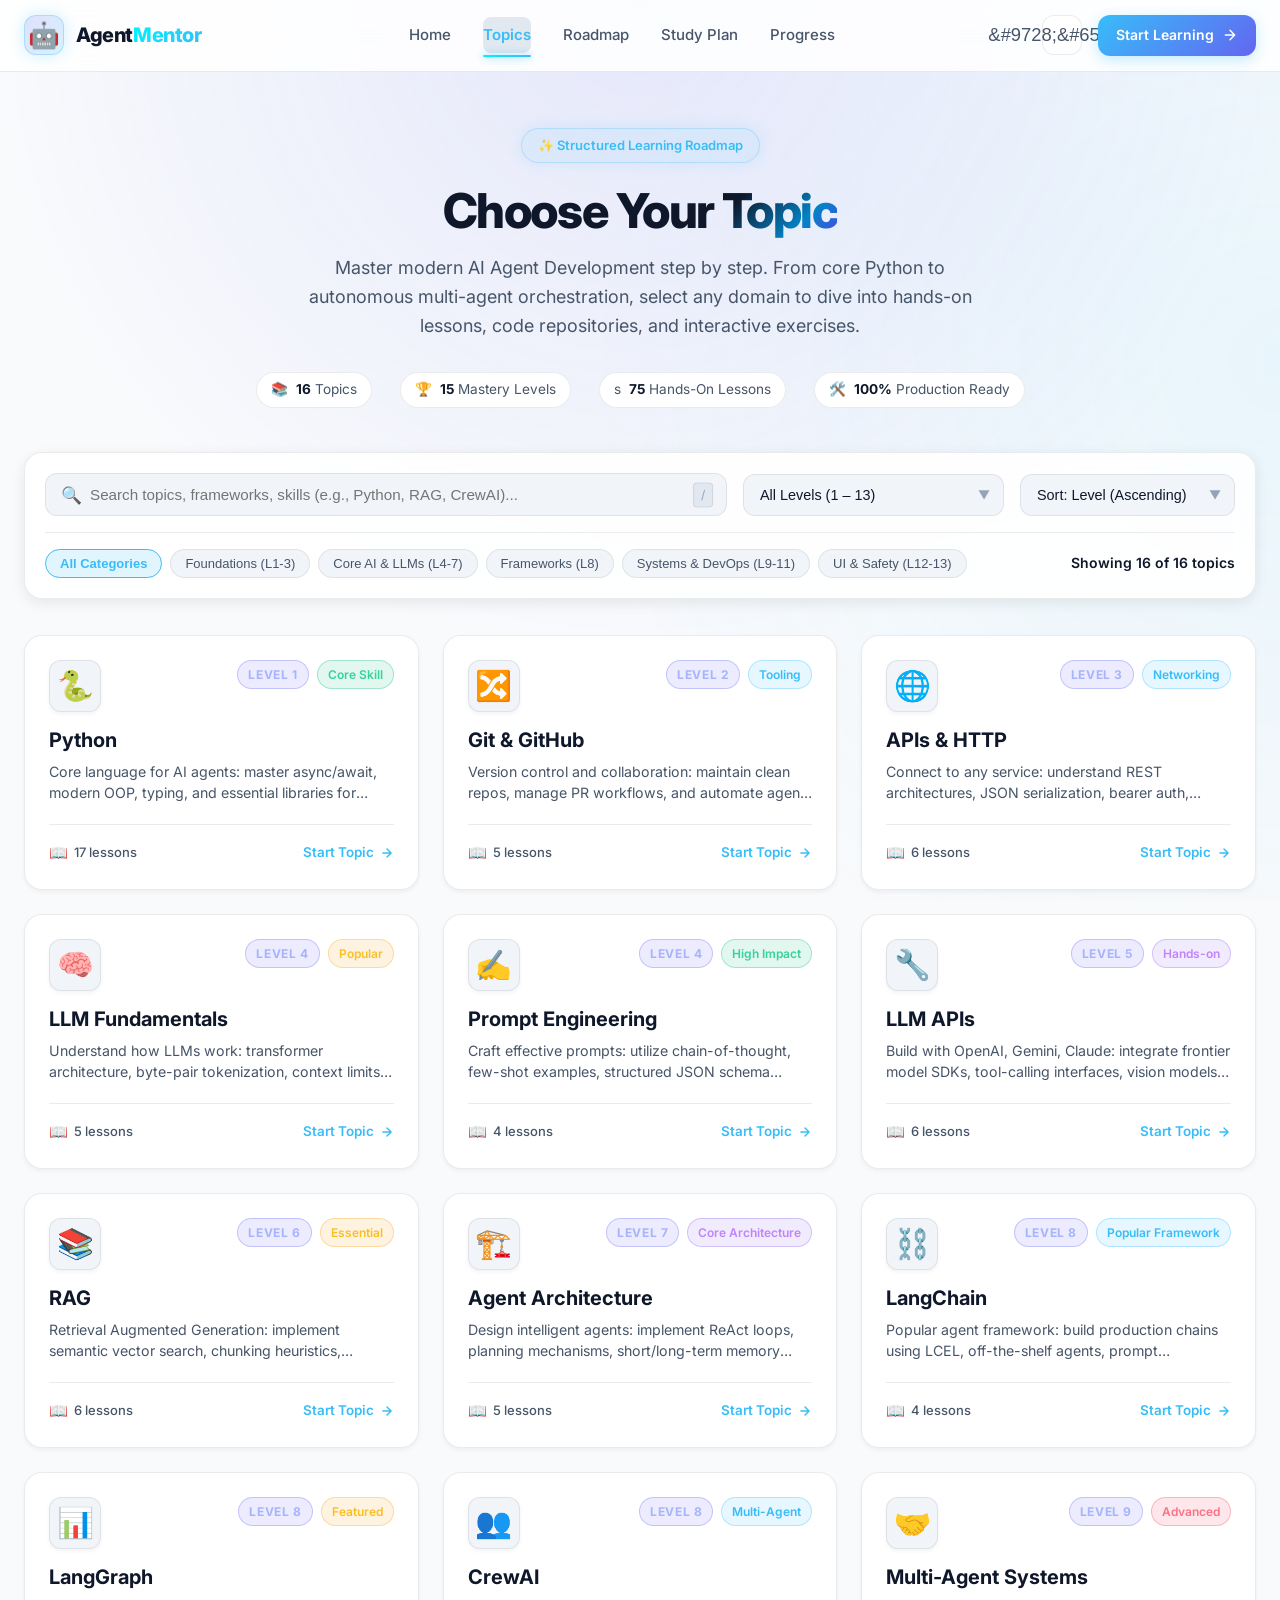
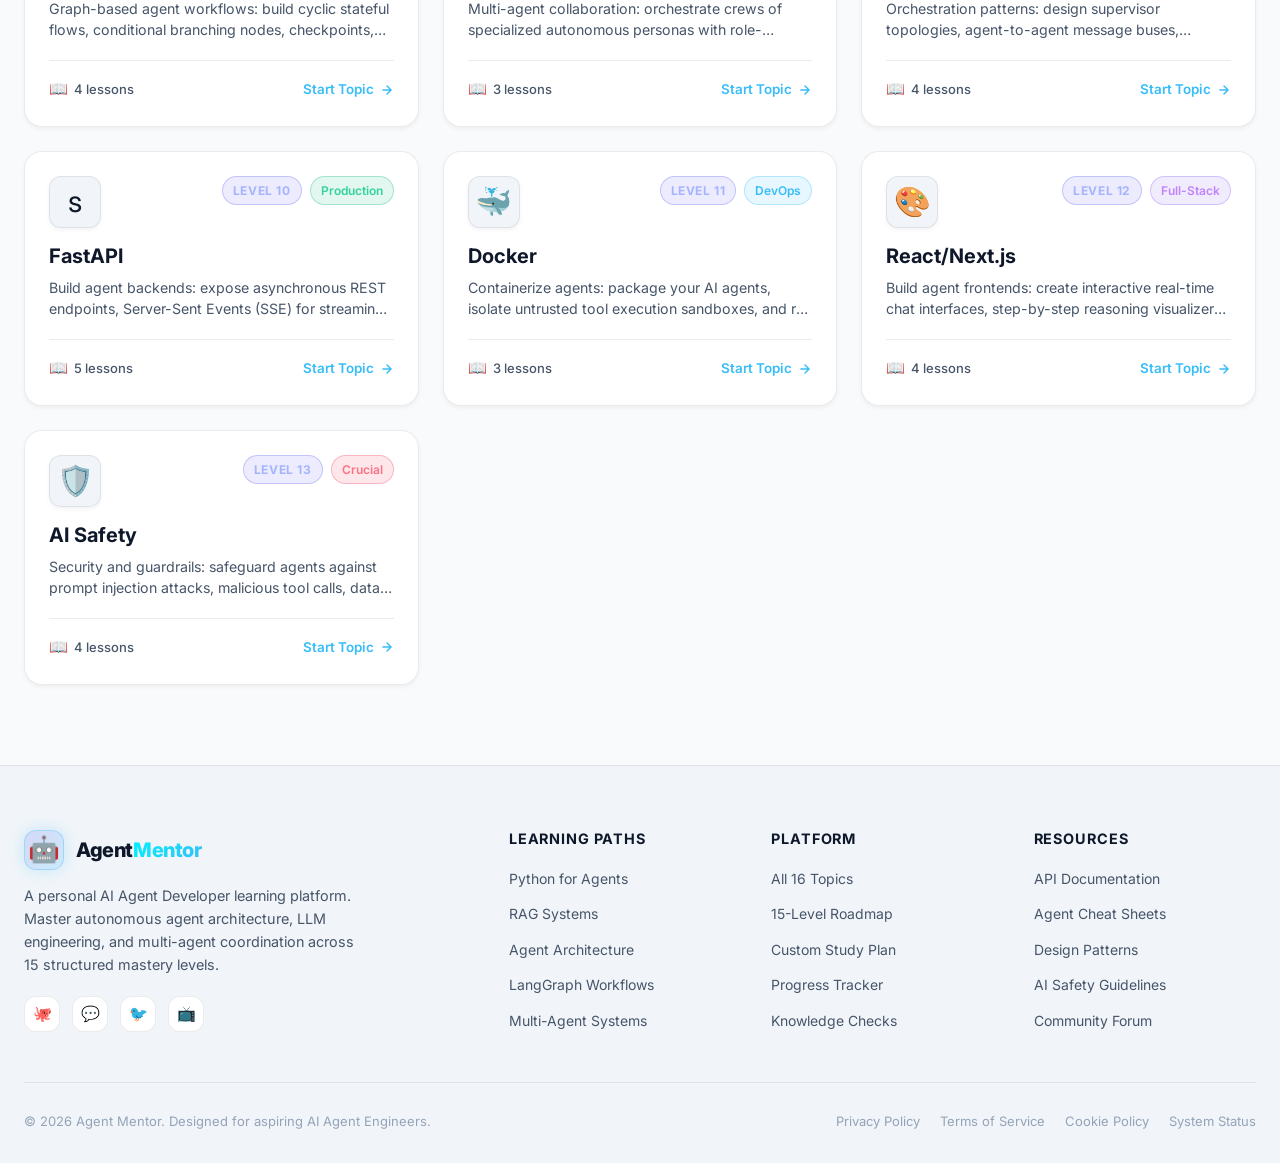
<file: topics.html>
<!DOCTYPE html>
<html lang="en" data-theme="dark">
<head>
  <meta charset="UTF-8">
  <meta name="viewport" content="width=device-width, initial-scale=1.0">
  <meta name="description" content="Explore all learning topics on Agent Mentor - from Python foundations to advanced multi-agent orchestration systems. Master AI Agent Engineering across 15 progressive levels.">
  <meta name="keywords" content="AI Agents, LLM, Python, LangChain, LangGraph, CrewAI, Prompt Engineering, RAG, Multi-Agent Systems, FastAPI, Docker">
  <meta name="author" content="Agent Mentor">
  <title>Choose Your Topic | Agent Mentor - AI Agent Developer Platform</title>

  <!-- Google Fonts Preconnect & Inter / JetBrains Mono -->
  <link rel="preconnect" href="https://fonts.googleapis.com">
  <link rel="preconnect" href="https://fonts.gstatic.com" crossorigin>
  <link href="https://fonts.googleapis.com/css2?family=Inter:wght@300;400;500;600;700;800&family=JetBrains+Mono:wght@400;500;600&display=swap" rel="stylesheet">

  <!-- Core Stylesheets -->
  <link rel="stylesheet" href="css/variables.css">
  <link rel="stylesheet" href="css/reset.css">
  <link rel="stylesheet" href="css/base.css">
  <link rel="stylesheet" href="css/components.css">
  <link rel="stylesheet" href="css/layout.css">
  <link rel="stylesheet" href="css/responsive.css">

  <!-- Self-contained production-grade fallback styles for dark/light themes -->
  <style>
    :root {
      --bg-primary: #0a0e17;
      --bg-secondary: #0f172a;
      --bg-tertiary: #1e293b;
      --bg-card: #131b2e;
      --bg-card-hover: #1a2540;
      --bg-card-rgb: 19, 27, 46;
      --border-color: rgba(255, 255, 255, 0.08);
      --border-color-hover: rgba(56, 189, 248, 0.4);
      --border-active: #38bdf8;
      
      --accent-cyan: #00f2fe;
      --accent-blue: #38bdf8;
      --accent-indigo: #6366f1;
      --accent-purple: #8b5cf6;
      --accent-emerald: #10b981;
      --accent-amber: #f59e0b;
      --accent-rose: #f43f5e;
      
      --text-primary: #f8fafc;
      --text-secondary: #94a3b8;
      --text-muted: #64748b;
      
      --nav-height: 72px;
      --container-max: 1280px;
      --radius-sm: 8px;
      --radius-md: 12px;
      --radius-lg: 18px;
      --radius-full: 9999px;
      
      --shadow-sm: 0 2px 4px rgba(0, 0, 0, 0.2);
      --shadow-md: 0 4px 14px rgba(0, 0, 0, 0.35);
      --shadow-lg: 0 10px 25px rgba(0, 0, 0, 0.45);
      --shadow-glow: 0 0 25px rgba(56, 189, 248, 0.2);
      
      --transition-fast: 0.15s ease;
      --transition-normal: 0.25s ease;
      --transition-smooth: 0.35s cubic-bezier(0.16, 1, 0.3, 1);
    }

    [data-theme="light"] {
      --bg-primary: #f8fafc;
      --bg-secondary: #f1f5f9;
      --bg-tertiary: #e2e8f0;
      --bg-card: #ffffff;
      --bg-card-hover: #f8fafc;
      --bg-card-rgb: 255, 255, 255;
      --border-color: rgba(0, 0, 0, 0.08);
      --border-color-hover: rgba(14, 165, 233, 0.4);
      --border-active: #0284c7;
      
      --text-primary: #0f172a;
      --text-secondary: #475569;
      --text-muted: #94a3b8;
      
      --shadow-sm: 0 2px 4px rgba(0, 0, 0, 0.05);
      --shadow-md: 0 4px 14px rgba(0, 0, 0, 0.08);
      --shadow-lg: 0 10px 25px rgba(0, 0, 0, 0.12);
      --shadow-glow: 0 0 25px rgba(2, 132, 199, 0.15);
    }

    * {
      box-sizing: border-box;
      margin: 0;
      padding: 0;
    }

    body {
      font-family: 'Inter', -apple-system, BlinkMacSystemFont, 'Segoe UI', Roboto, sans-serif;
      background-color: var(--bg-primary);
      color: var(--text-primary);
      min-height: 100vh;
      display: flex;
      flex-direction: column;
      line-height: 1.6;
      -webkit-font-smoothing: antialiased;
      -moz-osx-font-smoothing: grayscale;
      position: relative;
      overflow-x: hidden;
    }

    /* Ambient background grid pattern */
    .bg-grid-overlay {
      position: fixed;
      inset: 0;
      background-image: 
        radial-gradient(circle at 50% 0%, rgba(99, 102, 241, 0.12) 0%, transparent 60%),
        radial-gradient(circle at 100% 40%, rgba(56, 189, 248, 0.08) 0%, transparent 50%),
        linear-gradient(to right, rgba(255, 255, 255, 0.02) 1px, transparent 1px),
        linear-gradient(to bottom, rgba(255, 255, 255, 0.02) 1px, transparent 1px);
      background-size: 100% 100%, 100% 100%, 48px 48px, 48px 48px;
      pointer-events: none;
      z-index: 0;
    }

    .container {
      width: 100%;
      max-width: var(--container-max);
      margin: 0 auto;
      padding: 0 24px;
      position: relative;
      z-index: 1;
    }

    /* ==========================================================================
       NAVIGATION BAR
       ========================================================================== */
    .navbar {
      height: var(--nav-height);
      background: rgba(10, 14, 23, 0.85);
      backdrop-filter: blur(16px);
      -webkit-backdrop-filter: blur(16px);
      border-bottom: 1px solid var(--border-color);
      position: sticky;
      top: 0;
      z-index: 100;
      display: flex;
      align-items: center;
      transition: background var(--transition-normal), border-color var(--transition-normal);
    }

    [data-theme="light"] .navbar {
      background: rgba(255, 255, 255, 0.88);
    }

    .nav-container {
      display: flex;
      align-items: center;
      justify-content: space-between;
      width: 100%;
      max-width: var(--container-max);
      margin: 0 auto;
      padding: 0 24px;
    }

    .nav-brand {
      display: flex;
      align-items: center;
      gap: 12px;
      text-decoration: none;
      color: var(--text-primary);
      font-weight: 800;
      font-size: 1.25rem;
      letter-spacing: -0.02em;
    }

    .nav-brand .brand-icon {
      font-size: 1.6rem;
      display: flex;
      align-items: center;
      justify-content: center;
      width: 40px;
      height: 40px;
      border-radius: var(--radius-md);
      background: linear-gradient(135deg, rgba(99, 102, 241, 0.2), rgba(56, 189, 248, 0.2));
      border: 1px solid rgba(56, 189, 248, 0.3);
      box-shadow: 0 0 15px rgba(56, 189, 248, 0.25);
    }

    .brand-text span {
      background: linear-gradient(135deg, var(--accent-cyan), var(--accent-blue));
      -webkit-background-clip: text;
      -webkit-text-fill-color: transparent;
    }

    .nav-menu {
      display: flex;
      align-items: center;
      gap: 32px;
      list-style: none;
    }

    .nav-link {
      text-decoration: none;
      color: var(--text-secondary);
      font-size: 0.9375rem;
      font-weight: 500;
      transition: color var(--transition-fast);
      position: relative;
      padding: 6px 0;
    }

    .nav-link:hover {
      color: var(--text-primary);
    }

    .nav-link.active {
      color: var(--accent-blue);
      font-weight: 600;
    }

    .nav-link.active::after {
      content: '';
      position: absolute;
      bottom: -4px;
      left: 0;
      right: 0;
      height: 2px;
      background: linear-gradient(90deg, var(--accent-cyan), var(--accent-blue));
      border-radius: var(--radius-full);
      box-shadow: 0 0 8px var(--accent-blue);
    }

    .nav-actions {
      display: flex;
      align-items: center;
      gap: 16px;
    }

    .btn-icon {
      background: var(--bg-card);
      border: 1px solid var(--border-color);
      color: var(--text-secondary);
      width: 40px;
      height: 40px;
      border-radius: var(--radius-md);
      cursor: pointer;
      display: flex;
      align-items: center;
      justify-content: center;
      font-size: 1.15rem;
      transition: all var(--transition-fast);
    }

    .btn-icon:hover {
      color: var(--text-primary);
      border-color: var(--border-color-hover);
      transform: translateY(-1px);
    }

    .btn-primary {
      background: linear-gradient(135deg, #38bdf8 0%, #6366f1 100%);
      color: #ffffff;
      text-decoration: none;
      font-weight: 600;
      font-size: 0.875rem;
      padding: 9px 18px;
      border-radius: var(--radius-md);
      display: inline-flex;
      align-items: center;
      gap: 8px;
      border: none;
      cursor: pointer;
      box-shadow: 0 4px 14px rgba(56, 189, 248, 0.3);
      transition: all var(--transition-fast);
    }

    .btn-primary:hover {
      transform: translateY(-2px);
      box-shadow: 0 6px 20px rgba(99, 102, 241, 0.45);
      color: #ffffff;
    }

    .mobile-menu-toggle {
      display: none;
      background: transparent;
      border: none;
      color: var(--text-primary);
      font-size: 1.5rem;
      cursor: pointer;
      padding: 6px;
    }

    /* ==========================================================================
       HERO HEADER SECTION
       ========================================================================== */
    .hero-section {
      padding: 56px 0 36px;
      text-align: center;
      position: relative;
    }

    .hero-badge {
      display: inline-flex;
      align-items: center;
      gap: 8px;
      background: rgba(56, 189, 248, 0.08);
      border: 1px solid rgba(56, 189, 248, 0.25);
      padding: 6px 16px;
      border-radius: var(--radius-full);
      font-size: 0.8125rem;
      font-weight: 600;
      color: var(--accent-blue);
      margin-bottom: 20px;
      box-shadow: 0 0 15px rgba(56, 189, 248, 0.15);
    }

    .hero-title {
      font-size: 3rem;
      font-weight: 800;
      letter-spacing: -0.03em;
      line-height: 1.15;
      margin-bottom: 16px;
    }

    .hero-title .gradient-text {
      background: linear-gradient(135deg, #ffffff 20%, #38bdf8 70%, #818cf8 100%);
      -webkit-background-clip: text;
      -webkit-text-fill-color: transparent;
    }

    [data-theme="light"] .hero-title .gradient-text {
      background: linear-gradient(135deg, #0f172a 20%, #0284c7 70%, #4f46e5 100%);
      -webkit-background-clip: text;
      -webkit-text-fill-color: transparent;
    }

    .hero-description {
      max-width: 680px;
      margin: 0 auto 32px;
      color: var(--text-secondary);
      font-size: 1.125rem;
      line-height: 1.6;
    }

    .hero-stats-row {
      display: flex;
      align-items: center;
      justify-content: center;
      gap: 28px;
      flex-wrap: wrap;
      margin-bottom: 8px;
    }

    .stat-chip {
      display: flex;
      align-items: center;
      gap: 8px;
      background: var(--bg-card);
      border: 1px solid var(--border-color);
      padding: 6px 14px;
      border-radius: var(--radius-full);
      font-size: 0.85rem;
      color: var(--text-secondary);
    }

    .stat-chip strong {
      color: var(--text-primary);
      font-weight: 700;
    }

    /* ==========================================================================
       SEARCH & FILTER TOOLBAR
       ========================================================================== */
    .filter-toolbar {
      background: rgba(19, 27, 46, 0.7);
      backdrop-filter: blur(14px);
      -webkit-backdrop-filter: blur(14px);
      border: 1px solid var(--border-color);
      border-radius: var(--radius-lg);
      padding: 20px;
      margin-bottom: 36px;
      box-shadow: var(--shadow-md);
      transition: border-color var(--transition-fast);
    }

    [data-theme="light"] .filter-toolbar {
      background: rgba(255, 255, 255, 0.9);
    }

    .filter-primary-row {
      display: flex;
      gap: 16px;
      align-items: center;
      flex-wrap: wrap;
      margin-bottom: 16px;
    }

    .search-input-wrapper {
      position: relative;
      flex: 1;
      min-width: 260px;
    }

    .search-icon {
      position: absolute;
      left: 16px;
      top: 50%;
      transform: translateY(-50%);
      color: var(--text-muted);
      font-size: 1.05rem;
      pointer-events: none;
    }

    .search-input {
      width: 100%;
      background: var(--bg-secondary);
      border: 1px solid var(--border-color);
      border-radius: var(--radius-md);
      padding: 12px 42px 12px 44px;
      color: var(--text-primary);
      font-size: 0.95rem;
      outline: none;
      transition: all var(--transition-fast);
    }

    .search-input:focus {
      border-color: var(--accent-blue);
      box-shadow: 0 0 0 3px rgba(56, 189, 248, 0.15);
      background: var(--bg-primary);
    }

    .search-clear-btn {
      position: absolute;
      right: 14px;
      top: 50%;
      transform: translateY(-50%);
      background: none;
      border: none;
      color: var(--text-muted);
      cursor: pointer;
      font-size: 1.1rem;
      display: none;
      padding: 4px;
      line-height: 1;
    }

    .search-clear-btn:hover {
      color: var(--text-primary);
    }

    .kbd-shortcut {
      position: absolute;
      right: 14px;
      top: 50%;
      transform: translateY(-50%);
      background: var(--bg-tertiary);
      border: 1px solid var(--border-color);
      border-radius: 4px;
      padding: 2px 7px;
      font-size: 0.75rem;
      color: var(--text-muted);
      font-family: var(--font-mono);
      pointer-events: none;
    }

    .select-wrapper {
      position: relative;
      min-width: 180px;
    }

    .filter-select {
      width: 100%;
      appearance: none;
      -webkit-appearance: none;
      background: var(--bg-secondary);
      border: 1px solid var(--border-color);
      border-radius: var(--radius-md);
      padding: 12px 38px 12px 16px;
      color: var(--text-primary);
      font-size: 0.9rem;
      font-weight: 500;
      cursor: pointer;
      outline: none;
      transition: all var(--transition-fast);
    }

    .filter-select:focus {
      border-color: var(--accent-blue);
      box-shadow: 0 0 0 3px rgba(56, 189, 248, 0.15);
    }

    .select-arrow {
      position: absolute;
      right: 14px;
      top: 50%;
      transform: translateY(-50%);
      pointer-events: none;
      color: var(--text-muted);
      font-size: 0.75rem;
    }

    /* Category pills & Status row */
    .filter-secondary-row {
      display: flex;
      align-items: center;
      justify-content: space-between;
      gap: 16px;
      flex-wrap: wrap;
      border-top: 1px solid var(--border-color);
      padding-top: 16px;
    }

    .pill-group {
      display: flex;
      gap: 8px;
      flex-wrap: wrap;
      align-items: center;
    }

    .pill-btn {
      background: var(--bg-secondary);
      border: 1px solid var(--border-color);
      color: var(--text-secondary);
      padding: 6px 14px;
      border-radius: var(--radius-full);
      font-size: 0.8125rem;
      font-weight: 500;
      cursor: pointer;
      transition: all var(--transition-fast);
      white-space: nowrap;
    }

    .pill-btn:hover {
      color: var(--text-primary);
      border-color: var(--border-color-hover);
    }

    .pill-btn.active {
      background: rgba(56, 189, 248, 0.15);
      border-color: var(--accent-blue);
      color: var(--accent-blue);
      font-weight: 600;
    }

    .results-meta {
      display: flex;
      align-items: center;
      gap: 12px;
      font-size: 0.875rem;
      color: var(--text-muted);
    }

    .results-count {
      font-weight: 600;
      color: var(--text-primary);
    }

    .reset-filter-btn {
      background: none;
      border: none;
      color: var(--accent-rose);
      font-size: 0.8125rem;
      font-weight: 500;
      cursor: pointer;
      display: none;
      align-items: center;
      gap: 4px;
    }

    .reset-filter-btn:hover {
      text-decoration: underline;
    }

    /* ==========================================================================
       TOPIC CARDS GRID
       ========================================================================== */
    .topics-grid-section {
      padding-bottom: 80px;
    }

    .topics-grid {
      display: grid;
      grid-template-columns: repeat(auto-fill, minmax(340px, 1fr));
      gap: 24px;
    }

    .topic-card {
      background: var(--bg-card);
      border: 1px solid var(--border-color);
      border-radius: var(--radius-lg);
      padding: 24px;
      display: flex;
      flex-direction: column;
      justify-content: space-between;
      position: relative;
      transition: all var(--transition-smooth);
      box-shadow: var(--shadow-sm);
      overflow: hidden;
      text-decoration: none;
      color: inherit;
    }

    .topic-card::before {
      content: '';
      position: absolute;
      top: 0;
      left: 0;
      right: 0;
      height: 3px;
      background: linear-gradient(90deg, transparent, var(--accent-blue), transparent);
      opacity: 0;
      transition: opacity var(--transition-normal);
    }

    .topic-card:hover {
      transform: translateY(-5px);
      border-color: var(--border-color-hover);
      box-shadow: var(--shadow-lg), var(--shadow-glow);
      background: var(--bg-card-hover);
    }

    .topic-card:hover::before {
      opacity: 1;
    }

    .card-top {
      display: flex;
      align-items: flex-start;
      justify-content: space-between;
      margin-bottom: 16px;
    }

    .card-icon-wrapper {
      width: 52px;
      height: 52px;
      border-radius: var(--radius-md);
      background: var(--bg-secondary);
      border: 1px solid var(--border-color);
      display: flex;
      align-items: center;
      justify-content: center;
      font-size: 1.85rem;
      box-shadow: var(--shadow-sm);
      transition: transform var(--transition-fast);
    }

    .topic-card:hover .card-icon-wrapper {
      transform: scale(1.08);
      border-color: rgba(56, 189, 248, 0.35);
    }

    .card-badges {
      display: flex;
      align-items: center;
      gap: 8px;
      flex-wrap: wrap;
      justify-content: flex-end;
    }

    .badge-level {
      font-size: 0.75rem;
      font-weight: 700;
      text-transform: uppercase;
      letter-spacing: 0.05em;
      padding: 4px 10px;
      border-radius: var(--radius-full);
      background: rgba(99, 102, 241, 0.12);
      border: 1px solid rgba(99, 102, 241, 0.3);
      color: #a5b4fc;
    }

    .badge-status {
      font-size: 0.75rem;
      font-weight: 600;
      padding: 4px 10px;
      border-radius: var(--radius-full);
      border: 1px solid transparent;
    }

    .badge-status.badge-success {
      background: rgba(16, 185, 129, 0.12);
      border-color: rgba(16, 185, 129, 0.3);
      color: #34d399;
    }

    .badge-status.badge-info {
      background: rgba(56, 189, 248, 0.12);
      border-color: rgba(56, 189, 248, 0.3);
      color: #38bdf8;
    }

    .badge-status.badge-warning {
      background: rgba(245, 158, 11, 0.12);
      border-color: rgba(245, 158, 11, 0.3);
      color: #fbbf24;
    }

    .badge-status.badge-danger {
      background: rgba(244, 63, 94, 0.12);
      border-color: rgba(244, 63, 94, 0.3);
      color: #fb7185;
    }

    .badge-status.badge-primary {
      background: rgba(139, 92, 246, 0.12);
      border-color: rgba(139, 92, 246, 0.3);
      color: #c084fc;
    }

    .card-body {
      margin-bottom: 20px;
    }

    .topic-title {
      font-size: 1.25rem;
      font-weight: 700;
      color: var(--text-primary);
      margin-bottom: 8px;
      display: flex;
      align-items: center;
      gap: 8px;
    }

    .topic-desc {
      color: var(--text-secondary);
      font-size: 0.8875rem;
      line-height: 1.5;
      display: -webkit-box;
      -webkit-line-clamp: 2;
      -webkit-box-orient: vertical;
      overflow: hidden;
      min-height: 2.7em;
    }

    .card-footer {
      border-top: 1px solid var(--border-color);
      padding-top: 16px;
      display: flex;
      align-items: center;
      justify-content: space-between;
      gap: 12px;
    }

    .lesson-count {
      display: flex;
      align-items: center;
      gap: 6px;
      font-size: 0.8125rem;
      color: var(--text-secondary);
      font-weight: 500;
    }

    .lesson-count-icon {
      color: var(--accent-blue);
      font-size: 0.95rem;
    }

    .card-action-link {
      display: inline-flex;
      align-items: center;
      gap: 6px;
      font-size: 0.84rem;
      font-weight: 600;
      color: var(--accent-blue);
      text-decoration: none;
      transition: gap var(--transition-fast), color var(--transition-fast);
    }

    .topic-card:hover .card-action-link {
      color: var(--accent-cyan);
      gap: 9px;
    }

    .card-action-link svg {
      transition: transform var(--transition-fast);
    }

    .topic-card:hover .card-action-link svg {
      transform: translateX(3px);
    }

    /* Empty state */
    .empty-state {
      display: none;
      text-align: center;
      padding: 64px 20px;
      grid-column: 1 / -1;
      background: var(--bg-card);
      border: 1px dashed var(--border-color);
      border-radius: var(--radius-lg);
    }

    .empty-state-icon {
      font-size: 3rem;
      margin-bottom: 16px;
      opacity: 0.8;
    }

    .empty-state-title {
      font-size: 1.35rem;
      font-weight: 700;
      color: var(--text-primary);
      margin-bottom: 8px;
    }

    .empty-state-text {
      color: var(--text-secondary);
      font-size: 0.95rem;
      max-width: 420px;
      margin: 0 auto 20px;
    }

    /* ==========================================================================
       FOOTER
       ========================================================================== */
    .footer {
      margin-top: auto;
      background: var(--bg-secondary);
      border-top: 1px solid var(--border-color);
      padding: 64px 0 32px;
      position: relative;
      z-index: 1;
    }

    .footer-grid {
      display: grid;
      grid-template-columns: 2fr 1fr 1fr 1fr;
      gap: 40px;
      margin-bottom: 48px;
    }

    .footer-brand-col p {
      color: var(--text-secondary);
      font-size: 0.9rem;
      margin-top: 14px;
      max-width: 340px;
      line-height: 1.6;
    }

    .footer-social-links {
      display: flex;
      gap: 12px;
      margin-top: 20px;
    }

    .footer-social-btn {
      width: 36px;
      height: 36px;
      border-radius: var(--radius-md);
      background: var(--bg-card);
      border: 1px solid var(--border-color);
      color: var(--text-secondary);
      display: flex;
      align-items: center;
      justify-content: center;
      text-decoration: none;
      font-size: 0.95rem;
      transition: all var(--transition-fast);
    }

    .footer-social-btn:hover {
      color: var(--accent-blue);
      border-color: var(--border-color-hover);
      transform: translateY(-2px);
    }

    .footer-heading {
      font-size: 0.9rem;
      font-weight: 700;
      color: var(--text-primary);
      text-transform: uppercase;
      letter-spacing: 0.06em;
      margin-bottom: 18px;
    }

    .footer-links {
      list-style: none;
      display: flex;
      flex-direction: column;
      gap: 10px;
    }

    .footer-links a {
      color: var(--text-secondary);
      text-decoration: none;
      font-size: 0.875rem;
      transition: color var(--transition-fast);
    }

    .footer-links a:hover {
      color: var(--accent-blue);
    }

    .footer-bottom {
      border-top: 1px solid var(--border-color);
      padding-top: 28px;
      display: flex;
      align-items: center;
      justify-content: space-between;
      flex-wrap: wrap;
      gap: 16px;
      color: var(--text-muted);
      font-size: 0.8125rem;
    }

    .footer-bottom-links {
      display: flex;
      gap: 20px;
    }

    .footer-bottom-links a {
      color: var(--text-muted);
      text-decoration: none;
    }

    .footer-bottom-links a:hover {
      color: var(--text-secondary);
    }

    /* Mobile Drawer */
    .mobile-menu-drawer {
      display: none;
      position: fixed;
      inset: 0;
      background: rgba(10, 14, 23, 0.96);
      backdrop-filter: blur(20px);
      z-index: 999;
      padding: 32px 24px;
      flex-direction: column;
      justify-content: space-between;
    }

    .mobile-menu-drawer.open {
      display: flex;
    }

    .mobile-drawer-header {
      display: flex;
      align-items: center;
      justify-content: space-between;
      margin-bottom: 32px;
    }

    .mobile-nav-links {
      list-style: none;
      display: flex;
      flex-direction: column;
      gap: 20px;
      font-size: 1.25rem;
      font-weight: 600;
    }

    .mobile-nav-links a {
      text-decoration: none;
      color: var(--text-primary);
    }

    .mobile-nav-links a.active {
      color: var(--accent-blue);
    }

    /* ==========================================================================
       RESPONSIVE BREAKPOINTS
       ========================================================================== */
    @media (max-width: 1024px) {
      .footer-grid {
        grid-template-columns: 1fr 1fr;
      }
    }

    @media (max-width: 768px) {
      .nav-menu {
        display: none;
      }

      .mobile-menu-toggle {
        display: block;
      }

      .hero-title {
        font-size: 2.25rem;
      }

      .hero-description {
        font-size: 1rem;
      }

      .topics-grid {
        grid-template-columns: 1fr;
      }

      .filter-primary-row {
        flex-direction: column;
        align-items: stretch;
      }

      .filter-secondary-row {
        flex-direction: column;
        align-items: flex-start;
      }

      .footer-grid {
        grid-template-columns: 1fr;
        gap: 32px;
      }

      .footer-bottom {
        flex-direction: column;
        align-items: flex-start;
      }

      .kbd-shortcut {
        display: none;
      }
    }
  </style>
</head>
<body>
  <!-- Ambient background effect -->
  <div class="bg-grid-overlay" aria-hidden="true"></div>

  <!-- ========================================================================
       GLOBAL NAVBAR (Matches index.html)
       ======================================================================== -->
  <header class="navbar" role="banner">
    <div class="nav-container">
      <a href="index.html" class="nav-brand" aria-label="Agent Mentor Home">
        <span class="brand-icon">&#129302;</span>
        <span class="brand-text">Agent<span>Mentor</span></span>
      </a>

      <nav aria-label="Primary Navigation">
        <ul class="nav-menu">
          <li><a href="index.html" class="nav-link">Home</a></li>
          <li><a href="topics.html" class="nav-link active" aria-current="page">Topics</a></li>
          <li><a href="roadmap.html" class="nav-link">Roadmap</a></li>
          <li><a href="studyplan.html" class="nav-link">Study Plan</a></li>
          <li><a href="progress.html" class="nav-link">Progress</a></li>
        </ul>
      </nav>

      <div class="nav-actions">
        <!-- Theme toggle button -->
        <button id="themeToggleBtn" class="btn-icon" aria-label="Toggle light or dark theme" title="Toggle Theme">
          <span id="themeIcon">&#127769;</span>
        </button>

        <!-- CTA to first lesson -->
        <a href="lesson.html?topic=python&lesson=1" class="btn-primary nav-cta">
          <span>Start Learning</span>
          <svg width="16" height="16" viewBox="0 0 24 24" fill="none" stroke="currentColor" stroke-width="2.2" stroke-linecap="round" stroke-linejoin="round"><path d="M5 12h14M12 5l7 7-7 7"/></svg>
        </a>

        <!-- Mobile Menu Toggle Button -->
        <button id="mobileMenuOpenBtn" class="mobile-menu-toggle" aria-label="Open mobile navigation menu">
          <svg width="24" height="24" viewBox="0 0 24 24" fill="none" stroke="currentColor" stroke-width="2" stroke-linecap="round" stroke-linejoin="round"><line x1="3" y1="12" x2="21" y2="12"></line><line x1="3" y1="6" x2="21" y2="6"></line><line x1="3" y1="18" x2="21" y2="18"></line></svg>
        </button>
      </div>
    </div>
  </header>

  <!-- Mobile Drawer Menu -->
  <div id="mobileMenuDrawer" class="mobile-menu-drawer" role="dialog" aria-modal="true" aria-label="Mobile Navigation">
    <div class="mobile-drawer-header">
      <div class="nav-brand">
        <span class="brand-icon">&#129302;</span>
        <span class="brand-text">Agent<span>Mentor</span></span>
      </div>
      <button id="mobileMenuCloseBtn" class="btn-icon" aria-label="Close mobile menu">
        <svg width="20" height="20" viewBox="0 0 24 24" fill="none" stroke="currentColor" stroke-width="2.5" stroke-linecap="round" stroke-linejoin="round"><line x1="18" y1="6" x2="6" y2="18"></line><line x1="6" y1="6" x2="18" y2="18"></line></svg>
      </button>
    </div>
    <ul class="mobile-nav-links">
      <li><a href="index.html">Home</a></li>
      <li><a href="topics.html" class="active">Topics (All 16)</a></li>
      <li><a href="roadmap.html">Roadmap (15 Levels)</a></li>
      <li><a href="studyplan.html">Study Plan</a></li>
      <li><a href="progress.html">Progress Tracker</a></li>
    </ul>
    <div style="margin-top: 24px;">
      <a href="lesson.html?topic=python&lesson=1" class="btn-primary" style="width: 100%; justify-content: center;">Start Learning Now</a>
    </div>
  </div>

  <!-- ========================================================================
       MAIN CONTENT CONTAINER
       ======================================================================== -->
  <main class="container" id="main-content">

    <!-- HERO HEADER: Choose Your Topic -->
    <section class="hero-section">
      <div class="hero-badge">
        <span>&#10024; Structured Learning Roadmap</span>
      </div>
      <h1 class="hero-title">
        Choose Your <span class="gradient-text">Topic</span>
      </h1>
      <p class="hero-description">
        Master modern AI Agent Development step by step. From core Python to autonomous multi-agent orchestration, select any domain to dive into hands-on lessons, code repositories, and interactive exercises.
      </p>

      <div class="hero-stats-row">
        <div class="stat-chip">
          <span>&#128218;</span>
          <span><strong>16</strong> Topics</span>
        </div>
        <div class="stat-chip">
          <span>&#127942;</span>
          <span><strong>15</strong> Mastery Levels</span>
        </div>
        <div class="stat-chip">
          <span>s</span>
          <span><strong>75</strong> Hands-On Lessons</span>
        </div>
        <div class="stat-chip">
          <span>&#128736;&#65039;</span>
          <span><strong>100%</strong> Production Ready</span>
        </div>
      </div>
    </section>

    <!-- SEARCH & FILTER TOOLBAR -->
    <section class="filter-toolbar" aria-label="Search and filter topics">
      <div class="filter-primary-row">
        <!-- Live Search Input Box -->
        <div class="search-input-wrapper">
          <span class="search-icon" aria-hidden="true">&#128269;</span>
          <input 
            type="search" 
            id="topicSearchInput" 
            class="search-input" 
            placeholder="Search topics, frameworks, skills (e.g., Python, RAG, CrewAI)..." 
            aria-label="Search topics"
            autocomplete="off"
            spellcheck="false"
          >
          <span class="kbd-shortcut" title="Press / to focus search">/</span>
          <button id="searchClearBtn" class="search-clear-btn" aria-label="Clear search input">&#10005;</button>
        </div>

        <!-- Filter by Level Dropdown -->
        <div class="select-wrapper">
          <select id="levelFilterSelect" class="filter-select" aria-label="Filter by Level">
            <option value="all">All Levels (1 &#8211; 13)</option>
            <option value="1">Level 1: Python Core</option>
            <option value="2">Level 2: Git & Version Control</option>
            <option value="3">Level 3: APIs & HTTP</option>
            <option value="4">Level 4: LLMs & Prompting</option>
            <option value="5">Level 5: Model APIs & SDKs</option>
            <option value="6">Level 6: RAG & Vector DBs</option>
            <option value="7">Level 7: Agent Architecture</option>
            <option value="8">Level 8: Agent Frameworks</option>
            <option value="9">Level 9: Multi-Agent Systems</option>
            <option value="10">Level 10: FastAPI Backends</option>
            <option value="11">Level 11: Docker & Containers</option>
            <option value="12">Level 12: React/Next.js UI</option>
            <option value="13">Level 13: AI Safety & Guardrails</option>
          </select>
          <span class="select-arrow" aria-hidden="true">&#9660;</span>
        </div>

        <!-- Sort By Dropdown -->
        <div class="select-wrapper">
          <select id="sortSelect" class="filter-select" aria-label="Sort topics">
            <option value="level-asc">Sort: Level (Ascending)</option>
            <option value="level-desc">Sort: Level (Descending)</option>
            <option value="lessons-desc">Sort: Most Lessons</option>
            <option value="name-asc">Sort: Name (A &#8211; Z)</option>
          </select>
          <span class="select-arrow" aria-hidden="true">&#9660;</span>
        </div>
      </div>

      <!-- Quick Category Pills and Counter -->
      <div class="filter-secondary-row">
        <div class="pill-group" role="group" aria-label="Filter by domain category">
          <button class="pill-btn active" data-category="all">All Categories</button>
          <button class="pill-btn" data-category="foundations">Foundations (L1-3)</button>
          <button class="pill-btn" data-category="core-ai">Core AI & LLMs (L4-7)</button>
          <button class="pill-btn" data-category="frameworks">Frameworks (L8)</button>
          <button class="pill-btn" data-category="systems">Systems & DevOps (L9-11)</button>
          <button class="pill-btn" data-category="fullstack">UI & Safety (L12-13)</button>
        </div>

        <div class="results-meta">
          <span id="resultsCount" class="results-count">Showing 16 of 16 topics</span>
          <button id="resetFiltersBtn" class="reset-filter-btn">Reset Filters</button>
        </div>
      </div>
    </section>

    <!-- TOPIC CARDS RESPONSIVE GRID -->
    <section class="topics-grid-section" aria-label="Learning Topics Grid">
      <div class="topics-grid" id="topicsGrid">

        <!-- 1. Python -->
        <article class="topic-card" data-topic="python" data-level="1" data-category="foundations" data-lessons="17" data-name="Python">
          <div>
            <div class="card-top">
              <div class="card-icon-wrapper" aria-hidden="true">&#128013;</div>
              <div class="card-badges">
                <span class="badge-level">Level 1</span>
                <span class="badge-status badge-success">Core Skill</span>
              </div>
            </div>
            <div class="card-body">
              <h2 class="topic-title">Python</h2>
              <p class="topic-desc">Core language for AI agents: master async/await, modern OOP, typing, and essential libraries for building autonomous software.</p>
            </div>
          </div>
          <div class="card-footer">
            <div class="lesson-count">
              <span class="lesson-count-icon">&#128214;</span>
              <span>17 lessons</span>
            </div>
            <a href="lesson.html?topic=python&lesson=1" class="card-action-link" aria-label="Start Python lessons">
              <span>Start Topic</span>
              <svg width="14" height="14" viewBox="0 0 24 24" fill="none" stroke="currentColor" stroke-width="2.5" stroke-linecap="round" stroke-linejoin="round"><path d="M5 12h14M12 5l7 7-7 7"/></svg>
            </a>
          </div>
        </article>

        <!-- 2. Git & GitHub -->
        <article class="topic-card" data-topic="git" data-level="2" data-category="foundations" data-lessons="5" data-name="Git & GitHub">
          <div>
            <div class="card-top">
              <div class="card-icon-wrapper" aria-hidden="true">&#128256;</div>
              <div class="card-badges">
                <span class="badge-level">Level 2</span>
                <span class="badge-status badge-info">Tooling</span>
              </div>
            </div>
            <div class="card-body">
              <h2 class="topic-title">Git & GitHub</h2>
              <p class="topic-desc">Version control and collaboration: maintain clean repos, manage PR workflows, and automate agent testing with GitHub Actions.</p>
            </div>
          </div>
          <div class="card-footer">
            <div class="lesson-count">
              <span class="lesson-count-icon">&#128214;</span>
              <span>5 lessons</span>
            </div>
            <a href="lesson.html?topic=git&lesson=1" class="card-action-link" aria-label="Start Git and GitHub lessons">
              <span>Start Topic</span>
              <svg width="14" height="14" viewBox="0 0 24 24" fill="none" stroke="currentColor" stroke-width="2.5" stroke-linecap="round" stroke-linejoin="round"><path d="M5 12h14M12 5l7 7-7 7"/></svg>
            </a>
          </div>
        </article>

        <!-- 3. APIs & HTTP -->
        <article class="topic-card" data-topic="apis" data-level="3" data-category="foundations" data-lessons="6" data-name="APIs & HTTP">
          <div>
            <div class="card-top">
              <div class="card-icon-wrapper" aria-hidden="true">&#127760;</div>
              <div class="card-badges">
                <span class="badge-level">Level 3</span>
                <span class="badge-status badge-info">Networking</span>
              </div>
            </div>
            <div class="card-body">
              <h2 class="topic-title">APIs & HTTP</h2>
              <p class="topic-desc">Connect to any service: understand REST architectures, JSON serialization, bearer auth, streaming endpoints, and webhooks.</p>
            </div>
          </div>
          <div class="card-footer">
            <div class="lesson-count">
              <span class="lesson-count-icon">&#128214;</span>
              <span>6 lessons</span>
            </div>
            <a href="lesson.html?topic=apis&lesson=1" class="card-action-link" aria-label="Start APIs and HTTP lessons">
              <span>Start Topic</span>
              <svg width="14" height="14" viewBox="0 0 24 24" fill="none" stroke="currentColor" stroke-width="2.5" stroke-linecap="round" stroke-linejoin="round"><path d="M5 12h14M12 5l7 7-7 7"/></svg>
            </a>
          </div>
        </article>

        <!-- 4. LLM Fundamentals -->
        <article class="topic-card" data-topic="llm-fundamentals" data-level="4" data-category="core-ai" data-lessons="5" data-name="LLM Fundamentals">
          <div>
            <div class="card-top">
              <div class="card-icon-wrapper" aria-hidden="true">&#129504;</div>
              <div class="card-badges">
                <span class="badge-level">Level 4</span>
                <span class="badge-status badge-warning">Popular</span>
              </div>
            </div>
            <div class="card-body">
              <h2 class="topic-title">LLM Fundamentals</h2>
              <p class="topic-desc">Understand how LLMs work: transformer architecture, byte-pair tokenization, context limits, logits, and temperature sampling.</p>
            </div>
          </div>
          <div class="card-footer">
            <div class="lesson-count">
              <span class="lesson-count-icon">&#128214;</span>
              <span>5 lessons</span>
            </div>
            <a href="lesson.html?topic=llm-fundamentals&lesson=1" class="card-action-link" aria-label="Start LLM Fundamentals lessons">
              <span>Start Topic</span>
              <svg width="14" height="14" viewBox="0 0 24 24" fill="none" stroke="currentColor" stroke-width="2.5" stroke-linecap="round" stroke-linejoin="round"><path d="M5 12h14M12 5l7 7-7 7"/></svg>
            </a>
          </div>
        </article>

        <!-- 5. Prompt Engineering -->
        <article class="topic-card" data-topic="prompt-engineering" data-level="4" data-category="core-ai" data-lessons="4" data-name="Prompt Engineering">
          <div>
            <div class="card-top">
              <div class="card-icon-wrapper" aria-hidden="true">&#9997;&#65039;</div>
              <div class="card-badges">
                <span class="badge-level">Level 4</span>
                <span class="badge-status badge-success">High Impact</span>
              </div>
            </div>
            <div class="card-body">
              <h2 class="topic-title">Prompt Engineering</h2>
              <p class="topic-desc">Craft effective prompts: utilize chain-of-thought, few-shot examples, structured JSON schema outputs, and robust system roles.</p>
            </div>
          </div>
          <div class="card-footer">
            <div class="lesson-count">
              <span class="lesson-count-icon">&#128214;</span>
              <span>4 lessons</span>
            </div>
            <a href="lesson.html?topic=prompt-engineering&lesson=1" class="card-action-link" aria-label="Start Prompt Engineering lessons">
              <span>Start Topic</span>
              <svg width="14" height="14" viewBox="0 0 24 24" fill="none" stroke="currentColor" stroke-width="2.5" stroke-linecap="round" stroke-linejoin="round"><path d="M5 12h14M12 5l7 7-7 7"/></svg>
            </a>
          </div>
        </article>

        <!-- 6. LLM APIs -->
        <article class="topic-card" data-topic="llm-apis" data-level="5" data-category="core-ai" data-lessons="6" data-name="LLM APIs">
          <div>
            <div class="card-top">
              <div class="card-icon-wrapper" aria-hidden="true">&#128295;</div>
              <div class="card-badges">
                <span class="badge-level">Level 5</span>
                <span class="badge-status badge-primary">Hands-on</span>
              </div>
            </div>
            <div class="card-body">
              <h2 class="topic-title">LLM APIs</h2>
              <p class="topic-desc">Build with OpenAI, Gemini, Claude: integrate frontier model SDKs, tool-calling interfaces, vision models, and local Ollama nodes.</p>
            </div>
          </div>
          <div class="card-footer">
            <div class="lesson-count">
              <span class="lesson-count-icon">&#128214;</span>
              <span>6 lessons</span>
            </div>
            <a href="lesson.html?topic=llm-apis&lesson=1" class="card-action-link" aria-label="Start LLM APIs lessons">
              <span>Start Topic</span>
              <svg width="14" height="14" viewBox="0 0 24 24" fill="none" stroke="currentColor" stroke-width="2.5" stroke-linecap="round" stroke-linejoin="round"><path d="M5 12h14M12 5l7 7-7 7"/></svg>
            </a>
          </div>
        </article>

        <!-- 7. RAG -->
        <article class="topic-card" data-topic="rag" data-level="6" data-category="core-ai" data-lessons="6" data-name="RAG">
          <div>
            <div class="card-top">
              <div class="card-icon-wrapper" aria-hidden="true">&#128218;</div>
              <div class="card-badges">
                <span class="badge-level">Level 6</span>
                <span class="badge-status badge-warning">Essential</span>
              </div>
            </div>
            <div class="card-body">
              <h2 class="topic-title">RAG</h2>
              <p class="topic-desc">Retrieval Augmented Generation: implement semantic vector search, chunking heuristics, embeddings, and reranking pipelines.</p>
            </div>
          </div>
          <div class="card-footer">
            <div class="lesson-count">
              <span class="lesson-count-icon">&#128214;</span>
              <span>6 lessons</span>
            </div>
            <a href="lesson.html?topic=rag&lesson=1" class="card-action-link" aria-label="Start RAG lessons">
              <span>Start Topic</span>
              <svg width="14" height="14" viewBox="0 0 24 24" fill="none" stroke="currentColor" stroke-width="2.5" stroke-linecap="round" stroke-linejoin="round"><path d="M5 12h14M12 5l7 7-7 7"/></svg>
            </a>
          </div>
        </article>

        <!-- 8. Agent Architecture -->
        <article class="topic-card" data-topic="agent-architecture" data-level="7" data-category="core-ai" data-lessons="5" data-name="Agent Architecture">
          <div>
            <div class="card-top">
              <div class="card-icon-wrapper" aria-hidden="true">&#127959;&#65039;</div>
              <div class="card-badges">
                <span class="badge-level">Level 7</span>
                <span class="badge-status badge-primary">Core Architecture</span>
              </div>
            </div>
            <div class="card-body">
              <h2 class="topic-title">Agent Architecture</h2>
              <p class="topic-desc">Design intelligent agents: implement ReAct loops, planning mechanisms, short/long-term memory buffers, and tool executors.</p>
            </div>
          </div>
          <div class="card-footer">
            <div class="lesson-count">
              <span class="lesson-count-icon">&#128214;</span>
              <span>5 lessons</span>
            </div>
            <a href="lesson.html?topic=agent-architecture&lesson=1" class="card-action-link" aria-label="Start Agent Architecture lessons">
              <span>Start Topic</span>
              <svg width="14" height="14" viewBox="0 0 24 24" fill="none" stroke="currentColor" stroke-width="2.5" stroke-linecap="round" stroke-linejoin="round"><path d="M5 12h14M12 5l7 7-7 7"/></svg>
            </a>
          </div>
        </article>

        <!-- 9. LangChain -->
        <article class="topic-card" data-topic="langchain" data-level="8" data-category="frameworks" data-lessons="4" data-name="LangChain">
          <div>
            <div class="card-top">
              <div class="card-icon-wrapper" aria-hidden="true">&#9939;&#65039;</div>
              <div class="card-badges">
                <span class="badge-level">Level 8</span>
                <span class="badge-status badge-info">Popular Framework</span>
              </div>
            </div>
            <div class="card-body">
              <h2 class="topic-title">LangChain</h2>
              <p class="topic-desc">Popular agent framework: build production chains using LCEL, off-the-shelf agents, prompt templates, and custom tool bindings.</p>
            </div>
          </div>
          <div class="card-footer">
            <div class="lesson-count">
              <span class="lesson-count-icon">&#128214;</span>
              <span>4 lessons</span>
            </div>
            <a href="lesson.html?topic=langchain&lesson=1" class="card-action-link" aria-label="Start LangChain lessons">
              <span>Start Topic</span>
              <svg width="14" height="14" viewBox="0 0 24 24" fill="none" stroke="currentColor" stroke-width="2.5" stroke-linecap="round" stroke-linejoin="round"><path d="M5 12h14M12 5l7 7-7 7"/></svg>
            </a>
          </div>
        </article>

        <!-- 10. LangGraph -->
        <article class="topic-card" data-topic="langgraph" data-level="8" data-category="frameworks" data-lessons="4" data-name="LangGraph">
          <div>
            <div class="card-top">
              <div class="card-icon-wrapper" aria-hidden="true">&#128202;</div>
              <div class="card-badges">
                <span class="badge-level">Level 8</span>
                <span class="badge-status badge-warning">Featured</span>
              </div>
            </div>
            <div class="card-body">
              <h2 class="topic-title">LangGraph</h2>
              <p class="topic-desc">Graph-based agent workflows: build cyclic stateful flows, conditional branching nodes, checkpoints, and human-in-the-loop gates.</p>
            </div>
          </div>
          <div class="card-footer">
            <div class="lesson-count">
              <span class="lesson-count-icon">&#128214;</span>
              <span>4 lessons</span>
            </div>
            <a href="lesson.html?topic=langgraph&lesson=1" class="card-action-link" aria-label="Start LangGraph lessons">
              <span>Start Topic</span>
              <svg width="14" height="14" viewBox="0 0 24 24" fill="none" stroke="currentColor" stroke-width="2.5" stroke-linecap="round" stroke-linejoin="round"><path d="M5 12h14M12 5l7 7-7 7"/></svg>
            </a>
          </div>
        </article>

        <!-- 11. CrewAI -->
        <article class="topic-card" data-topic="crewai" data-level="8" data-category="frameworks" data-lessons="3" data-name="CrewAI">
          <div>
            <div class="card-top">
              <div class="card-icon-wrapper" aria-hidden="true">&#128101;</div>
              <div class="card-badges">
                <span class="badge-level">Level 8</span>
                <span class="badge-status badge-info">Multi-Agent</span>
              </div>
            </div>
            <div class="card-body">
              <h2 class="topic-title">CrewAI</h2>
              <p class="topic-desc">Multi-agent collaboration: orchestrate crews of specialized autonomous personas with role-delegation, goal alignment, and tasks.</p>
            </div>
          </div>
          <div class="card-footer">
            <div class="lesson-count">
              <span class="lesson-count-icon">&#128214;</span>
              <span>3 lessons</span>
            </div>
            <a href="lesson.html?topic=crewai&lesson=1" class="card-action-link" aria-label="Start CrewAI lessons">
              <span>Start Topic</span>
              <svg width="14" height="14" viewBox="0 0 24 24" fill="none" stroke="currentColor" stroke-width="2.5" stroke-linecap="round" stroke-linejoin="round"><path d="M5 12h14M12 5l7 7-7 7"/></svg>
            </a>
          </div>
        </article>

        <!-- 12. Multi-Agent Systems -->
        <article class="topic-card" data-topic="multi-agent" data-level="9" data-category="systems" data-lessons="4" data-name="Multi-Agent Systems">
          <div>
            <div class="card-top">
              <div class="card-icon-wrapper" aria-hidden="true">&#129309;</div>
              <div class="card-badges">
                <span class="badge-level">Level 9</span>
                <span class="badge-status badge-danger">Advanced</span>
              </div>
            </div>
            <div class="card-body">
              <h2 class="topic-title">Multi-Agent Systems</h2>
              <p class="topic-desc">Orchestration patterns: design supervisor topologies, agent-to-agent message buses, consensus mechanisms, and dynamic swarm routines.</p>
            </div>
          </div>
          <div class="card-footer">
            <div class="lesson-count">
              <span class="lesson-count-icon">&#128214;</span>
              <span>4 lessons</span>
            </div>
            <a href="lesson.html?topic=multi-agent&lesson=1" class="card-action-link" aria-label="Start Multi-Agent Systems lessons">
              <span>Start Topic</span>
              <svg width="14" height="14" viewBox="0 0 24 24" fill="none" stroke="currentColor" stroke-width="2.5" stroke-linecap="round" stroke-linejoin="round"><path d="M5 12h14M12 5l7 7-7 7"/></svg>
            </a>
          </div>
        </article>

        <!-- 13. FastAPI -->
        <article class="topic-card" data-topic="fastapi" data-level="10" data-category="systems" data-lessons="5" data-name="FastAPI">
          <div>
            <div class="card-top">
              <div class="card-icon-wrapper" aria-hidden="true">s</div>
              <div class="card-badges">
                <span class="badge-level">Level 10</span>
                <span class="badge-status badge-success">Production</span>
              </div>
            </div>
            <div class="card-body">
              <h2 class="topic-title">FastAPI</h2>
              <p class="topic-desc">Build agent backends: expose asynchronous REST endpoints, Server-Sent Events (SSE) for streaming answers, and bidirectional WebSockets.</p>
            </div>
          </div>
          <div class="card-footer">
            <div class="lesson-count">
              <span class="lesson-count-icon">&#128214;</span>
              <span>5 lessons</span>
            </div>
            <a href="lesson.html?topic=fastapi&lesson=1" class="card-action-link" aria-label="Start FastAPI lessons">
              <span>Start Topic</span>
              <svg width="14" height="14" viewBox="0 0 24 24" fill="none" stroke="currentColor" stroke-width="2.5" stroke-linecap="round" stroke-linejoin="round"><path d="M5 12h14M12 5l7 7-7 7"/></svg>
            </a>
          </div>
        </article>

        <!-- 14. Docker -->
        <article class="topic-card" data-topic="docker" data-level="11" data-category="systems" data-lessons="3" data-name="Docker">
          <div>
            <div class="card-top">
              <div class="card-icon-wrapper" aria-hidden="true">&#128051;</div>
              <div class="card-badges">
                <span class="badge-level">Level 11</span>
                <span class="badge-status badge-info">DevOps</span>
              </div>
            </div>
            <div class="card-body">
              <h2 class="topic-title">Docker</h2>
              <p class="topic-desc">Containerize agents: package your AI agents, isolate untrusted tool execution sandboxes, and run multi-service Compose clusters.</p>
            </div>
          </div>
          <div class="card-footer">
            <div class="lesson-count">
              <span class="lesson-count-icon">&#128214;</span>
              <span>3 lessons</span>
            </div>
            <a href="lesson.html?topic=docker&lesson=1" class="card-action-link" aria-label="Start Docker lessons">
              <span>Start Topic</span>
              <svg width="14" height="14" viewBox="0 0 24 24" fill="none" stroke="currentColor" stroke-width="2.5" stroke-linecap="round" stroke-linejoin="round"><path d="M5 12h14M12 5l7 7-7 7"/></svg>
            </a>
          </div>
        </article>

        <!-- 15. React/Next.js -->
        <article class="topic-card" data-topic="react-nextjs" data-level="12" data-category="fullstack" data-lessons="4" data-name="React/Next.js">
          <div>
            <div class="card-top">
              <div class="card-icon-wrapper" aria-hidden="true">&#127912;</div>
              <div class="card-badges">
                <span class="badge-level">Level 12</span>
                <span class="badge-status badge-primary">Full-Stack</span>
              </div>
            </div>
            <div class="card-body">
              <h2 class="topic-title">React/Next.js</h2>
              <p class="topic-desc">Build agent frontends: create interactive real-time chat interfaces, step-by-step reasoning visualizers, and responsive dashboards.</p>
            </div>
          </div>
          <div class="card-footer">
            <div class="lesson-count">
              <span class="lesson-count-icon">&#128214;</span>
              <span>4 lessons</span>
            </div>
            <a href="lesson.html?topic=react-nextjs&lesson=1" class="card-action-link" aria-label="Start React and Next.js lessons">
              <span>Start Topic</span>
              <svg width="14" height="14" viewBox="0 0 24 24" fill="none" stroke="currentColor" stroke-width="2.5" stroke-linecap="round" stroke-linejoin="round"><path d="M5 12h14M12 5l7 7-7 7"/></svg>
            </a>
          </div>
        </article>

        <!-- 16. AI Safety -->
        <article class="topic-card" data-topic="ai-safety" data-level="13" data-category="fullstack" data-lessons="4" data-name="AI Safety">
          <div>
            <div class="card-top">
              <div class="card-icon-wrapper" aria-hidden="true">&#128737;&#65039;</div>
              <div class="card-badges">
                <span class="badge-level">Level 13</span>
                <span class="badge-status badge-danger">Crucial</span>
              </div>
            </div>
            <div class="card-body">
              <h2 class="topic-title">AI Safety</h2>
              <p class="topic-desc">Security and guardrails: safeguard agents against prompt injection attacks, malicious tool calls, data exfiltration, and toxic drift.</p>
            </div>
          </div>
          <div class="card-footer">
            <div class="lesson-count">
              <span class="lesson-count-icon">&#128214;</span>
              <span>4 lessons</span>
            </div>
            <a href="lesson.html?topic=ai-safety&lesson=1" class="card-action-link" aria-label="Start AI Safety lessons">
              <span>Start Topic</span>
              <svg width="14" height="14" viewBox="0 0 24 24" fill="none" stroke="currentColor" stroke-width="2.5" stroke-linecap="round" stroke-linejoin="round"><path d="M5 12h14M12 5l7 7-7 7"/></svg>
            </a>
          </div>
        </article>

        <!-- Empty State (Shown when no cards match search/filter) -->
        <div id="topicsEmptyState" class="empty-state" role="status">
          <div class="empty-state-icon">&#128269;</div>
          <h3 class="empty-state-title">No matching topics found</h3>
          <p class="empty-state-text">We couldn't find any topics matching your search or filter settings. Try adjusting your query or resetting filters.</p>
          <button id="emptyStateResetBtn" class="btn-primary" style="margin: 0 auto;">Reset All Filters</button>
        </div>

      </div>
    </section>
  </main>

  <!-- ========================================================================
       FOOTER (Matches index.html)
       ======================================================================== -->
  <footer class="footer" role="contentinfo">
    <div class="container">
      <div class="footer-grid">
        <div class="footer-brand-col">
          <a href="index.html" class="nav-brand" aria-label="Agent Mentor Home">
            <span class="brand-icon">&#129302;</span>
            <span class="brand-text">Agent<span>Mentor</span></span>
          </a>
          <p>
            A personal AI Agent Developer learning platform. Master autonomous agent architecture, LLM engineering, and multi-agent coordination across 15 structured mastery levels.
          </p>
          <div class="footer-social-links" aria-label="Social and repository links">
            <a href="https://github.com" target="_blank" rel="noopener noreferrer" class="footer-social-btn" aria-label="GitHub Repository" title="GitHub">&#128025;</a>
            <a href="https://discord.com" target="_blank" rel="noopener noreferrer" class="footer-social-btn" aria-label="Discord Community" title="Discord">&#128172;</a>
            <a href="https://x.com" target="_blank" rel="noopener noreferrer" class="footer-social-btn" aria-label="Twitter / X" title="X / Twitter">&#128038;</a>
            <a href="https://youtube.com" target="_blank" rel="noopener noreferrer" class="footer-social-btn" aria-label="YouTube Channel" title="YouTube">&#128250;</a>
          </div>
        </div>

        <div>
          <h4 class="footer-heading">Learning Paths</h4>
          <ul class="footer-links">
            <li><a href="lesson.html?topic=python&lesson=1">Python for Agents</a></li>
            <li><a href="lesson.html?topic=rag&lesson=1">RAG Systems</a></li>
            <li><a href="lesson.html?topic=agent-architecture&lesson=1">Agent Architecture</a></li>
            <li><a href="lesson.html?topic=langgraph&lesson=1">LangGraph Workflows</a></li>
            <li><a href="lesson.html?topic=multi-agent&lesson=1">Multi-Agent Systems</a></li>
          </ul>
        </div>

        <div>
          <h4 class="footer-heading">Platform</h4>
          <ul class="footer-links">
            <li><a href="topics.html">All 16 Topics</a></li>
            <li><a href="roadmap.html">15-Level Roadmap</a></li>
            <li><a href="studyplan.html">Custom Study Plan</a></li>
            <li><a href="progress.html">Progress Tracker</a></li>
            <li><a href="quiz.html">Knowledge Checks</a></li>
          </ul>
        </div>

        <div>
          <h4 class="footer-heading">Resources</h4>
          <ul class="footer-links">
            <li><a href="#docs">API Documentation</a></li>
            <li><a href="#cheatsheets">Agent Cheat Sheets</a></li>
            <li><a href="#patterns">Design Patterns</a></li>
            <li><a href="#safety">AI Safety Guidelines</a></li>
            <li><a href="#community">Community Forum</a></li>
          </ul>
        </div>
      </div>

      <div class="footer-bottom">
        <div>
          &copy; 2026 Agent Mentor. Designed for aspiring AI Agent Engineers.
        </div>
        <div class="footer-bottom-links">
          <a href="#privacy">Privacy Policy</a>
          <a href="#terms">Terms of Service</a>
          <a href="#cookies">Cookie Policy</a>
          <a href="#status">System Status</a>
        </div>
      </div>
    </div>
  </footer>

  <!-- ========================================================================
       EXTERNAL SCRIPTS
       ======================================================================== -->
  <script src="js/theme.js"></script>
  <script src="js/app.js"></script>

  <!-- ========================================================================
       SELF-CONTAINED INTERACTIVE LOGIC (Filtering, Sorting, Theme Fallback)
       ======================================================================== -->
  <script>
    (function () {
      'use strict';

      // DOM Elements
      const searchInput = document.getElementById('topicSearchInput');
      const searchClearBtn = document.getElementById('searchClearBtn');
      const levelSelect = document.getElementById('levelFilterSelect');
      const sortSelect = document.getElementById('sortSelect');
      const pillButtons = document.querySelectorAll('.pill-btn');
      const resultsCountEl = document.getElementById('resultsCount');
      const resetFiltersBtn = document.getElementById('resetFiltersBtn');
      const emptyStateEl = document.getElementById('topicsEmptyState');
      const emptyStateResetBtn = document.getElementById('emptyStateResetBtn');
      const topicsGrid = document.getElementById('topicsGrid');
      const cards = Array.from(topicsGrid.querySelectorAll('.topic-card'));
      const totalCount = cards.length;

      // Theme toggle support
      const themeToggleBtn = document.getElementById('themeToggleBtn');
      const themeIcon = document.getElementById('themeIcon');

      function initTheme() {
        const savedTheme = localStorage.getItem('agent_mentor_theme') || 
          (window.matchMedia && window.matchMedia('(prefers-color-scheme: light)').matches ? 'light' : 'dark');
        applyTheme(savedTheme);
      }

      function applyTheme(theme) {
        document.documentElement.setAttribute('data-theme', theme);
        if (themeIcon) {
          themeIcon.textContent = theme === 'dark' ? '&#127769;' : '&#9728;&#65039;';
        }
        localStorage.setItem('agent_mentor_theme', theme);
      }

      if (themeToggleBtn) {
        themeToggleBtn.addEventListener('click', () => {
          const current = document.documentElement.getAttribute('data-theme') || 'dark';
          applyTheme(current === 'dark' ? 'light' : 'dark');
        });
      }

      initTheme();

      // Mobile Menu Drawer
      const mobileOpenBtn = document.getElementById('mobileMenuOpenBtn');
      const mobileCloseBtn = document.getElementById('mobileMenuCloseBtn');
      const mobileDrawer = document.getElementById('mobileMenuDrawer');

      if (mobileOpenBtn && mobileDrawer) {
        mobileOpenBtn.addEventListener('click', () => {
          mobileDrawer.classList.add('open');
          document.body.style.overflow = 'hidden';
        });
      }

      if (mobileCloseBtn && mobileDrawer) {
        mobileCloseBtn.addEventListener('click', () => {
          mobileDrawer.classList.remove('open');
          document.body.style.overflow = '';
        });
      }

      // Filter State
      let currentCategory = 'all';
      let currentLevel = 'all';
      let searchQuery = '';

      function filterAndSortCards() {
        const query = searchQuery.toLowerCase().trim();
        let visibleCount = 0;

        cards.forEach(card => {
          const name = (card.getAttribute('data-name') || '').toLowerCase();
          const desc = card.querySelector('.topic-desc')?.textContent.toLowerCase() || '';
          const level = card.getAttribute('data-level');
          const category = card.getAttribute('data-category');

          // Match query
          const matchesQuery = !query || name.includes(query) || desc.includes(query) || (`level ${level}`).includes(query);

          // Match level
          const matchesLevel = currentLevel === 'all' || level === currentLevel;

          // Match category
          let matchesCategory = false;
          if (currentCategory === 'all') {
            matchesCategory = true;
          } else if (currentCategory === 'foundations') {
            matchesCategory = ['1', '2', '3'].includes(level);
          } else if (currentCategory === 'core-ai') {
            matchesCategory = ['4', '5', '6', '7'].includes(level);
          } else if (currentCategory === 'frameworks') {
            matchesCategory = ['8'].includes(level);
          } else if (currentCategory === 'systems') {
            matchesCategory = ['9', '10', '11'].includes(level);
          } else if (currentCategory === 'fullstack') {
            matchesCategory = ['12', '13', '14', '15'].includes(level);
          }

          if (matchesQuery && matchesLevel && matchesCategory) {
            card.style.display = 'flex';
            visibleCount++;
          } else {
            card.style.display = 'none';
          }
        });

        // Update count & empty state
        resultsCountEl.textContent = `Showing ${visibleCount} of ${totalCount} topics`;
        
        const isFiltered = query.length > 0 || currentLevel !== 'all' || currentCategory !== 'all';
        resetFiltersBtn.style.display = isFiltered ? 'inline-flex' : 'none';

        if (visibleCount === 0) {
          emptyStateEl.style.display = 'block';
        } else {
          emptyStateEl.style.display = 'none';
        }

        // Sort displayed cards
        sortCards(sortSelect.value);
      }

      function sortCards(mode) {
        const sorted = [...cards].sort((a, b) => {
          const levelA = parseInt(a.getAttribute('data-level'), 10) || 0;
          const levelB = parseInt(b.getAttribute('data-level'), 10) || 0;
          const lessonsA = parseInt(a.getAttribute('data-lessons'), 10) || 0;
          const lessonsB = parseInt(b.getAttribute('data-lessons'), 10) || 0;
          const nameA = a.getAttribute('data-name') || '';
          const nameB = b.getAttribute('data-name') || '';

          switch (mode) {
            case 'level-desc':
              return levelB - levelA;
            case 'lessons-desc':
              return lessonsB - lessonsA;
            case 'name-asc':
              return nameA.localeCompare(nameB);
            case 'level-asc':
            default:
              return levelA - levelB;
          }
        });

        sorted.forEach(card => {
          topicsGrid.appendChild(card);
        });
        // Keep empty state at end
        topicsGrid.appendChild(emptyStateEl);
      }

      function resetAllFilters() {
        searchQuery = '';
        currentLevel = 'all';
        currentCategory = 'all';

        if (searchInput) {
          searchInput.value = '';
          searchClearBtn.style.display = 'none';
        }
        if (levelSelect) levelSelect.value = 'all';
        if (sortSelect) sortSelect.value = 'level-asc';

        pillButtons.forEach(btn => {
          btn.classList.toggle('active', btn.getAttribute('data-category') === 'all');
        });

        filterAndSortCards();
      }

      // Event listeners
      if (searchInput) {
        searchInput.addEventListener('input', (e) => {
          searchQuery = e.target.value;
          searchClearBtn.style.display = searchQuery ? 'block' : 'none';
          filterAndSortCards();
        });
      }

      if (searchClearBtn) {
        searchClearBtn.addEventListener('click', () => {
          searchInput.value = '';
          searchQuery = '';
          searchClearBtn.style.display = 'none';
          searchInput.focus();
          filterAndSortCards();
        });
      }

      if (levelSelect) {
        levelSelect.addEventListener('change', (e) => {
          currentLevel = e.target.value;
          filterAndSortCards();
        });
      }

      if (sortSelect) {
        sortSelect.addEventListener('change', (e) => {
          sortCards(e.target.value);
        });
      }

      pillButtons.forEach(btn => {
        btn.addEventListener('click', () => {
          pillButtons.forEach(b => b.classList.remove('active'));
          btn.classList.add('active');
          currentCategory = btn.getAttribute('data-category');
          filterAndSortCards();
        });
      });

      if (resetFiltersBtn) {
        resetFiltersBtn.addEventListener('click', resetAllFilters);
      }

      if (emptyStateResetBtn) {
        emptyStateResetBtn.addEventListener('click', resetAllFilters);
      }

      // Keyboard shortcut for '/' to focus search
      window.addEventListener('keydown', (e) => {
        if (e.key === '/' && document.activeElement !== searchInput && document.activeElement.tagName !== 'INPUT' && document.activeElement.tagName !== 'TEXTAREA') {
          e.preventDefault();
          searchInput.focus();
        }
        if (e.key === 'Escape' && document.activeElement === searchInput) {
          searchInput.blur();
        }
      });

      // Synchronize with URL search parameters (e.g., ?level=4 or ?search=rag)
      const urlParams = new URLSearchParams(window.location.search);
      const paramLevel = urlParams.get('level');
      const paramSearch = urlParams.get('search');
      const paramCategory = urlParams.get('category');

      if (paramLevel && levelSelect) {
        levelSelect.value = paramLevel;
        currentLevel = paramLevel;
      }
      if (paramSearch && searchInput) {
        searchInput.value = paramSearch;
        searchQuery = paramSearch;
        searchClearBtn.style.display = 'block';
      }
      if (paramCategory) {
        currentCategory = paramCategory;
        pillButtons.forEach(b => {
          b.classList.toggle('active', b.getAttribute('data-category') === paramCategory);
        });
      }

      filterAndSortCards();
    })();
  </script>
</body>
</html>
</file>
<file: css/variables.css>
/* Design System Variables - Agent Mentor */
:root {
    --bg-primary: #0a0e1a;
    --bg-secondary: #111827;
    --bg-tertiary: #1a2035;
    --bg-card: #161d2f;
    --bg-card-hover: #1e2844;
    --bg-code: #0f1423;

    --text-primary: #f8fafc;
    --text-secondary: #94a3b8;
    --text-muted: #64748b;

    --accent-primary: #6366f1;
    --accent-primary-hover: #818cf8;
    --accent-secondary: #06b6d4;
    --accent-tertiary: #a855f7;

    --gradient-primary: linear-gradient(135deg, #6366f1 0%, #06b6d4 100%);
    --gradient-hero: radial-gradient(circle at 50% 0%, #1e1b4b 0%, #0a0e1a 75%);

    --success: #10b981;
    --warning: #f59e0b;
    --error: #ef4444;

    --border: #1e293b;
    --border-light: #334155;

    --font-body: 'Inter', -apple-system, BlinkMacSystemFont, 'Segoe UI', Roboto, sans-serif;
    --font-code: 'JetBrains Mono', 'Fira Code', Consolas, monospace;

    --radius-sm: 6px;
    --radius-md: 10px;
    --radius-lg: 16px;
    --radius-xl: 24px;
    --radius-full: 9999px;

    --shadow-sm: 0 1px 3px rgba(0, 0, 0, 0.4);
    --shadow-md: 0 4px 14px rgba(0, 0, 0, 0.4);
    --shadow-lg: 0 10px 30px rgba(0, 0, 0, 0.5);
    --shadow-glow: 0 0 25px rgba(99, 102, 241, 0.35);

    --container-max: 1200px;
}

[data-theme="light"] {
    --bg-primary: #f8fafc;
    --bg-secondary: #ffffff;
    --bg-tertiary: #f1f5f9;
    --bg-card: #ffffff;
    --bg-card-hover: #f8fafc;
    --bg-code: #f1f5f9;

    --text-primary: #0f172a;
    --text-secondary: #475569;
    --text-muted: #94a3b8;

    --border: #e2e8f0;
    --border-light: #cbd5e1;

    --gradient-hero: radial-gradient(circle at 50% 0%, #e0e7ff 0%, #f8fafc 75%);
    --shadow-glow: 0 0 25px rgba(99, 102, 241, 0.2);
}
</file>
<file: css/base.css>
/* Base Typography & Elements */
.container {
    width: 100%;
    max-width: var(--container-max);
    margin: 0 auto;
    padding: 0 24px;
}

h1, h2, h3, h4, h5, h6 {
    font-weight: 700;
    line-height: 1.25;
    color: var(--text-primary);
}

.gradient-text {
    background: var(--gradient-primary);
    -webkit-background-clip: text;
    -webkit-text-fill-color: transparent;
    background-clip: text;
}

.section-title {
    text-align: center;
    margin-bottom: 12px;
    font-size: 2.5rem;
}

.section-subtitle {
    text-align: center;
    color: var(--text-secondary);
    font-size: 1.125rem;
    margin-bottom: 48px;
    max-width: 600px;
    margin-left: auto;
    margin-right: auto;
}

.text-center {
    text-align: center;
}
</file>
<file: css/components.css>
/* Buttons & Interactive Components */
.btn {
    display: inline-flex;
    align-items: center;
    justify-content: center;
    gap: 8px;
    padding: 12px 24px;
    font-size: 0.95rem;
    font-weight: 600;
    border-radius: var(--radius-md);
    transition: all 0.2s ease;
    cursor: pointer;
    text-decoration: none;
}

.btn-primary {
    background: var(--gradient-primary);
    color: #ffffff !important;
    box-shadow: 0 4px 15px rgba(99, 102, 241, 0.35);
}

.btn-primary:hover {
    transform: translateY(-2px);
    box-shadow: 0 6px 20px rgba(99, 102, 241, 0.5);
}

.btn-secondary {
    background: var(--bg-tertiary);
    color: var(--text-primary) !important;
    border: 1px solid var(--border-light);
}

.btn-secondary:hover {
    background: var(--bg-card-hover);
    border-color: var(--accent-primary);
    transform: translateY(-2px);
}

.btn-lg {
    padding: 14px 28px;
    font-size: 1rem;
}

/* Code Window Container */
.code-window {
    background: var(--bg-code);
    border-radius: var(--radius-lg);
    border: 1px solid var(--border);
    box-shadow: var(--shadow-lg);
    overflow: hidden;
}

.code-header {
    display: flex;
    align-items: center;
    gap: 8px;
    padding: 12px 16px;
    background: rgba(0, 0, 0, 0.4);
    border-bottom: 1px solid var(--border);
}

.code-header .dot {
    width: 12px;
    height: 12px;
    border-radius: 50%;
}

.dot.red { background: #ef4444; }
.dot.yellow { background: #f59e0b; }
.dot.green { background: #10b981; }

.code-title {
    margin-left: 8px;
    font-family: var(--font-code);
    font-size: 0.85rem;
    color: var(--text-muted);
}

.code-body {
    margin: 0 !important;
    padding: 20px !important;
    font-family: var(--font-code) !important;
    font-size: 0.9rem !important;
    line-height: 1.6 !important;
    background: transparent !important;
}
</file>
<file: css/layout.css>
/* Header, Navigation & Main Layout */
.navbar {
    position: fixed;
    top: 0;
    left: 0;
    right: 0;
    z-index: 1000;
    height: 72px;
    background: rgba(10, 14, 26, 0.85);
    backdrop-filter: blur(16px);
    -webkit-backdrop-filter: blur(16px);
    border-bottom: 1px solid var(--border);
    display: flex;
    align-items: center;
}

[data-theme="light"] .navbar {
    background: rgba(248, 250, 252, 0.85);
}

.nav-container {
    width: 100%;
    max-width: var(--container-max);
    margin: 0 auto;
    padding: 0 24px;
    display: flex;
    align-items: center;
    justify-content: space-between;
}

.nav-logo {
    display: flex;
    align-items: center;
    gap: 10px;
    font-size: 1.25rem;
    font-weight: 700;
    color: var(--text-primary);
}

.logo-icon {
    font-size: 1.5rem;
}

.nav-links {
    display: flex;
    align-items: center;
    gap: 8px;
}

.nav-link {
    display: inline-block;
    padding: 8px 16px;
    font-size: 0.95rem;
    font-weight: 500;
    color: var(--text-secondary);
    border-radius: var(--radius-sm);
    transition: all 0.2s ease;
}

.nav-link:hover,
.nav-link.active {
    color: var(--text-primary);
    background: var(--bg-tertiary);
}

.nav-link.active {
    color: var(--accent-primary);
    font-weight: 600;
}

.nav-actions {
    display: flex;
    align-items: center;
    gap: 12px;
}

.theme-toggle {
    font-size: 1.25rem;
    padding: 8px;
    border-radius: var(--radius-sm);
    color: var(--text-secondary);
    transition: all 0.2s ease;
}

.theme-toggle:hover {
    background: var(--bg-tertiary);
    color: var(--text-primary);
}

.nav-hamburger {
    display: none;
    flex-direction: column;
    gap: 5px;
    padding: 8px;
}

.nav-hamburger span {
    width: 22px;
    height: 2px;
    background: var(--text-primary);
    border-radius: 2px;
}

/* Hero Section */
.hero {
    min-height: 90vh;
    display: flex;
    align-items: center;
    padding-top: 100px;
    padding-bottom: 60px;
    background: var(--gradient-hero);
}

.hero-container {
    width: 100%;
    max-width: var(--container-max);
    margin: 0 auto;
    padding: 0 24px;
    display: grid;
    grid-template-columns: 1.1fr 0.9fr;
    gap: 48px;
    align-items: center;
}

.hero-badge {
    display: inline-flex;
    align-items: center;
    gap: 8px;
    padding: 6px 16px;
    background: rgba(99, 102, 241, 0.12);
    border: 1px solid rgba(99, 102, 241, 0.3);
    border-radius: var(--radius-full);
    font-size: 0.85rem;
    font-weight: 600;
    color: var(--accent-primary);
    margin-bottom: 24px;
}

.hero-title {
    font-size: 3.5rem;
    font-weight: 800;
    line-height: 1.15;
    margin-bottom: 20px;
    letter-spacing: -0.02em;
}

.hero-subtitle {
    font-size: 1.2rem;
    color: var(--text-secondary);
    line-height: 1.6;
    margin-bottom: 32px;
    max-width: 520px;
}

.hero-cta {
    display: flex;
    align-items: center;
    gap: 16px;
    margin-bottom: 48px;
    flex-wrap: wrap;
}

.hero-stats {
    display: flex;
    align-items: center;
    gap: 36px;
    border-top: 1px solid var(--border);
    padding-top: 28px;
}

.stat-number {
    display: block;
    font-size: 2rem;
    font-weight: 800;
    color: var(--text-primary);
    line-height: 1;
}

.stat-label {
    font-size: 0.85rem;
    color: var(--text-muted);
    font-weight: 500;
    margin-top: 4px;
}

/* Features Grid */
.features {
    padding: 96px 0;
    background: var(--bg-secondary);
    border-top: 1px solid var(--border);
    border-bottom: 1px solid var(--border);
}

.features-grid {
    display: grid;
    grid-template-columns: repeat(3, 1fr);
    gap: 28px;
}

.feature-card {
    background: var(--bg-card);
    border: 1px solid var(--border);
    border-radius: var(--radius-lg);
    padding: 32px;
    transition: all 0.25s ease;
}

.feature-card:hover {
    transform: translateY(-4px);
    border-color: var(--accent-primary);
    box-shadow: var(--shadow-lg);
}

.feature-icon {
    font-size: 2rem;
    margin-bottom: 16px;
}

.feature-card h3 {
    font-size: 1.25rem;
    margin-bottom: 8px;
}

.feature-card p {
    font-size: 0.95rem;
    color: var(--text-secondary);
    line-height: 1.6;
}

/* Roadmap Preview on Homepage */
.roadmap-preview {
    padding: 96px 0;
}

.roadmap-timeline {
    max-width: 760px;
    margin: 0 auto;
    display: flex;
    flex-direction: column;
    gap: 14px;
}

.timeline-item {
    display: flex;
    align-items: center;
    gap: 20px;
    padding: 16px 24px;
    background: var(--bg-card);
    border: 1px solid var(--border);
    border-radius: var(--radius-md);
    cursor: pointer;
    transition: all 0.2s ease;
}

.timeline-item:hover {
    border-color: var(--accent-primary);
    transform: translateX(6px);
    background: var(--bg-card-hover);
}

.timeline-level {
    font-size: 1.5rem;
}

.timeline-info {
    flex: 1;
}

.timeline-title {
    font-weight: 600;
    font-size: 1.05rem;
    color: var(--text-primary);
}

.timeline-desc {
    font-size: 0.9rem;
    color: var(--text-muted);
}

.timeline-arrow {
    color: var(--accent-primary);
    font-weight: 700;
}

/* CTA */
.cta-section {
    padding: 80px 0;
}

.cta-card {
    text-align: center;
    padding: 56px 32px;
    background: var(--gradient-primary);
    border-radius: var(--radius-xl);
    box-shadow: var(--shadow-glow);
}

.cta-card h2 {
    color: #ffffff;
    font-size: 2.25rem;
    margin-bottom: 12px;
}

.cta-card p {
    color: rgba(255, 255, 255, 0.9);
    font-size: 1.15rem;
    margin-bottom: 28px;
}

.cta-card .btn-primary {
    background: #ffffff;
    color: var(--accent-primary) !important;
}

/* Footer */
.footer {
    padding: 64px 0 32px;
    background: var(--bg-primary);
    border-top: 1px solid var(--border);
}

.footer-content {
    display: flex;
    justify-content: space-between;
    margin-bottom: 48px;
    gap: 40px;
}

.footer-brand {
    max-width: 320px;
}

.footer-brand p {
    margin-top: 12px;
    font-size: 0.9rem;
    color: var(--text-muted);
}

.footer-links {
    display: flex;
    gap: 60px;
}

.footer-col h4 {
    font-size: 0.95rem;
    margin-bottom: 16px;
    color: var(--text-primary);
}

.footer-col {
    display: flex;
    flex-direction: column;
    gap: 10px;
}

.footer-col a {
    font-size: 0.9rem;
    color: var(--text-muted);
    transition: color 0.2s ease;
}

.footer-col a:hover {
    color: var(--accent-primary);
}

.footer-bottom {
    padding-top: 28px;
    border-top: 1px solid var(--border);
    text-align: center;
    font-size: 0.85rem;
    color: var(--text-muted);
}
</file>
<file: css/responsive.css>
/* Responsive Breakpoints */
@media (max-width: 1024px) {
    .hero-container {
        grid-template-columns: 1fr;
        text-align: center;
    }
    .hero-subtitle {
        margin: 0 auto 32px;
    }
    .hero-cta {
        justify-content: center;
    }
    .hero-stats {
        justify-content: center;
    }
    .features-grid {
        grid-template-columns: repeat(2, 1fr);
    }
}

@media (max-width: 768px) {
    .nav-links {
        display: none;
        position: fixed;
        top: 72px;
        left: 0;
        right: 0;
        background: var(--bg-secondary);
        flex-direction: column;
        padding: 24px;
        border-bottom: 1px solid var(--border);
        box-shadow: var(--shadow-lg);
    }
    .nav-links.open {
        display: flex;
    }
    .nav-hamburger {
        display: flex;
    }
    .hero-title {
        font-size: 2.5rem;
    }
    .features-grid {
        grid-template-columns: 1fr;
    }
    .footer-content {
        flex-direction: column;
    }
    .footer-links {
        flex-direction: column;
        gap: 24px;
    }
}
</file>
<file: css/roadmap.css>
﻿/* Roadmap Page Styles â€” Agent Mentor */

.roadmap-hero {
    padding: calc(64px + var(--space-3xl)) 0 var(--space-2xl);
    text-align: center;
    background: var(--gradient-hero);
}

.roadmap-hero h1 {
    font-size: var(--text-4xl);
    margin-bottom: var(--space-md);
}

.roadmap-hero p {
    font-size: var(--text-lg);
    max-width: 600px;
    margin: 0 auto;
}

.roadmap-content {
    padding: var(--space-3xl) 0;
}

.roadmap-grid {
    display: grid;
    grid-template-columns: repeat(auto-fill, minmax(350px, 1fr));
    gap: var(--space-xl);
    max-width: var(--container-max);
    margin: 0 auto;
    padding: 0 var(--space-lg);
}

.level-card {
    background: var(--bg-card);
    border: 1px solid var(--border);
    border-radius: var(--radius-xl);
    padding: var(--space-xl);
    transition: all var(--transition-normal);
    position: relative;
    overflow: hidden;
}

.level-card:hover {
    border-color: var(--accent-primary);
    box-shadow: var(--shadow-lg);
    transform: translateY(-4px);
}

.level-card.locked {
    opacity: 0.5;
    pointer-events: none;
}

.level-card.locked::after {
    content: '\uD83D\uDD12';
    position: absolute;
    top: var(--space-md);
    right: var(--space-md);
    font-size: var(--text-xl);
}

.level-card-header {
    display: flex;
    align-items: center;
    gap: var(--space-md);
    margin-bottom: var(--space-lg);
}

.level-number {
    width: 56px;
    height: 56px;
    display: flex;
    align-items: center;
    justify-content: center;
    background: var(--gradient-primary);
    border-radius: var(--radius-lg);
    font-size: var(--text-2xl);
    flex-shrink: 0;
}

.level-card-header h3 {
    font-size: var(--text-xl);
    margin-bottom: 4px;
}

.level-card-header .level-tag {
    font-size: var(--text-xs);
    color: var(--text-muted);
    font-weight: 500;
}

.level-description {
    font-size: var(--text-sm);
    color: var(--text-secondary);
    margin-bottom: var(--space-lg);
    line-height: 1.6;
}

.level-subtopics {
    margin-bottom: var(--space-lg);
}

.level-subtopics h4 {
    font-size: var(--text-sm);
    font-weight: 600;
    margin-bottom: var(--space-sm);
    color: var(--text-muted);
    text-transform: uppercase;
    letter-spacing: 0.5px;
}

.subtopic-list {
    display: flex;
    flex-wrap: wrap;
    gap: var(--space-xs);
}

.subtopic-tag {
    padding: 0.25rem 0.625rem;
    background: var(--bg-tertiary);
    border-radius: var(--radius-full);
    font-size: var(--text-xs);
    color: var(--text-secondary);
    border: 1px solid var(--border);
}

.level-footer {
    display: flex;
    align-items: center;
    justify-content: space-between;
    margin-top: var(--space-md);
    padding-top: var(--space-md);
    border-top: 1px solid var(--border);
}

.level-progress-info {
    display: flex;
    align-items: center;
    gap: var(--space-sm);
    font-size: var(--text-sm);
    color: var(--text-muted);
}

.level-action .btn {
    font-size: var(--text-xs);
}

/* Roadmap filter */
.roadmap-filters {
    display: flex;
    justify-content: center;
    gap: var(--space-sm);
    margin-bottom: var(--space-2xl);
    flex-wrap: wrap;
    padding: 0 var(--space-lg);
}

.filter-btn {
    padding: 0.5rem 1rem;
    background: var(--bg-card);
    border: 1px solid var(--border);
    border-radius: var(--radius-full);
    font-size: var(--text-sm);
    color: var(--text-secondary);
    cursor: pointer;
    transition: all var(--transition-fast);
}

.filter-btn:hover,
.filter-btn.active {
    background: var(--accent-primary);
    color: white;
    border-color: var(--accent-primary);
}
</file>
